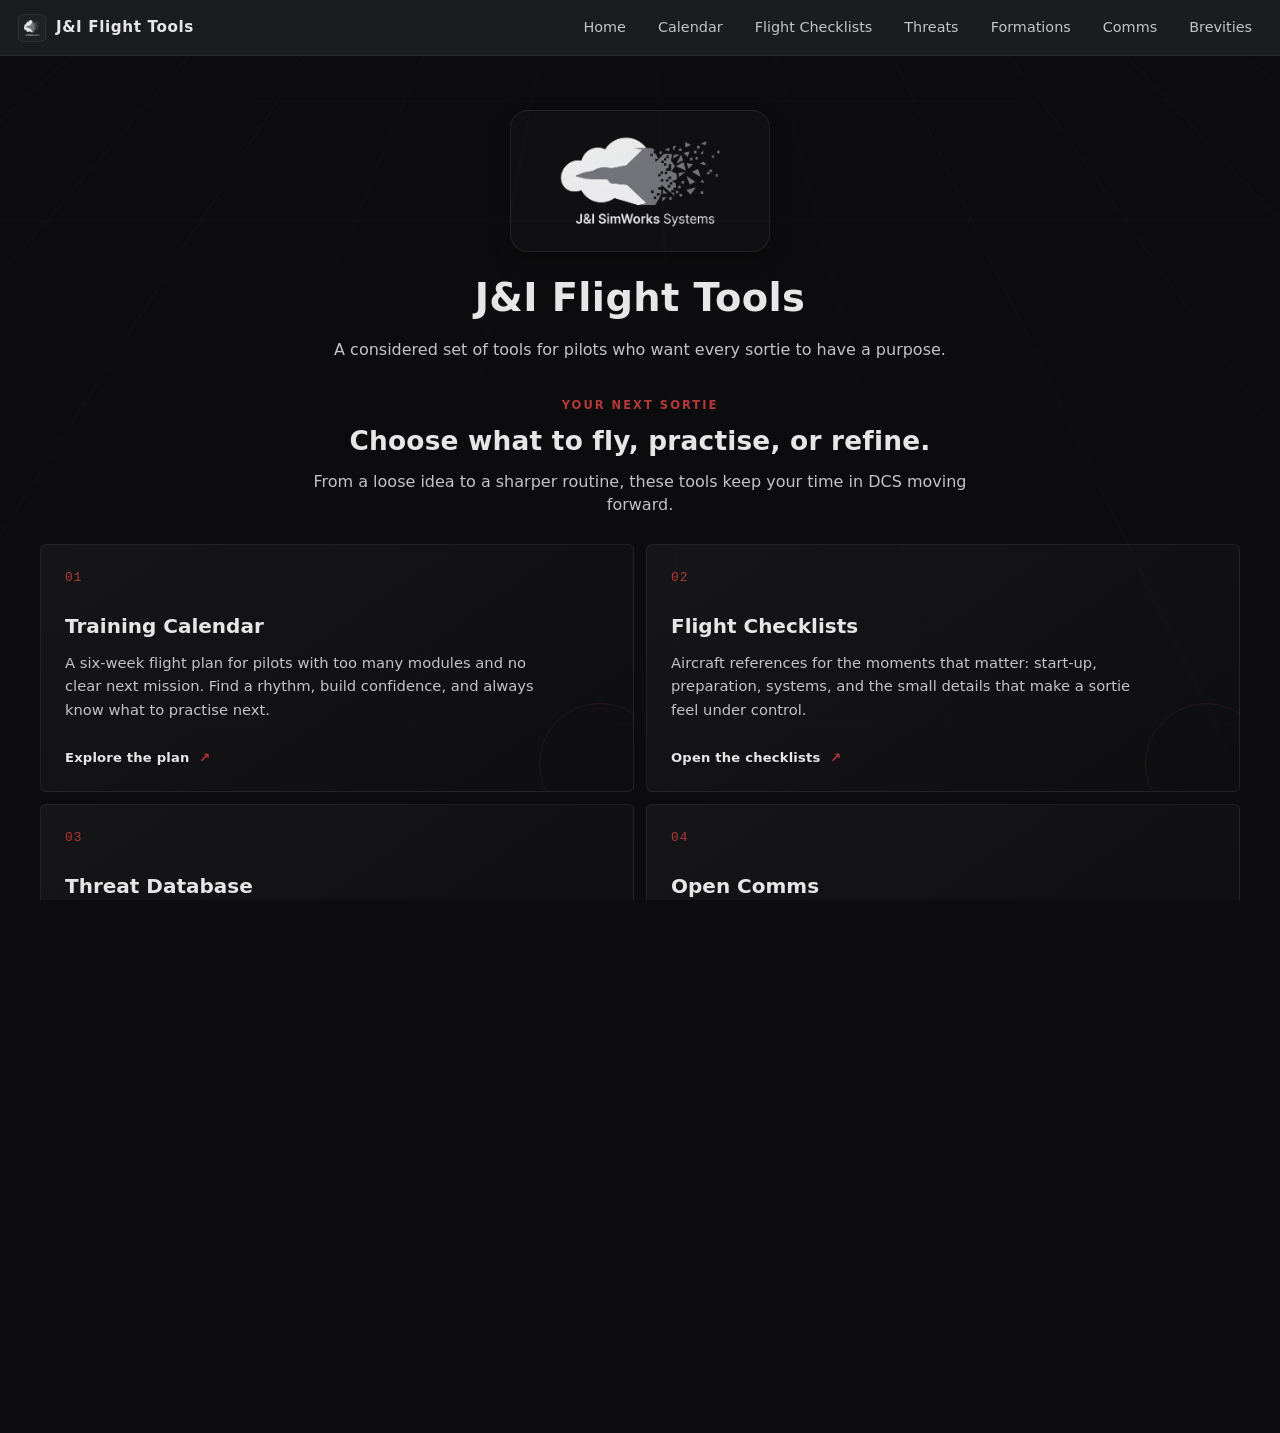
<file: index.html>
<!-- ===========================
     FILE: index.html
     =========================== -->
<!doctype html>
<html lang="es">
<head>
  <meta charset="utf-8">
  <meta name="viewport" content="width=device-width,initial-scale=1">
  <link rel="stylesheet" href="assets/css/styles.css">
</head>
<body data-page="inicio" class="splash-active">
  <div class="splash-screen" id="splash-screen" aria-label="Welcome to J&I Flight Tools">
    <div class="splash-content">
      <div class="splash-mark">
        <span class="splash-corner splash-corner-top" aria-hidden="true"></span>
        <img src="assets/jisw-logo.png" alt="" class="splash-logo">
        <span class="splash-corner splash-corner-bottom" aria-hidden="true"></span>
      </div>
      <span class="splash-kicker">Welcome</span>
      <span class="splash-title">J&amp;I Flight Tools</span>
      <span class="splash-message">Your DCS World flight toolkit</span>
    </div>
  </div>
  <div id="site-nav-root"></div>

  <div class="home-dynamic-grid" aria-hidden="true">
    <div class="home-dynamic-grid-plane"></div>
    <div class="home-dynamic-grid-scan"></div>
    <span class="home-flight-triangle home-flight-triangle-one"></span>
    <span class="home-flight-triangle home-flight-triangle-two"></span>
    <span class="home-flight-triangle home-flight-triangle-three"></span>
    <span class="home-flight-triangle home-flight-triangle-reverse home-flight-triangle-reverse-one"></span>
    <span class="home-flight-triangle home-flight-triangle-reverse home-flight-triangle-reverse-two"></span>
    <span class="home-flight-triangle home-flight-triangle-reverse home-flight-triangle-reverse-three"></span>
  </div>

  <header class="hero" id="inicio">
    <div class="container">
      <div class="hero-logo-wrap">
        <img src="assets/jisw-logo.png" alt="J&I SimWorks Systems logo" class="hero-logo">
      </div>
      <h1>J&amp;I Flight Tools</h1>
      <p class="hero-intro">A considered set of tools for pilots who want every sortie to have a purpose.</p>
    </div>
  </header>

  <main class="home-main">
    <section class="tool-shelf" aria-labelledby="tool-shelf-title">
      <div class="tool-shelf-heading">
        <span class="section-kicker">Your next sortie</span>
        <h2 id="tool-shelf-title">Choose what to fly, practise, or refine.</h2>
        <p>From a loose idea to a sharper routine, these tools keep your time in DCS moving forward.</p>
      </div>

      <div class="tool-grid">
        <a class="tool-card" href="calendar.html">
          <span class="tool-number">01</span>
          <span class="tool-card-title">Training Calendar</span>
          <span class="tool-card-description">A six-week flight plan for pilots with too many modules and no clear next mission. Find a rhythm, build confidence, and always know what to practise next.</span>
          <span class="tool-card-link">Explore the plan <span aria-hidden="true">↗</span></span>
        </a>
        <a class="tool-card" href="flight-checklists.html">
          <span class="tool-number">02</span>
          <span class="tool-card-title">Flight Checklists</span>
          <span class="tool-card-description">Aircraft references for the moments that matter: start-up, preparation, systems, and the small details that make a sortie feel under control.</span>
          <span class="tool-card-link">Open the checklists <span aria-hidden="true">↗</span></span>
        </a>
        <a class="tool-card" href="threat-database.html">
          <span class="tool-number">03</span>
          <span class="tool-card-title">Threat Database</span>
          <span class="tool-card-description">A field reference for reading the battlespace: surface threats, radars, missiles, naval systems, and airborne dangers in one searchable view.</span>
          <span class="tool-card-link">Read the threat picture <span aria-hidden="true">↗</span></span>
        </a>
        <a class="tool-card" href="comms.html">
          <span class="tool-number">04</span>
          <span class="tool-card-title">Open Comms</span>
          <span class="tool-card-description">Practical radio language for clearer coordination in the air, from the first call to the last transmission of the mission.</span>
          <span class="tool-card-link">Tune your comms <span aria-hidden="true">↗</span></span>
        </a>
        <a class="tool-card" href="brevities.html">
          <span class="tool-number">05</span>
          <span class="tool-card-title">Brevities</span>
          <span class="tool-card-description">A quick-reference glossary for the words and calls that keep a formation, an intercept, or a strike package on the same page.</span>
          <span class="tool-card-link">Browse the glossary <span aria-hidden="true">↗</span></span>
        </a>
        <a class="tool-card" href="formations.html">
          <span class="tool-number">06</span>
          <span class="tool-card-title">Formations</span>
          <span class="tool-card-description">Official military aviation formations with exact aircraft positions, attack geometries, and top-down visual references.</span>
          <span class="tool-card-link">Study the formations <span aria-hidden="true">↗</span></span>
        </a>
      </div>
    </section>
  </main>

  <script src="assets/js/site-config.js"></script>
  <script src="assets/js/shared-nav.js"></script>
  <script src="assets/js/main.js"></script>
</body>
</html>
</file>
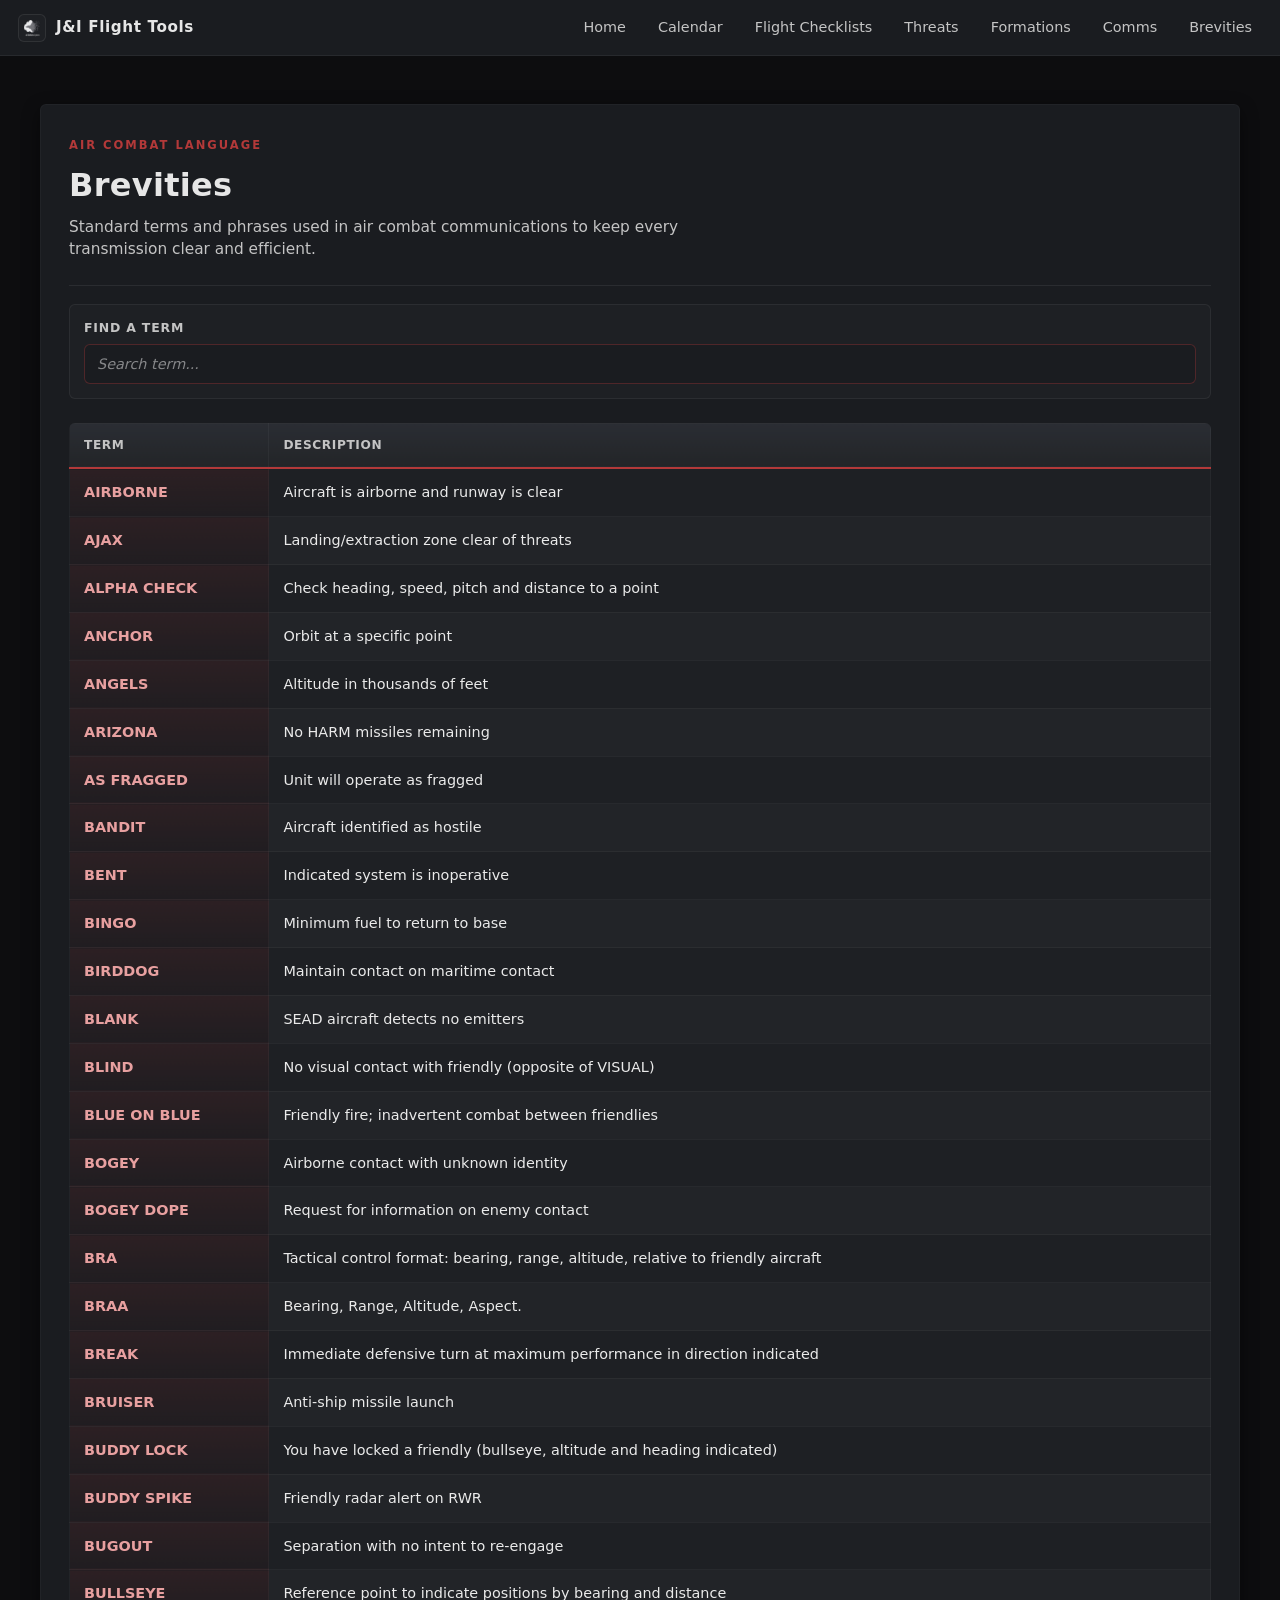
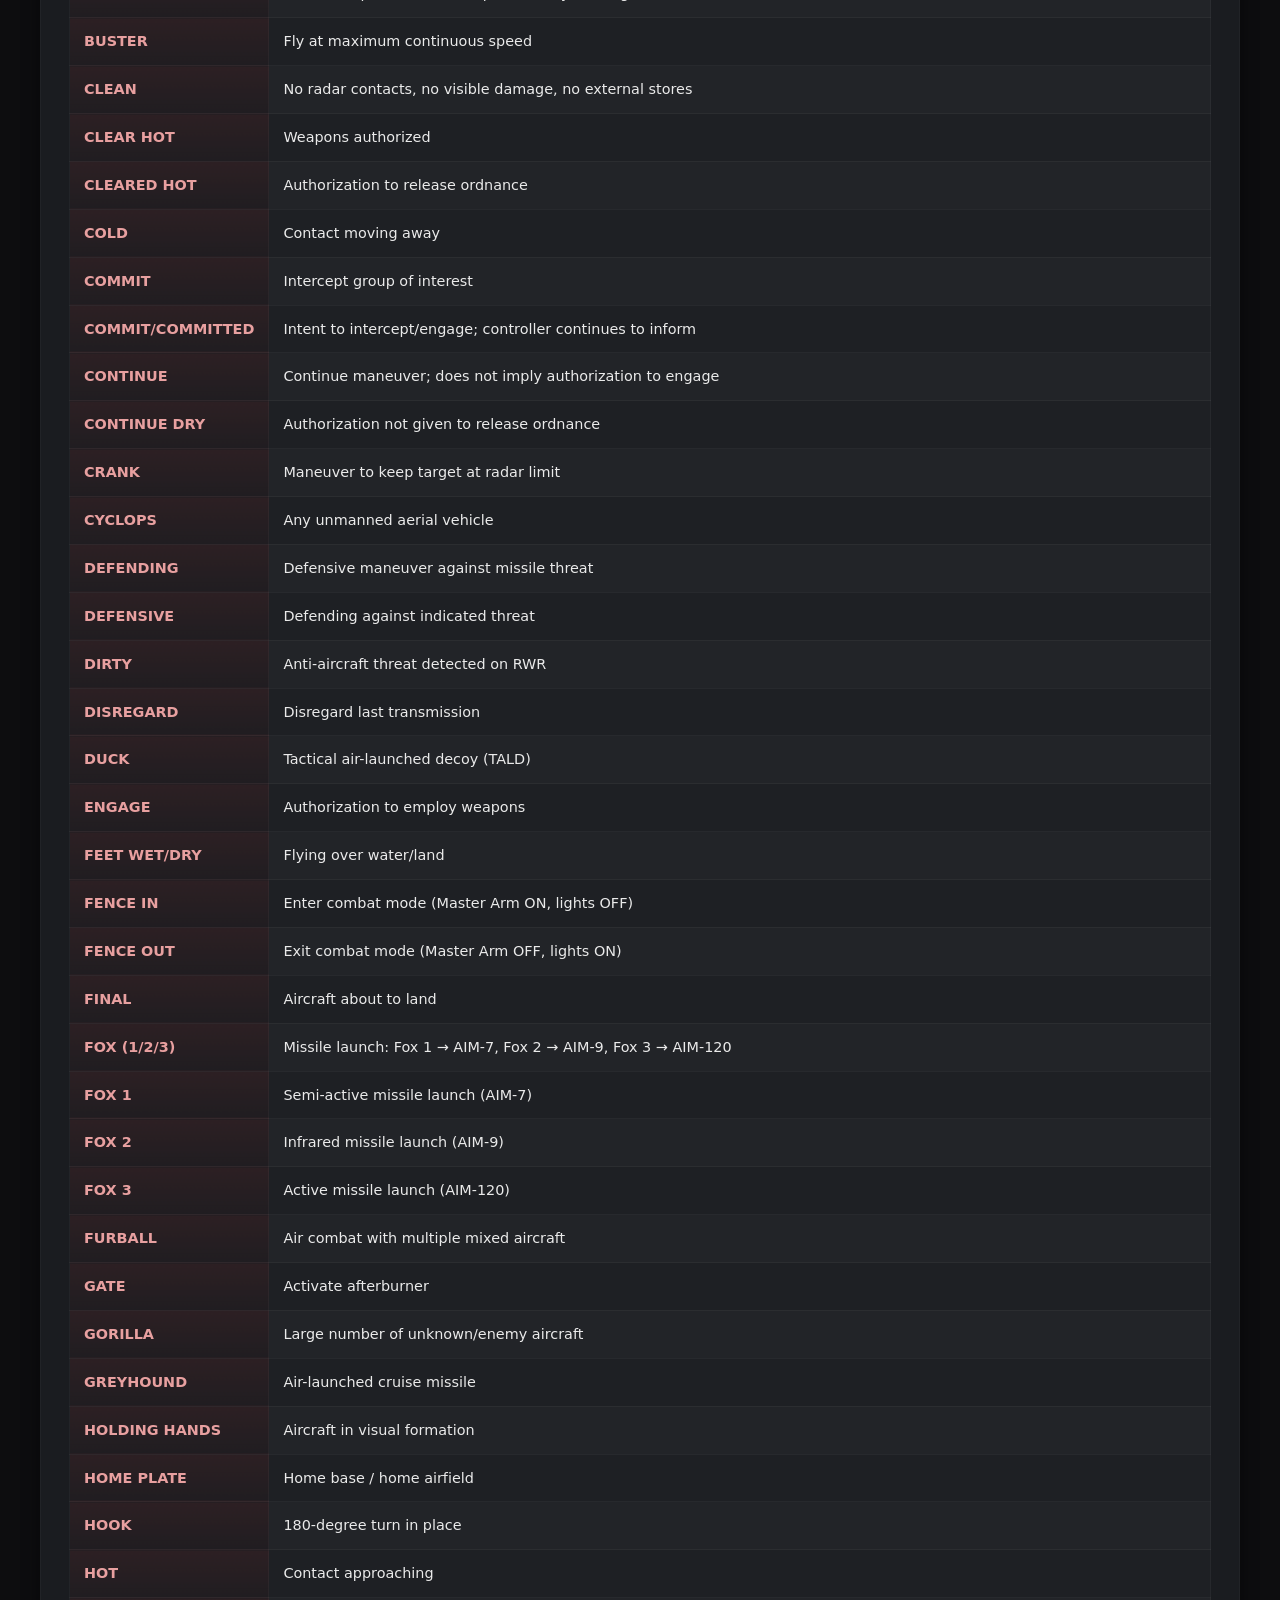
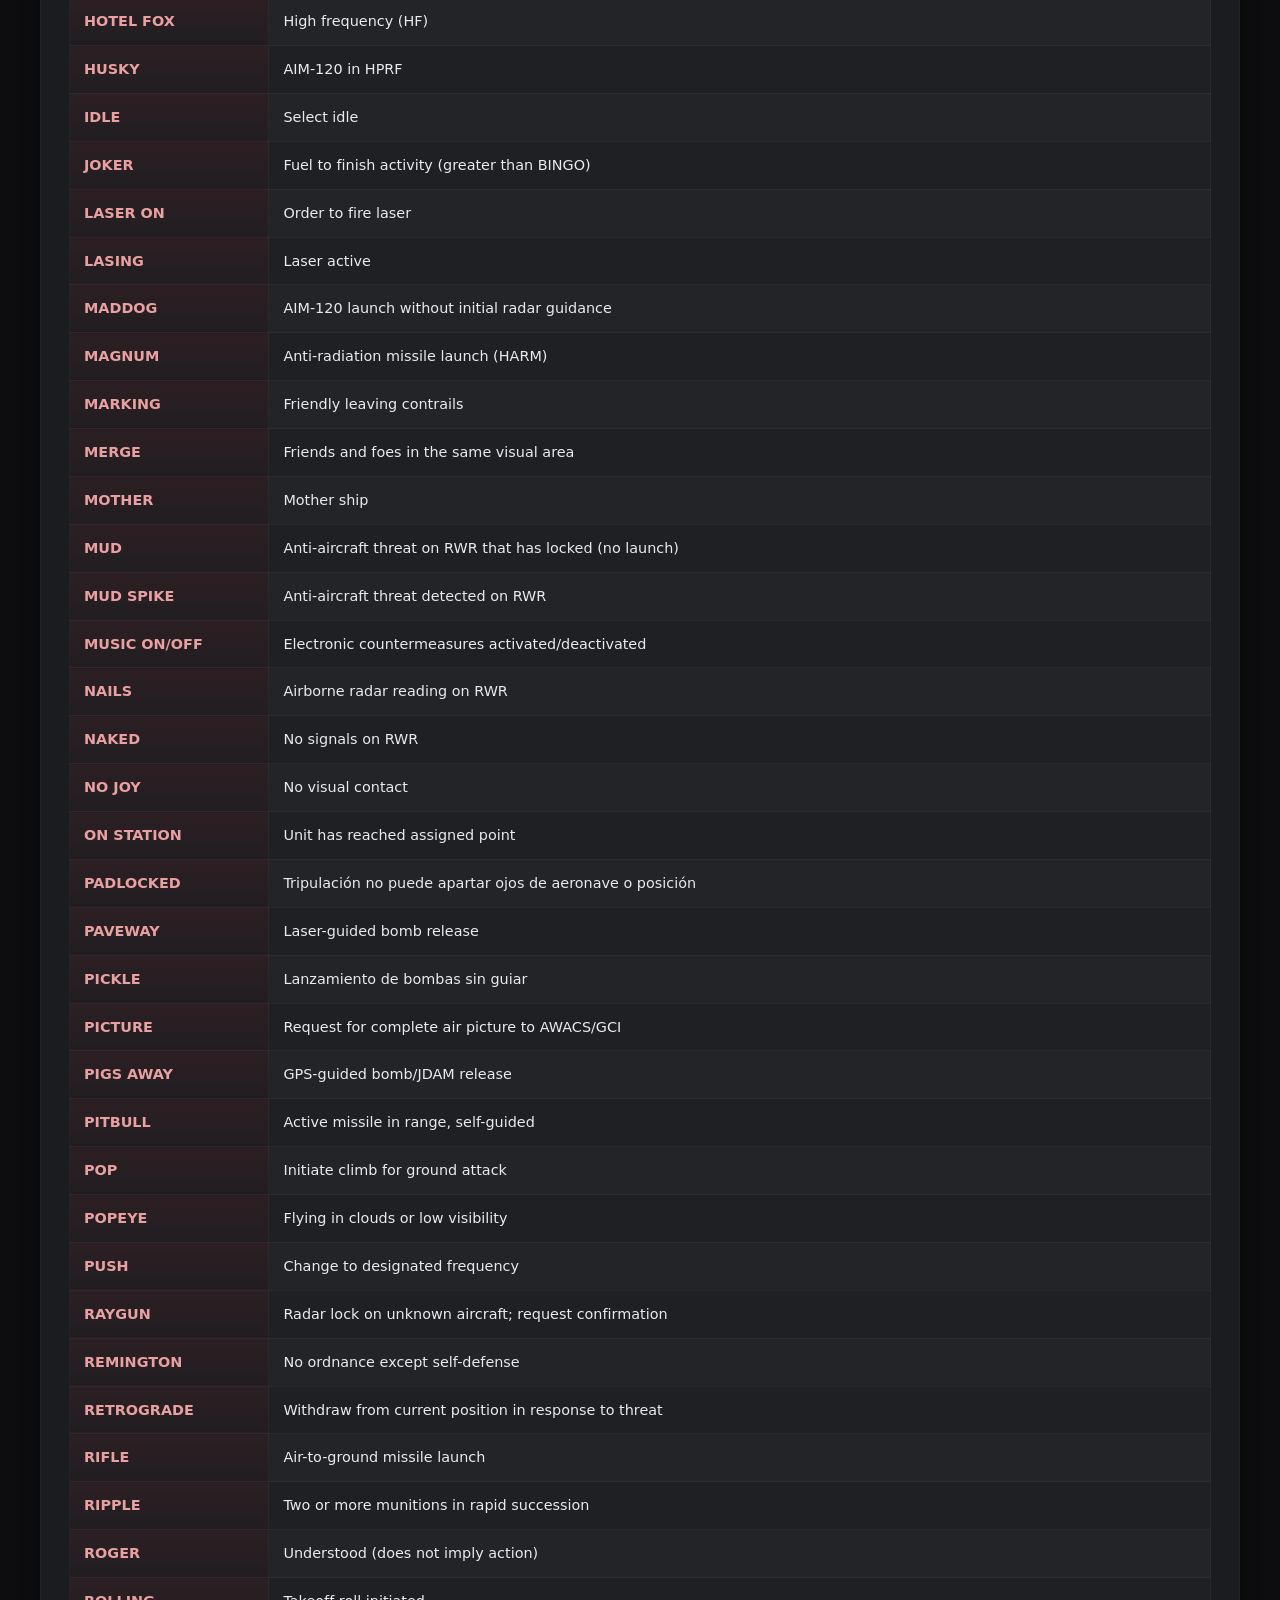
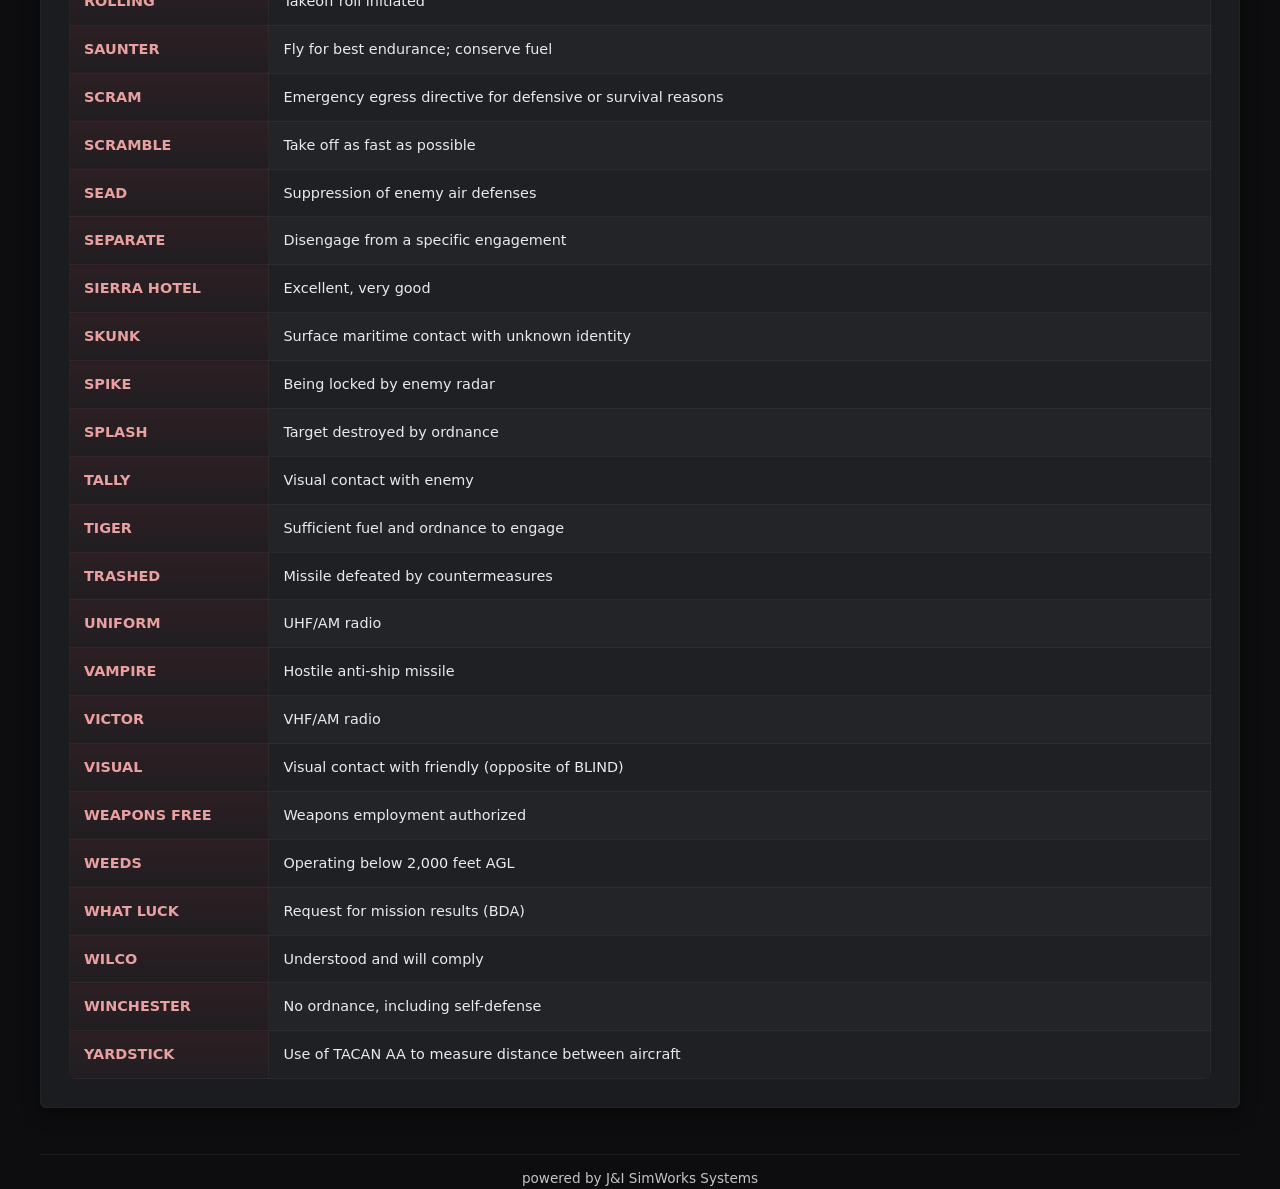
<file: brevities.html>
<!-- ===========================
     FILE: brevities.html
     =========================== -->
<!doctype html>
<html lang="es">
<head>
  <meta charset="utf-8">
  <meta name="viewport" content="width=device-width,initial-scale=1">
  <link rel="stylesheet" href="assets/css/styles.css">
</head>
<body data-page="brevities">
  <div id="site-nav-root"></div>

  <main class="brevities-page">
    <section class="panel brevities-panel">
      <header class="brevities-header">
        <span class="section-kicker">Air combat language</span>
        <h1>Brevities</h1>
        <p>Standard terms and phrases used in air combat communications to keep every transmission clear and efficient.</p>
      </header>

      <div class="search-wrapper brevities-search">
        <label for="brevities-search">Find a term</label>
        <input type="text" id="brevities-search" class="search-input" placeholder="Search term..." aria-label="Search brevity term">
      </div>

      <div class="table-wrapper" style="margin-top:24px">
        <table class="kneeboard-table brevities-table" aria-label="Glosario de términos de aviación">
          <thead>
            <tr>
              <th>Term</th>
              <th>Description</th>
            </tr>
          </thead>
          <tbody>
            <tr>
              <td>AIRBORNE</td>
              <td>Aircraft is airborne and runway is clear</td>
            </tr>
            <tr>
              <td>AJAX</td>
              <td>Landing/extraction zone clear of threats</td>
            </tr>
            <tr>
              <td>ALPHA CHECK</td>
              <td>Check heading, speed, pitch and distance to a point</td>
            </tr>
            <tr>
              <td>ANCHOR</td>
              <td>Orbit at a specific point</td>
            </tr>
            <tr>
              <td>ANGELS</td>
              <td>Altitude in thousands of feet</td>
            </tr>
            <tr>
              <td>ARIZONA</td>
              <td>No HARM missiles remaining</td>
            </tr>
            <tr>
              <td>AS FRAGGED</td>
              <td>Unit will operate as fragged</td>
            </tr>
            <tr>
              <td>BANDIT</td>
              <td>Aircraft identified as hostile</td>
            </tr>
            <tr>
              <td>BENT</td>
              <td>Indicated system is inoperative</td>
            </tr>
            <tr>
              <td>BINGO</td>
              <td>Minimum fuel to return to base</td>
            </tr>
            <tr>
              <td>BIRDDOG</td>
              <td>Maintain contact on maritime contact</td>
            </tr>
            <tr>
              <td>BLANK</td>
              <td>SEAD aircraft detects no emitters</td>
            </tr>
            <tr>
              <td>BLIND</td>
              <td>No visual contact with friendly (opposite of VISUAL)</td>
            </tr>
            <tr>
              <td>BLUE ON BLUE</td>
              <td>Friendly fire; inadvertent combat between friendlies</td>
            </tr>
            <tr>
              <td>BOGEY</td>
              <td>Airborne contact with unknown identity</td>
            </tr>
            <tr>
              <td>BOGEY DOPE</td>
              <td>Request for information on enemy contact</td>
            </tr>
            <tr>
              <td>BRA</td>
              <td>Tactical control format: bearing, range, altitude, relative to friendly aircraft</td>
            </tr>
            <tr>
              <td>BRAA</td>
              <td>Bearing, Range, Altitude, Aspect.</td>
            </tr>
            <tr>
              <td>BREAK</td>
              <td>Immediate defensive turn at maximum performance in direction indicated</td>
            </tr>
            <tr>
              <td>BRUISER</td>
              <td>Anti-ship missile launch</td>
            </tr>
            <tr>
              <td>BUDDY LOCK</td>
              <td>You have locked a friendly (bullseye, altitude and heading indicated)</td>
            </tr>
            <tr>
              <td>BUDDY SPIKE</td>
              <td>Friendly radar alert on RWR</td>
            </tr>
            <tr>
              <td>BUGOUT</td>
              <td>Separation with no intent to re-engage</td>
            </tr>
            <tr>
              <td>BULLSEYE</td>
              <td>Reference point to indicate positions by bearing and distance</td>
            </tr>
            <tr>
              <td>BUSTER</td>
              <td>Fly at maximum continuous speed</td>
            </tr>
            <tr>
              <td>CLEAN</td>
              <td>No radar contacts, no visible damage, no external stores</td>
            </tr>
            <tr>
              <td>CLEAR HOT</td>
              <td>Weapons authorized</td>
            </tr>
            <tr>
              <td>CLEARED HOT</td>
              <td>Authorization to release ordnance</td>
            </tr>
            <tr>
              <td>COLD</td>
              <td>Contact moving away</td>
            </tr>
            <tr>
              <td>COMMIT</td>
              <td>Intercept group of interest</td>
            </tr>
            <tr>
              <td>COMMIT/COMMITTED</td>
              <td>Intent to intercept/engage; controller continues to inform</td>
            </tr>
            <tr>
              <td>CONTINUE</td>
              <td>Continue maneuver; does not imply authorization to engage</td>
            </tr>
            <tr>
              <td>CONTINUE DRY</td>
              <td>Authorization not given to release ordnance</td>
            </tr>
            <tr>
              <td>CRANK</td>
              <td>Maneuver to keep target at radar limit</td>
            </tr>
            <tr>
              <td>CYCLOPS</td>
              <td>Any unmanned aerial vehicle</td>
            </tr>
            <tr>
              <td>DEFENDING</td>
              <td>Defensive maneuver against missile threat</td>
            </tr>
            <tr>
              <td>DEFENSIVE</td>
              <td>Defending against indicated threat</td>
            </tr>
            <tr>
              <td>DIRTY</td>
              <td>Anti-aircraft threat detected on RWR</td>
            </tr>
            <tr>
              <td>DISREGARD</td>
              <td>Disregard last transmission</td>
            </tr>
            <tr>
              <td>DUCK</td>
              <td>Tactical air-launched decoy (TALD)</td>
            </tr>
            <tr>
              <td>ENGAGE</td>
              <td>Authorization to employ weapons</td>
            </tr>
            <tr>
              <td>FEET WET/DRY</td>
              <td>Flying over water/land</td>
            </tr>
            <tr>
              <td>FENCE IN</td>
              <td>Enter combat mode (Master Arm ON, lights OFF)</td>
            </tr>
            <tr>
              <td>FENCE OUT</td>
              <td>Exit combat mode (Master Arm OFF, lights ON)</td>
            </tr>
            <tr>
              <td>FINAL</td>
              <td>Aircraft about to land</td>
            </tr>
            <tr>
              <td>FOX (1/2/3)</td>
              <td>Missile launch: Fox 1 → AIM-7, Fox 2 → AIM-9, Fox 3 → AIM-120</td>
            </tr>
            <tr>
              <td>FOX 1</td>
              <td>Semi-active missile launch (AIM-7)</td>
            </tr>
            <tr>
              <td>FOX 2</td>
              <td>Infrared missile launch (AIM-9)</td>
            </tr>
            <tr>
              <td>FOX 3</td>
              <td>Active missile launch (AIM-120)</td>
            </tr>
            <tr>
              <td>FURBALL</td>
              <td>Air combat with multiple mixed aircraft</td>
            </tr>
            <tr>
              <td>GATE</td>
              <td>Activate afterburner</td>
            </tr>
            <tr>
              <td>GORILLA</td>
              <td>Large number of unknown/enemy aircraft</td>
            </tr>
            <tr>
              <td>GREYHOUND</td>
              <td>Air-launched cruise missile</td>
            </tr>
            <tr>
              <td>HOLDING HANDS</td>
              <td>Aircraft in visual formation</td>
            </tr>
            <tr>
              <td>HOME PLATE</td>
              <td>Home base / home airfield</td>
            </tr>
            <tr>
              <td>HOOK</td>
              <td>180-degree turn in place</td>
            </tr>
            <tr>
              <td>HOT</td>
              <td>Contact approaching</td>
            </tr>
            <tr>
              <td>HOTEL FOX</td>
              <td>High frequency (HF)</td>
            </tr>
            <tr>
              <td>HUSKY</td>
              <td>AIM-120 in HPRF</td>
            </tr>
            <tr>
              <td>IDLE</td>
              <td>Select idle</td>
            </tr>
            <tr>
              <td>JOKER</td>
              <td>Fuel to finish activity (greater than BINGO)</td>
            </tr>
            <tr>
              <td>LASER ON</td>
              <td>Order to fire laser</td>
            </tr>
            <tr>
              <td>LASING</td>
              <td>Laser active</td>
            </tr>
            <tr>
              <td>MADDOG</td>
              <td>AIM-120 launch without initial radar guidance</td>
            </tr>
            <tr>
              <td>MAGNUM</td>
              <td>Anti-radiation missile launch (HARM)</td>
            </tr>
            <tr>
              <td>MARKING</td>
              <td>Friendly leaving contrails</td>
            </tr>
            <tr>
              <td>MERGE</td>
              <td>Friends and foes in the same visual area</td>
            </tr>
            <tr>
              <td>MOTHER</td>
              <td>Mother ship</td>
            </tr>
            <tr>
              <td>MUD</td>
              <td>Anti-aircraft threat on RWR that has locked (no launch)</td>
            </tr>
            <tr>
              <td>MUD SPIKE</td>
              <td>Anti-aircraft threat detected on RWR</td>
            </tr>
            <tr>
              <td>MUSIC ON/OFF</td>
              <td>Electronic countermeasures activated/deactivated</td>
            </tr>
            <tr>
              <td>NAILS</td>
              <td>Airborne radar reading on RWR</td>
            </tr>
            <tr>
              <td>NAKED</td>
              <td>No signals on RWR</td>
            </tr>
            <tr>
              <td>NO JOY</td>
              <td>No visual contact</td>
            </tr>
            <tr>
              <td>ON STATION</td>
              <td>Unit has reached assigned point</td>
            </tr>
            <tr>
              <td>PADLOCKED</td>
              <td>Tripulación no puede apartar ojos de aeronave o posición</td>
            </tr>
            <tr>
              <td>PAVEWAY</td>
              <td>Laser-guided bomb release</td>
            </tr>
            <tr>
              <td>PICKLE</td>
              <td>Lanzamiento de bombas sin guiar</td>
            </tr>
            <tr>
              <td>PICTURE</td>
              <td>Request for complete air picture to AWACS/GCI</td>
            </tr>
            <tr>
              <td>PIGS AWAY</td>
              <td>GPS-guided bomb/JDAM release</td>
            </tr>
            <tr>
              <td>PITBULL</td>
              <td>Active missile in range, self-guided</td>
            </tr>
            <tr>
              <td>POP</td>
              <td>Initiate climb for ground attack</td>
            </tr>
            <tr>
              <td>POPEYE</td>
              <td>Flying in clouds or low visibility</td>
            </tr>
            <tr>
              <td>PUSH</td>
              <td>Change to designated frequency</td>
            </tr>
            <tr>
              <td>RAYGUN</td>
              <td>Radar lock on unknown aircraft; request confirmation</td>
            </tr>
            <tr>
              <td>REMINGTON</td>
              <td>No ordnance except self-defense</td>
            </tr>
            <tr>
              <td>RETROGRADE</td>
              <td>Withdraw from current position in response to threat</td>
            </tr>
            <tr>
              <td>RIFLE</td>
              <td>Air-to-ground missile launch</td>
            </tr>
            <tr>
              <td>RIPPLE</td>
              <td>Two or more munitions in rapid succession</td>
            </tr>
            <tr>
              <td>ROGER</td>
              <td>Understood (does not imply action)</td>
            </tr>
            <tr>
              <td>ROLLING</td>
              <td>Takeoff roll initiated</td>
            </tr>
            <tr>
              <td>SAUNTER</td>
              <td>Fly for best endurance; conserve fuel</td>
            </tr>
            <tr>
              <td>SCRAM</td>
              <td>Emergency egress directive for defensive or survival reasons</td>
            </tr>
            <tr>
              <td>SCRAMBLE</td>
              <td>Take off as fast as possible</td>
            </tr>
            <tr>
              <td>SEAD</td>
              <td>Suppression of enemy air defenses</td>
            </tr>
            <tr>
              <td>SEPARATE</td>
              <td>Disengage from a specific engagement</td>
            </tr>
            <tr>
              <td>SIERRA HOTEL</td>
              <td>Excellent, very good</td>
            </tr>
            <tr>
              <td>SKUNK</td>
              <td>Surface maritime contact with unknown identity</td>
            </tr>
            <tr>
              <td>SPIKE</td>
              <td>Being locked by enemy radar</td>
            </tr>
            <tr>
              <td>SPLASH</td>
              <td>Target destroyed by ordnance</td>
            </tr>
            <tr>
              <td>TALLY</td>
              <td>Visual contact with enemy</td>
            </tr>
            <tr>
              <td>TIGER</td>
              <td>Sufficient fuel and ordnance to engage</td>
            </tr>
            <tr>
              <td>TRASHED</td>
              <td>Missile defeated by countermeasures</td>
            </tr>
            <tr>
              <td>UNIFORM</td>
              <td>UHF/AM radio</td>
            </tr>
            <tr>
              <td>VAMPIRE</td>
              <td>Hostile anti-ship missile</td>
            </tr>
            <tr>
              <td>VICTOR</td>
              <td>VHF/AM radio</td>
            </tr>
            <tr>
              <td>VISUAL</td>
              <td>Visual contact with friendly (opposite of BLIND)</td>
            </tr>
            <tr>
              <td>WEAPONS FREE</td>
              <td>Weapons employment authorized</td>
            </tr>
            <tr>
              <td>WEEDS</td>
              <td>Operating below 2,000 feet AGL</td>
            </tr>
            <tr>
              <td>WHAT LUCK</td>
              <td>Request for mission results (BDA)</td>
            </tr>
            <tr>
              <td>WILCO</td>
              <td>Understood and will comply</td>
            </tr>
            <tr>
              <td>WINCHESTER</td>
              <td>No ordnance, including self-defense</td>
            </tr>
            <tr>
              <td>YARDSTICK</td>
              <td>Use of TACAN AA to measure distance between aircraft</td>
            </tr>
            </tbody>
        </table>
      </div>
    </section>
  </main>

  <script src="assets/js/site-config.js"></script>
  <script src="assets/js/shared-nav.js"></script>
  <script src="assets/js/main.js"></script>
  <script>
    document.addEventListener('DOMContentLoaded', function() {
      const searchInput = document.getElementById('brevities-search');
      const table = document.querySelector('.kneeboard-table');
      if (!searchInput || !table) return;
      const tbody = table.querySelector('tbody');
      if (!tbody) return;
      const rows = tbody.querySelectorAll('tr');

      searchInput.addEventListener('input', function() {
        const searchTerm = this.value.toLowerCase();

        rows.forEach(row => {
          const termCell = row.querySelector('td:first-child');
          const term = termCell.textContent.toLowerCase();

          if (term.includes(searchTerm)) {
            row.style.display = '';
          } else {
            row.style.display = 'none';
          }
        });
      });
    });
  </script>
</body>
</html>
</file>
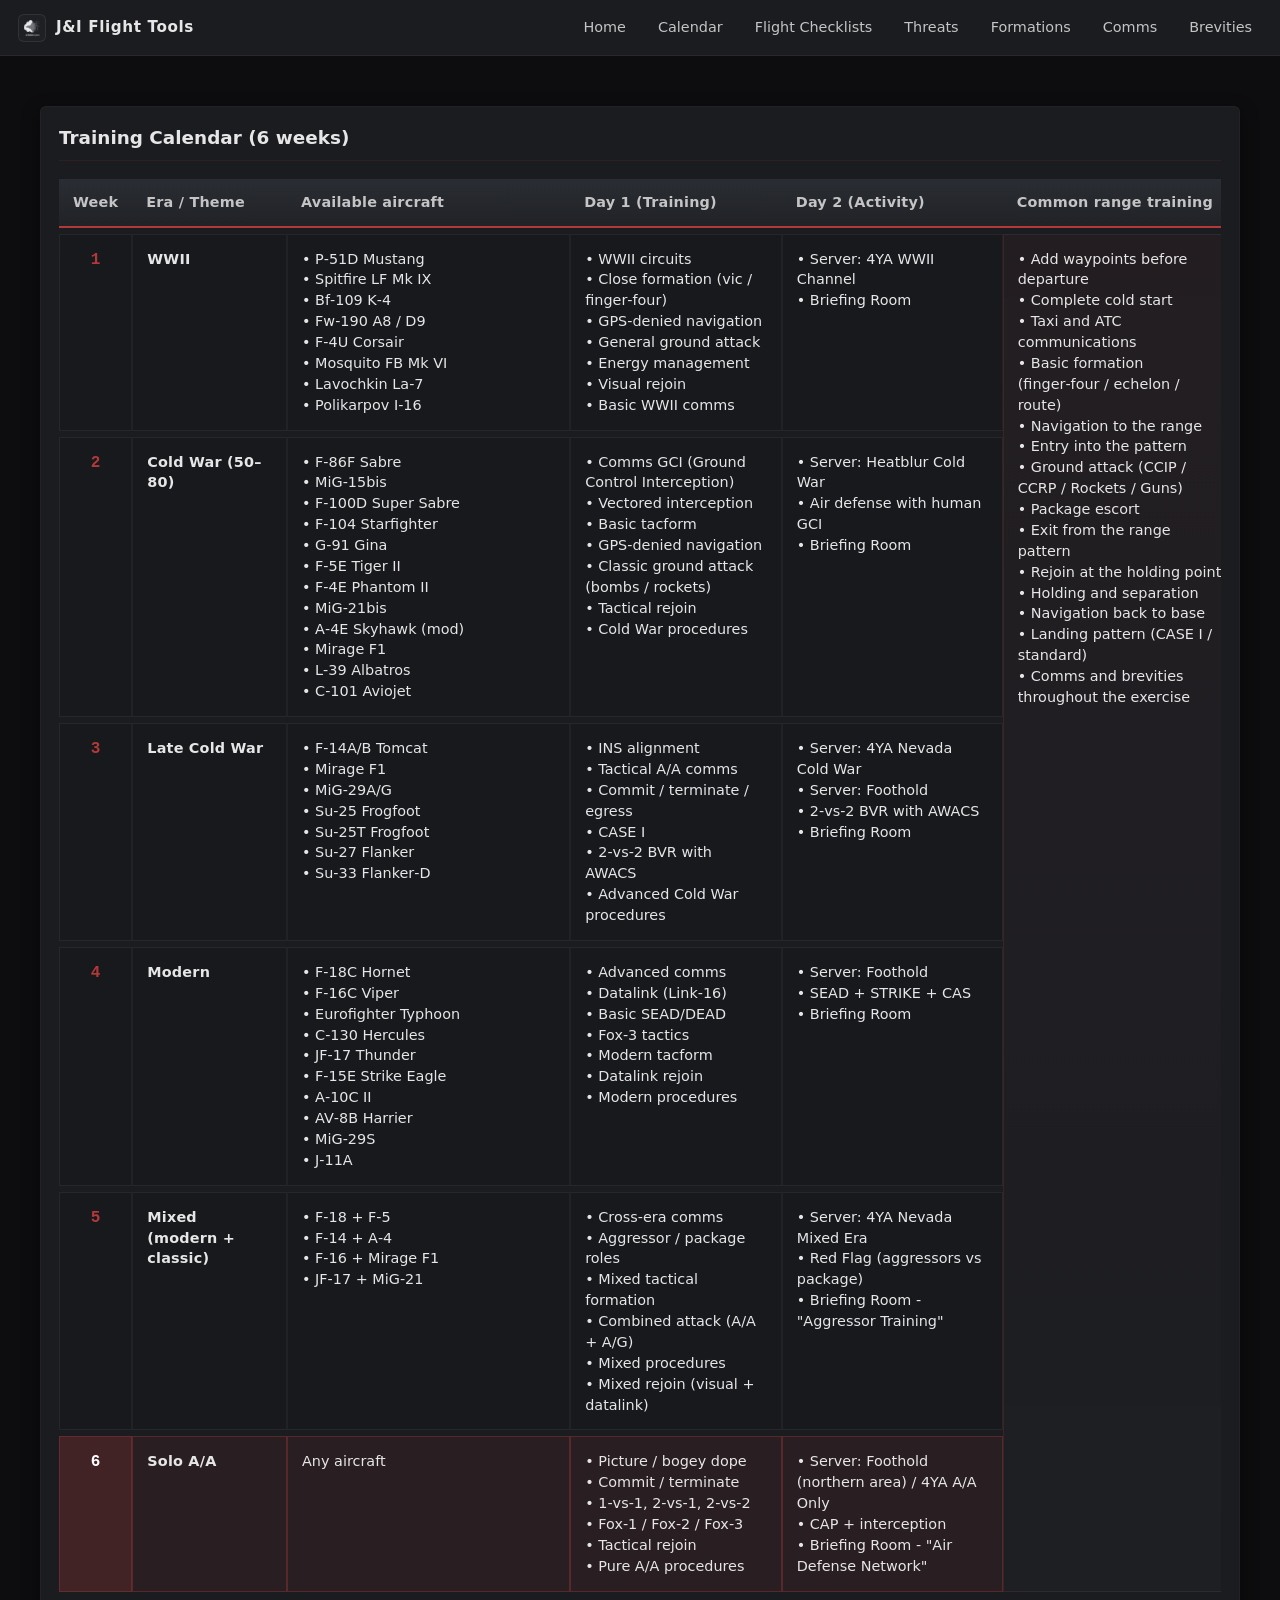
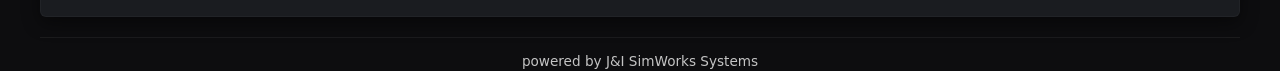
<file: calendar.html>
<!-- ===========================
    FILE: calendar.html
     =========================== -->
<!doctype html>
<html lang="en">
<head>
  <meta charset="utf-8">
  <meta name="viewport" content="width=device-width,initial-scale=1">
  <link rel="stylesheet" href="assets/css/styles.css">
</head>
<body data-page="calendar">
  <div id="site-nav-root"></div>

  <main style="padding-top:86px">
    <section class="panel">
      <h2>Training Calendar (6 weeks)</h2>

      <div class="table-wrapper" style="margin-top:12px">
        <!-- COMPLETE TABLE -->
        <table class="kneeboard-table calendar-table" aria-label="6-week training calendar">
          <thead>
            <tr>
              <th>Week</th>
              <th>Era / Theme</th>
              <th>Available aircraft</th>
              <th>Day 1 (Training)</th>
              <th>Day 2 (Activity)</th>
              <th>Common range training</th>
            </tr>
          </thead>

          <tbody>

            <!-- Week 1 -->
            <tr>
              <td>1</td>
              <td>WWII</td>
              <td>
                <ul class="aircraft-list">
                  <li>P‑51D Mustang</li>
                  <li>Spitfire LF Mk IX</li>
                  <li>Bf‑109 K‑4</li>
                  <li>Fw‑190 A8 / D9</li>
                  <li>F‑4U Corsair</li>
                  <li>Mosquito FB Mk VI</li>
                  <li>Lavochkin La‑7</li>
                  <li>Polikarpov I‑16</li>
                </ul>
              </td>
              <td>
                • WWII circuits<br>
                • Close formation (vic / finger‑four)<br>
                • GPS-denied navigation<br>
                • General ground attack<br>
                • Energy management<br>
                • Visual rejoin<br>
                • Basic WWII comms
              </td>
              <td>
                • Server: 4YA WWII Channel<br>
                • Briefing Room
              </td>
              <td class="common-training" rowspan="6">
                • Add waypoints before departure<br>
                • Complete cold start<br>
                • Taxi and ATC communications<br>
                • Basic formation (finger‑four / echelon / route)<br>
                • Navigation to the range<br>
                • Entry into the pattern<br>
                • Ground attack (CCIP / CCRP / Rockets / Guns)<br>
                • Package escort<br>
                • Exit from the range pattern<br>
                • Rejoin at the holding point<br>
                • Holding and separation<br>
                • Navigation back to base<br>
                • Landing pattern (CASE I / standard)<br>
                • Comms and brevities throughout the exercise
              </td>
            </tr>

            <!-- Week 2 -->
            <tr>
              <td>2</td>
              <td>Cold War (50–80)</td>
              <td>
                <ul class="aircraft-list">
                  <li>F‑86F Sabre</li>
                  <li>MiG‑15bis</li>
                  <li>F‑100D Super Sabre</li>
                  <li>F‑104 Starfighter</li>
                  <li>G‑91 Gina</li>
                  <li>F‑5E Tiger II</li>
                  <li>F‑4E Phantom II</li>
                  <li>MiG‑21bis</li>
                  <li>A‑4E Skyhawk (mod)</li>
                  <li>Mirage F1</li>
                  <li>L‑39 Albatros</li>
                  <li>C‑101 Aviojet</li>
                </ul>
              </td>
              <td>
                • Comms GCI (Ground Control Interception)<br>
                • Vectored interception<br>
                • Basic tacform<br>
                • GPS-denied navigation<br>
                • Classic ground attack (bombs / rockets)<br>
                • Tactical rejoin<br>
                • Cold War procedures
              </td>
              <td>
                • Server: Heatblur Cold War<br>
                • Air defense with human GCI<br>
                • Briefing Room
              </td>
            </tr>

            <!-- Week 3 -->
            <tr>
              <td>3</td>
              <td>Late Cold War</td>
              <td>
                <ul class="aircraft-list">
                  <li>F‑14A/B Tomcat</li>
                  <li>Mirage F1</li>
                  <li>MiG‑29A/G</li>
                  <li>Su‑25 Frogfoot</li>
                  <li>Su‑25T Frogfoot</li>
                  <li>Su‑27 Flanker</li>
                  <li>Su‑33 Flanker‑D</li>
                </ul>
              </td>
              <td>
                • INS alignment<br>
                • Tactical A/A comms<br>
                • Commit / terminate / egress<br>
                • CASE I<br>
                • 2‑vs‑2 BVR with AWACS<br>
                • Advanced Cold War procedures
              </td>
              <td>
                • Server: 4YA Nevada Cold War<br>
                • Server: Foothold<br>
                • 2‑vs‑2 BVR with AWACS
                • Briefing Room
              </td>
            </tr>

            <!-- Week 4 -->
            <tr>
              <td>4</td>
              <td>Modern</td>
              <td>
                <ul class="aircraft-list">
                  <li>F‑18C Hornet</li>
                  <li>F‑16C Viper</li>
                  <li>Eurofighter Typhoon</li>
                  <li>C‑130 Hercules</li>
                  <li>JF‑17 Thunder</li>
                  <li>F‑15E Strike Eagle</li>
                  <li>A‑10C II</li>
                  <li>AV‑8B Harrier</li>
                  <li>MiG‑29S</li>
                  <li>J‑11A</li>
                </ul>
              </td>
              <td>
                • Advanced comms<br>
                • Datalink (Link‑16)<br>
                • Basic SEAD/DEAD<br>
                • Fox‑3 tactics<br>
                • Modern tacform<br>
                • Datalink rejoin<br>
                • Modern procedures
              </td>
              <td>
                • Server: Foothold<br>
                • SEAD + STRIKE + CAS<br>
                • Briefing Room
              </td>
            </tr>

            <!-- Week 5 -->
            <tr>
              <td>5</td>
              <td>Mixed (modern + classic)</td>
              <td>
                <ul class="aircraft-list">
                  <li>F‑18 + F‑5</li>
                  <li>F‑14 + A‑4</li>
                  <li>F‑16 + Mirage F1</li>
                  <li>JF‑17 + MiG‑21</li>
                </ul>
              </td>
              <td>
                • Cross-era comms<br>
                • Aggressor / package roles<br>
                • Mixed tactical formation<br>
                • Combined attack (A/A + A/G)<br>
                • Mixed procedures<br>
                • Mixed rejoin (visual + datalink)
              </td>
              <td>
                • Server: 4YA Nevada Mixed Era<br>
                • Red Flag (aggressors vs package)<br>
                • Briefing Room - "Aggressor Training"
              </td>
            </tr>

            <!-- Week 6 -->
            <tr>
              <td>6</td>
              <td>Solo A/A</td>
              <td>
                Any aircraft
              </td>
              <td>
                • Picture / bogey dope<br>
                • Commit / terminate<br>
                • 1‑vs‑1, 2‑vs‑1, 2‑vs‑2<br>
                • Fox‑1 / Fox‑2 / Fox‑3<br>
                • Tactical rejoin<br>
                • Pure A/A procedures
              </td>
              <td>
                • Server: Foothold (northern area) / 4YA A/A Only<br>
                • CAP + interception<br>
                • Briefing Room - "Air Defense Network"
              </td>
            </tr>

          </tbody>
        </table>
      </div>
    </section>
  </main>

  <script src="assets/js/site-config.js"></script>
    <script src="assets/js/shared-nav.js"></script>
    <script src="assets/js/main.js"></script>
  <script>
    (function () {
      const trainingStartDate = new Date('2026-09-14T00:00:00');
      const today = new Date();
      const msPerDay = 1000 * 60 * 60 * 24;
      const diffDays = Math.floor((today - trainingStartDate) / msPerDay);
      const totalWeeks = 6;
      const activeWeek = Math.max(1, Math.min(totalWeeks, Math.floor(diffDays / 7) + 1));

      const rows = document.querySelectorAll('.kneeboard-table tbody tr');
      rows.forEach(function (row, index) {
        const weekNumber = index + 1;
        if (weekNumber === activeWeek) {
          row.classList.add('week-active');
        }
      });
    })();
  </script>
</body>
</html>
</file>
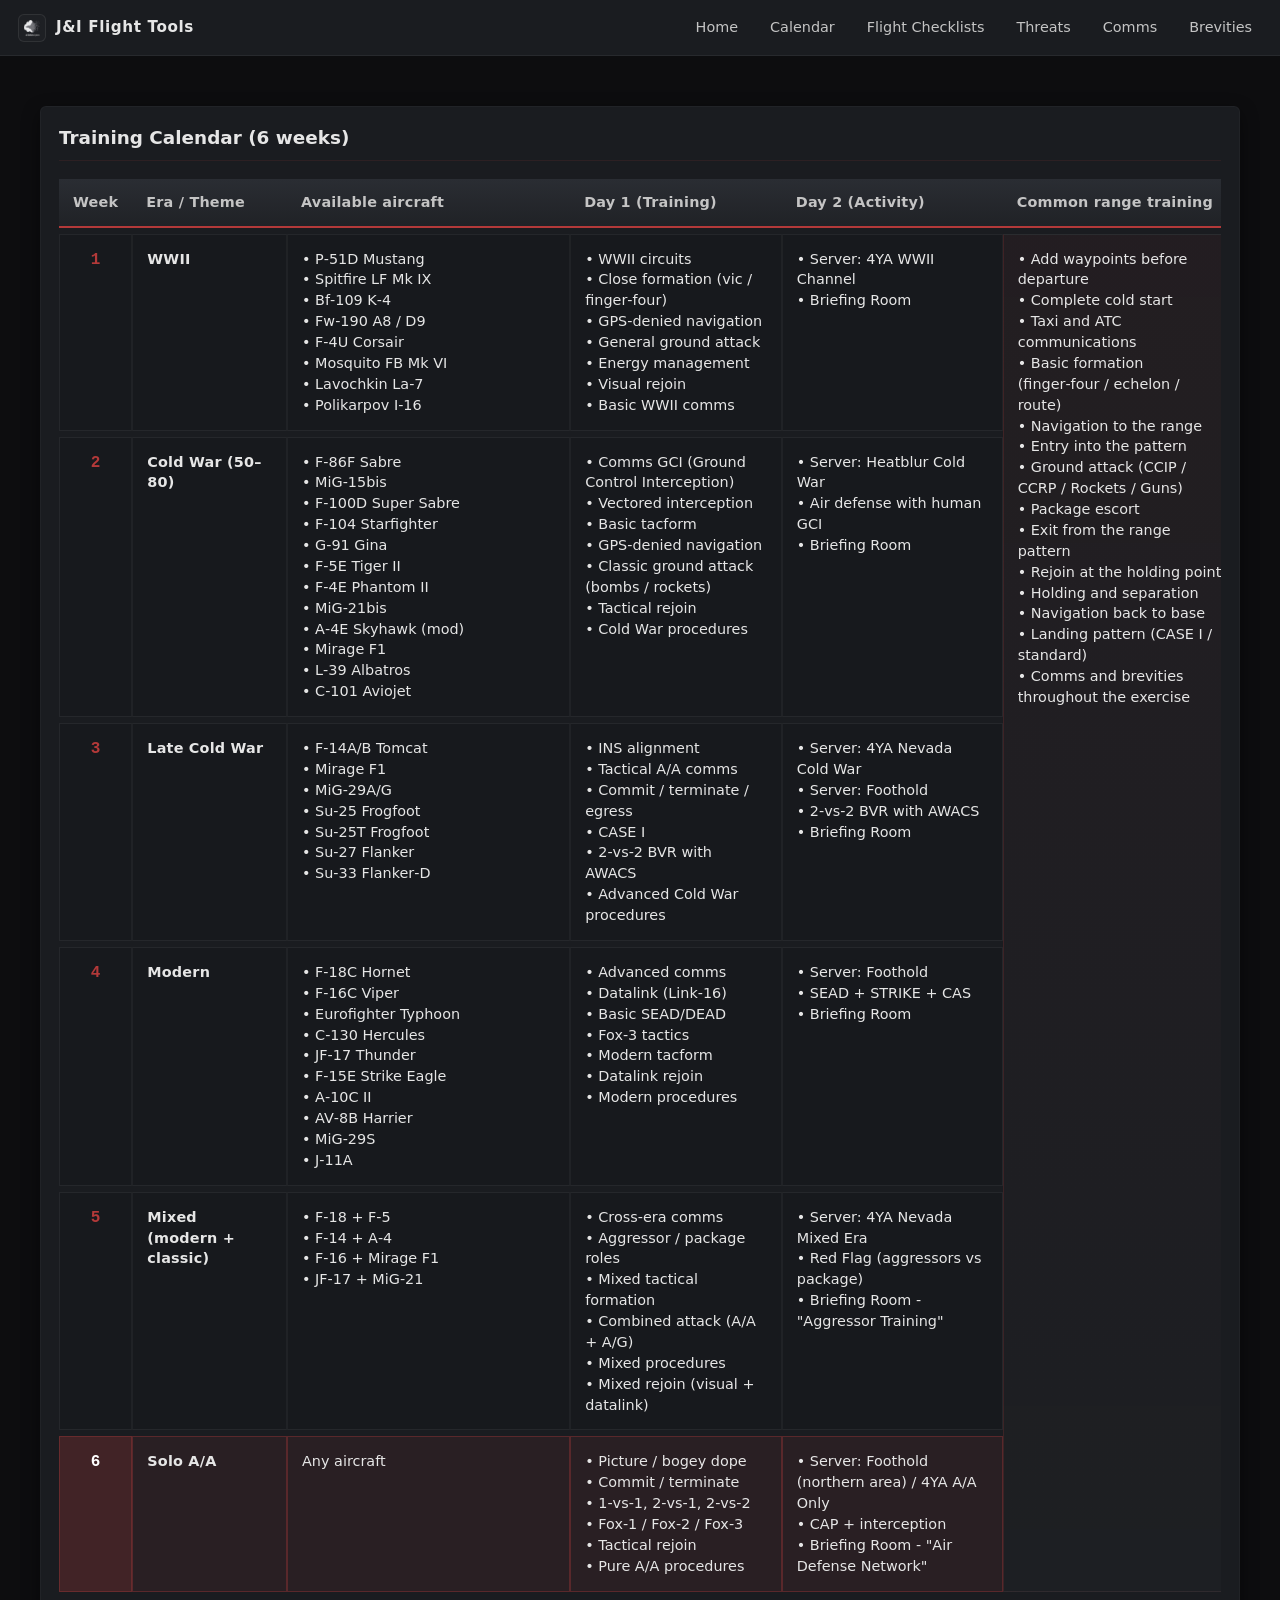
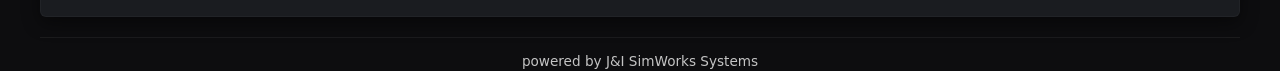
<file: calendario.html>
<!-- ===========================
     FILE: calendario.html
     =========================== -->
<!doctype html>
<html lang="en">
<head>
  <meta charset="utf-8">
  <meta name="viewport" content="width=device-width,initial-scale=1">
  <link rel="stylesheet" href="styles.css">
</head>
<body data-page="calendario">
  <div id="site-nav-root"></div>

  <main style="padding-top:86px">
    <section class="panel">
      <h2>Training Calendar (6 weeks)</h2>

      <div class="table-wrapper" style="margin-top:12px">
        <!-- COMPLETE TABLE -->
        <table class="kneeboard-table calendar-table" aria-label="6-week training calendar">
          <thead>
            <tr>
              <th>Week</th>
              <th>Era / Theme</th>
              <th>Available aircraft</th>
              <th>Day 1 (Training)</th>
              <th>Day 2 (Activity)</th>
              <th>Common range training</th>
            </tr>
          </thead>

          <tbody>

            <!-- Week 1 -->
            <tr>
              <td>1</td>
              <td>WWII</td>
              <td>
                <ul class="aircraft-list">
                  <li>P‑51D Mustang</li>
                  <li>Spitfire LF Mk IX</li>
                  <li>Bf‑109 K‑4</li>
                  <li>Fw‑190 A8 / D9</li>
                  <li>F‑4U Corsair</li>
                  <li>Mosquito FB Mk VI</li>
                  <li>Lavochkin La‑7</li>
                  <li>Polikarpov I‑16</li>
                </ul>
              </td>
              <td>
                • WWII circuits<br>
                • Close formation (vic / finger‑four)<br>
                • GPS-denied navigation<br>
                • General ground attack<br>
                • Energy management<br>
                • Visual rejoin<br>
                • Basic WWII comms
              </td>
              <td>
                • Server: 4YA WWII Channel<br>
                • Briefing Room
              </td>
              <td class="common-training" rowspan="6">
                • Add waypoints before departure<br>
                • Complete cold start<br>
                • Taxi and ATC communications<br>
                • Basic formation (finger‑four / echelon / route)<br>
                • Navigation to the range<br>
                • Entry into the pattern<br>
                • Ground attack (CCIP / CCRP / Rockets / Guns)<br>
                • Package escort<br>
                • Exit from the range pattern<br>
                • Rejoin at the holding point<br>
                • Holding and separation<br>
                • Navigation back to base<br>
                • Landing pattern (CASE I / standard)<br>
                • Comms and brevities throughout the exercise
              </td>
            </tr>

            <!-- Week 2 -->
            <tr>
              <td>2</td>
              <td>Cold War (50–80)</td>
              <td>
                <ul class="aircraft-list">
                  <li>F‑86F Sabre</li>
                  <li>MiG‑15bis</li>
                  <li>F‑100D Super Sabre</li>
                  <li>F‑104 Starfighter</li>
                  <li>G‑91 Gina</li>
                  <li>F‑5E Tiger II</li>
                  <li>F‑4E Phantom II</li>
                  <li>MiG‑21bis</li>
                  <li>A‑4E Skyhawk (mod)</li>
                  <li>Mirage F1</li>
                  <li>L‑39 Albatros</li>
                  <li>C‑101 Aviojet</li>
                </ul>
              </td>
              <td>
                • Comms GCI (Ground Control Interception)<br>
                • Vectored interception<br>
                • Basic tacform<br>
                • GPS-denied navigation<br>
                • Classic ground attack (bombs / rockets)<br>
                • Tactical rejoin<br>
                • Cold War procedures
              </td>
              <td>
                • Server: Heatblur Cold War<br>
                • Air defense with human GCI<br>
                • Briefing Room
              </td>
            </tr>

            <!-- Week 3 -->
            <tr>
              <td>3</td>
              <td>Late Cold War</td>
              <td>
                <ul class="aircraft-list">
                  <li>F‑14A/B Tomcat</li>
                  <li>Mirage F1</li>
                  <li>MiG‑29A/G</li>
                  <li>Su‑25 Frogfoot</li>
                  <li>Su‑25T Frogfoot</li>
                  <li>Su‑27 Flanker</li>
                  <li>Su‑33 Flanker‑D</li>
                </ul>
              </td>
              <td>
                • INS alignment<br>
                • Tactical A/A comms<br>
                • Commit / terminate / egress<br>
                • CASE I<br>
                • 2‑vs‑2 BVR with AWACS<br>
                • Advanced Cold War procedures
              </td>
              <td>
                • Server: 4YA Nevada Cold War<br>
                • Server: Foothold<br>
                • 2‑vs‑2 BVR with AWACS
                • Briefing Room
              </td>
            </tr>

            <!-- Week 4 -->
            <tr>
              <td>4</td>
              <td>Modern</td>
              <td>
                <ul class="aircraft-list">
                  <li>F‑18C Hornet</li>
                  <li>F‑16C Viper</li>
                  <li>Eurofighter Typhoon</li>
                  <li>C‑130 Hercules</li>
                  <li>JF‑17 Thunder</li>
                  <li>F‑15E Strike Eagle</li>
                  <li>A‑10C II</li>
                  <li>AV‑8B Harrier</li>
                  <li>MiG‑29S</li>
                  <li>J‑11A</li>
                </ul>
              </td>
              <td>
                • Advanced comms<br>
                • Datalink (Link‑16)<br>
                • Basic SEAD/DEAD<br>
                • Fox‑3 tactics<br>
                • Modern tacform<br>
                • Datalink rejoin<br>
                • Modern procedures
              </td>
              <td>
                • Server: Foothold<br>
                • SEAD + STRIKE + CAS<br>
                • Briefing Room
              </td>
            </tr>

            <!-- Week 5 -->
            <tr>
              <td>5</td>
              <td>Mixed (modern + classic)</td>
              <td>
                <ul class="aircraft-list">
                  <li>F‑18 + F‑5</li>
                  <li>F‑14 + A‑4</li>
                  <li>F‑16 + Mirage F1</li>
                  <li>JF‑17 + MiG‑21</li>
                </ul>
              </td>
              <td>
                • Cross-era comms<br>
                • Aggressor / package roles<br>
                • Mixed tactical formation<br>
                • Combined attack (A/A + A/G)<br>
                • Mixed procedures<br>
                • Mixed rejoin (visual + datalink)
              </td>
              <td>
                • Server: 4YA Nevada Mixed Era<br>
                • Red Flag (aggressors vs package)<br>
                • Briefing Room - "Aggressor Training"
              </td>
            </tr>

            <!-- Week 6 -->
            <tr>
              <td>6</td>
              <td>Solo A/A</td>
              <td>
                Any aircraft
              </td>
              <td>
                • Picture / bogey dope<br>
                • Commit / terminate<br>
                • 1‑vs‑1, 2‑vs‑1, 2‑vs‑2<br>
                • Fox‑1 / Fox‑2 / Fox‑3<br>
                • Tactical rejoin<br>
                • Pure A/A procedures
              </td>
              <td>
                • Server: Foothold (northern area) / 4YA A/A Only<br>
                • CAP + interception<br>
                • Briefing Room - "Air Defense Network"
              </td>
            </tr>

          </tbody>
        </table>
      </div>
    </section>
  </main>

  <script src="site-config.js"></script>
  <script src="shared-nav.js"></script>
  <script src="main.js"></script>
  <script>
    (function () {
      const trainingStartDate = new Date('2026-09-14T00:00:00');
      const today = new Date();
      const msPerDay = 1000 * 60 * 60 * 24;
      const diffDays = Math.floor((today - trainingStartDate) / msPerDay);
      const totalWeeks = 6;
      const activeWeek = Math.max(1, Math.min(totalWeeks, Math.floor(diffDays / 7) + 1));

      const rows = document.querySelectorAll('.kneeboard-table tbody tr');
      rows.forEach(function (row, index) {
        const weekNumber = index + 1;
        if (weekNumber === activeWeek) {
          row.classList.add('week-active');
        }
      });
    })();
  </script>
</body>
</html>
</file>
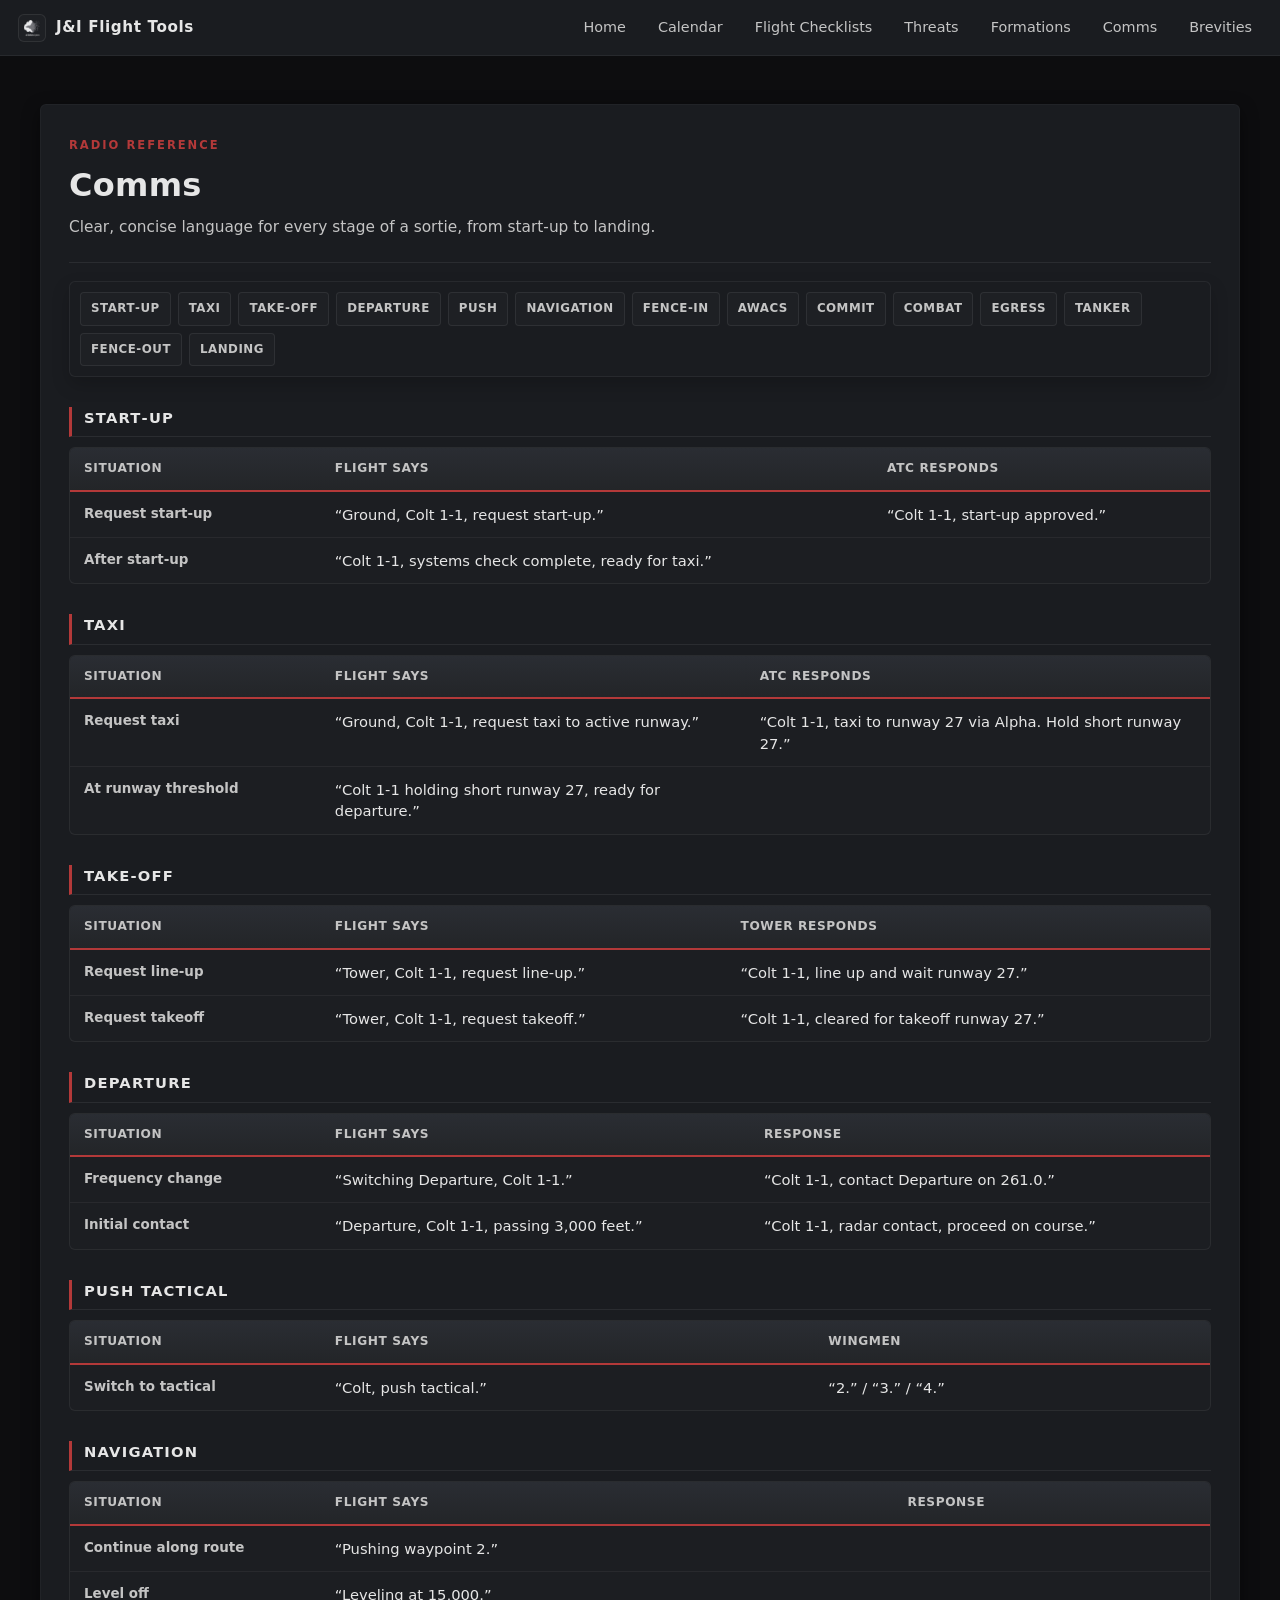
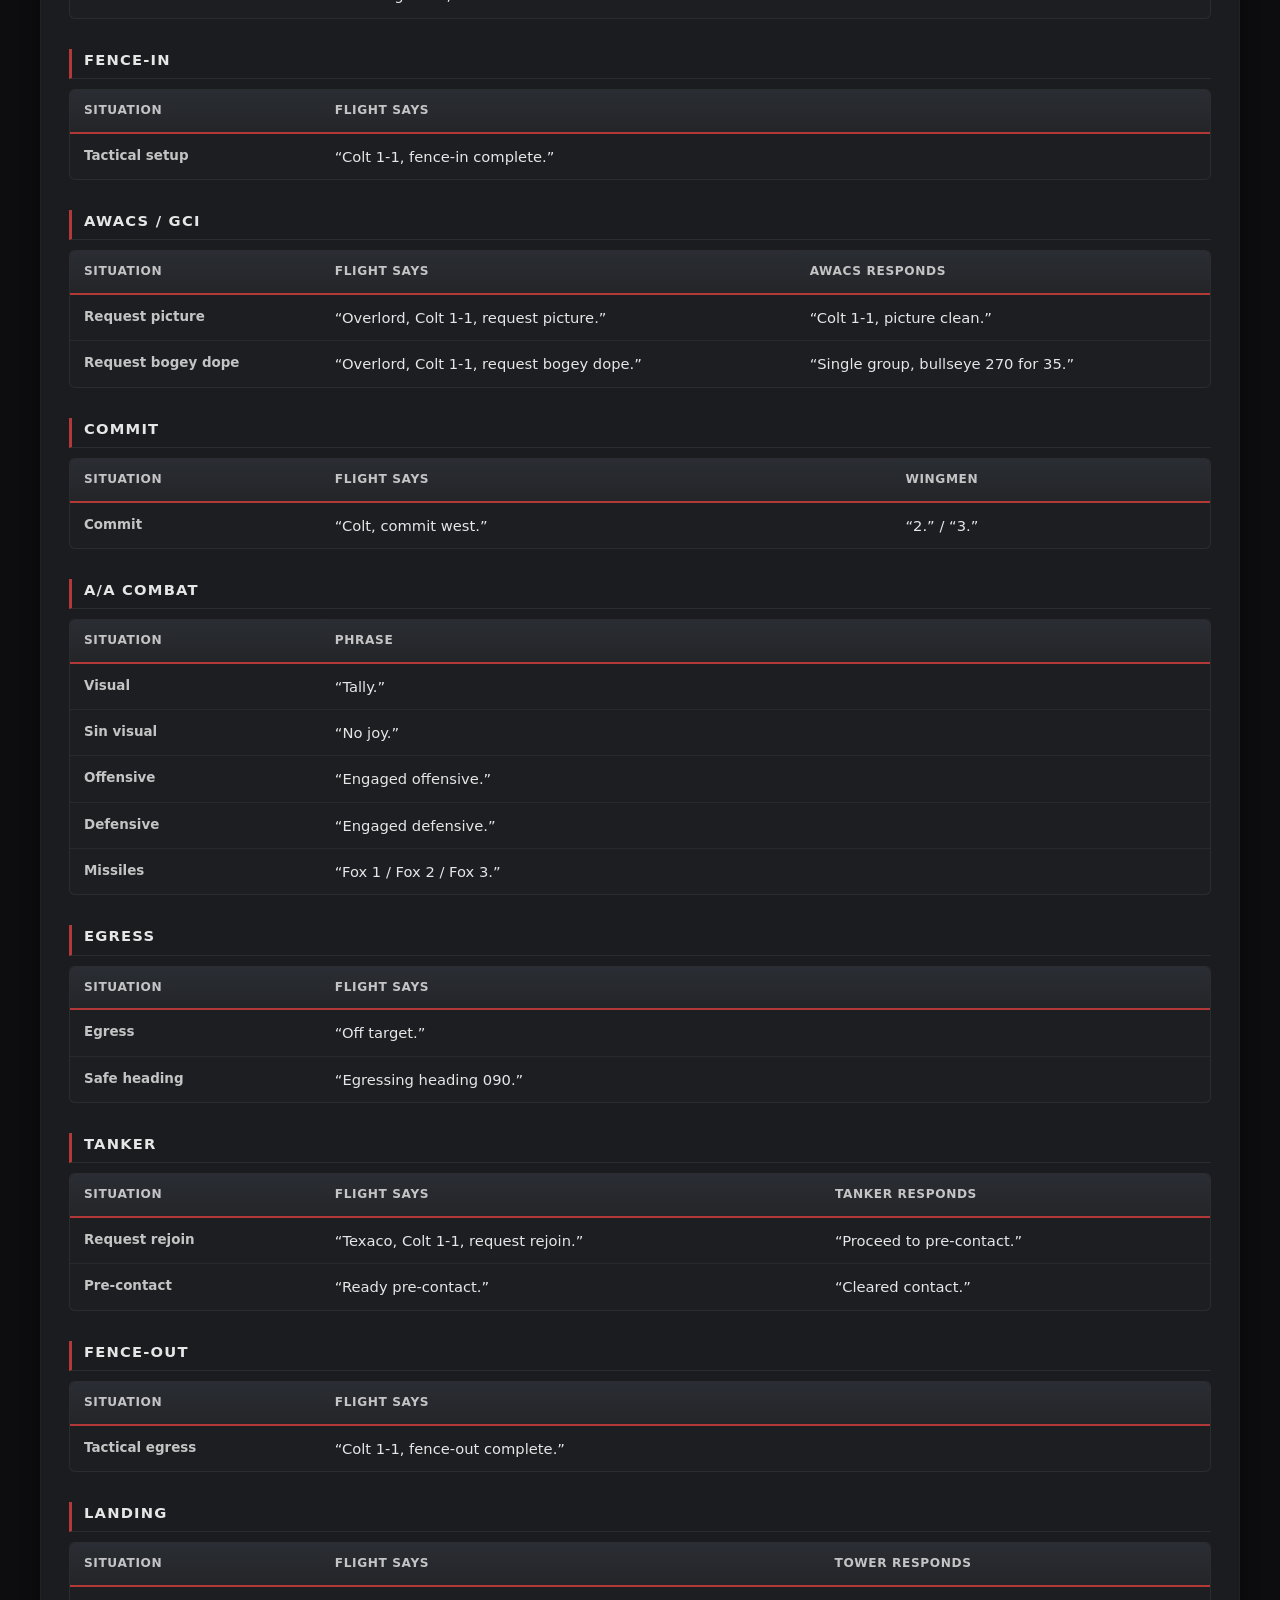
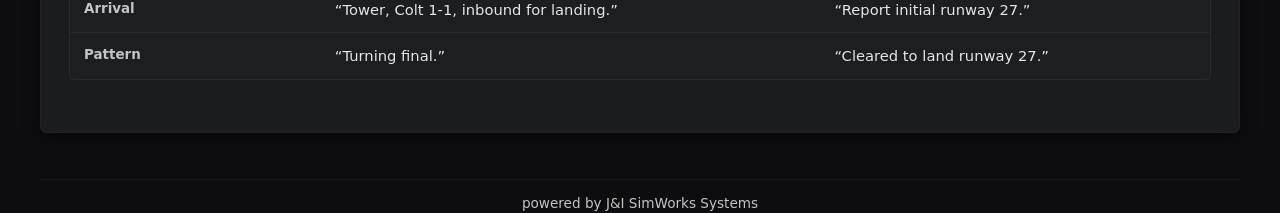
<file: comms.html>
<!-- ===========================
     FILE: comms.html
    (separate Comms page)
     =========================== -->
<!doctype html>
<html lang="en">
<head>
  <meta charset="utf-8">
  <meta name="viewport" content="width=device-width,initial-scale=1">
  <link rel="stylesheet" href="assets/css/styles.css">
</head>
<body data-page="comms">
  <div id="site-nav-root"></div>

  <main class="comms-page">
    <section class="panel comms-panel">
      <header class="comms-header">
        <span class="section-kicker">Radio reference</span>
        <h1>Comms</h1>
        <p>Clear, concise language for every stage of a sortie, from start-up to landing.</p>
      </header>

      <nav class="comms-nav" aria-label="Comms sections">
        <a href="#startup">START‑UP</a>
        <a href="#taxi">TAXI</a>
        <a href="#takeoff">TAKE‑OFF</a>
        <a href="#departure">DEPARTURE</a>
        <a href="#push">PUSH</a>
        <a href="#nav">NAVIGATION</a>
        <a href="#fencein">FENCE‑IN</a>
        <a href="#awacs">AWACS</a>
        <a href="#commit">COMMIT</a>
        <a href="#combat">COMBAT</a>
        <a href="#egress">EGRESS</a>
        <a href="#tanker">TANKER</a>
        <a href="#fenceout">FENCE‑OUT</a>
        <a href="#landing">LANDING</a>
      </nav>

      <!-- START-UP -->
      <h3 id="startup">START‑UP</h3>
      <div class="table-responsive">
        <table class="table">
          <thead>
            <tr><th>Situation</th><th>Flight says</th><th>ATC responds</th></tr>
          </thead>
          <tbody>
            <tr><td>Request start-up</td><td>“Ground, Colt 1‑1, request start‑up.”</td><td>“Colt 1‑1, start‑up approved.”</td></tr>
            <tr><td>After start-up</td><td>“Colt 1‑1, systems check complete, ready for taxi.”</td><td></td></tr>
          </tbody>
        </table>
      </div>

      <!-- TAXI -->
      <h3 id="taxi">TAXI</h3>
      <div class="table-responsive">
        <table class="table">
          <thead>
            <tr><th>Situation</th><th>Flight says</th><th>ATC responds</th></tr>
          </thead>
          <tbody>
            <tr><td>Request taxi</td><td>“Ground, Colt 1‑1, request taxi to active runway.”</td><td>“Colt 1‑1, taxi to runway 27 via Alpha. Hold short runway 27.”</td></tr>
            <tr><td>At runway threshold</td><td>“Colt 1‑1 holding short runway 27, ready for departure.”</td><td></td></tr>
          </tbody>
        </table>
      </div>

      <!-- TAKEOFF -->
      <h3 id="takeoff">TAKE‑OFF</h3>
      <div class="table-responsive">
        <table class="table">
          <thead>
            <tr><th>Situation</th><th>Flight says</th><th>Tower responds</th></tr>
          </thead>
          <tbody>
            <tr><td>Request line-up</td><td>“Tower, Colt 1‑1, request line‑up.”</td><td>“Colt 1‑1, line up and wait runway 27.”</td></tr>
            <tr><td>Request takeoff</td><td>“Tower, Colt 1‑1, request takeoff.”</td><td>“Colt 1‑1, cleared for takeoff runway 27.”</td></tr>
          </tbody>
        </table>
      </div>

      <!-- DEPARTURE -->
      <h3 id="departure">DEPARTURE</h3>
      <div class="table-responsive">
        <table class="table">
          <thead>
            <tr><th>Situation</th><th>Flight says</th><th>Response</th></tr>
          </thead>
          <tbody>
            <tr><td>Frequency change</td><td>“Switching Departure, Colt 1‑1.”</td><td>“Colt 1‑1, contact Departure on 261.0.”</td></tr>
            <tr><td>Initial contact</td><td>“Departure, Colt 1‑1, passing 3,000 feet.”</td><td>“Colt 1‑1, radar contact, proceed on course.”</td></tr>
          </tbody>
        </table>
      </div>

      <!-- PUSH -->
      <h3 id="push">PUSH TACTICAL</h3>
      <div class="table-responsive">
        <table class="table">
          <thead>
            <tr><th>Situation</th><th>Flight says</th><th>Wingmen</th></tr>
          </thead>
          <tbody>
            <tr><td>Switch to tactical</td><td>“Colt, push tactical.”</td><td>“2.” / “3.” / “4.”</td></tr>
          </tbody>
        </table>
      </div>

      <!-- NAV -->
      <h3 id="nav">NAVIGATION</h3>
      <div class="table-responsive">
        <table class="table">
          <thead>
            <tr><th>Situation</th><th>Flight says</th><th>Response</th></tr>
          </thead>
          <tbody>
            <tr><td>Continue along route</td><td>“Pushing waypoint 2.”</td><td></td></tr>
            <tr><td>Level off</td><td>“Leveling at 15,000.”</td><td></td></tr>
          </tbody>
        </table>
      </div>

      <!-- FENCE-IN -->
      <h3 id="fencein">FENCE‑IN</h3>
      <div class="table-responsive">
        <table class="table">
          <thead>
            <tr><th>Situation</th><th>Flight says</th></tr>
          </thead>
          <tbody>
            <tr><td>Tactical setup</td><td>“Colt 1‑1, fence‑in complete.”</td></tr>
          </tbody>
        </table>
      </div>

      <!-- AWACS -->
      <h3 id="awacs">AWACS / GCI</h3>
      <div class="table-responsive">
        <table class="table">
          <thead>
            <tr><th>Situation</th><th>Flight says</th><th>AWACS responds</th></tr>
          </thead>
          <tbody>
            <tr><td>Request picture</td><td>“Overlord, Colt 1‑1, request picture.”</td><td>“Colt 1‑1, picture clean.”</td></tr>
            <tr><td>Request bogey dope</td><td>“Overlord, Colt 1‑1, request bogey dope.”</td><td>“Single group, bullseye 270 for 35.”</td></tr>
          </tbody>
        </table>
      </div>

      <!-- COMMIT -->
      <h3 id="commit">COMMIT</h3>
      <div class="table-responsive">
        <table class="table">
          <thead>
            <tr><th>Situation</th><th>Flight says</th><th>Wingmen</th></tr>
          </thead>
          <tbody>
            <tr><td>Commit</td><td>“Colt, commit west.”</td><td>“2.” / “3.”</td></tr>
          </tbody>
        </table>
      </div>

      <!-- COMBAT -->
      <h3 id="combat">A/A COMBAT</h3>
      <div class="table-responsive">
        <table class="table">
          <thead>
            <tr><th>Situation</th><th>Phrase</th></tr>
          </thead>
          <tbody>
            <tr><td>Visual</td><td>“Tally.”</td></tr>
            <tr><td>Sin visual</td><td>“No joy.”</td></tr>
            <tr><td>Offensive</td><td>“Engaged offensive.”</td></tr>
            <tr><td>Defensive</td><td>“Engaged defensive.”</td></tr>
            <tr><td>Missiles</td><td>“Fox 1 / Fox 2 / Fox 3.”</td></tr>
          </tbody>
        </table>
      </div>

      <!-- EGRESS -->
      <h3 id="egress">EGRESS</h3>
      <div class="table-responsive">
        <table class="table">
          <thead>
            <tr><th>Situation</th><th>Flight says</th></tr>
          </thead>
          <tbody>
            <tr><td>Egress</td><td>“Off target.”</td></tr>
            <tr><td>Safe heading</td><td>“Egressing heading 090.”</td></tr>
          </tbody>
        </table>
      </div>

      <!-- TANKER -->
      <h3 id="tanker">TANKER</h3>
      <div class="table-responsive">
        <table class="table">
          <thead>
            <tr><th>Situation</th><th>Flight says</th><th>Tanker responds</th></tr>
          </thead>
          <tbody>
            <tr><td>Request rejoin</td><td>“Texaco, Colt 1‑1, request rejoin.”</td><td>“Proceed to pre‑contact.”</td></tr>
            <tr><td>Pre‑contact</td><td>“Ready pre‑contact.”</td><td>“Cleared contact.”</td></tr>
          </tbody>
        </table>
      </div>

      <!-- FENCE-OUT -->
      <h3 id="fenceout">FENCE‑OUT</h3>
      <div class="table-responsive">
        <table class="table">
          <thead>
            <tr><th>Situation</th><th>Flight says</th></tr>
          </thead>
          <tbody>
            <tr><td>Tactical egress</td><td>“Colt 1‑1, fence‑out complete.”</td></tr>
          </tbody>
        </table>
      </div>

      <!-- LANDING -->
      <h3 id="landing">LANDING</h3>
      <div class="table-responsive">
        <table class="table">
          <thead>
            <tr><th>Situation</th><th>Flight says</th><th>Tower responds</th></tr>
          </thead>
          <tbody>
            <tr><td>Arrival</td><td>“Tower, Colt 1‑1, inbound for landing.”</td><td>“Report initial runway 27.”</td></tr>
            <tr><td>Pattern</td><td>“Turning final.”</td><td>“Cleared to land runway 27.”</td></tr>
          </tbody>
        </table>
      </div>

    </section>
  </main>

  <script src="assets/js/site-config.js"></script>
  <script src="assets/js/shared-nav.js"></script>
  <script src="assets/js/main.js"></script>
</body>
</html>
</file>
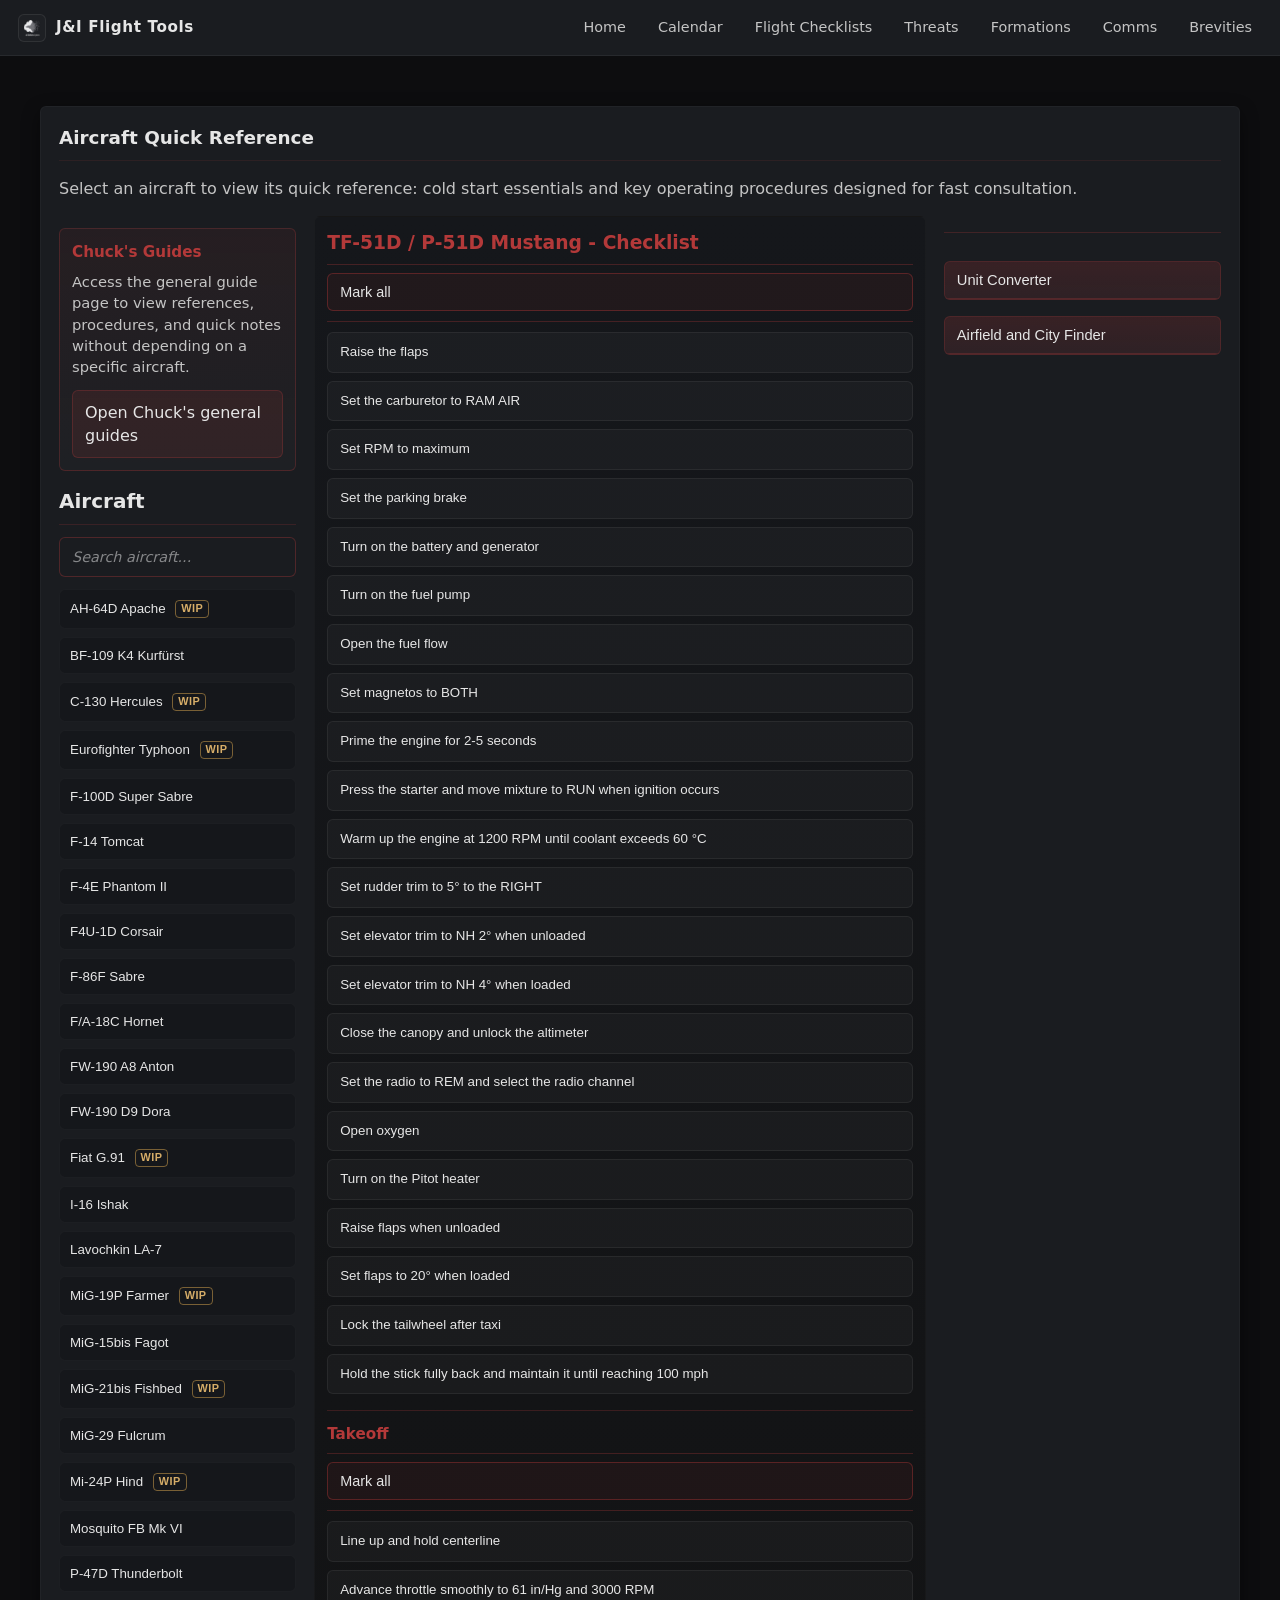
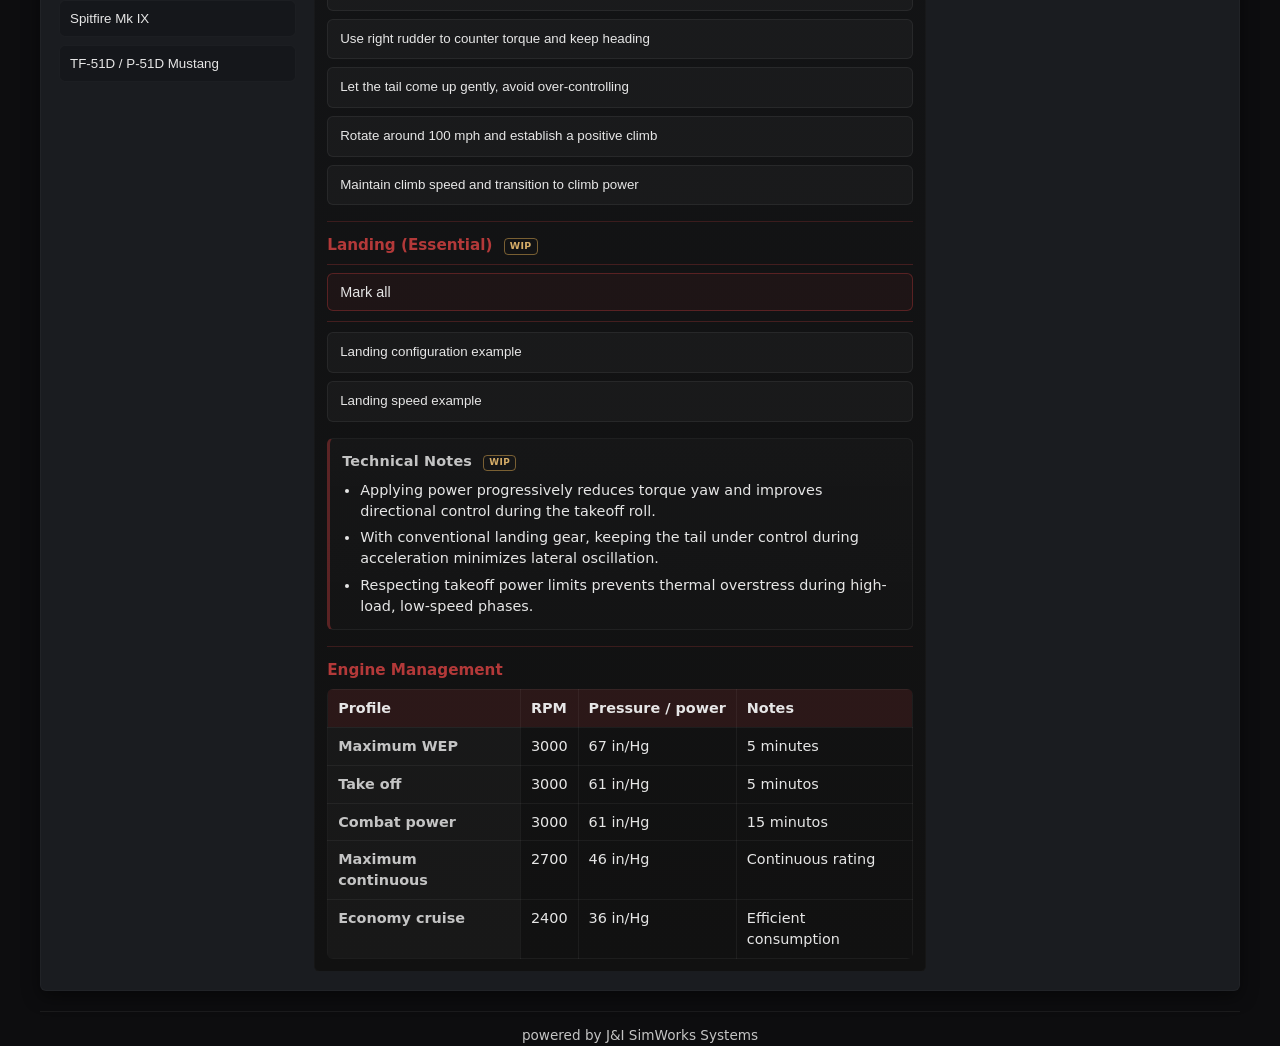
<file: flight-checklists.html>
<!-- ===========================
    FILE: flight-checklists.html
     =========================== -->
<!doctype html>
<html lang="en">
<head>
  <meta charset="utf-8">
  <meta name="viewport" content="width=device-width,initial-scale=1">
  <link rel="stylesheet" href="assets/css/styles.css">
</head>
<body data-page="flight-checklists">
  <div id="site-nav-root"></div>

  <main style="padding-top:86px">
    <section class="panel">
      <h2>Aircraft Quick Reference</h2>
      <p style="color:var(--sub)">Select an aircraft to view its quick reference: cold start essentials and key operating procedures designed for fast consultation.</p>

      <div class="perneras-layout" style="margin-top:12px">
        <div class="perneras-list">
          <div class="guide-card" id="chuck-guide" aria-live="polite">
            <h4>Chuck's Guides</h4>
            <p>Access the general guide page to view references, procedures, and quick notes without depending on a specific aircraft.</p>
            <a class="guide-link" href="https://chucksguides.com/" target="_blank" rel="noopener noreferrer">Open Chuck's general guides</a>
          </div>

          <h3>Aircraft</h3>
          <div class="search-wrapper" style="margin-top:12px; margin-bottom:12px">
            <input type="text" id="perneras-search" class="search-input" placeholder="Search aircraft..." aria-label="Search aircraft">
          </div>
          <div id="perneras-empty" class="perneras-empty" hidden>No aircraft found.</div>
          <ul>
            <li><button data-plane="apache">AH-64D Apache <span class="wip-badge" title="Work in progress: pending validation">WIP</span></button></li>
            <li><button data-plane="bf109">BF-109 K4 Kurfürst</button></li>
            <li><button data-plane="c130">C-130 Hercules <span class="wip-badge" title="Work in progress: pending validation">WIP</span></button></li>
            <li><button data-plane="eurofighter">Eurofighter Typhoon <span class="wip-badge" title="Work in progress: pending validation">WIP</span></button></li>
            <li><button data-plane="f100d">F-100D Super Sabre</button></li>
            <li><button data-plane="f14">F-14 Tomcat</button></li>
            <li><button data-plane="f4e">F-4E Phantom II</button></li>
            <li><button data-plane="f4u1d">F4U-1D Corsair</button></li>
            <li><button data-plane="f86f">F-86F Sabre</button></li>
            <li><button data-plane="fa18">F/A-18C Hornet</button></li>
            <li><button data-plane="fw190a8">FW-190 A8 Anton</button></li>
            <li><button data-plane="fw190d9">FW-190 D9 Dora</button></li>
            <li><button data-plane="g91">Fiat G.91 <span class="wip-badge" title="Work in progress: pending validation">WIP</span></button></li>
            <li><button data-plane="i16">I-16 Ishak</button></li>
            <li><button data-plane="la7">Lavochkin LA-7</button></li>
            <li><button data-plane="mig19">MiG-19P Farmer <span class="wip-badge" title="Work in progress: pending validation">WIP</span></button></li>
            <li><button data-plane="mig15">MiG-15bis Fagot</button></li>
            <li><button data-plane="mig21">MiG-21bis Fishbed <span class="wip-badge" title="Work in progress: pending validation">WIP</span></button></li>
            <li><button data-plane="mig29">MiG-29 Fulcrum</button></li>
            <li><button data-plane="mi24p">Mi-24P Hind <span class="wip-badge" title="Work in progress: pending validation">WIP</span></button></li>
            <li><button data-plane="mosquito">Mosquito FB Mk VI</button></li>
            <li><button data-plane="p47">P-47D Thunderbolt</button></li>
            <li><button data-plane="spitfire">Spitfire Mk IX</button></li>
            <li><button data-plane="tf51">TF-51D / P-51D Mustang</button></li>
          </ul>
        </div>

        <div class="pernera-content">
          <div id="pernera-tf51" class="pernera-panel active">
            <h3>TF-51D / P-51D Mustang - Checklist</h3>
            <div class="checklist-toolbar">
              <button class="toggle-all-checklist" type="button" data-panel="tf51">Mark/unmark all</button>
            </div>
            <ul class="checklist">
              <li><button class="check-item" type="button" data-key="tf51-1a">Raise the flaps</button></li>
              <li><button class="check-item" type="button" data-key="tf51-1b">Set the carburetor to RAM AIR</button></li>
              <li><button class="check-item" type="button" data-key="tf51-1c">Set RPM to maximum</button></li>
              <li><button class="check-item" type="button" data-key="tf51-1d">Set the parking brake</button></li>   
              <li><button class="check-item" type="button" data-key="tf51-2a">Turn on the battery and generator</button></li>
              <li><button class="check-item" type="button" data-key="tf51-2b">Turn on the fuel pump</button></li>
              <li><button class="check-item" type="button" data-key="tf51-2c">Open the fuel flow</button></li>
              <li><button class="check-item" type="button" data-key="tf51-3a">Set magnetos to BOTH</button></li>
              <li><button class="check-item" type="button" data-key="tf51-3b">Prime the engine for 2-5 seconds</button></li>
              <li><button class="check-item" type="button" data-key="tf51-3c">Press the starter and move mixture to RUN when ignition occurs</button></li>
              <li><button class="check-item" type="button" data-key="tf51-4">Warm up the engine at 1200 RPM until coolant exceeds 60 °C</button></li>
              <li><button class="check-item" type="button" data-key="tf51-5a">Set rudder trim to 5° to the RIGHT</button></li>
              <li><button class="check-item" type="button" data-key="tf51-5b">Set elevator trim to NH 2° when unloaded</button></li>
              <li><button class="check-item" type="button" data-key="tf51-5c">Set elevator trim to NH 4° when loaded</button></li>
              <li><button class="check-item" type="button" data-key="tf51-6a">Close the canopy and unlock the altimeter</button></li>
              <li><button class="check-item" type="button" data-key="tf51-6b">Set the radio to REM and select the radio channel</button></li>
              <li><button class="check-item" type="button" data-key="tf51-6c">Open oxygen</button></li>
              <li><button class="check-item" type="button" data-key="tf51-6d">Turn on the Pitot heater</button></li>
              <li><button class="check-item" type="button" data-key="tf51-7a">Raise flaps when unloaded</button></li>
              <li><button class="check-item" type="button" data-key="tf51-7b">Set flaps to 20° when loaded</button></li>
              <li><button class="check-item" type="button" data-key="tf51-7c">Lock the tailwheel after taxi</button></li>
                <li><button class="check-item" type="button" data-key="tf51-7d">Hold the stick fully back and maintain it until reaching 100 mph</button></li>
            </ul>
            <div class="engine-management takeoff-management">
              <h4>Takeoff</h4>
              <div class="checklist-toolbar">
                <button class="toggle-all-checklist" type="button" data-panel="tf51-takeoff">Mark/unmark all</button>
              </div>
              <ul class="checklist">
                <li><button class="check-item" type="button" data-key="tf51-takeoff-1">Line up and hold centerline</button></li>
                <li><button class="check-item" type="button" data-key="tf51-takeoff-2">Advance throttle smoothly to 61 in/Hg and 3000 RPM</button></li>
                <li><button class="check-item" type="button" data-key="tf51-takeoff-3">Use right rudder to counter torque and keep heading</button></li>
                <li><button class="check-item" type="button" data-key="tf51-takeoff-4">Let the tail come up gently, avoid over-controlling</button></li>
                <li><button class="check-item" type="button" data-key="tf51-takeoff-5">Rotate around 100 mph and establish a positive climb</button></li>
                <li><button class="check-item" type="button" data-key="tf51-takeoff-6">Maintain climb speed and transition to climb power</button></li>
              </ul>
            </div>
            <div class="engine-management">
              <h4>Landing (Essential) <span class="wip-badge" title="Sample content: pending validation">WIP</span></h4>
              <div class="checklist-toolbar">
                <button class="toggle-all-checklist" type="button" data-panel="tf51-landing">Mark/unmark all</button>
              </div>
              <ul class="checklist">
                <li><button class="check-item" type="button" data-key="tf51-landing-1">Landing configuration example</button></li>
                <li><button class="check-item" type="button" data-key="tf51-landing-2">Landing speed example</button></li>
              </ul>
            </div>
            <div class="technical-notes">
              <h4>Technical Notes <span class="wip-badge" title="Sample content: pending validation">WIP</span></h4>
              <ul>
                <li>Applying power progressively reduces torque yaw and improves directional control during the takeoff roll.</li>
                <li>With conventional landing gear, keeping the tail under control during acceleration minimizes lateral oscillation.</li>
                <li>Respecting takeoff power limits prevents thermal overstress during high-load, low-speed phases.</li>
              </ul>
            </div>
            <div class="engine-management">
              <h4>Engine Management</h4>
              <div class="engine-table-wrapper">
                <table class="engine-table">
                  <thead>
                    <tr><th>Profile</th><th>RPM</th><th>Pressure / power</th><th>Notes</th></tr>
                  </thead>
                  <tbody>
                    <tr><th scope="row">Maximum WEP</th><td>3000</td><td>67 in/Hg</td><td>5 minutes</td></tr>
                    <tr><th scope="row">Take off</th><td>3000</td><td>61 in/Hg</td><td>5 minutos</td></tr>
                    <tr><th scope="row">Combat power</th><td>3000</td><td>61 in/Hg</td><td>15 minutos</td></tr>
                    <tr><th scope="row">Maximum continuous</th><td>2700</td><td>46 in/Hg</td><td>Continuous rating</td></tr>
                    <tr><th scope="row">Economy cruise</th><td>2400</td><td>36 in/Hg</td><td>Efficient consumption</td></tr>
                  </tbody>
                </table>
              </div>
            </div>
          </div>

          <div id="pernera-p47" class="pernera-panel">
            <h3>P-47D Thunderbolt - Checklist</h3>
            <div class="checklist-toolbar">
              <button class="toggle-all-checklist" type="button" data-panel="p47">Mark/unmark all</button>
            </div>
            <ul class="checklist">
               <li><button class="check-item" type="button" data-key="p47-1a">Open the carburetor cold air</button></li>
               <li><button class="check-item" type="button" data-key="p47-1b">Set the fuel pump rheostat to START/ALTITUDE</button></li>
               <li><button class="check-item" type="button" data-key="p47-1c">Set the fuel tank selector to MAIN</button></li>
               <li><button class="check-item" type="button" data-key="p47-2a">Set the parking brake</button></li>
               <li><button class="check-item" type="button" data-key="p47-2b">Turn on the generator</button></li>
               <li><button class="check-item" type="button" data-key="p47-2c">Raise the RPM selector switch</button></li>
               <li><button class="check-item" type="button" data-key="p47-3a">Turn on the battery</button></li>
               <li><button class="check-item" type="button" data-key="p47-3b">Set the intercooler and oil cooler to NEUTRAL</button></li>
               <li><button class="check-item" type="button" data-key="p47-3c">Set RPM to maximum and open the throttle 1"</button></li>
               <li><button class="check-item" type="button" data-key="p47-3d">Prime the engine 2-6 times</button></li>
               <li><button class="check-item" type="button" data-key="p47-4a">Set magnetos to BOTH</button></li>
               <li><button class="check-item" type="button" data-key="p47-4b">Set the starter to ENERGIZE for 15 seconds</button></li>
               <li><button class="check-item" type="button" data-key="p47-4c">Switch the starter to ENGAGE and set mixture to AUTO RICH when ignition occurs</button></li>
               <li><button class="check-item" type="button" data-key="p47-5">Warm up the engine at 900 RPM until cylinder head temperature reaches 100 °C, then increase to 1200 RPM</button></li>
               <li><button class="check-item" type="button" data-key="p47-6a">Open the engine cooling flaps</button></li>
               <li><button class="check-item" type="button" data-key="p47-6b">Unlock the artificial horizon</button></li>
               <li><button class="check-item" type="button" data-key="p47-6c">Radio to REM and choose channel</button></li>
               <li><button class="check-item" type="button" data-key="p47-6d">Pitot heater on</button></li>
               <li><button class="check-item" type="button" data-key="p47-7a">Set aileron trim to N</button></li>
               <li><button class="check-item" type="button" data-key="p47-7b">Set rudder trim to T.O</button></li>
               <li><button class="check-item" type="button" data-key="p47-7c">Set elevator trim to N when unloaded</button></li>
               <li><button class="check-item" type="button" data-key="p47-7d">Set elevator trim to 0.75" NH when loaded</button></li>               
               <li><button class="check-item" type="button" data-key="p47-8a">Raise flaps when unloaded</button></li>
               <li><button class="check-item" type="button" data-key="p47-8b">Set flaps to 20° when loaded</button></li>
               <li><button class="check-item" type="button" data-key="p47-8c">Lock the tailwheel after taxi</button></li>
            </ul>
            <div class="engine-management">
              <h4>Landing (Essential) <span class="wip-badge" title="Sample content: pending validation">WIP</span></h4>
              <div class="checklist-toolbar">
                <button class="toggle-all-checklist" type="button" data-panel="p47-landing">Mark/unmark all</button>
              </div>
              <ul class="checklist">
                <li><button class="check-item" type="button" data-key="p47-landing-1">Landing configuration example</button></li>
                <li><button class="check-item" type="button" data-key="p47-landing-2">Landing speed example</button></li>
              </ul>
            </div>

            <div class="engine-management">
              <h4>Engine Management</h4>
              <div class="engine-table-wrapper">
                <table class="engine-table">
                  <thead>
                    <tr><th>Profile</th><th>RPM</th><th>Pressure / power</th><th>Notes</th></tr>
                  </thead>
                  <tbody>
                    <tr><th scope="row">Maximum WEP</th><td>2800</td><td>64 in/Hg</td><td>15 minutes with MW</td></tr>
                    <tr><th scope="row">Take off</th><td>2800</td><td>52 in/Hg</td><td>5 minutos</td></tr>
                    <tr><th scope="row">Combat</th><td>2800</td><td>52 in/Hg</td><td>15 minutos</td></tr>
                    <tr><th scope="row">Maximum continuous</th><td>2550</td><td>42 in/Hg</td><td>Continuous rating</td></tr>
                    <tr><th scope="row">Economy cruise</th><td>2250</td><td>32 in/Hg</td><td>AUTO LEAN</td></tr>
                  </tbody>
                </table>
              </div>
            </div>
            <div class="technical-notes">
              <h4>Technical Notes <span class="wip-badge" title="Sample content: pending validation">WIP</span></h4>
              <ul>
                <li>Above 10,000 feet, open the supercharger lever without exceeding 22,000 supercharger RPM.</li>
              </ul>
            </div>
          </div>

          <div id="pernera-f4u1d" class="pernera-panel">
            <h3>F4U-1D Corsair - Checklist</h3>
            <div class="checklist-toolbar">
              <button class="toggle-all-checklist" type="button" data-panel="f4u1d">Mark/unmark all</button>
            </div>
            <ul class="checklist">
               <li><button class="check-item" type="button" data-key="f4u1d-1">Turn on the battery</button></li>
               <li><button class="check-item" type="button" data-key="f4u1d-1b">Unlock the artificial horizon</button></li>
               <li><button class="check-item" type="button" data-key="f4u1d-1c">Set the fuel selector to RESERVE</button></li>
               <li><button class="check-item" type="button" data-key="f4u1d-2">Set RPM to maximum</button></li>
               <li><button class="check-item" type="button" data-key="f4u1d-2b">Open the throttle 1"</button></li>
               <li><button class="check-item" type="button" data-key="f4u1d-2c">Turn on the fuel pump</button></li>
               <li><button class="check-item" type="button" data-key="f4u1d-2d">Prime the engine for 7-10 seconds</button></li>
               <li><button class="check-item" type="button" data-key="f4u1d-3">Set magnetos to BOTH</button></li>
               <li><button class="check-item" type="button" data-key="f4u1d-3b">Hold the brakes and uncover the starter</button></li>
               <li><button class="check-item" type="button" data-key="f4u1d-3c">Press until ignition occurs</button></li>
               <li><button class="check-item" type="button" data-key="f4u1d-3d">Set mixture to AUTO RICH</button></li>
               <li><button class="check-item" type="button" data-key="f4u1d-4">Warm up the engine at 900 RPM until oil pressure begins to drop</button></li>
               <li><button class="check-item" type="button" data-key="f4u1d-4b">Increase to 1200 RPM and close engine cowl and oil cooling flaps</button></li>
               <li><button class="check-item" type="button" data-key="f4u1d-4c">Wait until oil is 40 °C and head cylinders 120 °C</button></li>
               <li><button class="check-item" type="button" data-key="f4u1d-5">Open engine cowl and oil cooling flaps to 1/3</button></li>
               <li><button class="check-item" type="button" data-key="f4u1d-5b">Turn radio on</button></li>
               <li><button class="check-item" type="button" data-key="f4u1d-5c">Pitot heater on</button></li>
               <li><button class="check-item" type="button" data-key="f4u1d-5d">Start lowering the wings and push the wing lock handle</button></li>
               <li><button class="check-item" type="button" data-key="f4u1d-5e">After wings are down, pull wing lock handle</button></li>
               <li><button class="check-item" type="button" data-key="f4u1d-6">Set aileron and rudder trim to 6° right</button></li>
               <li><button class="check-item" type="button" data-key="f4u1d-6b">Set elevator trim to NH 1°</button></li>
               <li><button class="check-item" type="button" data-key="f4u1d-7">Set flaps to 0° when unloaded (from runway)</button></li>
               <li><button class="check-item" type="button" data-key="f4u1d-7b">Set flaps to 20° when loaded (from runway)</button></li>
               <li><button class="check-item" type="button" data-key="f4u1d-7c">Set flaps to 50° when launching from carrier</button></li>
               <li><button class="check-item" type="button" data-key="f4u1d-8">Lock the tailwheel after taxi</button></li>
               <li><button class="check-item" type="button" data-key="f4u1d-8b">Set mixture to AUTO LEAN after takeoff</button></li>                 
            </ul>
            <div class="engine-management">
              <h4>Landing (Essential) <span class="wip-badge" title="Sample content: pending validation">WIP</span></h4>
              <div class="checklist-toolbar">
                <button class="toggle-all-checklist" type="button" data-panel="f4u1d-landing">Mark/unmark all</button>
              </div>
              <ul class="checklist">
                <li><button class="check-item" type="button" data-key="f4u1d-landing-1">Landing configuration example</button></li>
                <li><button class="check-item" type="button" data-key="f4u1d-landing-2">Landing speed example</button></li>
              </ul>
            </div>

            <div class="engine-management">
              <h4>Engine Management</h4>
              <div class="engine-table-wrapper">
                <table class="engine-table">
                  <thead>
                    <tr><th>Profile</th><th>RPM</th><th>Pressure / power</th><th>Notes</th></tr>
                  </thead>
                  <tbody>
                    <tr><th scope="row">Maximum WEP</th><td>2700</td><td>58 in/Hg</td><td>5 minutes, AUTO LEAN, water injection</td></tr>
                    <tr><th scope="row">Take off</th><td>2700</td><td>54 in/Hg</td><td>5 minutos, AUTO RICH</td></tr>
                    <tr><th scope="row">Combat power</th><td>2700</td><td>52 in/Hg</td><td>30 minutos, AUTO LEAN</td></tr>
                    <tr><th scope="row">Maximum continuous</th><td>2550</td><td>49 in/Hg</td><td>AUTO LEAN</td></tr>
                    <tr><th scope="row">Economy cruise</th><td>2200</td><td>36 in/Hg</td><td>AUTO LEAN</td></tr>
                  </tbody>
                </table>
              </div>
            </div>
            <div class="technical-notes">
              <h4>Technical Notes</h4>
              <ul>
                <li>Above 5,000 feet, set the supercharger to LOW; above 20,000 feet, set it to HIGH.</li>
              </ul>
            </div>
          </div>

          <div id="pernera-bf109" class="pernera-panel">
            <h3>BF-109 K4 Kurfürst - Checklist</h3>
            <div class="checklist-toolbar">
              <button class="toggle-all-checklist" type="button" data-panel="bf109">Mark/unmark all</button>
            </div>
            <ul class="checklist">
               <li><button class="check-item" type="button" data-key="bf109-1">Turn on the battery and generator</button></li>
               <li><button class="check-item" type="button" data-key="bf109-1b">Set the radiators to AUF</button></li>
               <li><button class="check-item" type="button" data-key="bf109-1c">Request wheel chocks</button></li>
               <li><button class="check-item" type="button" data-key="bf109-2">Activate fuel pumps P1+P2</button></li>
               <li><button class="check-item" type="button" data-key="bf109-2b">Set magnetos to M1+M2</button></li>
               <li><button class="check-item" type="button" data-key="bf109-2c">Turn on ignition</button></li>
               <li><button class="check-item" type="button" data-key="bf109-3">Open the clutch guard</button></li>
               <li><button class="check-item" type="button" data-key="bf109-3b">Request the starter and prime the engine 2-6 times</button></li>
               <li><button class="check-item" type="button" data-key="bf109-3c">Engage the clutch until the engine starts</button></li>
               <li><button class="check-item" type="button" data-key="bf109-4">Warm up the engine at 2000 RPM until coolant exceeds 50 °C</button></li>
               <li><button class="check-item" type="button" data-key="bf109-5">Set propeller RPM to the 12:00 position</button></li>
               <li><button class="check-item" type="button" data-key="bf109-5b">Turn on the Pitot heater</button></li>
               <li><button class="check-item" type="button" data-key="bf109-5c">Remove wheel chocks</button></li>
               <li><button class="check-item" type="button" data-key="bf109-6">Close the canopy and open oxygen</button></li>
               <li><button class="check-item" type="button" data-key="bf109-6b">Set radio to ON and IFF</button></li>
               <li><button class="check-item" type="button" data-key="bf109-6c">Set trim to +1° unloaded and +2° loaded</button></li>
               <li><button class="check-item" type="button" data-key="bf109-7">Set radiators to AUTOMATIK</button></li>
               <li><button class="check-item" type="button" data-key="bf109-7b">Lock steering wheel after taxi</button></li>
               <li><button class="check-item" type="button" data-key="bf109-7c">Set the governor to automatic after takeoff</button></li>
            </ul>
            <div class="engine-management">
              <h4>Landing (Essential) <span class="wip-badge" title="Sample content: pending validation">WIP</span></h4>
              <div class="checklist-toolbar">
                <button class="toggle-all-checklist" type="button" data-panel="bf109-landing">Mark/unmark all</button>
              </div>
              <ul class="checklist">
                <li><button class="check-item" type="button" data-key="bf109-landing-1">Landing configuration example</button></li>
                <li><button class="check-item" type="button" data-key="bf109-landing-2">Landing speed example</button></li>
              </ul>
            </div>

            <div class="engine-management">
              <h4>Engine Management</h4>
              <div class="engine-table-wrapper">
                <table class="engine-table">
                  <thead>
                    <tr><th>Profile</th><th>RPM</th><th>Pressure / power</th><th>Notes</th></tr>
                  </thead>
                  <tbody>
                    <tr><th scope="row">Maximum WEP</th><td>2800</td><td>1.75 ATA</td><td>10 minutes with MW-50</td></tr>
                    <tr><th scope="row">Take off</th><td>2600</td><td>1.35 ATA</td><td>5 minutos</td></tr>
                    <tr><th scope="row">Combat power</th><td>2600</td><td>1.35 ATA</td><td>30 minutos</td></tr>
                    <tr><th scope="row">Maximum continuous</th><td>2400</td><td>1.25 ATA</td><td>Continuous rating</td></tr>
                    <tr><th scope="row">Economy cruise</th><td>2000</td><td>1.05 ATA</td><td>Efficient consumption</td></tr>
                  </tbody>
                </table>
              </div>
            </div>
          </div>

          <div id="pernera-fw190a8" class="pernera-panel">
            <h3>FW-190 A8 Anton - Checklist</h3>
            <div class="checklist-toolbar">
              <button class="toggle-all-checklist" type="button" data-panel="fw190a8">Mark/unmark all</button>
            </div>
            <ul class="checklist">
               <li><button class="check-item" type="button" data-key="fw190a8-1">Open the button panels and press all switches axcept IFF killer</button></li>
               <li><button class="check-item" type="button" data-key="fw190a8-1b">Activate navigation lights only if needed</button></li>
               <li><button class="check-item" type="button" data-key="fw190a8-1c">Request wheel chocks</button></li>
               <li><button class="check-item" type="button" data-key="fw190a8-2">Open the fuel shutoff lever</button></li>
               <li><button class="check-item" type="button" data-key="fw190a8-2b">Turn on E13, E14 and E96 switches</button></li>
               <li><button class="check-item" type="button" data-key="fw190a8-2c">Turn on E16 if an external tank is installed</button></li>
               <li><button class="check-item" type="button" data-key="fw190a8-3">Prime the engine 1-15 times until proper fuel pressure is reached</button></li>
               <li><button class="check-item" type="button" data-key="fw190a8-3b">Confirm that the fuel indicator shows yellow</button></li>
               <li><button class="check-item" type="button" data-key="fw190a8-4">Set magnetos to M1+M2</button></li>
               <li><button class="check-item" type="button" data-key="fw190a8-4b">Set throttle to START-IDLE and RPM selector to manual at the 12:00 position</button></li>
               <li><button class="check-item" type="button" data-key="fw190a8-4c">Close the engine cowls</button></li>
               <li><button class="check-item" type="button" data-key="fw190a8-5">Uncover the starter and press for 25 seconds</button></li>
               <li><button class="check-item" type="button" data-key="fw190a8-5b">Pull the starter to engage the clutch until the engine starts</button></li>
               <li><button class="check-item" type="button" data-key="fw190a8-6">Warm up the engine at 600 RPM until oil pressure indicator starts incresing</button></li>
               <li><button class="check-item" type="button" data-key="fw190a8-6b">Increase to 1200 RPM until oil temperature exceeds 25 °C</button></li>
               <li><button class="check-item" type="button" data-key="fw190a8-7">Increase to 1500 RPM until oil pressure exceeds 50 °C</button></li>
               <li><button class="check-item" type="button" data-key="fw190a8-7b">Open engine cowls as necessary</button></li>
               <li><button class="check-item" type="button" data-key="fw190a8-8">Set flaps to takeoff position</button></li>
               <li><button class="check-item" type="button" data-key="fw190a8-8b">Close the canopy and open oxygen</button></li>
               <li><button class="check-item" type="button" data-key="fw190a8-8c">Uncover landing gear rise cover</button></li>
               <li><button class="check-item" type="button" data-key="fw190a8-8d">Remove wheel chocks and leave the governor in automatic after takeoff</button></li>
            </ul>
            <div class="engine-management">
              <h4>Landing (Essential) <span class="wip-badge" title="Sample content: pending validation">WIP</span></h4>
              <div class="checklist-toolbar">
                <button class="toggle-all-checklist" type="button" data-panel="fw190a8-landing">Mark/unmark all</button>
              </div>
              <ul class="checklist">
                <li><button class="check-item" type="button" data-key="fw190a8-landing-1">Landing configuration example</button></li>
                <li><button class="check-item" type="button" data-key="fw190a8-landing-2">Landing speed example</button></li>
              </ul>
            </div>

            <div class="engine-management">
              <h4>Engine Management</h4>
              <div class="engine-table-wrapper">
                <table class="engine-table">
                  <thead>
                    <tr><th>Profile</th><th>RPM</th><th>Pressure / power</th><th>Notes</th></tr>
                  </thead>
                  <tbody>
                    <tr><th scope="row">Take off y WEP</th><td>2700</td><td>1.4 ATA</td><td>3 minutos</td></tr>
                    <tr><th scope="row">Combat power</th><td>2400</td><td>1.3 ATA</td><td>30 minutos</td></tr>
                    <tr><th scope="row">Maximum continuous</th><td>2300</td><td>1.2 ATA</td><td>Continuous rating</td></tr>
                    <tr><th scope="row">Economy cruise</th><td>2200</td><td>1.1 ATA</td><td>Efficient consumption</td></tr>
                  </tbody>
                </table>
              </div>
            </div>
          </div>

          <div id="pernera-fw190d9" class="pernera-panel">
            <h3>FW-190 D9 Dora - Checklist</h3>
            <div class="checklist-toolbar">
              <button class="toggle-all-checklist" type="button" data-panel="fw190d9">Mark/unmark all</button>
            </div>
            <ul class="checklist">
               <li><button class="check-item" type="button" data-key="fw190d9-1">Open the button panel and press all switches</button></li>
               <li><button class="check-item" type="button" data-key="fw190d9-1b">Request wheel chocks</button></li>
               <li><button class="check-item" type="button" data-key="fw190d9-2">Open the fuel shutoff lever</button></li>
               <li><button class="check-item" type="button" data-key="fw190d9-2b">Turn on E13, E14 and E96</button></li>
               <li><button class="check-item" type="button" data-key="fw190d9-2c">Turn on E85 if an external tank is installed</button></li>
               <li><button class="check-item" type="button" data-key="fw190d9-3">Set magnetos to M1+M2</button></li>
               <li><button class="check-item" type="button" data-key="fw190d9-3b">Set throttle to START-IDLE and close the engine cooling flaps</button></li>
               <li><button class="check-item" type="button" data-key="fw190d9-4">Uncover the starter and press for 25 seconds</button></li>
               <li><button class="check-item" type="button" data-key="fw190d9-4b">Pull the starter to engage the clutch until the engine starts</button></li>
               <li><button class="check-item" type="button" data-key="fw190d9-5">Warm up the engine at 2000 RPM</button></li>
               <li><button class="check-item" type="button" data-key="fw190d9-5b">Wait until oil temperature exceeds 120 °C and coolant reaches 80 °C</button></li>
               <li><button class="check-item" type="button" data-key="fw190d9-5c">Open engine cowls if needed</button></li>
               <li><button class="check-item" type="button" data-key="fw190d9-6">Set flaps to takeoff position</button></li>
               <li><button class="check-item" type="button" data-key="fw190d9-6b">Close the canopy and open oxygen</button></li>
               <li><button class="check-item" type="button" data-key="fw190d9-6c">Remove wheel chocks and uncover the landing gear cover</button></li>
               <li><button class="check-item" type="button" data-key="fw190d9-7">Lock the tailwheel after taxi</button></li>
               <li><button class="check-item" type="button" data-key="fw190d9-7b">Hold the stick back until reaching 160 km/h</button></li>
            </ul>
            <div class="engine-management">
              <h4>Landing (Essential) <span class="wip-badge" title="Sample content: pending validation">WIP</span></h4>
              <div class="checklist-toolbar">
                <button class="toggle-all-checklist" type="button" data-panel="fw190d9-landing">Mark/unmark all</button>
              </div>
              <ul class="checklist">
                <li><button class="check-item" type="button" data-key="fw190d9-landing-1">Landing configuration example</button></li>
                <li><button class="check-item" type="button" data-key="fw190d9-landing-2">Landing speed example</button></li>
              </ul>
            </div>

            <div class="engine-management">
              <h4>Engine Management</h4>
              <div class="engine-table-wrapper">
                <table class="engine-table">
                  <thead>
                    <tr><th>Profile</th><th>RPM</th><th>Pressure / power</th><th>Notes</th></tr>
                  </thead>
                  <tbody>
                    <tr><th scope="row">WEP y combat power</th><td>3250</td><td>-</td><td>30 minutos</td></tr>
                    <tr><th scope="row">Take off</th><td>3250</td><td>-</td><td>3 minutos</td></tr>
                    <tr><th scope="row">Maximum continuous</th><td>3000</td><td>-</td><td>Continuous rating</td></tr>
                    <tr><th scope="row">Economy cruise</th><td>2100-2700</td><td>-</td><td>Cruise range</td></tr>
                  </tbody>
                </table>
              </div>
            </div>
          </div>

          <div id="pernera-spitfire" class="pernera-panel">
            <h3>Spitfire Mk IX - Checklist</h3>
            <div class="checklist-toolbar">
              <button class="toggle-all-checklist" type="button" data-panel="spitfire">Mark/unmark all</button>
            </div>
            <ul class="checklist">
               <li><button class="check-item" type="button" data-key="spitfire-1">Open the main fuel tank shutoff valve</button></li>
               <li><button class="check-item" type="button" data-key="spitfire-1b">Set RPM to maximum and open the throttle 1"</button></li>
               <li><button class="check-item" type="button" data-key="spitfire-1c">Set the carburetor air filter</button></li>
               <li><button class="check-item" type="button" data-key="spitfire-2">Set magnetos to M1 and M2</button></li>
               <li><button class="check-item" type="button" data-key="spitfire-2b">Prime the engine 2-6 times</button></li>
               <li><button class="check-item" type="button" data-key="spitfire-2c">Turn on the fuel pump</button></li>
               <li><button class="check-item" type="button" data-key="spitfire-3">Uncover the starter and booster coil</button></li>
               <li><button class="check-item" type="button" data-key="spitfire-3b">Press both and move mixture to RUN when ignition occurs</button></li>
               <li><button class="check-item" type="button" data-key="spitfire-4">Warm up the engine at 1200 RPM</button></li>
               <li><button class="check-item" type="button" data-key="spitfire-4b">Wait until coolant exceeds 60 °C</button></li>
               <li><button class="check-item" type="button" data-key="spitfire-4c">Radio to REM and choose channel</button></li>
               <li><button class="check-item" type="button" data-key="spitfire-5">Turn on the Pitot heater</button></li>
               <li><button class="check-item" type="button" data-key="spitfire-5b">Close the canopy and open oxygen</button></li>
               <li><button class="check-item" type="button" data-key="spitfire-6">Set rudder trim to the right until the “O” of PORT is vertical</button></li>
               <li><button class="check-item" type="button" data-key="spitfire-6b">Set elevator trim to 0° unloaded and −1° loaded</button></li>
               <li><button class="check-item" type="button" data-key="spitfire-7">Remove the carburetor air filter after takeoff</button></li>
            </ul>
            <div class="engine-management">
              <h4>Landing (Essential) <span class="wip-badge" title="Sample content: pending validation">WIP</span></h4>
              <div class="checklist-toolbar">
                <button class="toggle-all-checklist" type="button" data-panel="spitfire-landing">Mark/unmark all</button>
              </div>
              <ul class="checklist">
                <li><button class="check-item" type="button" data-key="spitfire-landing-1">Landing configuration example</button></li>
                <li><button class="check-item" type="button" data-key="spitfire-landing-2">Landing speed example</button></li>
              </ul>
            </div>

            <div class="engine-management">
              <h4>Engine Management</h4>
              <div class="engine-table-wrapper">
                <table class="engine-table">
                  <thead>
                    <tr><th>Profile</th><th>RPM</th><th>Pressure / power</th><th>Notes</th></tr>
                  </thead>
                  <tbody>
                    <tr><th scope="row">Maximum WEP</th><td>3000</td><td>+18 lb</td><td>5 minutes</td></tr>
                    <tr><th scope="row">Take off</th><td>3000</td><td>+8 lb</td><td>5 minutos</td></tr>
                    <tr><th scope="row">Combat power</th><td>2850</td><td>+12 lb</td><td>1 hora</td></tr>
                    <tr><th scope="row">Maximum continuous</th><td>2650</td><td>+7 lb</td><td>Continuous rating</td></tr>
                    <tr><th scope="row">Economy cruise</th><td>2500</td><td>+4 lb</td><td>Efficient consumption</td></tr>
                  </tbody>
                </table>
              </div>
            </div>
          </div>

          <div id="pernera-mosquito" class="pernera-panel">
            <h3>Mosquito FB Mk VI - Checklist</h3>
            <div class="checklist-toolbar">
              <button class="toggle-all-checklist" type="button" data-panel="mosquito">Mark/unmark all</button>
            </div>
            <ul class="checklist">
               <li><button class="check-item" type="button" data-key="mosquito-1">Close the door</button></li>
               <li><button class="check-item" type="button" data-key="mosquito-1b">Set the parking brake</button></li>
               <li><button class="check-item" type="button" data-key="mosquito-1c">Turn on the battery</button></li>
               <li><button class="check-item" type="button" data-key="mosquito-2">Select the outer fuel tanks</button></li>
               <li><button class="check-item" type="button" data-key="mosquito-2b">Open the fuel shutoff valves</button></li>
               <li><button class="check-item" type="button" data-key="mosquito-2c">Open the pressure valve and close the fuel transfer valve</button></li>
               <li><button class="check-item" type="button" data-key="mosquito-3">Open the throttles 0.5"</button></li>
               <li><button class="check-item" type="button" data-key="mosquito-3b">Set RPM to maximum</button></li>
               <li><button class="check-item" type="button" data-key="mosquito-3c">Mixture to RICH</button></li>
               <li><button class="check-item" type="button" data-key="mosquito-4">Open the side window</button></li>
               <li><button class="check-item" type="button" data-key="mosquito-4b">Request engine priming</button></li>
               <li><button class="check-item" type="button" data-key="mosquito-4c">Turn on magnetos 1 and 2 for both engines</button></li>
               <li><button class="check-item" type="button" data-key="mosquito-5">Uncover and press the starters until the rotors make 3 revolutions</button></li>
               <li><button class="check-item" type="button" data-key="mosquito-5b">Activate the booster coils until ignition occurs</button></li>
               <li><button class="check-item" type="button" data-key="mosquito-5c">Open radiators flaps and air carburetor air filter</button></li>
               <li><button class="check-item" type="button" data-key="mosquito-6">Warm up both engines at 1200 RPM</button></li>
               <li><button class="check-item" type="button" data-key="mosquito-6b">Wait until oil temperature exceeds 20 °C and coolant reaches 40 °C</button></li>
               <li><button class="check-item" type="button" data-key="mosquito-7">Close the window</button></li>
               <li><button class="check-item" type="button" data-key="mosquito-7b">Open oxygen</button></li>
               <li><button class="check-item" type="button" data-key="mosquito-7c">Set the radio to REM*</button></li>
               <li><button class="check-item" type="button" data-key="mosquito-7d">Turn on radio indicating compass (RI compass) and inverter 106A</button></li>
               <li><button class="check-item" type="button" data-key="mosquito-7e">Flaps to 15°</button></li>
               <li><button class="check-item" type="button" data-key="mosquito-7f">Turn on the Pitot heater</button></li>
               <li><button class="check-item" type="button" data-key="mosquito-7g">Turn on R 3078 IFF</button></li>
               <li><button class="check-item" type="button" data-key="mosquito-7h">Lights as necessary</button></li>
               <li><button class="check-item" type="button" data-key="mosquito-7i">Turn on immersed fuel pump if using long-range fuselage fuel tanks</button></li>
               <li><button class="check-item" type="button" data-key="mosquito-8">Set elevator trim 0.5 divs nose down unloaded and no flaps</button></li>
               <li><button class="check-item" type="button" data-key="mosquito-8b">Set elevator trim 2 divs nose down unloaded and with flaps</button></li>
               <li><button class="check-item" type="button" data-key="mosquito-8c">Set elevator trim 2.5 divs nose down loaded and with flaps</button></li>
               <li><button class="check-item" type="button" data-key="mosquito-9">Rudder trim 0.5 div right</button></li>
               <li><button class="check-item" type="button" data-key="mosquito-10">Lock the tailwheel after taxi</button></li>
            </ul>
            <div class="engine-management">
              <h4>Landing (Essential) <span class="wip-badge" title="Sample content: pending validation">WIP</span></h4>
              <div class="checklist-toolbar">
                <button class="toggle-all-checklist" type="button" data-panel="mosquito-landing">Mark/unmark all</button>
              </div>
              <ul class="checklist">
                <li><button class="check-item" type="button" data-key="mosquito-landing-1">Landing configuration example</button></li>
                <li><button class="check-item" type="button" data-key="mosquito-landing-2">Landing speed example</button></li>
              </ul>
            </div>

            <div class="engine-management">
              <h4>Engine Management</h4>
              <div class="engine-table-wrapper">
                <table class="engine-table">
                  <thead>
                    <tr><th>Profile</th><th>RPM</th><th>Pressure / power</th><th>Notes</th></tr>
                  </thead>
                  <tbody>
                    <tr><th scope="row">Maximum WEP</th><td>3000</td><td>+25 lb</td><td>5 minutes</td></tr>
                    <tr><th scope="row">Take off</th><td>3000</td><td>+18 lb</td><td>5 minutos</td></tr>
                    <tr><th scope="row">Combat power</th><td>2850</td><td>+9 lb</td><td>1 hora</td></tr>
                    <tr><th scope="row">Maximum continuous</th><td>2650</td><td>+7 lb</td><td>Continuous rating</td></tr>
                    <tr><th scope="row">Economy cruise</th><td>2300</td><td>+2 lb</td><td>Lean</td></tr>
                  </tbody>
                </table>
              </div>
            </div>
          </div>

          <div id="pernera-mi24p" class="pernera-panel">
            <h3>Mi-24P Hind - Checklist <span class="wip-badge" title="Work in progress: pending validation">WIP</span></h3>
            <div class="checklist-toolbar">
              <button class="toggle-all-checklist" type="button" data-panel="mi24p">Mark/unmark all</button>
            </div>
            <ul class="checklist">
              <li><button class="check-item" type="button" data-key="mi24p-1">Turn on all left-side circuit breakers.</button></li>
              <li><button class="check-item" type="button" data-key="mi24p-2">Turn on all right-side circuit breakers.</button></li>
              <li><button class="check-item" type="button" data-key="mi24p-3">Release the rotor brake.</button></li>
              <li><button class="check-item" type="button" data-key="mi24p-4">Turn on the left and right DC power switches.</button></li>
              <li><button class="check-item" type="button" data-key="mi24p-5">Turn on the left battery switch.</button></li>
              <li><button class="check-item" type="button" data-key="mi24p-6">Turn on the left and right generator switches.</button></li>
              <li><button class="check-item" type="button" data-key="mi24p-7">Turn on battery network power.</button></li>
              <li><button class="check-item" type="button" data-key="mi24p-8">Turn on the PO-750A inverter.</button></li>
              <li><button class="check-item" type="button" data-key="mi24p-9">Turn on all fuel pumps.</button></li>
              <li><button class="check-item" type="button" data-key="mi24p-10">Set the left and right engine fire valves to OPEN.</button></li>
              <li><button class="check-item" type="button" data-key="mi24p-11">Set the Feed Tank 1 and Feed Tank 2 valve switches to OPEN.</button></li>
              <li><button class="check-item" type="button" data-key="mi24p-12">Press the APU start button.</button></li>
              <li><button class="check-item" type="button" data-key="mi24p-13">Wait for the temperature to rise and the APU START light to illuminate.</button></li>
              <li><button class="check-item" type="button" data-key="mi24p-14">Press the engine start button.</button></li>
              <li><button class="check-item" type="button" data-key="mi24p-15">Open the left engine shutoff valve.</button></li>
              <li><button class="check-item" type="button" data-key="mi24p-16">Set the fire extinguisher control switch UP.</button></li>
              <li><button class="check-item" type="button" data-key="mi24p-17">Turn on fire extinguisher power.</button></li>
              <li><button class="check-item" type="button" data-key="mi24p-18">Turn on the gunsight.</button></li>
              <li><button class="check-item" type="button" data-key="mi24p-19">When the engine start light goes out, move the engine selector switch DOWN to select the right engine.</button></li>
              <li><button class="check-item" type="button" data-key="mi24p-20">Press the engine start button.</button></li>
              <li><button class="check-item" type="button" data-key="mi24p-21">Open the right engine shutoff valve.</button></li>
              <li><button class="check-item" type="button" data-key="mi24p-22">Turn on the map.</button></li>
              <li><button class="check-item" type="button" data-key="mi24p-23">Calibrate the map.</button></li>
              <li><button class="check-item" type="button" data-key="mi24p-24">Ask Petrovich to turn on the weapons systems.</button></li>
              <li><button class="check-item" type="button" data-key="mi24p-25">Increase the throttle. Once the rotor and engine speeds are within the yellow range, turn on the 115 V and 36 V AC transformers.</button></li>
              <li><button class="check-item" type="button" data-key="mi24p-26">Turn battery network power OFF.</button></li>
              <li><button class="check-item" type="button" data-key="mi24p-27">Turn the APU generator OFF.</button></li>
              <li><button class="check-item" type="button" data-key="mi24p-28">Turn the PO-750A inverter OFF.</button></li>
              <li><button class="check-item" type="button" data-key="mi24p-29">Turn on all radio-navigation switches except “Airspeed Sensor to Doppler Navigator” and “RWR Signal”.</button></li>
              <li><button class="check-item" type="button" data-key="mi24p-30">Turn on the IFF.</button></li>
              <li><button class="check-item" type="button" data-key="mi24p-31">Turn on the ARC-U2.</button></li>
              <li><button class="check-item" type="button" data-key="mi24p-32">Close the doors.</button></li>
              <li><button class="check-item" type="button" data-key="mi24p-33">Open the oxygen valve.</button></li>
              <li><button class="check-item" type="button" data-key="mi24p-34">Set the cabin sealing control to CLOSED.</button></li>
              <li><button class="check-item" type="button" data-key="mi24p-35">Set the aircraft trim.</button></li>
              <li><button class="check-item" type="button" data-key="mi24p-36">Reset the gyros.</button></li>
              <li><button class="check-item" type="button" data-key="mi24p-37">Set the PU-38 gyro to the middle position, press the PU-38 SYNC (MATCH) button for 2 seconds, then return the PU-38 gyro to the MAGNETIC position.</button></li>
              <li><button class="check-item" type="button" data-key="mi24p-38">Turn on the autopilot heading channel (YAW).</button></li>
              <li><button class="check-item" type="button" data-key="mi24p-39">Turn on the autopilot roll channel (ROLL).</button></li>
              <li><button class="check-item" type="button" data-key="mi24p-40">Turn on the autopilot attitude channel (PITCH).</button></li>
            </ul>
            <div class="technical-notes">
              <h4>Technical Notes</h4>
              <ul>
                <li>Preserve speed: regain control of the engagement without stalling.</li>
                <li><strong>Break turn:</strong> maximum-performance turn with 30° or more of bank; normally 180°. Counter the descent with collective and use flares if needed.</li>
                <li><strong>Combat turn:</strong> climbing U-turn, up to 30° nose-up and 45° of bank. Exit above 100 km/h.</li>
                <li><strong>Zoom climb:</strong> start above 200 km/h and do not exceed 30° nose-up. Recover between 150 and 100 km/h by pushing the cyclic forward.</li>
                <li><strong>Climbing turn:</strong> recover from the zoom with 30° of bank between 150 and 100 km/h; apply slight collective to maintain level flight on exit.</li>
                <li><strong>Dive:</strong> do not exceed -30° or 350 km/h. If retreating-blade stall occurs, lower the collective and pull back on the cyclic.</li>
              </ul>
            </div>
          </div>

          <div id="pernera-i16" class="pernera-panel">
            <h3>I-16 Ishak - Checklist</h3>
            <div class="checklist-toolbar">
              <button class="toggle-all-checklist" type="button" data-panel="i16">Mark/unmark all</button>
            </div>
            <ul class="checklist">
               <li><button class="check-item" type="button" data-key="i16-1">Request ground electrical power</button></li>
               <li><button class="check-item" type="button" data-key="i16-1b">Request wheel chocks</button></li>
               <li><button class="check-item" type="button" data-key="i16-1c">Close the cockpit doors</button></li>
               <li><button class="check-item" type="button" data-key="i16-2">Open the engine cooling flaps</button></li>
               <li><button class="check-item" type="button" data-key="i16-2b">Set mixture to AUTO RICH</button></li>
               <li><button class="check-item" type="button" data-key="i16-2c">Set RPM to maximum and open the throttle 1"</button></li>
               <li><button class="check-item" type="button" data-key="i16-3">Turn on the battery, generator, and radio</button></li>
               <li><button class="check-item" type="button" data-key="i16-4">Open the fuel valve</button></li>
               <li><button class="check-item" type="button" data-key="i16-4b">Prime the engine 5 times</button></li>
               <li><button class="check-item" type="button" data-key="i16-4c">Pump fuel to the carburetor for 3 seconds and then to the engine for 3 seconds</button></li>
               <li><button class="check-item" type="button" data-key="i16-5">Set magnetos to 1+2</button></li>
               <li><button class="check-item" type="button" data-key="i16-5b">Pull the inertial starter for 8 seconds, then push to engage the clutch</button></li>
               <li><button class="check-item" type="button" data-key="i16-6">Warm up the engine at 1200 RPM until oil reaches 50 °C</button></li>
               <li><button class="check-item" type="button" data-key="i16-6b">Open cooling flaps if necessary</button></li>
               <li><button class="check-item" type="button" data-key="i16-7">Disconnect ground electrical power</button></li>
               <li><button class="check-item" type="button" data-key="i16-7b">Remove wheel chocks</button></li>
               <li><button class="check-item" type="button" data-key="i16-7c">Pitot heater</button></li>
               <li><button class="check-item" type="button" data-key="i16-7d">Check external lights</button></li>
               <li><button class="check-item" type="button" data-key="i16-8">Lock the tailwheel after taxi</button></li>
               <li><button class="check-item" type="button" data-key="i16-8b">Brake the wheels during takeoff before raising the landing gear</button></li>
            </ul>
            <div class="engine-management">
              <h4>Landing (Essential) <span class="wip-badge" title="Sample content: pending validation">WIP</span></h4>
              <div class="checklist-toolbar">
                <button class="toggle-all-checklist" type="button" data-panel="i16-landing">Mark/unmark all</button>
              </div>
              <ul class="checklist">
                <li><button class="check-item" type="button" data-key="i16-landing-1">Landing configuration example</button></li>
                <li><button class="check-item" type="button" data-key="i16-landing-2">Landing speed example</button></li>
              </ul>
            </div>

            <div class="engine-management">
              <h4>Engine Management</h4>
              <div class="engine-table-wrapper">
                <table class="engine-table">
                  <thead>
                    <tr><th>Profile</th><th>RPM</th><th>Pressure / power</th><th>Notes</th></tr>
                  </thead>
                  <tbody>
                    <tr><th scope="row">Maximum WEP</th><td>2300</td><td>910 mmHg</td><td>5 minutes</td></tr>
                    <tr><th scope="row">Take off</th><td>2300</td><td>700 mmHg</td><td>4 minutos</td></tr>
                    <tr><th scope="row">Maximum continuous</th><td>2200</td><td>640 mmHg</td><td>Continuous rating</td></tr>
                    <tr><th scope="row">Economy cruise</th><td>1800</td><td>500 mmHg</td><td>Efficient consumption</td></tr>
                  </tbody>
                </table>
              </div>
            </div>
            <div class="technical-notes">
              <h4>Technical Notes</h4>
              <ul>
                <li>Above 3,000 meters, set the supercharger to second stage.</li>
              </ul>
            </div>
          </div>

          <div id="pernera-la7" class="pernera-panel">
            <h3>Lavochkin LA-7 - Checklist</h3>
            <div class="checklist-toolbar">
              <button class="toggle-all-checklist" type="button" data-panel="la7">Mark/unmark all</button>
            </div>
            <ul class="checklist">
               <li><button class="check-item" type="button" data-key="la7-1">Request connection of ground air supply</button></li>
               <li><button class="check-item" type="button" data-key="la7-1b">Request wheel chocks and open the fuel shutoff valve</button></li>
               <li><button class="check-item" type="button" data-key="la7-1c">Close the oil and engine cooling flaps</button></li>
               <li><button class="check-item" type="button" data-key="la7-2">Request application of ground air pressure</button></li>
               <li><button class="check-item" type="button" data-key="la7-2b">Open the aircraft air supply valve</button></li>
               <li><button class="check-item" type="button" data-key="la7-3">Prime the engine until reaching 1 kg/cm²</button></li>
               <li><button class="check-item" type="button" data-key="la7-3b">Open the fuel valve and fill it using the primer handle</button></li>
               <li><button class="check-item" type="button" data-key="la7-4">Set RPM to maximum and open the throttle 1 cm</button></li>
               <li><button class="check-item" type="button" data-key="la7-4b">Turn on the battery and open the air feed to the ignition pump</button></li>
               <li><button class="check-item" type="button" data-key="la7-5">Wait for two rotor revolutions</button></li>
               <li><button class="check-item" type="button" data-key="la7-5b">Turn on the magnetos and press the starter buttons</button></li>
               <li><button class="check-item" type="button" data-key="la7-6">Pump fuel using the manual pump</button></li>
               <li><button class="check-item" type="button" data-key="la7-6b">Maintain fuel pressure until the engine runs steadily</button></li>
               <li><button class="check-item" type="button" data-key="la7-7">Warm up the engine at 1000 RPM</button></li>
               <li><button class="check-item" type="button" data-key="la7-7b">Increase to 1200 RPM until oil exceeds 50 °C and cylinder heads reach 140 °C</button></li>
               <li><button class="check-item" type="button" data-key="la7-8">Open oil and engine cooling flaps as needed</button></li>
               <li><button class="check-item" type="button" data-key="la7-8b">Disconnect ground air supply and remove wheel chocks</button></li>
            </ul>
            <div class="engine-management">
              <h4>Landing (Essential) <span class="wip-badge" title="Sample content: pending validation">WIP</span></h4>
              <div class="checklist-toolbar">
                <button class="toggle-all-checklist" type="button" data-panel="la7-landing">Mark/unmark all</button>
              </div>
              <ul class="checklist">
                <li><button class="check-item" type="button" data-key="la7-landing-1">Landing configuration example</button></li>
                <li><button class="check-item" type="button" data-key="la7-landing-2">Landing speed example</button></li>
              </ul>
            </div>

            <div class="engine-management">
              <h4>Engine Management <span class="wip-badge" title="Sample content: pending validation">WIP</span></h4>
              <div class="engine-table-wrapper">
                <table class="engine-table">
                  <thead>
                    <tr><th>Profile</th><th>RPM</th><th>Pressure / power</th><th>Notes</th></tr>
                  </thead>
                  <tbody>
                    <tr><th scope="row">Combat power</th><td>2300</td><td>870 mmHg</td><td>1 hora</td></tr>
                    <tr><th scope="row">Maximum continuous</th><td>2000</td><td>-</td><td>Continuous rating</td></tr>
                    <tr><th scope="row">Economy cruise</th><td>1600</td><td>-</td><td>Efficient consumption</td></tr>
                  </tbody>
                </table>
              </div>
            </div>
            <div class="technical-notes">
              <h4>Technical Notes <span class="wip-badge" title="Sample content: pending validation">WIP</span></h4>
              <ul>
                <li>Above 4,500 meters, set the supercharger to second stage; do not exceed 1000 mmHg in this configuration.</li>
              </ul>
            </div>
          </div>

          <div id="pernera-fa18" class="pernera-panel">
            <h3>F/A-18C Hornet - Checklist Cold Start quick</h3>
            <div class="checklist-toolbar">
              <button class="toggle-all-checklist" type="button" data-panel="fa18">Mark/unmark all</button>
            </div>
            <ul class="checklist">
              <li><button class="check-item" type="button" data-key="fa18-1">Battery switch ON</button></li>
              <li><button class="check-item" type="button" data-key="fa18-2">Parking brake SET</button></li>
              <li><button class="check-item" type="button" data-key="fa18-3">APU ON</button></li>
              <li><button class="check-item" type="button" data-key="fa18-4">Close canopy</button></li>
              <li><button class="check-item" type="button" data-key="fa18-5">Engine crank RIGHT</button></li>
              <li><button class="check-item" type="button" data-key="fa18-6">At 21% RPM release right stick</button></li>
              <li><button class="check-item" type="button" data-key="fa18-7">Repeat for left engine</button></li>
              <li><button class="check-item" type="button" data-key="fa18-8">Power up MFDs, HUD and HMD if applicable</button></li>
              <li><button class="check-item" type="button" data-key="fa18-9">Artificial horizon</button></li>
              <li><button class="check-item" type="button" data-key="fa18-10">Radar OPR</button></li>
              <li><button class="check-item" type="button" data-key="fa18-11">INS NAV</button></li>
              <li><button class="check-item" type="button" data-key="fa18-12">HSI select STD HDG (Storage Heading)</button></li>
              <li><button class="check-item" type="button" data-key="fa18-13">Oxygen Flow ON</button></li>
              <li><button class="check-item" type="button" data-key="fa18-14">FCS Reset</button></li>
              <li><button class="check-item" type="button" data-key="fa18-15">Flaps HALF</button></li>
              <li><button class="check-item" type="button" data-key="fa18-16">Hook Bypass FIELD/CARRIER</button></li>
              <li><button class="check-item" type="button" data-key="fa18-17">FCS BIT test</button></li>
              <li><button class="check-item" type="button" data-key="fa18-18">When complete, press T/O Trim</button></li>
              <li><button class="check-item" type="button" data-key="fa18-19">Configure IFF, TACAN, ILS, Data Link</button></li>
              <li><button class="check-item" type="button" data-key="fa18-20">Radar altimeter ON</button></li>
              <li><button class="check-item" type="button" data-key="fa18-21">Arm ejection seat</button></li>
              <li><button class="check-item" type="button" data-key="fa18-22">FLIR STBY (if applicable)</button></li>
              <li><button class="check-item" type="button" data-key="fa18-23">When INS indicates OK, switch to NAV or IFA</button></li>
              <li><button class="check-item" type="button" data-key="fa18-24">RWR, ECM, dispensers ON (in air)</button></li>
              <li><button class="check-item" type="button" data-key="fa18-25">Taxi light ON</button></li>
              <li><button class="check-item" type="button" data-key="fa18-26">Parking brake RELEASE</button></li>
            </ul>
            <div class="engine-management">
              <h4>Landing (Essential) <span class="wip-badge" title="Sample content: pending validation">WIP</span></h4>
              <div class="checklist-toolbar">
                <button class="toggle-all-checklist" type="button" data-panel="fa18-landing">Mark/unmark all</button>
              </div>
              <ul class="checklist">
                <li><button class="check-item" type="button" data-key="fa18-landing-1">Landing configuration example</button></li>
                <li><button class="check-item" type="button" data-key="fa18-landing-2">Landing speed example</button></li>
              </ul>
            </div>

            <div class="engine-management">
              <h4>Shore Takeoff (Essential)</h4>
              <div class="checklist-toolbar">
                <button class="toggle-all-checklist" type="button" data-panel="fa18-shore">Mark/unmark all</button>
              </div>
              <ul class="checklist">
                <li><button class="check-item" type="button" data-key="fa18-shore-1">Anti-Skid ON</button></li>
                <li><button class="check-item" type="button" data-key="fa18-shore-2">Flaps HALF</button></li>
                <li><button class="check-item" type="button" data-key="fa18-shore-3">Launch Bar RETRACTED</button></li>
                <li><button class="check-item" type="button" data-key="fa18-shore-4">Parking Brake RELEASED</button></li>
                <li><button class="check-item" type="button" data-key="fa18-shore-5">Taxi speed below 20 knots</button></li>
                <li><button class="check-item" type="button" data-key="fa18-shore-6">NWS LOW gives plus/minus 16 degrees</button></li>
                <li><button class="check-item" type="button" data-key="fa18-shore-7">NWS HI gives plus/minus 75 degrees (hold Undesignate / Nosewheel Steer Switch)</button></li>
                <li><button class="check-item" type="button" data-key="fa18-shore-8">Line up on runway</button></li>
                <li><button class="check-item" type="button" data-key="fa18-shore-9">Hold brakes</button></li>
                <li><button class="check-item" type="button" data-key="fa18-shore-10">Advance throttles to 80 percent RPM</button></li>
                <li><button class="check-item" type="button" data-key="fa18-shore-11">Release brakes</button></li>
                <li><button class="check-item" type="button" data-key="fa18-shore-12">Set throttles to MAX afterburner</button></li>
                <li><button class="check-item" type="button" data-key="fa18-shore-13">Rotate at approximately 150 knots</button></li>
                <li><button class="check-item" type="button" data-key="fa18-shore-14">Target pitch is 7 degrees angle of attack</button></li>
                <li><button class="check-item" type="button" data-key="fa18-shore-15">Positive climb</button></li>
                <li><button class="check-item" type="button" data-key="fa18-shore-16">Raise landing gear before reaching 240 knots</button></li>
                <li><button class="check-item" type="button" data-key="fa18-shore-17">Set flaps to AUTO</button></li>
                <li><button class="check-item" type="button" data-key="fa18-shore-18">Set ALTITUDE switch to BARO at 3000 feet</button></li>
              </ul>
            </div>
            <div class="engine-management">
              <h4>Carrier Takeoff (Essential)</h4>
              <div class="checklist-toolbar">
                <button class="toggle-all-checklist" type="button" data-panel="fa18-carrier">Mark/unmark all</button>
              </div>
              <ul class="checklist">
                <li><button class="check-item" type="button" data-key="fa18-carrier-1">INS alignment in CV mode</button></li>
                <li><button class="check-item" type="button" data-key="fa18-carrier-2">After alignment set INS to IFA if GPS available or NAV if not</button></li>
                <li><button class="check-item" type="button" data-key="fa18-carrier-3">Anti-Skid OFF</button></li>
                <li><button class="check-item" type="button" data-key="fa18-carrier-4">Launch Bar RETRACT</button></li>
                <li><button class="check-item" type="button" data-key="fa18-carrier-5">Hook Bypass CARRIER</button></li>
                <li><button class="check-item" type="button" data-key="fa18-carrier-6">Parking Brake RELEASED</button></li>
                <li><button class="check-item" type="button" data-key="fa18-carrier-7">Taxi with wings folded</button></li>
                <li><button class="check-item" type="button" data-key="fa18-carrier-8">Spread and lock wings before catapult hookup</button></li>
                <li><button class="check-item" type="button" data-key="fa18-carrier-9">Flaps HALF</button></li>
                <li><button class="check-item" type="button" data-key="fa18-carrier-10">Speed Brake IN</button></li>
                <li><button class="check-item" type="button" data-key="fa18-carrier-11">Trim for catapult according to weight</button></li>
                <li style="padding-left:20px"><button class="check-item" type="button" data-key="fa18-carrier-12">44000 lbs and below: 16 degrees nose up</button></li>
                <li style="padding-left:20px"><button class="check-item" type="button" data-key="fa18-carrier-13">45000 to 48000 lbs: 17 degrees nose up</button></li>
                <li style="padding-left:20px"><button class="check-item" type="button" data-key="fa18-carrier-14">49000 lbs and above: 19 degrees nose up</button></li>
                <li style="padding-left:20px"><button class="check-item" type="button" data-key="fa18-carrier-15">If weight 43000 lbs or above and expecting 10 knots or less excess endspeed: add 3 degrees nose up</button></li>
                <li><button class="check-item" type="button" data-key="fa18-carrier-16">Launch Bar EXTEND</button></li>
                <li><button class="check-item" type="button" data-key="fa18-carrier-17">Nosewheel steering disconnects automatically</button></li>
                <li><button class="check-item" type="button" data-key="fa18-carrier-18">If no Supercarrier use U to hook into shuttle</button></li>
                <li><button class="check-item" type="button" data-key="fa18-carrier-19">Run-up</button></li>
                <li><button class="check-item" type="button" data-key="fa18-carrier-20">Throttle MAX afterburner</button></li>
                <li><button class="check-item" type="button" data-key="fa18-carrier-21">If afterburner lockout occurs raise finger lifts (keys 0 and 9)</button></li>
                <li><button class="check-item" type="button" data-key="fa18-carrier-22">Salute with Left Control plus Left Shift plus S</button></li>
                <li><button class="check-item" type="button" data-key="fa18-carrier-23">Catapult shot lasts about two seconds</button></li>
                <li><button class="check-item" type="button" data-key="fa18-carrier-24">FCS sets climb attitude automatically</button></li>
                <li><button class="check-item" type="button" data-key="fa18-carrier-25">Regain control after positive climb</button></li>
                <li><button class="check-item" type="button" data-key="fa18-carrier-26">Raise landing gear before reaching 240 knots</button></li>
                <li><button class="check-item" type="button" data-key="fa18-carrier-27">Set flaps to AUTO</button></li>
                <li><button class="check-item" type="button" data-key="fa18-carrier-28">Perform clearing turn</button></li>
                <li style="padding-left:20px"><button class="check-item" type="button" data-key="fa18-carrier-29">Twenty degrees left</button></li>
                <li style="padding-left:20px"><button class="check-item" type="button" data-key="fa18-carrier-30">Heading BRC</button></li>
                <li style="padding-left:20px"><button class="check-item" type="button" data-key="fa18-carrier-31">Maintain 500 feet and 300 knots</button></li>
                <li><button class="check-item" type="button" data-key="fa18-carrier-32">After seven nautical miles you may climb above 500 feet</button></li>
                <li><button class="check-item" type="button" data-key="fa18-carrier-33">Set ALTITUDE switch to BARO at 3000 feet</button></li>
              </ul>
            </div>
            <div class="video-accordion">
              <button class="video-accordion-toggle" type="button" aria-expanded="false">
                Recommended videos
              </button>

              <div class="video-accordion-content" hidden>
                <div class="video-grid">
                  <iframe src="https://www.youtube.com/embed/gWulKpNqtP8" title="F/A-18C recommended video" loading="lazy" allow="accelerometer; autoplay; clipboard-write; encrypted-media; gyroscope; picture-in-picture; web-share" referrerpolicy="strict-origin-when-cross-origin" allowfullscreen></iframe>
                  <iframe src="https://www.youtube.com/embed/udRZ3O7dbD8" title="F/A-18C short recommended video" loading="lazy" allow="accelerometer; autoplay; clipboard-write; encrypted-media; gyroscope; picture-in-picture; web-share" referrerpolicy="strict-origin-when-cross-origin" allowfullscreen></iframe>
                </div>
              </div>
            </div>
          </div>

          <div id="pernera-f14" class="pernera-panel">
            <h3>F-14 Tomcat - Checklist Cold Start quick</h3>
            <div class="checklist-toolbar">
              <button class="toggle-all-checklist" type="button" data-panel="f14">Mark/unmark all</button>
            </div>
            <ul class="checklist">
              <li><button class="check-item" type="button" data-key="f14-1">Connect external power and external air</button></li>
              <li><button class="check-item" type="button" data-key="f14-2">Turn on oxygen and arm ejection seat</button></li>
              <li><button class="check-item" type="button" data-key="f14-3">ICS com check with Jester</button></li>
              <li><button class="check-item" type="button" data-key="f14-4">Close canopy</button></li>
              <li><button class="check-item" type="button" data-key="f14-5">Engine crank RIGHT, wait 20% RPM, throttle to IDLE</button></li>
              <li><button class="check-item" type="button" data-key="f14-6">Engine crank LEFT, repeat</button></li>
              <li><button class="check-item" type="button" data-key="f14-7">Air source BOTH ENGINES</button></li>
              <li><button class="check-item" type="button" data-key="f14-8">Disconnect external power and external air</button></li>
              <li><button class="check-item" type="button" data-key="f14-9">Configure UHF/TACAN radios to T/R</button></li>
              <li><button class="check-item" type="button" data-key="f14-10">Turn on AFCS</button></li>
              <li><button class="check-item" type="button" data-key="f14-11">Turn on VDI, HUD, HSD; HSD → TID</button></li>
              <li><button class="check-item" type="button" data-key="f14-12">Request INS alignment from Jester</button></li>
              <li><button class="check-item" type="button" data-key="f14-13">Turn on RWR</button></li>
              <li><button class="check-item" type="button" data-key="f14-14">Reset altimeter and radar altimeter</button></li>
              <li><button class="check-item" type="button" data-key="f14-15">Uncage standby attitude</button></li>
              <li><button class="check-item" type="button" data-key="f14-16">Parking brake RELEASE</button></li>
              <li><button class="check-item" type="button" data-key="f14-17">Wing sweep FULL FWD, cover panel</button></li>
              <li><button class="check-item" type="button" data-key="f14-18">Master Reset</button></li>
              <li><button class="check-item" type="button" data-key="f14-19">Flaps as needed</button></li>
            </ul>
            <div class="engine-management">
              <h4>Landing (Essential) <span class="wip-badge" title="Sample content: pending validation">WIP</span></h4>
              <div class="checklist-toolbar">
                <button class="toggle-all-checklist" type="button" data-panel="f14-landing">Mark/unmark all</button>
              </div>
              <ul class="checklist">
                <li><button class="check-item" type="button" data-key="f14-landing-1">Landing configuration example</button></li>
                <li><button class="check-item" type="button" data-key="f14-landing-2">Landing speed example</button></li>
              </ul>
            </div>


          <div class="engine-management">
            <h4>Shore Takeoff (Essential)</h4>
            <div class="checklist-toolbar">
              <button class="toggle-all-checklist" type="button" data-panel="f14-shore">Mark/unmark all</button>
            </div>
            <ul class="checklist">
              <li><button class="check-item" type="button" data-key="f14-shore-1">Anti-Skid Spoiler Brake OFF</button></li>
              <li><button class="check-item" type="button" data-key="f14-shore-2">Hook Bypass FIELD</button></li>
              <li><button class="check-item" type="button" data-key="f14-shore-3">Nose Strut RETRACTED</button></li>
              <li><button class="check-item" type="button" data-key="f14-shore-4">HUD Mode TO</button></li>
              <li><button class="check-item" type="button" data-key="f14-shore-5">Parking Brake IN</button></li>
              <li><button class="check-item" type="button" data-key="f14-shore-6">Taxi speed below 10 knots</button></li>
              <li><button class="check-item" type="button" data-key="f14-shore-7">NWS steering ±70 degrees (toggle Nosewheel Steering button)</button></li>
              <li><button class="check-item" type="button" data-key="f14-shore-8">Wing Sweep Emergency Handle set to 20 degrees</button></li>
              <li><button class="check-item" type="button" data-key="f14-shore-9">Master Reset pressed</button></li>
              <li><button class="check-item" type="button" data-key="f14-shore-10">Exercise wings full range</button></li>
              <li><button class="check-item" type="button" data-key="f14-shore-11">Wing Sweep AUTO (wings set to 20 degrees)</button></li>
              <li><button class="check-item" type="button" data-key="f14-shore-12">Anti-Skid Spoiler Brake BOTH</button></li>
              <li><button class="check-item" type="button" data-key="f14-shore-13">Flaps UP</button></li>
              <li><button class="check-item" type="button" data-key="f14-shore-14">Takeoff Elevator Trim 0 degrees</button></li>
              <li><button class="check-item" type="button" data-key="f14-shore-15">Disengage NWS</button></li>
              <li><button class="check-item" type="button" data-key="f14-shore-16">Throttle MIL power (90 percent RPM N2)</button></li>
              <li><button class="check-item" type="button" data-key="f14-shore-17">Afterburner takeoff prohibited</button></li>
              <li><button class="check-item" type="button" data-key="f14-shore-18">Rotate at 130–140 knots</button></li>
              <li><button class="check-item" type="button" data-key="f14-shore-19">Landing Gear UP before 250 knots</button></li>
              <li><button class="check-item" type="button" data-key="f14-shore-20">Afterburner allowed once airborne</button></li>
            </ul>
          </div>

          <div class="engine-management">
            <h4>Carrier Takeoff (Essential)</h4>
            <div class="checklist-toolbar">
              <button class="toggle-all-checklist" type="button" data-panel="f14-carrier">Mark/unmark all</button>
            </div>
            <ul class="checklist">
              <li><button class="check-item" type="button" data-key="f14-carrier-1">INS alignment in CVA mode then INS NAV</button></li>
              <li><button class="check-item" type="button" data-key="f14-carrier-2">Anti-Skid Spoiler Brake OFF</button></li>
              <li><button class="check-item" type="button" data-key="f14-carrier-3">Hook Bypass CARRIER</button></li>
              <li><button class="check-item" type="button" data-key="f14-carrier-4">Nose Strut RETRACTED</button></li>
              <li><button class="check-item" type="button" data-key="f14-carrier-5">HUD Mode TO</button></li>
              <li><button class="check-item" type="button" data-key="f14-carrier-6">Parking Brake IN</button></li>
              <li><button class="check-item" type="button" data-key="f14-carrier-7">Taxi with wings in OVERSWEEP</button></li>
              <li><button class="check-item" type="button" data-key="f14-carrier-8">NWS steering ±70 degrees</button></li>
              <li><button class="check-item" type="button" data-key="f14-carrier-9">Emergency Wing Sweep Handle to 20 degrees</button></li>
              <li><button class="check-item" type="button" data-key="f14-carrier-10">Master Reset pressed</button></li>
              <li><button class="check-item" type="button" data-key="f14-carrier-11">Exercise wings full range</button></li>
              <li><button class="check-item" type="button" data-key="f14-carrier-12">Wing Sweep AUTO (wings set to 20 degrees)</button></li>
              <li><button class="check-item" type="button" data-key="f14-carrier-13">Flaps DOWN</button></li>
              <li><button class="check-item" type="button" data-key="f14-carrier-14">Launch Bar: Nose Strut KNEEL</button></li>
              <li><button class="check-item" type="button" data-key="f14-carrier-15">NWS disconnects automatically</button></li>
              <li><button class="check-item" type="button" data-key="f14-carrier-16">Hook into catapult shuttle (use U if no Supercarrier)</button></li>
              <li><button class="check-item" type="button" data-key="f14-carrier-17">Power idle once locked</button></li>
              <li><button class="check-item" type="button" data-key="f14-carrier-18">Takeoff Elevator Trim 2–3 degrees nose up</button></li>
              <li><button class="check-item" type="button" data-key="f14-carrier-19">Speed Brakes IN</button></li>
              <li><button class="check-item" type="button" data-key="f14-carrier-20">Engine Run-Up: MIL power (90 percent RPM N2)</button></li>
              <li><button class="check-item" type="button" data-key="f14-carrier-21">Afterburner takeoff prohibited</button></li>
              <li><button class="check-item" type="button" data-key="f14-carrier-22">Control wipeout (full stick and rudder movements)</button></li>
              <li><button class="check-item" type="button" data-key="f14-carrier-23">Day launch salute: LSHIFT+U</button></li>
              <li><button class="check-item" type="button" data-key="f14-carrier-24">Night launch: flash navigation lights</button></li>
              <li><button class="check-item" type="button" data-key="f14-carrier-25">Catapult shot about two seconds</button></li>
              <li><button class="check-item" type="button" data-key="f14-carrier-26">Landing Gear UP before 250 knots</button></li>
              <li><button class="check-item" type="button" data-key="f14-carrier-27">Flaps UP before 225 knots</button></li>
              <li><button class="check-item" type="button" data-key="f14-carrier-28">Clearing turn: 20 degrees left, heading BRC, 500 feet, 300 knots</button></li>
              <li><button class="check-item" type="button" data-key="f14-carrier-29">After 7 nautical miles cleared to climb above 500 feet</button></li>
            </ul>
          </div>
        </div>

        <div id="pernera-f4e" class="pernera-panel">
            <h3>F-4E Phantom II - Checklist Cold Start quick</h3>
            <div class="checklist-toolbar">
              <button class="toggle-all-checklist" type="button" data-panel="f4e">Mark/unmark all</button>
            </div>
            <ul class="checklist">
              <li><button class="check-item" type="button" data-key="f4e-1">Connect external power</button></li>
              <li><button class="check-item" type="button" data-key="f4e-2">Generators EXTERNAL</button></li>
              <li><button class="check-item" type="button" data-key="f4e-3">Connect external air to right engine</button></li>
              <li><button class="check-item" type="button" data-key="f4e-4">Right engine master ON</button></li>
              <li><button class="check-item" type="button" data-key="f4e-5">Start air flow RIGHT ENGINE</button></li>
              <li><button class="check-item" type="button" data-key="f4e-6">At 10% RPM throttle to mid, maintain ignition, return to IDLE</button></li>
              <li><button class="check-item" type="button" data-key="f4e-7">Right generator ON</button></li>
              <li><button class="check-item" type="button" data-key="f4e-8">Repeat process for left engine</button></li>
              <li><button class="check-item" type="button" data-key="f4e-9">Left generator ON</button></li>
              <li><button class="check-item" type="button" data-key="f4e-10">Cycle right generator OFF → ON</button></li>
              <li><button class="check-item" type="button" data-key="f4e-11">Request INS alignment from Jester</button></li>
              <li><button class="check-item" type="button" data-key="f4e-12">Stop air flow and disconnect external air/power</button></li>
              <li><button class="check-item" type="button" data-key="f4e-13">Radios T/R and guard</button></li>
              <li><button class="check-item" type="button" data-key="f4e-14">IFF NORMAL</button></li>
              <li><button class="check-item" type="button" data-key="f4e-15">Radar altimeter ON</button></li>
              <li><button class="check-item" type="button" data-key="f4e-16">Alignment complete → PRIMARY</button></li>
              <li><button class="check-item" type="button" data-key="f4e-17">Trim 3 units DOWN</button></li>
              <li><button class="check-item" type="button" data-key="f4e-18">Slats and flaps OUT</button></li>
              <li><button class="check-item" type="button" data-key="f4e-19">Optical sight STBY/CAGE</button></li>
              <li><button class="check-item" type="button" data-key="f4e-20">RWR ON</button></li>
              <li><button class="check-item" type="button" data-key="f4e-21">DSCG radar ON</button></li>
              <li><button class="check-item" type="button" data-key="f4e-22">Oxygen NORMAL</button></li>
              <li><button class="check-item" type="button" data-key="f4e-23">Reset regulator and altimeter</button></li>
              <li><button class="check-item" type="button" data-key="f4e-24">Uncage standby attitude</button></li>
              <li><button class="check-item" type="button" data-key="f4e-25">Stab augmentation ON</button></li>
              <li><button class="check-item" type="button" data-key="f4e-26">Remove wheel chocks</button></li>
              <li><button class="check-item" type="button" data-key="f4e-27">Close canopy</button></li>
            </ul>
            <div class="engine-management">
              <h4>Landing (Essential) <span class="wip-badge" title="Sample content: pending validation">WIP</span></h4>
              <div class="checklist-toolbar">
                <button class="toggle-all-checklist" type="button" data-panel="f4e-landing">Mark/unmark all</button>
              </div>
              <ul class="checklist">
                <li><button class="check-item" type="button" data-key="f4e-landing-1">Landing configuration example</button></li>
                <li><button class="check-item" type="button" data-key="f4e-landing-2">Landing speed example</button></li>
              </ul>
            </div>

          </div>

          <div id="pernera-f86f" class="pernera-panel">
            <h3>F-86F Sabre - Checklist Cold Start</h3>
            <div class="checklist-toolbar">
              <button class="toggle-all-checklist" type="button" data-panel="f86f">Mark/unmark all</button>
            </div>
            <ul class="checklist">
              <li><button class="check-item" type="button" data-key="f86f-1a">Request ground electrical power</button></li>
              <li><button class="check-item" type="button" data-key="f86f-1b">Set the hydraulic system to ALTERNATE</button></li>
              <li><button class="check-item" type="button" data-key="f86f-2">Engine master switch ON</button></li>
              <li><button class="check-item" type="button" data-key="f86f-3a">Set battery to STARTER for 3 seconds</button></li>
              <li><button class="check-item" type="button" data-key="f86f-3b">Set battery to ON</button></li>
              <li><button class="check-item" type="button" data-key="f86f-4a">Wait for 3% RPM</button></li>
              <li><button class="check-item" type="button" data-key="f86f-4b">Move throttle to OUTBOARD</button></li>
              <li><button class="check-item" type="button" data-key="f86f-5a">Wait for 9% RPM</button></li>
              <li><button class="check-item" type="button" data-key="f86f-5b">Move throttle to IDLE</button></li>
              <li><button class="check-item" type="button" data-key="f86f-5c">Wait for 30% RPM</button></li>
              <li><button class="check-item" type="button" data-key="f86f-6a">Set flight master switch to RESET</button></li>
              <li><button class="check-item" type="button" data-key="f86f-6b">Set flight master switch to NORMAL</button></li>
              <li><button class="check-item" type="button" data-key="f86f-7">Set hydraulic system to NORMAL</button></li>
              <li><button class="check-item" type="button" data-key="f86f-8a">Retract speedbrakes</button></li>
              <li><button class="check-item" type="button" data-key="f86f-8b">Set radio ON</button></li>
              <li><button class="check-item" type="button" data-key="f86f-8c">Set IFF to NORMAL</button></li>
              <li><button class="check-item" type="button" data-key="f86f-9">Disconnect ground electrical power</button></li>
              <li><button class="check-item" type="button" data-key="f86f-10a">Set flaps DOWN</button></li>
              <li><button class="check-item" type="button" data-key="f86f-10b">Set trim NOSE UP until the dashboard light turns on</button></li>
              <li><button class="check-item" type="button" data-key="f86f-11a">Close canopy</button></li>
              <li><button class="check-item" type="button" data-key="f86f-11b">Open oxygen</button></li>
            </ul>
            <div class="technical-notes">
              <h4>Technical notes <span class="wip-badge" title="Sample content: pending validation">WIP</span></h4>
              <ul>
                <li>Recommended RPM range: 85%-95%.</li>
                <li>Do not exceed 690 °C exhaust gas temperature.</li>
              </ul>
            </div>

          <div class="engine-management">
            <h4>Takeoff (Essential)</h4>
            <div class="checklist-toolbar">
              <button class="toggle-all-checklist" type="button" data-panel="f86f-takeoff">Mark/unmark all</button>
            </div>
            <ul class="checklist">
              <li><button class="check-item" type="button" data-key="f86f-takeoff-1">Engine to 60% RPM to start moving, then throttle IDLE</button></li>
              <li><button class="check-item" type="button" data-key="f86f-takeoff-2">Use nosewheel steering (S) and rudder pedals for taxi</button></li>
              <li><button class="check-item" type="button" data-key="f86f-takeoff-3">NWS will not engage if nosewheel > 21 degrees</button></li>
              <li><button class="check-item" type="button" data-key="f86f-takeoff-4">Flaps DOWN</button></li>
              <li><button class="check-item" type="button" data-key="f86f-takeoff-5">Airbrakes RETRACTED</button></li>
              <li><button class="check-item" type="button" data-key="f86f-takeoff-6">Trim elevator until TAKE-OFF POS indicator blinks (takeoff trim set)</button></li>
              <li><button class="check-item" type="button" data-key="f86f-takeoff-7">Hold wheel brakes</button></li>
              <li><button class="check-item" type="button" data-key="f86f-takeoff-8">Throttle slowly to MAX POWER (MIL)</button></li>
              <li><button class="check-item" type="button" data-key="f86f-takeoff-9">Release brakes at full power</button></li>
              <li><button class="check-item" type="button" data-key="f86f-takeoff-10">Use rudder only (no NWS) during takeoff roll</button></li>
              <li><button class="check-item" type="button" data-key="f86f-takeoff-11">At 95–100 knots: pull stick fully aft to lift nosewheel</button></li>
              <li><button class="check-item" type="button" data-key="f86f-takeoff-12">Liftoff expected at 110–115 knots</button></li>
              <li><button class="check-item" type="button" data-key="f86f-takeoff-13">Rotate at 120–125 knots</button></li>
              <li><button class="check-item" type="button" data-key="f86f-takeoff-14">Keep airspeed below 125 knots to avoid overspeeding gear/flaps</button></li>
              <li><button class="check-item" type="button" data-key="f86f-takeoff-15">Landing Gear UP below 155 knots</button></li>
              <li><button class="check-item" type="button" data-key="f86f-takeoff-16">Flaps UP below 140 knots (then set lever to NEUTRAL)</button></li>
              <li><button class="check-item" type="button" data-key="f86f-takeoff-17">Best climb: accelerate to 455 knots IAS at sea level</button></li>
              <li><button class="check-item" type="button" data-key="f86f-takeoff-18">Climb so IAS decreases 50 knots per 10,000 ft</button></li>
            </ul>

            <div class="engine-management">
              <h4>Best Climb Speeds</h4>
              <div class="engine-table-wrapper">
                <table class="engine-table">
                  <thead>
                    <tr><th>Altitude</th><th>Speed (knots)</th></tr>
                  </thead>
                  <tbody>
                    <tr><td>Sea Level</td><td>455</td></tr>
                    <tr><td>5,000 ft</td><td>430</td></tr>
                    <tr><td>10,000 ft</td><td>400</td></tr>
                    <tr><td>15,000 ft</td><td>385</td></tr>
                    <tr><td>20,000 ft</td><td>350</td></tr>
                    <tr><td>25,000 ft</td><td>325</td></tr>
                    <tr><td>30,000 ft</td><td>300</td></tr>
                    <tr><td>35,000 ft</td><td>285</td></tr>
                    <tr><td>40,000 ft</td><td>255</td></tr>
                    <tr><td>45,000 ft</td><td>230</td></tr>
                    <tr><td>50,000 ft</td><td>205</td></tr>
                    <tr><td>55,000 ft</td><td>180</td></tr>
                  </tbody>
                </table>
              </div>
            </div>
          </div>

          <div class="engine-management">
            <h4>Landing (Essential) <span class="wip-badge" title="Sample content: pending validation">WIP</span></h4>
            <div class="checklist-toolbar">
              <button class="toggle-all-checklist" type="button" data-panel="f86f-landing">Mark/unmark all</button>
            </div>
            <ul class="checklist">
              <li><button class="check-item" type="button" data-key="f86f-landing-1">Extend speed brakes and slow to 185 knots IAS</button></li>
              <li><button class="check-item" type="button" data-key="f86f-landing-2">Below 185 knots: extend landing gear and flaps</button></li>
              <li><button class="check-item" type="button" data-key="f86f-landing-3">Hold IAS around 140 knots</button></li>
              <li><button class="check-item" type="button" data-key="f86f-landing-4">Monitor glideslope and touchdown point</button></li>
              <li><button class="check-item" type="button" data-key="f86f-landing-5">At 3–5 feet above runway: level off and throttle IDLE</button></li>
              <li><button class="check-item" type="button" data-key="f86f-landing-6">Touchdown on main wheels at ~115 knots IAS</button></li>
              <li><button class="check-item" type="button" data-key="f86f-landing-7">Keep nosewheel up initially for airbraking</button></li>
              <li><button class="check-item" type="button" data-key="f86f-landing-8">After nosewheel touches down: brake as needed</button></li>
              <li><button class="check-item" type="button" data-key="f86f-landing-9">Flaps UP</button></li>
              <li><button class="check-item" type="button" data-key="f86f-landing-10">Speed brakes RETRACTED</button></li>
              <li><button class="check-item" type="button" data-key="f86f-landing-11">Taxi to parking</button></li>
            </ul>
          </div>
          </div>

          <div id="pernera-f100d" class="pernera-panel">
            <h3>F-100D Super Sabre - Checklist Cold Start</h3>
            <div class="checklist-toolbar">
              <button class="toggle-all-checklist" type="button" data-panel="f100d">Mark/unmark all</button>
            </div>
            <ul class="checklist">
              <li><button class="check-item" type="button" data-key="f100d-1a">Request ground electrical power</button></li>
              <li><button class="check-item" type="button" data-key="f100d-1b">Set battery ON</button></li>
              <li><button class="check-item" type="button" data-key="f100d-1c">Set instrument inverter ON</button></li>
              <li><button class="check-item" type="button" data-key="f100d-2">Set UHF radio to BOTH</button></li>
              <li><button class="check-item" type="button" data-key="f100d-3">Press the left warning panel lights</button></li>
              <li><button class="check-item" type="button" data-key="f100d-4">Engine master switch ON</button></li>
              <li><button class="check-item" type="button" data-key="f100d-5a">Close canopy</button></li>
              <li><button class="check-item" type="button" data-key="f100d-5b">Connect ground air supply</button></li>
              <li><button class="check-item" type="button" data-key="f100d-5c">Apply ground air supply</button></li>
              <li><button class="check-item" type="button" data-key="f100d-6a">Start engine</button></li>
              <li><button class="check-item" type="button" data-key="f100d-6b">At 12% RPM move throttle to IDLE</button></li>
              <li><button class="check-item" type="button" data-key="f100d-7a">Remove ground air supply</button></li>
              <li><button class="check-item" type="button" data-key="f100d-7b">Stop starter at 40% RPM</button></li>
              <li><button class="check-item" type="button" data-key="f100d-8">When generator light turns off, disconnect ground electrical power</button></li>
              <li><button class="check-item" type="button" data-key="f100d-9">Set hydraulic system to SYS 2</button></li>
              <li><button class="check-item" type="button" data-key="f100d-10a">Enable anti-skid</button></li>
              <li><button class="check-item" type="button" data-key="f100d-10b">Enable elevator damper</button></li>
              <li><button class="check-item" type="button" data-key="f100d-11a">Set flaps to HALF</button></li>
              <li><button class="check-item" type="button" data-key="f100d-11b">Set speedbrake IN</button></li>
              <li><button class="check-item" type="button" data-key="f100d-12">Lock nosewheel steering after taxi</button></li>
            </ul>
            <div class="engine-management">
              <h4>Landing (Essential) <span class="wip-badge" title="Sample content: pending validation">WIP</span></h4>
              <div class="checklist-toolbar">
                <button class="toggle-all-checklist" type="button" data-panel="f100d-landing">Mark/unmark all</button>
              </div>
              <ul class="checklist">
                <li><button class="check-item" type="button" data-key="f100d-landing-1">Landing configuration example</button></li>
                <li><button class="check-item" type="button" data-key="f100d-landing-2">Landing speed example</button></li>
              </ul>
            </div>

          </div>

          <div id="pernera-apache" class="pernera-panel">
            <h3>AH-64D Apache - Checklist <span class="wip-badge" title="Work in progress: pending validation">WIP</span></h3>
            <div class="checklist-toolbar">
              <button class="toggle-all-checklist" type="button" data-panel="apache">Mark/unmark all</button>
            </div>
            <ul class="checklist">
              <li><button class="check-item" type="button" data-key="apache-1">Set battery and essential electrical power ON</button></li>
              <li><button class="check-item" type="button" data-key="apache-2">Set APU control to STBY and start APU</button></li>
              <li><button class="check-item" type="button" data-key="apache-3">Confirm APU and utility hydraulic indications</button></li>
              <li><button class="check-item" type="button" data-key="apache-4">Start the left and right engines using the approved sequence</button></li>
              <li><button class="check-item" type="button" data-key="apache-5">Set generators and flight essential buses ON</button></li>
              <li><button class="check-item" type="button" data-key="apache-6">Configure flight instruments, radios, and navigation</button></li>
              <li><button class="check-item" type="button" data-key="apache-7">Run flight control and flight augmentation checks</button></li>
              <li><button class="check-item" type="button" data-key="apache-8">Set rotor and weapon systems safe for taxi</button></li>
            </ul>
            <div class="engine-management">
              <h4>Landing (Essential) <span class="wip-badge" title="Sample content: pending validation">WIP</span></h4>
              <div class="checklist-toolbar"><button class="toggle-all-checklist" type="button" data-panel="apache-landing">Mark/unmark all</button></div>
              <ul class="checklist">
                <li><button class="check-item" type="button" data-key="apache-landing-1">Confirm landing area and approach path clear</button></li>
                <li><button class="check-item" type="button" data-key="apache-landing-2">Set approach configuration and stabilize the descent</button></li>
                <li><button class="check-item" type="button" data-key="apache-landing-3">Touch down within the planned landing area and maintain rotor control</button></li>
              </ul>
            </div>
            <div class="engine-management">
              <h4>Engine Management <span class="wip-badge" title="Sample content: pending validation">WIP</span></h4>
              <div class="engine-table-wrapper"><table class="engine-table">
                <thead><tr><th>Profile</th><th>RPM</th><th>Power</th><th>Notes</th></tr></thead>
                <tbody>
                  <tr><th scope="row">Ground idle</th><td>Example - validate</td><td>Minimum stable power</td><td>Monitor engine instruments</td></tr>
                  <tr><th scope="row">Takeoff</th><td>Example - validate</td><td>Approved takeoff setting</td><td>Respect aircraft and ambient limits</td></tr>
                </tbody>
              </table></div>
            </div>
            <div class="technical-notes"><h4>Technical Notes <span class="wip-badge" title="Sample content: pending validation">WIP</span></h4><ul>
              <li>Example content only; validate switch positions and start logic in the AH-64D module.</li>
              <li>Use the aircraft and engine instruments to confirm a stable configuration before taxi.</li>
            </ul></div>
          </div>

          <div id="pernera-c130" class="pernera-panel">
            <h3>C-130 Hercules - Checklist <span class="wip-badge" title="Work in progress: pending validation">WIP</span></h3>
            <div class="checklist-toolbar"><button class="toggle-all-checklist" type="button" data-panel="c130">Mark/unmark all</button></div>
            <ul class="checklist">
              <li><button class="check-item" type="button" data-key="c130-1">Set parking brake and verify propellers clear</button></li>
              <li><button class="check-item" type="button" data-key="c130-2">Set battery and external power as required</button></li>
              <li><button class="check-item" type="button" data-key="c130-3">Configure fuel, hydraulic, and electrical panels for start</button></li>
              <li><button class="check-item" type="button" data-key="c130-4">Start each engine using the approved propeller sequence</button></li>
              <li><button class="check-item" type="button" data-key="c130-5">Confirm generators, propeller governors, and engine indications</button></li>
              <li><button class="check-item" type="button" data-key="c130-6">Set radios, navigation, oxygen, and anti-ice systems as required</button></li>
              <li><button class="check-item" type="button" data-key="c130-7">Complete flight control, trim, and warning panel checks</button></li>
              <li><button class="check-item" type="button" data-key="c130-8">Release external power and configure for taxi</button></li>
            </ul>
            <div class="engine-management"><h4>Landing (Essential) <span class="wip-badge" title="Sample content: pending validation">WIP</span></h4>
              <div class="checklist-toolbar"><button class="toggle-all-checklist" type="button" data-panel="c130-landing">Mark/unmark all</button></div>
              <ul class="checklist">
                <li><button class="check-item" type="button" data-key="c130-landing-1">Confirm landing weight, runway, and braking plan</button></li>
                <li><button class="check-item" type="button" data-key="c130-landing-2">Configure gear, flaps, and propellers for the planned approach</button></li>
                <li><button class="check-item" type="button" data-key="c130-landing-3">Maintain the validated approach speed and touchdown attitude</button></li>
              </ul>
            </div>
            <div class="engine-management"><h4>Engine Management <span class="wip-badge" title="Sample content: pending validation">WIP</span></h4><div class="engine-table-wrapper"><table class="engine-table">
              <thead><tr><th>Profile</th><th>RPM</th><th>Power</th><th>Notes</th></tr></thead>
              <tbody><tr><th scope="row">Taxi</th><td>Example - validate</td><td>Low power</td><td>Use propeller control carefully</td></tr><tr><th scope="row">Takeoff</th><td>Example - validate</td><td>Approved takeoff setting</td><td>Monitor torque, temperature, and oil pressure</td></tr></tbody>
            </table></div></div>
            <div class="technical-notes"><h4>Technical Notes <span class="wip-badge" title="Sample content: pending validation">WIP</span></h4><ul>
              <li>Example content only; validate engine start order and propeller controls in the selected C-130 module.</li>
              <li>Use aircraft loading and runway data before applying any takeoff setting.</li>
            </ul></div>
          </div>

          <div id="pernera-eurofighter" class="pernera-panel">
            <h3>Eurofighter Typhoon - Checklist <span class="wip-badge" title="Work in progress: pending validation">WIP</span></h3>
            <div class="checklist-toolbar"><button class="toggle-all-checklist" type="button" data-panel="eurofighter">Mark/unmark all</button></div>
            <ul class="checklist">
              <li><button class="check-item" type="button" data-key="eurofighter-1">Set battery and external power as required</button></li>
              <li><button class="check-item" type="button" data-key="eurofighter-2">Set both engine master controls and verify fire indications</button></li>
              <li><button class="check-item" type="button" data-key="eurofighter-3">Start engines using the approved ground sequence</button></li>
              <li><button class="check-item" type="button" data-key="eurofighter-4">Confirm flight control, hydraulic, and electrical indications</button></li>
              <li><button class="check-item" type="button" data-key="eurofighter-5">Configure displays, navigation, radios, and identification systems</button></li>
              <li><button class="check-item" type="button" data-key="eurofighter-6">Set flight control laws and trim for taxi</button></li>
              <li><button class="check-item" type="button" data-key="eurofighter-7">Complete flight control, flight instrument, and warning checks</button></li>
              <li><button class="check-item" type="button" data-key="eurofighter-8">Set armament and external stores safe for taxi</button></li>
            </ul>
            <div class="engine-management"><h4>Landing (Essential) <span class="wip-badge" title="Sample content: pending validation">WIP</span></h4><div class="checklist-toolbar"><button class="toggle-all-checklist" type="button" data-panel="eurofighter-landing">Mark/unmark all</button></div><ul class="checklist">
              <li><button class="check-item" type="button" data-key="eurofighter-landing-1">Confirm fuel state, runway, and landing configuration</button></li>
              <li><button class="check-item" type="button" data-key="eurofighter-landing-2">Set gear and high-lift devices according to the validated procedure</button></li>
              <li><button class="check-item" type="button" data-key="eurofighter-landing-3">Maintain the validated approach speed and monitor energy state</button></li>
            </ul></div>
            <div class="engine-management"><h4>Engine Management <span class="wip-badge" title="Sample content: pending validation">WIP</span></h4><div class="engine-table-wrapper"><table class="engine-table">
              <thead><tr><th>Profile</th><th>RPM</th><th>Power</th><th>Notes</th></tr></thead>
              <tbody><tr><th scope="row">Idle</th><td>Example - validate</td><td>Idle thrust</td><td>Confirm both engines stable</td></tr><tr><th scope="row">Takeoff</th><td>Example - validate</td><td>Approved takeoff setting</td><td>Validate reheat and runway limits</td></tr></tbody>
            </table></div></div>
            <div class="technical-notes"><h4>Technical Notes <span class="wip-badge" title="Sample content: pending validation">WIP</span></h4><ul>
              <li>Example content only; module availability and switch logic require validation.</li>
              <li>Do not treat the example engine values as aircraft limits.</li>
            </ul></div>
          </div>

          <div id="pernera-g91" class="pernera-panel">
            <h3>Fiat G.91 - Checklist <span class="wip-badge" title="Work in progress: pending validation">WIP</span></h3>
            <div class="checklist-toolbar"><button class="toggle-all-checklist" type="button" data-panel="g91">Mark/unmark all</button></div>
            <ul class="checklist">
              <li><button class="check-item" type="button" data-key="g91-1">Set battery and generator controls for start</button></li>
              <li><button class="check-item" type="button" data-key="g91-2">Request ground power if required by the module</button></li>
              <li><button class="check-item" type="button" data-key="g91-3">Set fuel system and engine controls for start</button></li>
              <li><button class="check-item" type="button" data-key="g91-4">Start the engine and monitor RPM, temperature, and oil pressure</button></li>
              <li><button class="check-item" type="button" data-key="g91-5">Confirm generator and hydraulic indications</button></li>
              <li><button class="check-item" type="button" data-key="g91-6">Configure radios, navigation, oxygen, and pitot heat</button></li>
              <li><button class="check-item" type="button" data-key="g91-7">Set trim, speedbrakes, flaps, and landing gear controls</button></li>
              <li><button class="check-item" type="button" data-key="g91-8">Complete flight control and warning panel checks</button></li>
            </ul>
            <div class="engine-management"><h4>Landing (Essential) <span class="wip-badge" title="Sample content: pending validation">WIP</span></h4><div class="checklist-toolbar"><button class="toggle-all-checklist" type="button" data-panel="g91-landing">Mark/unmark all</button></div><ul class="checklist">
              <li><button class="check-item" type="button" data-key="g91-landing-1">Confirm landing configuration and runway condition</button></li>
              <li><button class="check-item" type="button" data-key="g91-landing-2">Set gear and flaps using the validated sequence</button></li>
              <li><button class="check-item" type="button" data-key="g91-landing-3">Maintain the example approach speed until validated</button></li>
            </ul></div>
            <div class="engine-management"><h4>Engine Management <span class="wip-badge" title="Sample content: pending validation">WIP</span></h4><div class="engine-table-wrapper"><table class="engine-table">
              <thead><tr><th>Profile</th><th>RPM</th><th>Power</th><th>Notes</th></tr></thead>
              <tbody><tr><th scope="row">Idle</th><td>Example - validate</td><td>Idle thrust</td><td>Monitor temperature and pressure</td></tr><tr><th scope="row">Takeoff</th><td>Example - validate</td><td>Approved takeoff setting</td><td>Validate time and temperature limits</td></tr></tbody>
            </table></div></div>
            <div class="technical-notes"><h4>Technical Notes <span class="wip-badge" title="Sample content: pending validation">WIP</span></h4><ul>
              <li>Example content only; confirm the specific G.91 variant and module before use.</li>
              <li>Validate all engine limits, trim settings, and speeds against the aircraft documentation.</li>
            </ul></div>
          </div>

          <div id="pernera-mig19" class="pernera-panel">
            <h3>MiG-19P Farmer - Checklist <span class="wip-badge" title="Work in progress: pending validation">WIP</span></h3>
            <div class="checklist-toolbar"><button class="toggle-all-checklist" type="button" data-panel="mig19">Mark/unmark all</button></div>
            <ul class="checklist">
              <li><button class="check-item" type="button" data-key="mig19-1">Set battery, generator, and ground power controls</button></li>
              <li><button class="check-item" type="button" data-key="mig19-2">Configure fuel pumps, ignition, and engine controls</button></li>
              <li><button class="check-item" type="button" data-key="mig19-3">Start the first engine and monitor indications</button></li>
              <li><button class="check-item" type="button" data-key="mig19-4">Start the second engine and confirm stable idle</button></li>
              <li><button class="check-item" type="button" data-key="mig19-5">Disconnect ground power when generators are online</button></li>
              <li><button class="check-item" type="button" data-key="mig19-6">Configure radios, navigation, oxygen, and pitot heat</button></li>
              <li><button class="check-item" type="button" data-key="mig19-7">Set trim, flaps, speedbrakes, and landing gear controls</button></li>
              <li><button class="check-item" type="button" data-key="mig19-8">Arm systems only after completing the safety checks</button></li>
            </ul>
            <div class="engine-management"><h4>Landing (Essential) <span class="wip-badge" title="Sample content: pending validation">WIP</span></h4><div class="checklist-toolbar"><button class="toggle-all-checklist" type="button" data-panel="mig19-landing">Mark/unmark all</button></div><ul class="checklist">
              <li><button class="check-item" type="button" data-key="mig19-landing-1">Confirm fuel state and landing configuration</button></li>
              <li><button class="check-item" type="button" data-key="mig19-landing-2">Set gear and flaps using the validated sequence</button></li>
              <li><button class="check-item" type="button" data-key="mig19-landing-3">Maintain the example approach speed until validated</button></li>
            </ul></div>
            <div class="engine-management"><h4>Engine Management <span class="wip-badge" title="Sample content: pending validation">WIP</span></h4><div class="engine-table-wrapper"><table class="engine-table">
              <thead><tr><th>Profile</th><th>RPM</th><th>Power</th><th>Notes</th></tr></thead>
              <tbody><tr><th scope="row">Idle</th><td>Example - validate</td><td>Minimum stable power</td><td>Monitor both engines</td></tr><tr><th scope="row">Takeoff</th><td>Example - validate</td><td>Approved takeoff setting</td><td>Respect engine temperature limits</td></tr></tbody>
            </table></div></div>
            <div class="technical-notes"><h4>Technical Notes <span class="wip-badge" title="Sample content: pending validation">WIP</span></h4><ul>
              <li>Example content only; confirm the MiG-19 variant and module implementation.</li>
              <li>Validate engine start order, nozzle controls, and operating limits before use.</li>
            </ul></div>
          </div>

          <div id="pernera-mig21" class="pernera-panel">
            <h3>MiG-21bis Fishbed - Checklist <span class="wip-badge" title="Work in progress: pending validation">WIP</span></h3>
            <div class="checklist-toolbar"><button class="toggle-all-checklist" type="button" data-panel="mig21">Mark/unmark all</button></div>
            <ul class="checklist">
              <li><button class="check-item" type="button" data-key="mig21-1">Set battery, inverter, and essential electrical power</button></li>
              <li><button class="check-item" type="button" data-key="mig21-2">Configure fuel, hydraulic, and engine controls for start</button></li>
              <li><button class="check-item" type="button" data-key="mig21-3">Start the engine using the approved starter sequence</button></li>
              <li><button class="check-item" type="button" data-key="mig21-4">Confirm generator, hydraulic, and engine indications</button></li>
              <li><button class="check-item" type="button" data-key="mig21-5">Configure radios, navigation, oxygen, and pitot heat</button></li>
              <li><button class="check-item" type="button" data-key="mig21-6">Set trim, speedbrakes, flaps, and landing gear controls</button></li>
              <li><button class="check-item" type="button" data-key="mig21-7">Complete flight control, instrument, and warning checks</button></li>
              <li><button class="check-item" type="button" data-key="mig21-8">Set the ejection seat and armament safe for taxi</button></li>
            </ul>
            <div class="engine-management"><h4>Landing (Essential) <span class="wip-badge" title="Sample content: pending validation">WIP</span></h4><div class="checklist-toolbar"><button class="toggle-all-checklist" type="button" data-panel="mig21-landing">Mark/unmark all</button></div><ul class="checklist">
              <li><button class="check-item" type="button" data-key="mig21-landing-1">Confirm fuel state, runway, and landing configuration</button></li>
              <li><button class="check-item" type="button" data-key="mig21-landing-2">Set gear and flaps using the validated sequence</button></li>
              <li><button class="check-item" type="button" data-key="mig21-landing-3">Maintain the example approach speed and monitor energy</button></li>
            </ul></div>
            <div class="engine-management"><h4>Engine Management <span class="wip-badge" title="Sample content: pending validation">WIP</span></h4><div class="engine-table-wrapper"><table class="engine-table">
              <thead><tr><th>Profile</th><th>RPM</th><th>Power</th><th>Notes</th></tr></thead>
              <tbody><tr><th scope="row">Idle</th><td>Example - validate</td><td>Idle thrust</td><td>Monitor RPM and temperature</td></tr><tr><th scope="row">Takeoff</th><td>Example - validate</td><td>Approved takeoff setting</td><td>Validate afterburner and time limits</td></tr></tbody>
            </table></div></div>
            <div class="technical-notes"><h4>Technical Notes <span class="wip-badge" title="Sample content: pending validation">WIP</span></h4><ul>
              <li>Example content only; validate the MiG-21bis module switch logic and engine limits.</li>
              <li>Do not use the example approach or engine values as flight data until verified.</li>
            </ul></div>
          </div>

          <div id="pernera-mig15" class="pernera-panel">
            <h3>MiG-15bis Fagot - Checklist Cold Start</h3>
            <div class="checklist-toolbar">
              <button class="toggle-all-checklist" type="button" data-panel="mig15">Mark/unmark all</button>
            </div>
            <ul class="checklist">
              <li><button class="check-item" type="button" data-key="mig15-1a">Set generator ON</button></li>
              <li><button class="check-item" type="button" data-key="mig15-1b">Request ground electrical power</button></li>
              <li><button class="check-item" type="button" data-key="mig15-2">Turn on all right panel switches except the battery</button></li>
              <li><button class="check-item" type="button" data-key="mig15-3a">Turn on fuel pumps</button></li>
              <li><button class="check-item" type="button" data-key="mig15-3b">Turn on ignition</button></li>
              <li><button class="check-item" type="button" data-key="mig15-3c">Turn on fuel transfer</button></li>
              <li><button class="check-item" type="button" data-key="mig15-3d">Turn on left panel instrument lighting</button></li>
              <li><button class="check-item" type="button" data-key="mig15-4a">Set throttle to IDLE</button></li>
              <li><button class="check-item" type="button" data-key="mig15-4b">Uncover starter</button></li>
              <li><button class="check-item" type="button" data-key="mig15-4c">Press starter for 3 seconds</button></li>
              <li><button class="check-item" type="button" data-key="mig15-5">At 600 RPM open fuel valve to 50%</button></li>
              <li><button class="check-item" type="button" data-key="mig15-6">At 1000 RPM open fuel valve to 100% and wait for 2500 RPM</button></li>
              <li><button class="check-item" type="button" data-key="mig15-7">Accelerate to 4500-5000 RPM until generator light turns off</button></li>
              <li><button class="check-item" type="button" data-key="mig15-8a">Disconnect ground electrical power</button></li>
              <li><button class="check-item" type="button" data-key="mig15-8b">Turn on battery</button></li>
              <li><button class="check-item" type="button" data-key="mig15-9">Turn on Pitot heater</button></li>
              <li><button class="check-item" type="button" data-key="mig15-10">Arm cannons until indicator lights turn on</button></li>
              <li><button class="check-item" type="button" data-key="mig15-11a">Check trim light</button></li>
              <li><button class="check-item" type="button" data-key="mig15-11b">Set speedbrakes IN</button></li>
              <li><button class="check-item" type="button" data-key="mig15-12a">Close canopy</button></li>
              <li><button class="check-item" type="button" data-key="mig15-12b">Pressurize cabin</button></li>
              <li><button class="check-item" type="button" data-key="mig15-13">Unlock landing gear lever</button></li>
            </ul>
            <div class="engine-management">
              <h4>Landing (Essential) <span class="wip-badge" title="Sample content: pending validation">WIP</span></h4>
              <div class="checklist-toolbar">
                <button class="toggle-all-checklist" type="button" data-panel="mig15-landing">Mark/unmark all</button>
              </div>
              <ul class="checklist">
                <li><button class="check-item" type="button" data-key="mig15-landing-1">Landing configuration example</button></li>
                <li><button class="check-item" type="button" data-key="mig15-landing-2">Landing speed example</button></li>
              </ul>
            </div>

            <div class="technical-notes">
              <h4>Technical notes <span class="wip-badge" title="Sample content: pending validation">WIP</span></h4>
              <ul>
                <li>Do not exceed 700 °C exhaust gas temperature.</li>
                <li>Do not exceed Mach 0.85.</li>
              </ul>
            </div>
          </div>

          <div id="pernera-mig29" class="pernera-panel">
            <h3>MiG-29 Fulcrum - Checklist Cold Start</h3>
            <div class="checklist-toolbar">
              <button class="toggle-all-checklist" type="button" data-panel="mig29">Mark/unmark all</button>
            </div>
            <ul class="checklist">
              <li><button class="check-item" type="button" data-key="mig29-1">Ground electric power ON</button></li>
              <li><button class="check-item" type="button" data-key="mig29-2">Battery ground supply ON</button></li>
              <li><button class="check-item" type="button" data-key="mig29-3">Electric power switches (6 switches) ON</button></li>
              <li><button class="check-item" type="button" data-key="mig29-4">Radio, ACFT, GIRO STBY, NAVIGATION, ACS, WEAPON, RECORD, IFF: ON</button></li>
              <li><button class="check-item" type="button" data-key="mig29-5">AFCS: OFF</button></li>
              <li><button class="check-item" type="button" data-key="mig29-6">Wait 40 seconds</button></li>
              <li><button class="check-item" type="button" data-key="mig29-7">Press Magnetic Heading Slave (key J) and Compass Zero (key 9) for ~10 seconds</button></li>
              <li><button class="check-item" type="button" data-key="mig29-8">Run Ekran self-test</button></li>
              <li><button class="check-item" type="button" data-key="mig29-10">Oxygen OPEN</button></li>
              <li><button class="check-item" type="button" data-key="mig29-11">Close canopy</button></li>
              <li><button class="check-item" type="button" data-key="mig29-12">Check canopy pin flush (canopy fully locked)</button></li>
              <li><button class="check-item" type="button" data-key="mig29-13">Navigation switch → OPER</button></li>
              <li><button class="check-item" type="button" data-key="mig29-14">Arm ejection seat</button></li>
              <li><button class="check-item" type="button" data-key="mig29-15">Engine start-up switch → BOTH</button></li>
              <li><button class="check-item" type="button" data-key="mig29-16">Left & right throttles → IDLE</button></li>
              <li><button class="check-item" type="button" data-key="mig29-17">Press engine start button</button></li>
              <li><button class="check-item" type="button" data-key="mig29-18">Wait until both engines stabilize at 58-72% idle RPM</button></li>
              <li><button class="check-item" type="button" data-key="mig29-19">Disconnect ground power</button></li>
              <li><button class="check-item" type="button" data-key="mig29-20">AFCS ON</button></li>
              <li><button class="check-item" type="button" data-key="mig29-21">Do not touch the stick while joystick damper performs self-test</button></li>
              <li><button class="check-item" type="button" data-key="mig29-22">Wait until AFCS green light is steady</button></li>
              <li><button class="check-item" type="button" data-key="mig29-23">Set joystick to neutral position</button></li>
              <li><button class="check-item" type="button" data-key="mig29-24">Pitot heat ON</button></li>
              <li><button class="check-item" type="button" data-key="mig29-25">RWR ON</button></li>
              <li><button class="check-item" type="button" data-key="mig29-26">Taxi lights ON</button></li>
            </ul>
            <div class="engine-management">
              <h4>Landing (Essential) <span class="wip-badge" title="Sample content: pending validation">WIP</span></h4>
              <div class="checklist-toolbar">
                <button class="toggle-all-checklist" type="button" data-panel="mig29-landing">Mark/unmark all</button>
              </div>
              <ul class="checklist">
                <li><button class="check-item" type="button" data-key="mig29-landing-1">Landing configuration example</button></li>
                <li><button class="check-item" type="button" data-key="mig29-landing-2">Landing speed example</button></li>
              </ul>
            </div>

            <div class="engine-management">
              <h4>Takeoff (Essential)</h4>
              <div class="checklist-toolbar">
                <button class="toggle-all-checklist" type="button" data-panel="mig29-takeoff">Mark/unmark all</button>
              </div>
              <ul class="checklist">
                <li><button class="check-item" type="button" data-key="mig29-takeoff-1">Brakes set, run up engines to 80-90% RPM</button></li>
                <li><button class="check-item" type="button" data-key="mig29-takeoff-2">Release brakes and advance to full throttle (no afterburners)</button></li>
                <li><button class="check-item" type="button" data-key="mig29-takeoff-3">Rotate smoothly at 110 knots (204 km/h)</button></li>
                <li><button class="check-item" type="button" data-key="mig29-takeoff-4">Aircraft normally lifts at 8° to 10° pitch</button></li>
                <li><button class="check-item" type="button" data-key="mig29-takeoff-5">Raise landing gear before 300 knots (556 km/h)</button></li>
                <li><button class="check-item" type="button" data-key="mig29-takeoff-6">Retract flaps before 300 knots (556 km/h)</button></li>
              </ul>
            </div>
          </div>
        </div>

        <div class="engine-management global-converter-block">
          <div class="video-accordion unit-converter-accordion">
            <button class="video-accordion-toggle" type="button" aria-expanded="false">
              Unit Converter
            </button>

            <div class="video-accordion-content" hidden>
              <div class="converter-grid">
                <div class="converter-item" data-converter="temperature">
                  <h5>Temperature</h5>
                  <div class="converter-inputs">
                    <label>°C<input type="number" step="any" data-unit="c"></label>
                    <label>°F<input type="number" step="any" data-unit="f"></label>
                  </div>
                </div>

                <div class="converter-item" data-converter="pressure">
                  <h5>Pressure</h5>
                  <div class="converter-inputs">
                    <label>inHg<input type="number" step="any" data-unit="inhg"></label>
                    <label>mmHg<input type="number" step="any" data-unit="mmhg"></label>
                    <label>hPa<input type="number" step="any" data-unit="hpa"></label>
                  </div>
                </div>

                <div class="converter-item" data-converter="speed">
                  <h5>Speed</h5>
                  <div class="converter-inputs">
                    <label>mph<input type="number" step="any" data-unit="mph"></label>
                    <label>km/h<input type="number" step="any" data-unit="kmh"></label>
                    <label>knots<input type="number" step="any" data-unit="kts"></label>
                  </div>
                </div>

                <div class="converter-item" data-converter="altitude">
                  <h5>Altitude</h5>
                  <div class="converter-inputs">
                    <label>ft<input type="number" step="any" data-unit="ft"></label>
                    <label>m<input type="number" step="any" data-unit="m"></label>
                  </div>
                </div>

                <div class="converter-item" data-converter="fuel">
                  <h5>Fuel</h5>
                  <div class="converter-inputs">
                    <label>gal<input type="number" step="any" data-unit="gal"></label>
                    <label>L<input type="number" step="any" data-unit="l"></label>
                  </div>
                </div>
              </div>
            </div>
          </div>

          <div class="video-accordion location-finder-accordion">
            <button class="video-accordion-toggle" type="button" aria-expanded="false">
              Airfield and City Finder
            </button>

            <div class="video-accordion-content" hidden>
              <div class="location-finder-controls">
                <div class="location-finder-selectors">
                  <label>
                    Map
                    <select id="map-selector">
                      <option value="">All maps</option>
                    </select>
                  </label>
                  <label>
                    Type
                    <select id="type-selector">
                      <option value="">All types</option>
                      <option value="city">Cities</option>
                      <option value="airfield">Airfields</option>
                    </select>
                  </label>
                  <label>
                    Search by name
                    <input type="text" id="location-name-search" placeholder="City or airfield...">
                  </label>
                  <label>
                    Search by MGRS
                    <input type="text" id="location-mgrs-search" placeholder="E.g. 38TLN480733...">
                  </label>
                </div>
              </div>

              <div class="location-results-container">
                <div id="location-results-info" class="location-results-info"></div>
                <ul id="location-results" class="location-results"></ul>
              </div>
            </div>
          </div>
        </div>
      </div>
    </section>
  </main>

  <script src="assets/js/site-config.js"></script>
  <script src="assets/js/shared-nav.js"></script>
  <script src="assets/js/main.js"></script>
</body>
</html>
</file>
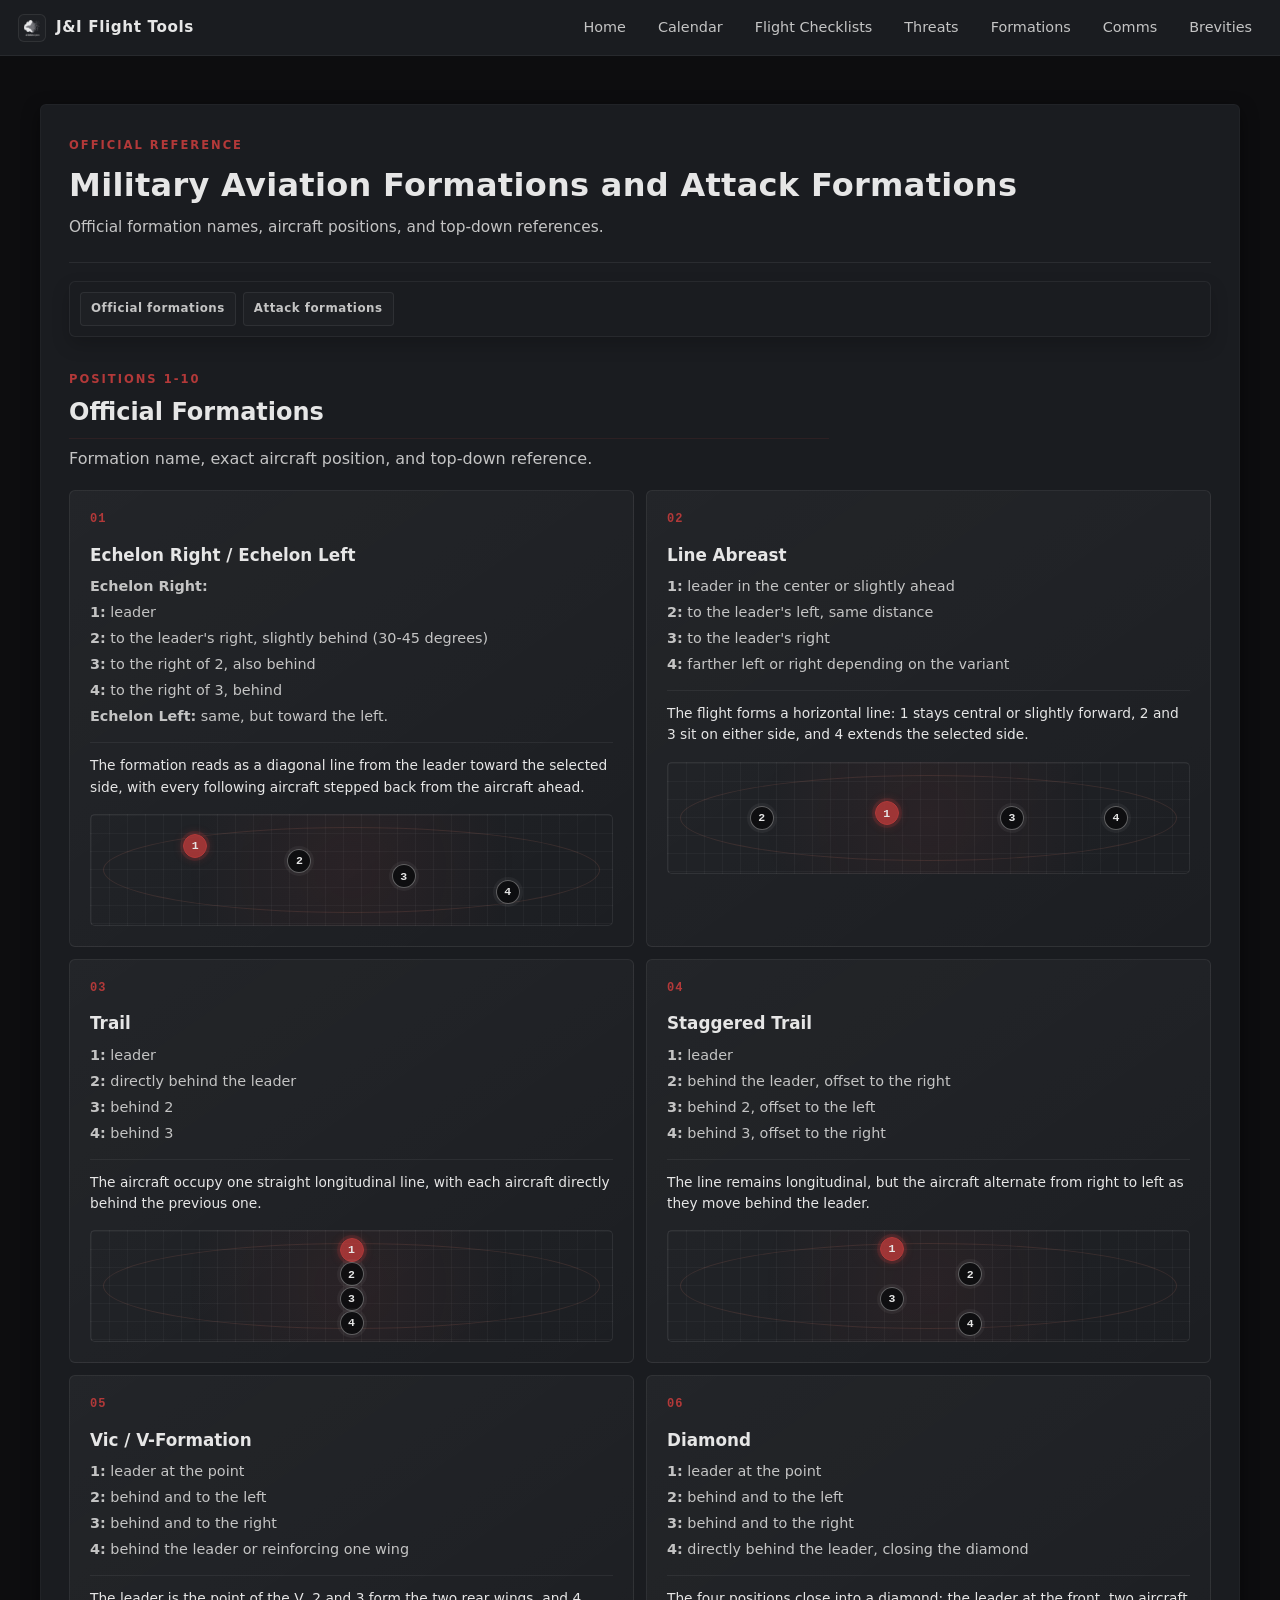
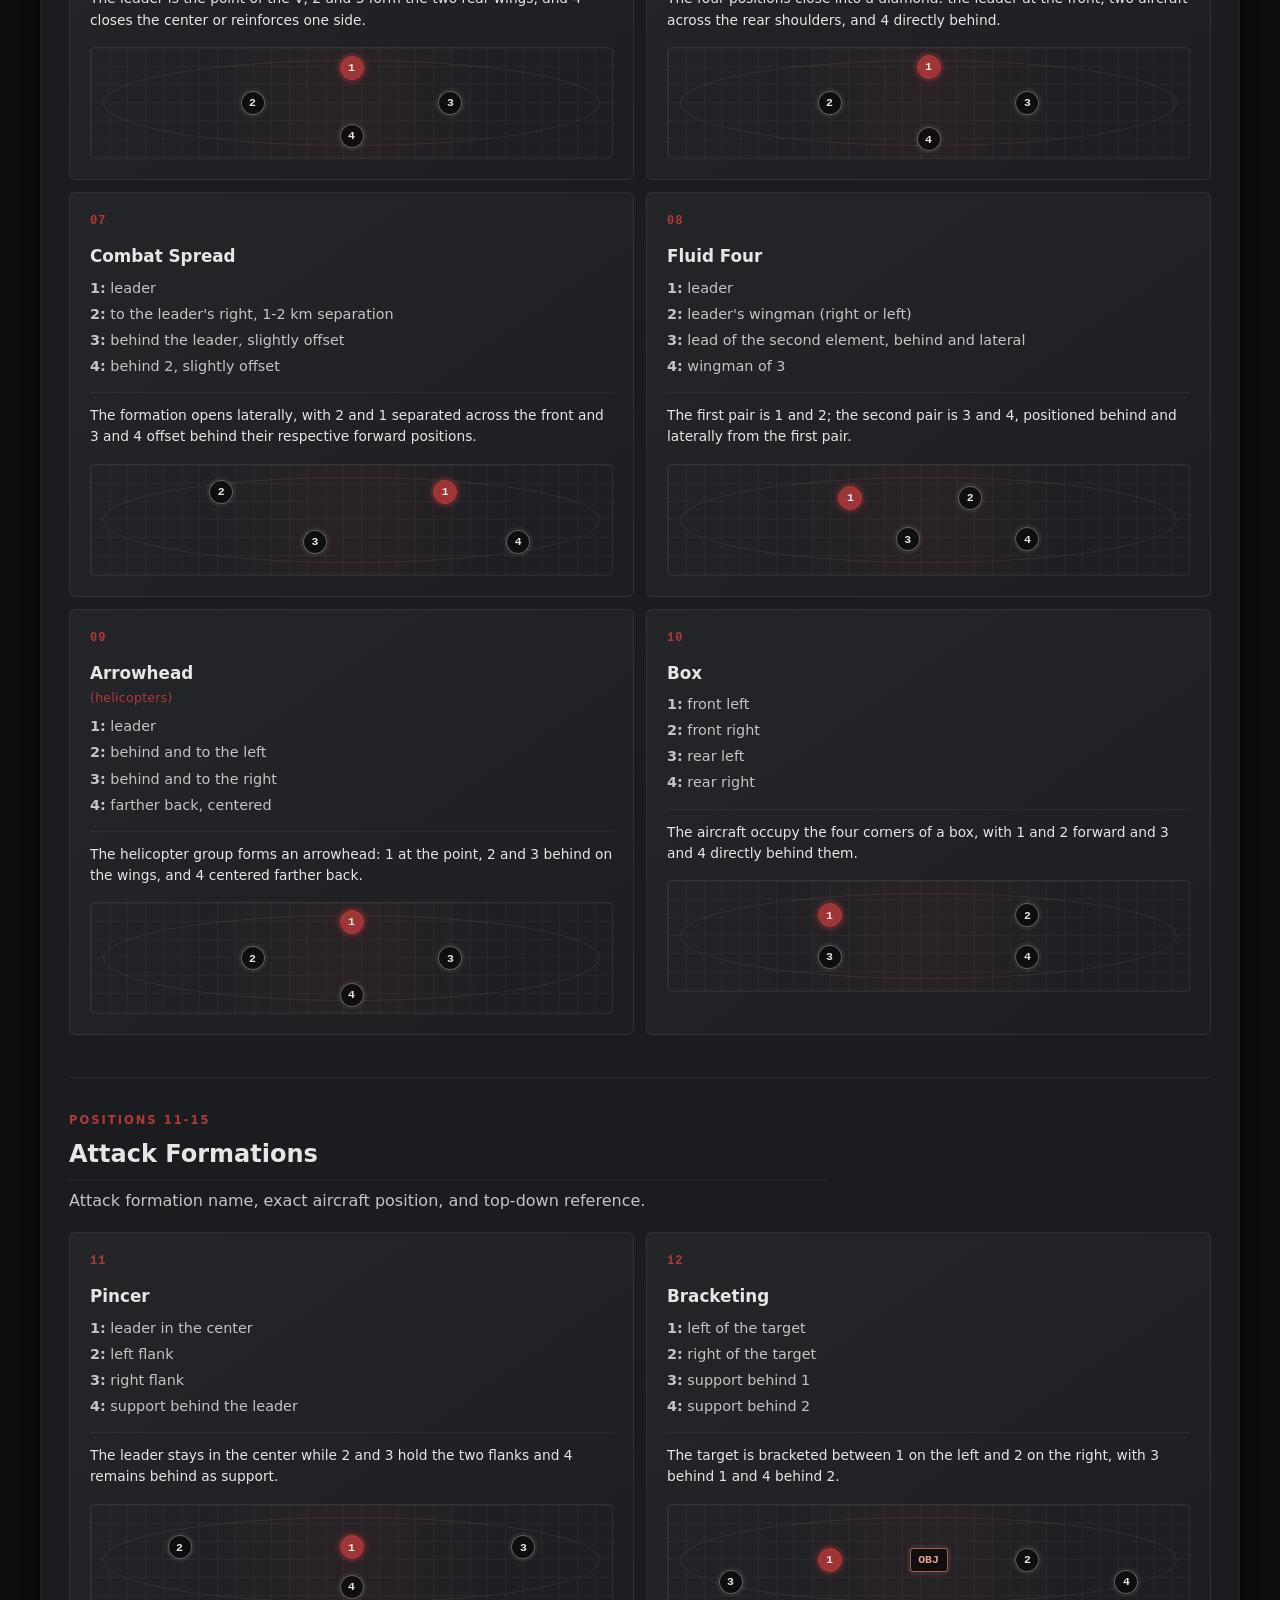
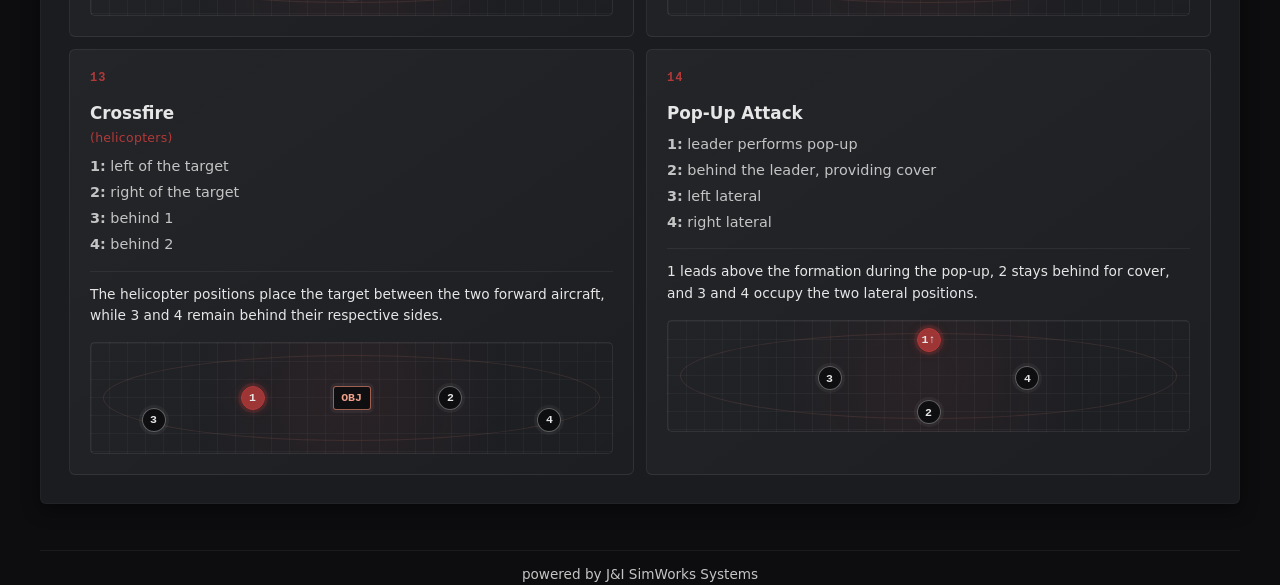
<file: formations.html>
<!doctype html>
<html lang="en">
<head>
  <meta charset="utf-8">
  <meta name="viewport" content="width=device-width,initial-scale=1">
  <link rel="stylesheet" href="assets/css/styles.css">
</head>
<body data-page="formations">
  <div id="site-nav-root"></div>

  <main class="formations-page">
    <section class="panel formations-panel">
      <header class="formations-header">
        <span class="section-kicker">Official reference</span>
        <h1>Military Aviation Formations and Attack Formations</h1>
        <p>Official formation names, aircraft positions, and top-down references.</p>
      </header>

      <nav class="formations-nav" aria-label="Formation sections">
        <a href="#official-formations">Official formations</a>
        <a href="#attack-formations">Attack formations</a>
      </nav>

      <section class="formation-section" id="official-formations">
        <div class="formation-section-heading">
          <span class="section-kicker">Positions 1-10</span>
          <h2>Official Formations</h2>
          <p>Formation name, exact aircraft position, and top-down reference.</p>
        </div>

        <div class="formation-grid">
          <article class="formation-card">
            <span class="formation-index">01</span>
            <h3>Echelon Right / Echelon Left</h3>
            <p><strong>Echelon Right:</strong></p>
            <ul class="formation-positions">
              <li><strong>1:</strong> leader</li>
              <li><strong>2:</strong> to the leader's right, slightly behind (30-45 degrees)</li>
              <li><strong>3:</strong> to the right of 2, also behind</li>
              <li><strong>4:</strong> to the right of 3, behind</li>
            </ul>
            <p><strong>Echelon Left:</strong> same, but toward the left.</p>
            <p class="formation-description">The formation reads as a diagonal line from the leader toward the selected side, with every following aircraft stepped back from the aircraft ahead.</p>
            <div class="formation-visual formation-visual-echelon" aria-label="Top-down echelon diagram"><span class="marker marker-1">1</span><span class="marker marker-2">2</span><span class="marker marker-3">3</span><span class="marker marker-4">4</span></div>
          </article>

          <article class="formation-card">
            <span class="formation-index">02</span>
            <h3>Line Abreast</h3>
            <ul class="formation-positions">
              <li><strong>1:</strong> leader in the center or slightly ahead</li>
              <li><strong>2:</strong> to the leader's left, same distance</li>
              <li><strong>3:</strong> to the leader's right</li>
              <li><strong>4:</strong> farther left or right depending on the variant</li>
            </ul>
            <p class="formation-description">The flight forms a horizontal line: 1 stays central or slightly forward, 2 and 3 sit on either side, and 4 extends the selected side.</p>
            <div class="formation-visual formation-visual-abreast" aria-label="Top-down line abreast diagram"><span class="marker marker-2">2</span><span class="marker marker-1">1</span><span class="marker marker-3">3</span><span class="marker marker-4">4</span></div>
          </article>

          <article class="formation-card">
            <span class="formation-index">03</span>
            <h3>Trail</h3>
            <ul class="formation-positions">
              <li><strong>1:</strong> leader</li>
              <li><strong>2:</strong> directly behind the leader</li>
              <li><strong>3:</strong> behind 2</li>
              <li><strong>4:</strong> behind 3</li>
            </ul>
            <p class="formation-description">The aircraft occupy one straight longitudinal line, with each aircraft directly behind the previous one.</p>
            <div class="formation-visual formation-visual-trail" aria-label="Top-down trail diagram"><span class="marker marker-1">1</span><span class="marker marker-2">2</span><span class="marker marker-3">3</span><span class="marker marker-4">4</span></div>
          </article>

          <article class="formation-card">
            <span class="formation-index">04</span>
            <h3>Staggered Trail</h3>
            <ul class="formation-positions">
              <li><strong>1:</strong> leader</li>
              <li><strong>2:</strong> behind the leader, offset to the right</li>
              <li><strong>3:</strong> behind 2, offset to the left</li>
              <li><strong>4:</strong> behind 3, offset to the right</li>
            </ul>
            <p class="formation-description">The line remains longitudinal, but the aircraft alternate from right to left as they move behind the leader.</p>
            <div class="formation-visual formation-visual-staggered" aria-label="Top-down staggered trail diagram"><span class="marker marker-1">1</span><span class="marker marker-2">2</span><span class="marker marker-3">3</span><span class="marker marker-4">4</span></div>
          </article>

          <article class="formation-card">
            <span class="formation-index">05</span>
            <h3>Vic / V-Formation</h3>
            <ul class="formation-positions">
              <li><strong>1:</strong> leader at the point</li>
              <li><strong>2:</strong> behind and to the left</li>
              <li><strong>3:</strong> behind and to the right</li>
              <li><strong>4:</strong> behind the leader or reinforcing one wing</li>
            </ul>
            <p class="formation-description">The leader is the point of the V, 2 and 3 form the two rear wings, and 4 closes the center or reinforces one side.</p>
            <div class="formation-visual formation-visual-vic" aria-label="Top-down V formation diagram"><span class="marker marker-1">1</span><span class="marker marker-2">2</span><span class="marker marker-3">3</span><span class="marker marker-4">4</span></div>
          </article>

          <article class="formation-card">
            <span class="formation-index">06</span>
            <h3>Diamond</h3>
            <ul class="formation-positions">
              <li><strong>1:</strong> leader at the point</li>
              <li><strong>2:</strong> behind and to the left</li>
              <li><strong>3:</strong> behind and to the right</li>
              <li><strong>4:</strong> directly behind the leader, closing the diamond</li>
            </ul>
            <p class="formation-description">The four positions close into a diamond: the leader at the front, two aircraft across the rear shoulders, and 4 directly behind.</p>
            <div class="formation-visual formation-visual-diamond" aria-label="Top-down diamond diagram"><span class="marker marker-1">1</span><span class="marker marker-2">2</span><span class="marker marker-3">3</span><span class="marker marker-4">4</span></div>
          </article>

          <article class="formation-card">
            <span class="formation-index">07</span>
            <h3>Combat Spread</h3>
            <ul class="formation-positions">
              <li><strong>1:</strong> leader</li>
              <li><strong>2:</strong> to the leader's right, 1-2 km separation</li>
              <li><strong>3:</strong> behind the leader, slightly offset</li>
              <li><strong>4:</strong> behind 2, slightly offset</li>
            </ul>
            <p class="formation-description">The formation opens laterally, with 2 and 1 separated across the front and 3 and 4 offset behind their respective forward positions.</p>
            <div class="formation-visual formation-visual-combat-spread" aria-label="Top-down combat spread diagram"><span class="marker marker-2">2</span><span class="marker marker-1">1</span><span class="marker marker-3">3</span><span class="marker marker-4">4</span></div>
          </article>

          <article class="formation-card">
            <span class="formation-index">08</span>
            <h3>Fluid Four</h3>
            <ul class="formation-positions">
              <li><strong>1:</strong> leader</li>
              <li><strong>2:</strong> leader's wingman (right or left)</li>
              <li><strong>3:</strong> lead of the second element, behind and lateral</li>
              <li><strong>4:</strong> wingman of 3</li>
            </ul>
            <p class="formation-description">The first pair is 1 and 2; the second pair is 3 and 4, positioned behind and laterally from the first pair.</p>
            <div class="formation-visual formation-visual-fluid-four" aria-label="Top-down fluid four diagram"><span class="marker marker-1">1</span><span class="marker marker-2">2</span><span class="marker marker-3">3</span><span class="marker marker-4">4</span></div>
          </article>

          <article class="formation-card">
            <span class="formation-index">09</span>
            <h3>Arrowhead <span>(helicopters)</span></h3>
            <ul class="formation-positions">
              <li><strong>1:</strong> leader</li>
              <li><strong>2:</strong> behind and to the left</li>
              <li><strong>3:</strong> behind and to the right</li>
              <li><strong>4:</strong> farther back, centered</li>
            </ul>
            <p class="formation-description">The helicopter group forms an arrowhead: 1 at the point, 2 and 3 behind on the wings, and 4 centered farther back.</p>
            <div class="formation-visual formation-visual-arrowhead" aria-label="Top-down arrowhead diagram"><span class="marker marker-1">1</span><span class="marker marker-2">2</span><span class="marker marker-3">3</span><span class="marker marker-4">4</span></div>
          </article>

          <article class="formation-card">
            <span class="formation-index">10</span>
            <h3>Box</h3>
            <ul class="formation-positions">
              <li><strong>1:</strong> front left</li>
              <li><strong>2:</strong> front right</li>
              <li><strong>3:</strong> rear left</li>
              <li><strong>4:</strong> rear right</li>
            </ul>
            <p class="formation-description">The aircraft occupy the four corners of a box, with 1 and 2 forward and 3 and 4 directly behind them.</p>
            <div class="formation-visual formation-visual-box" aria-label="Top-down box diagram"><span class="marker marker-1">1</span><span class="marker marker-2">2</span><span class="marker marker-3">3</span><span class="marker marker-4">4</span></div>
          </article>
        </div>
      </section>

      <section class="formation-section" id="attack-formations">
        <div class="formation-section-heading">
          <span class="section-kicker">Positions 11-15</span>
          <h2>Attack Formations</h2>
          <p>Attack formation name, exact aircraft position, and top-down reference.</p>
        </div>

        <div class="formation-grid">
          <article class="formation-card">
            <span class="formation-index">11</span>
            <h3>Pincer</h3>
            <ul class="formation-positions">
              <li><strong>1:</strong> leader in the center</li>
              <li><strong>2:</strong> left flank</li>
              <li><strong>3:</strong> right flank</li>
              <li><strong>4:</strong> support behind the leader</li>
            </ul>
            <p class="formation-description">The leader stays in the center while 2 and 3 hold the two flanks and 4 remains behind as support.</p>
            <div class="formation-visual formation-visual-pincer" aria-label="Top-down pincer diagram"><span class="marker marker-2">2</span><span class="marker marker-1">1</span><span class="marker marker-3">3</span><span class="marker marker-4">4</span></div>
          </article>

          <article class="formation-card">
            <span class="formation-index">12</span>
            <h3>Bracketing</h3>
            <ul class="formation-positions">
              <li><strong>1:</strong> left of the target</li>
              <li><strong>2:</strong> right of the target</li>
              <li><strong>3:</strong> support behind 1</li>
              <li><strong>4:</strong> support behind 2</li>
            </ul>
            <p class="formation-description">The target is bracketed between 1 on the left and 2 on the right, with 3 behind 1 and 4 behind 2.</p>
            <div class="formation-visual formation-visual-bracketing" aria-label="Top-down bracketing diagram"><span class="marker marker-3">3</span><span class="marker marker-1">1</span><span class="target">OBJ</span><span class="marker marker-2">2</span><span class="marker marker-4">4</span></div>
          </article>

          <article class="formation-card">
            <span class="formation-index">13</span>
            <h3>Crossfire <span>(helicopters)</span></h3>
            <ul class="formation-positions">
              <li><strong>1:</strong> left of the target</li>
              <li><strong>2:</strong> right of the target</li>
              <li><strong>3:</strong> behind 1</li>
              <li><strong>4:</strong> behind 2</li>
            </ul>
            <p class="formation-description">The helicopter positions place the target between the two forward aircraft, while 3 and 4 remain behind their respective sides.</p>
            <div class="formation-visual formation-visual-crossfire" aria-label="Top-down crossfire diagram"><span class="marker marker-3">3</span><span class="marker marker-1">1</span><span class="target">OBJ</span><span class="marker marker-2">2</span><span class="marker marker-4">4</span></div>
          </article>

          <article class="formation-card">
            <span class="formation-index">14</span>
            <h3>Pop-Up Attack</h3>
            <ul class="formation-positions">
              <li><strong>1:</strong> leader performs pop-up</li>
              <li><strong>2:</strong> behind the leader, providing cover</li>
              <li><strong>3:</strong> left lateral</li>
              <li><strong>4:</strong> right lateral</li>
            </ul>
            <p class="formation-description">1 leads above the formation during the pop-up, 2 stays behind for cover, and 3 and 4 occupy the two lateral positions.</p>
            <div class="formation-visual formation-visual-popup" aria-label="Top-down pop-up attack diagram"><span class="marker marker-1">1↑</span><span class="marker marker-3">3</span><span class="marker marker-4">4</span><span class="marker marker-2">2</span></div>
          </article>

        </div>
      </section>
    </section>
  </main>

  <script src="assets/js/site-config.js"></script>
  <script src="assets/js/shared-nav.js"></script>
  <script src="assets/js/main.js"></script>
</body>
</html>
</file>
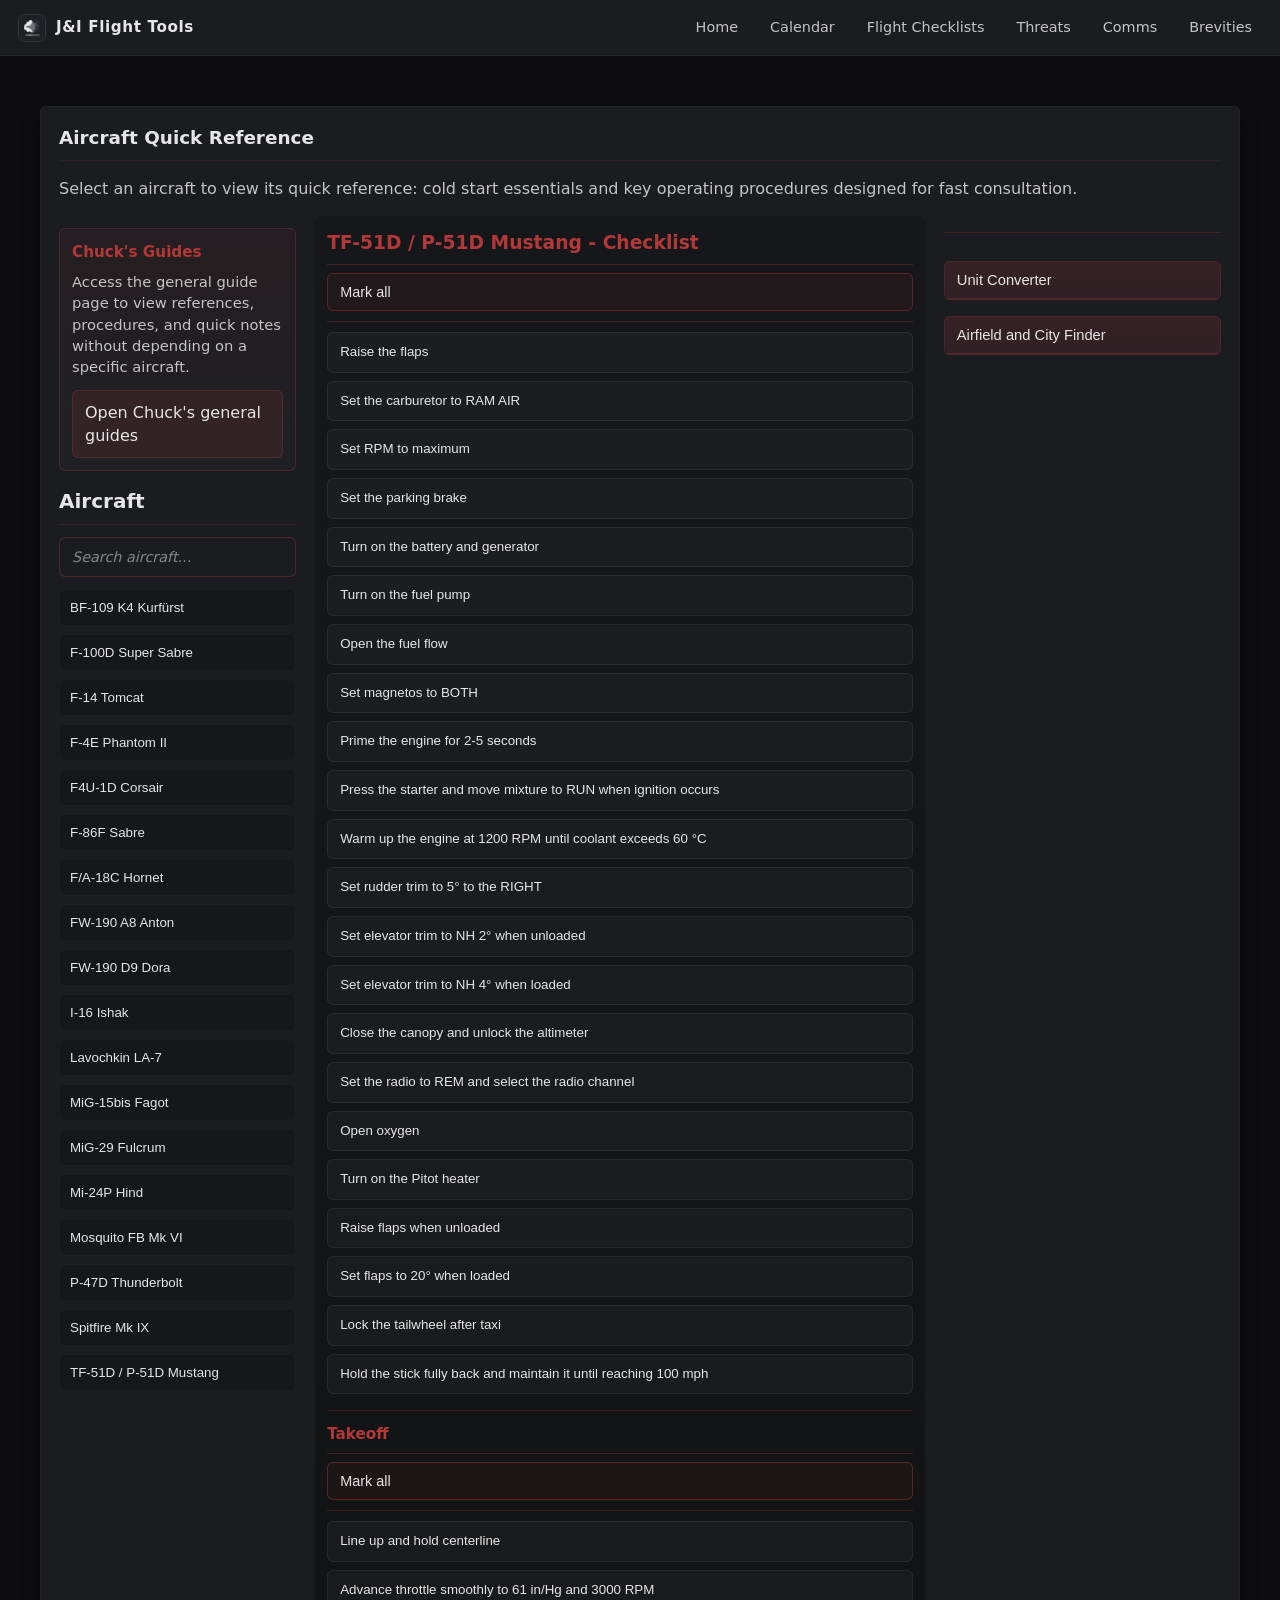
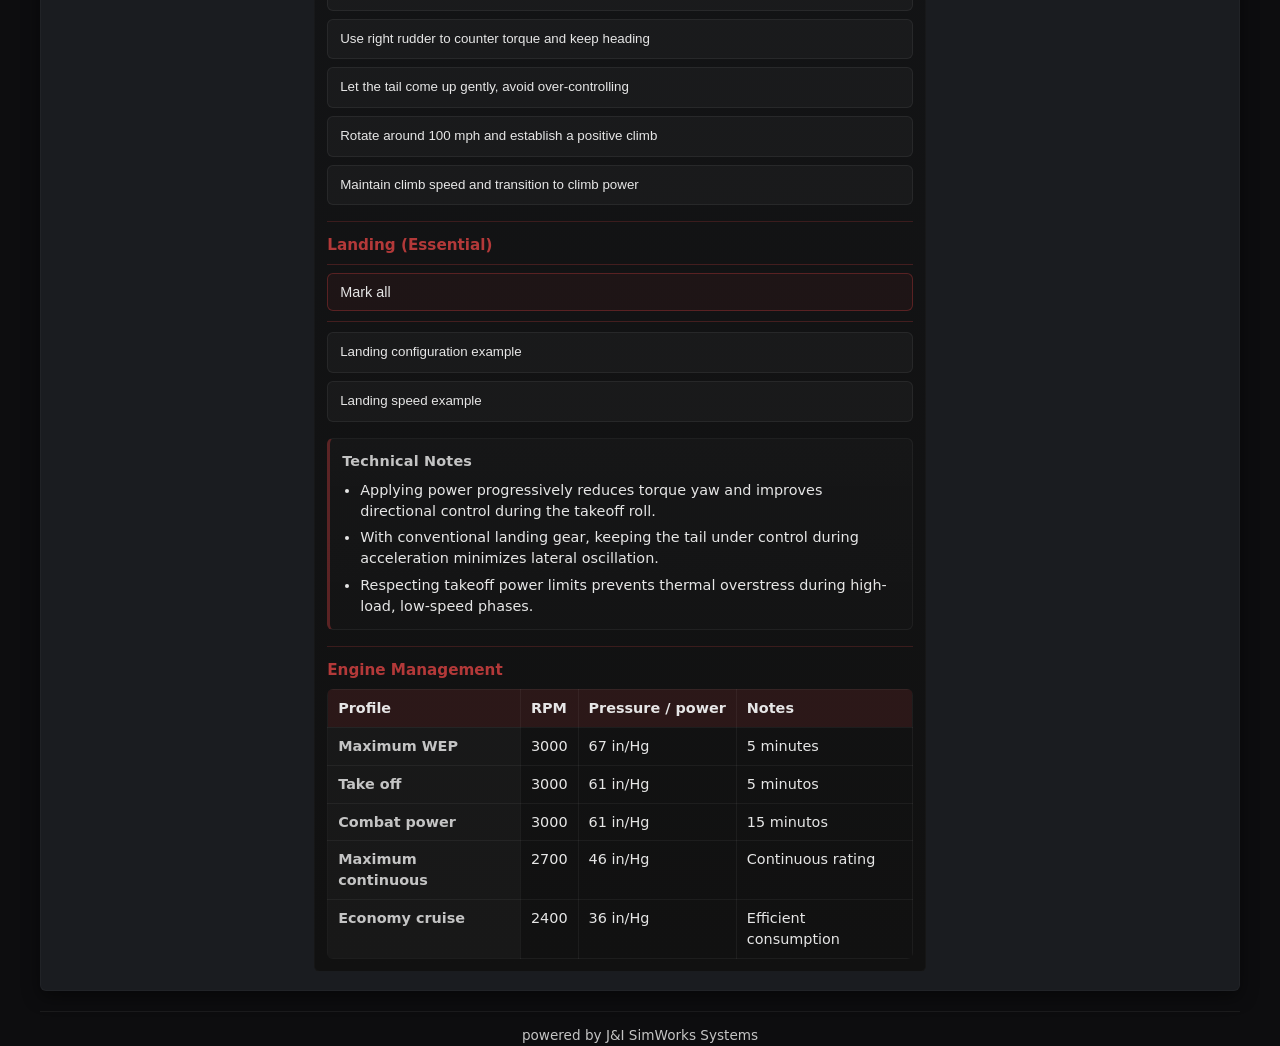
<file: perneras.html>
<!-- ===========================
     FILE: perneras.html
     =========================== -->
<!doctype html>
<html lang="en">
<head>
  <meta charset="utf-8">
  <meta name="viewport" content="width=device-width,initial-scale=1">
  <link rel="stylesheet" href="styles.css">
</head>
<body data-page="perneras">
  <div id="site-nav-root"></div>

  <main style="padding-top:86px">
    <section class="panel">
      <h2>Aircraft Quick Reference</h2>
      <p style="color:var(--sub)">Select an aircraft to view its quick reference: cold start essentials and key operating procedures designed for fast consultation.</p>

      <div class="perneras-layout" style="margin-top:12px">
        <div class="perneras-list">
          <div class="guide-card" id="chuck-guide" aria-live="polite">
            <h4>Chuck's Guides</h4>
            <p>Access the general guide page to view references, procedures, and quick notes without depending on a specific aircraft.</p>
            <a class="guide-link" href="https://chucksguides.com/" target="_blank" rel="noopener noreferrer">Open Chuck's general guides</a>
          </div>

          <h3>Aircraft</h3>
          <div class="search-wrapper" style="margin-top:12px; margin-bottom:12px">
            <input type="text" id="perneras-search" class="search-input" placeholder="Search aircraft..." aria-label="Search aircraft">
          </div>
          <div id="perneras-empty" class="perneras-empty" hidden>No aircraft found.</div>
          <ul>
            <li><button data-plane="bf109">BF-109 K4 Kurfürst</button></li>
            <li><button data-plane="f100d">F-100D Super Sabre</button></li>
            <li><button data-plane="f14">F-14 Tomcat</button></li>
            <li><button data-plane="f4e">F-4E Phantom II</button></li>
            <li><button data-plane="f4u1d">F4U-1D Corsair</button></li>
            <li><button data-plane="f86f">F-86F Sabre</button></li>
            <li><button data-plane="fa18">F/A-18C Hornet</button></li>
            <li><button data-plane="fw190a8">FW-190 A8 Anton</button></li>
            <li><button data-plane="fw190d9">FW-190 D9 Dora</button></li>
            <li><button data-plane="i16">I-16 Ishak</button></li>
            <li><button data-plane="la7">Lavochkin LA-7</button></li>
            <li><button data-plane="mig15">MiG-15bis Fagot</button></li>
            <li><button data-plane="mig29">MiG-29 Fulcrum</button></li>
            <li><button data-plane="mi24p">Mi-24P Hind</button></li>
            <li><button data-plane="mosquito">Mosquito FB Mk VI</button></li>
            <li><button data-plane="p47">P-47D Thunderbolt</button></li>
            <li><button data-plane="spitfire">Spitfire Mk IX</button></li>
            <li><button data-plane="tf51">TF-51D / P-51D Mustang</button></li>
          </ul>
        </div>

        <div class="pernera-content">
          <div id="pernera-tf51" class="pernera-panel active">
            <h3>TF-51D / P-51D Mustang - Checklist</h3>
            <div class="checklist-toolbar">
              <button class="toggle-all-checklist" type="button" data-panel="tf51">Mark/unmark all</button>
            </div>
            <ul class="checklist">
              <li><button class="check-item" type="button" data-key="tf51-1a">Raise the flaps</button></li>
              <li><button class="check-item" type="button" data-key="tf51-1b">Set the carburetor to RAM AIR</button></li>
              <li><button class="check-item" type="button" data-key="tf51-1c">Set RPM to maximum</button></li>
              <li><button class="check-item" type="button" data-key="tf51-1d">Set the parking brake</button></li>   
              <li><button class="check-item" type="button" data-key="tf51-2a">Turn on the battery and generator</button></li>
              <li><button class="check-item" type="button" data-key="tf51-2b">Turn on the fuel pump</button></li>
              <li><button class="check-item" type="button" data-key="tf51-2c">Open the fuel flow</button></li>
              <li><button class="check-item" type="button" data-key="tf51-3a">Set magnetos to BOTH</button></li>
              <li><button class="check-item" type="button" data-key="tf51-3b">Prime the engine for 2-5 seconds</button></li>
              <li><button class="check-item" type="button" data-key="tf51-3c">Press the starter and move mixture to RUN when ignition occurs</button></li>
              <li><button class="check-item" type="button" data-key="tf51-4">Warm up the engine at 1200 RPM until coolant exceeds 60 °C</button></li>
              <li><button class="check-item" type="button" data-key="tf51-5a">Set rudder trim to 5° to the RIGHT</button></li>
              <li><button class="check-item" type="button" data-key="tf51-5b">Set elevator trim to NH 2° when unloaded</button></li>
              <li><button class="check-item" type="button" data-key="tf51-5c">Set elevator trim to NH 4° when loaded</button></li>
              <li><button class="check-item" type="button" data-key="tf51-6a">Close the canopy and unlock the altimeter</button></li>
              <li><button class="check-item" type="button" data-key="tf51-6b">Set the radio to REM and select the radio channel</button></li>
              <li><button class="check-item" type="button" data-key="tf51-6c">Open oxygen</button></li>
              <li><button class="check-item" type="button" data-key="tf51-6d">Turn on the Pitot heater</button></li>
              <li><button class="check-item" type="button" data-key="tf51-7a">Raise flaps when unloaded</button></li>
              <li><button class="check-item" type="button" data-key="tf51-7b">Set flaps to 20° when loaded</button></li>
              <li><button class="check-item" type="button" data-key="tf51-7c">Lock the tailwheel after taxi</button></li>
              <li><button class="check-item" type="button" data-key="tf51-7d">Hold the stick fully back and maintain it until reaching 100 mph</button></li>
            </ul>
            <div class="engine-management takeoff-management">
              <h4>Takeoff</h4>
              <div class="checklist-toolbar">
                <button class="toggle-all-checklist" type="button" data-panel="tf51-takeoff">Mark/unmark all</button>
              </div>
              <ul class="checklist">
                <li><button class="check-item" type="button" data-key="tf51-takeoff-1">Line up and hold centerline</button></li>
                <li><button class="check-item" type="button" data-key="tf51-takeoff-2">Advance throttle smoothly to 61 in/Hg and 3000 RPM</button></li>
                <li><button class="check-item" type="button" data-key="tf51-takeoff-3">Use right rudder to counter torque and keep heading</button></li>
                <li><button class="check-item" type="button" data-key="tf51-takeoff-4">Let the tail come up gently, avoid over-controlling</button></li>
                <li><button class="check-item" type="button" data-key="tf51-takeoff-5">Rotate around 100 mph and establish a positive climb</button></li>
                <li><button class="check-item" type="button" data-key="tf51-takeoff-6">Maintain climb speed and transition to climb power</button></li>
              </ul>
            </div>
            <div class="engine-management">
              <h4>Landing (Essential)</h4>
              <div class="checklist-toolbar">
                <button class="toggle-all-checklist" type="button" data-panel="tf51-landing">Mark/unmark all</button>
              </div>
              <ul class="checklist">
                <li><button class="check-item" type="button" data-key="tf51-landing-1">Landing configuration example</button></li>
                <li><button class="check-item" type="button" data-key="tf51-landing-2">Landing speed example</button></li>
              </ul>
            </div>
            <div class="technical-notes">
              <h4>Technical Notes</h4>
              <ul>
                <li>Applying power progressively reduces torque yaw and improves directional control during the takeoff roll.</li>
                <li>With conventional landing gear, keeping the tail under control during acceleration minimizes lateral oscillation.</li>
                <li>Respecting takeoff power limits prevents thermal overstress during high-load, low-speed phases.</li>
              </ul>
            </div>
            <div class="engine-management">
              <h4>Engine Management</h4>
              <div class="engine-table-wrapper">
                <table class="engine-table">
                  <thead>
                    <tr><th>Profile</th><th>RPM</th><th>Pressure / power</th><th>Notes</th></tr>
                  </thead>
                  <tbody>
                    <tr><th scope="row">Maximum WEP</th><td>3000</td><td>67 in/Hg</td><td>5 minutes</td></tr>
                    <tr><th scope="row">Take off</th><td>3000</td><td>61 in/Hg</td><td>5 minutos</td></tr>
                    <tr><th scope="row">Combat power</th><td>3000</td><td>61 in/Hg</td><td>15 minutos</td></tr>
                    <tr><th scope="row">Maximum continuous</th><td>2700</td><td>46 in/Hg</td><td>Continuous rating</td></tr>
                    <tr><th scope="row">Economy cruise</th><td>2400</td><td>36 in/Hg</td><td>Efficient consumption</td></tr>
                  </tbody>
                </table>
              </div>
            </div>
          </div>

          <div id="pernera-p47" class="pernera-panel">
            <h3>P-47D Thunderbolt - Checklist</h3>
            <div class="checklist-toolbar">
              <button class="toggle-all-checklist" type="button" data-panel="p47">Mark/unmark all</button>
            </div>
            <ul class="checklist">
               <li><button class="check-item" type="button" data-key="p47-1a">Open the carburetor cold air</button></li>
               <li><button class="check-item" type="button" data-key="p47-1b">Set the fuel pump rheostat to START/ALTITUDE</button></li>
               <li><button class="check-item" type="button" data-key="p47-1c">Set the fuel tank selector to MAIN</button></li>
               <li><button class="check-item" type="button" data-key="p47-2a">Set the parking brake</button></li>
               <li><button class="check-item" type="button" data-key="p47-2b">Turn on the generator</button></li>
               <li><button class="check-item" type="button" data-key="p47-2c">Raise the RPM selector switch</button></li>
               <li><button class="check-item" type="button" data-key="p47-3a">Turn on the battery</button></li>
               <li><button class="check-item" type="button" data-key="p47-3b">Set the intercooler and oil cooler to NEUTRAL</button></li>
               <li><button class="check-item" type="button" data-key="p47-3c">Set RPM to maximum and open the throttle 1"</button></li>
               <li><button class="check-item" type="button" data-key="p47-3d">Prime the engine 2-6 times</button></li>
               <li><button class="check-item" type="button" data-key="p47-4a">Set magnetos to BOTH</button></li>
               <li><button class="check-item" type="button" data-key="p47-4b">Set the starter to ENERGIZE for 15 seconds</button></li>
               <li><button class="check-item" type="button" data-key="p47-4c">Switch the starter to ENGAGE and set mixture to AUTO RICH when ignition occurs</button></li>
               <li><button class="check-item" type="button" data-key="p47-5">Warm up the engine at 900 RPM until cylinder head temperature reaches 100 °C, then increase to 1200 RPM</button></li>
               <li><button class="check-item" type="button" data-key="p47-6a">Open the engine cooling flaps</button></li>
               <li><button class="check-item" type="button" data-key="p47-6b">Unlock the artificial horizon</button></li>
               <li><button class="check-item" type="button" data-key="p47-6c">Radio to REM and choose channel</button></li>
               <li><button class="check-item" type="button" data-key="p47-6d">Pitot heater on</button></li>
               <li><button class="check-item" type="button" data-key="p47-7a">Set aileron trim to N</button></li>
               <li><button class="check-item" type="button" data-key="p47-7b">Set rudder trim to T.O</button></li>
               <li><button class="check-item" type="button" data-key="p47-7c">Set elevator trim to N when unloaded</button></li>
               <li><button class="check-item" type="button" data-key="p47-7d">Set elevator trim to 0.75" NH when loaded</button></li>               
               <li><button class="check-item" type="button" data-key="p47-8a">Raise flaps when unloaded</button></li>
               <li><button class="check-item" type="button" data-key="p47-8b">Set flaps to 20° when loaded</button></li>
               <li><button class="check-item" type="button" data-key="p47-8c">Lock the tailwheel after taxi</button></li>
            </ul>
            <div class="engine-management">
              <h4>Landing (Essential)</h4>
              <div class="checklist-toolbar">
                <button class="toggle-all-checklist" type="button" data-panel="p47-landing">Mark/unmark all</button>
              </div>
              <ul class="checklist">
                <li><button class="check-item" type="button" data-key="p47-landing-1">Landing configuration example</button></li>
                <li><button class="check-item" type="button" data-key="p47-landing-2">Landing speed example</button></li>
              </ul>
            </div>

            <div class="engine-management">
              <h4>Engine Management</h4>
              <div class="engine-table-wrapper">
                <table class="engine-table">
                  <thead>
                    <tr><th>Profile</th><th>RPM</th><th>Pressure / power</th><th>Notes</th></tr>
                  </thead>
                  <tbody>
                    <tr><th scope="row">Maximum WEP</th><td>2800</td><td>64 in/Hg</td><td>15 minutes with MW</td></tr>
                    <tr><th scope="row">Take off</th><td>2800</td><td>52 in/Hg</td><td>5 minutos</td></tr>
                    <tr><th scope="row">Combat</th><td>2800</td><td>52 in/Hg</td><td>15 minutos</td></tr>
                    <tr><th scope="row">Maximum continuous</th><td>2550</td><td>42 in/Hg</td><td>Continuous rating</td></tr>
                    <tr><th scope="row">Economy cruise</th><td>2250</td><td>32 in/Hg</td><td>AUTO LEAN</td></tr>
                  </tbody>
                </table>
              </div>
            </div>
            <div class="technical-notes">
              <h4>Technical Notes</h4>
              <ul>
                <li>Above 10,000 feet, open the supercharger lever without exceeding 22,000 supercharger RPM.</li>
              </ul>
            </div>
          </div>

          <div id="pernera-f4u1d" class="pernera-panel">
            <h3>F4U-1D Corsair - Checklist</h3>
            <div class="checklist-toolbar">
              <button class="toggle-all-checklist" type="button" data-panel="f4u1d">Mark/unmark all</button>
            </div>
            <ul class="checklist">
               <li><button class="check-item" type="button" data-key="f4u1d-1">Turn on the battery</button></li>
               <li><button class="check-item" type="button" data-key="f4u1d-1b">Unlock the artificial horizon</button></li>
               <li><button class="check-item" type="button" data-key="f4u1d-1c">Set the fuel selector to RESERVE</button></li>
               <li><button class="check-item" type="button" data-key="f4u1d-2">Set RPM to maximum</button></li>
               <li><button class="check-item" type="button" data-key="f4u1d-2b">Open the throttle 1"</button></li>
               <li><button class="check-item" type="button" data-key="f4u1d-2c">Turn on the fuel pump</button></li>
               <li><button class="check-item" type="button" data-key="f4u1d-2d">Prime the engine for 7-10 seconds</button></li>
               <li><button class="check-item" type="button" data-key="f4u1d-3">Set magnetos to BOTH</button></li>
               <li><button class="check-item" type="button" data-key="f4u1d-3b">Hold the brakes and uncover the starter</button></li>
               <li><button class="check-item" type="button" data-key="f4u1d-3c">Press until ignition occurs</button></li>
               <li><button class="check-item" type="button" data-key="f4u1d-3d">Set mixture to AUTO RICH</button></li>
               <li><button class="check-item" type="button" data-key="f4u1d-4">Warm up the engine at 900 RPM until oil pressure begins to drop</button></li>
               <li><button class="check-item" type="button" data-key="f4u1d-4b">Increase to 1200 RPM and close engine cowl and oil cooling flaps</button></li>
               <li><button class="check-item" type="button" data-key="f4u1d-4c">Wait until oil is 40 °C and head cylinders 120 °C</button></li>
               <li><button class="check-item" type="button" data-key="f4u1d-5">Open engine cowl and oil cooling flaps to 1/3</button></li>
               <li><button class="check-item" type="button" data-key="f4u1d-5b">Turn radio on</button></li>
               <li><button class="check-item" type="button" data-key="f4u1d-5c">Pitot heater on</button></li>
               <li><button class="check-item" type="button" data-key="f4u1d-5d">Start lowering the wings and push the wing lock handle</button></li>
               <li><button class="check-item" type="button" data-key="f4u1d-5e">After wings are down, pull wing lock handle</button></li>
               <li><button class="check-item" type="button" data-key="f4u1d-6">Set aileron and rudder trim to 6° right</button></li>
               <li><button class="check-item" type="button" data-key="f4u1d-6b">Set elevator trim to NH 1°</button></li>
               <li><button class="check-item" type="button" data-key="f4u1d-7">Set flaps to 0° when unloaded (from runway)</button></li>
               <li><button class="check-item" type="button" data-key="f4u1d-7b">Set flaps to 20° when loaded (from runway)</button></li>
               <li><button class="check-item" type="button" data-key="f4u1d-7c">Set flaps to 50° when launching from carrier</button></li>
               <li><button class="check-item" type="button" data-key="f4u1d-8">Lock the tailwheel after taxi</button></li>
               <li><button class="check-item" type="button" data-key="f4u1d-8b">Set mixture to AUTO LEAN after takeoff</button></li>                 
            </ul>
            <div class="engine-management">
              <h4>Landing (Essential)</h4>
              <div class="checklist-toolbar">
                <button class="toggle-all-checklist" type="button" data-panel="f4u1d-landing">Mark/unmark all</button>
              </div>
              <ul class="checklist">
                <li><button class="check-item" type="button" data-key="f4u1d-landing-1">Landing configuration example</button></li>
                <li><button class="check-item" type="button" data-key="f4u1d-landing-2">Landing speed example</button></li>
              </ul>
            </div>

            <div class="engine-management">
              <h4>Engine Management</h4>
              <div class="engine-table-wrapper">
                <table class="engine-table">
                  <thead>
                    <tr><th>Profile</th><th>RPM</th><th>Pressure / power</th><th>Notes</th></tr>
                  </thead>
                  <tbody>
                    <tr><th scope="row">Maximum WEP</th><td>2700</td><td>58 in/Hg</td><td>5 minutes, AUTO LEAN, water injection</td></tr>
                    <tr><th scope="row">Take off</th><td>2700</td><td>54 in/Hg</td><td>5 minutos, AUTO RICH</td></tr>
                    <tr><th scope="row">Combat power</th><td>2700</td><td>52 in/Hg</td><td>30 minutos, AUTO LEAN</td></tr>
                    <tr><th scope="row">Maximum continuous</th><td>2550</td><td>49 in/Hg</td><td>AUTO LEAN</td></tr>
                    <tr><th scope="row">Economy cruise</th><td>2200</td><td>36 in/Hg</td><td>AUTO LEAN</td></tr>
                  </tbody>
                </table>
              </div>
            </div>
            <div class="technical-notes">
              <h4>Technical Notes</h4>
              <ul>
                <li>Above 5,000 feet, set the supercharger to LOW; above 20,000 feet, set it to HIGH.</li>
              </ul>
            </div>
          </div>

          <div id="pernera-bf109" class="pernera-panel">
            <h3>BF-109 K4 Kurfürst - Checklist</h3>
            <div class="checklist-toolbar">
              <button class="toggle-all-checklist" type="button" data-panel="bf109">Mark/unmark all</button>
            </div>
            <ul class="checklist">
               <li><button class="check-item" type="button" data-key="bf109-1">Turn on the battery and generator</button></li>
               <li><button class="check-item" type="button" data-key="bf109-1b">Set the radiators to AUF</button></li>
               <li><button class="check-item" type="button" data-key="bf109-1c">Request wheel chocks</button></li>
               <li><button class="check-item" type="button" data-key="bf109-2">Activate fuel pumps P1+P2</button></li>
               <li><button class="check-item" type="button" data-key="bf109-2b">Set magnetos to M1+M2</button></li>
               <li><button class="check-item" type="button" data-key="bf109-2c">Turn on ignition</button></li>
               <li><button class="check-item" type="button" data-key="bf109-3">Open the clutch guard</button></li>
               <li><button class="check-item" type="button" data-key="bf109-3b">Request the starter and prime the engine 2-6 times</button></li>
               <li><button class="check-item" type="button" data-key="bf109-3c">Engage the clutch until the engine starts</button></li>
               <li><button class="check-item" type="button" data-key="bf109-4">Warm up the engine at 2000 RPM until coolant exceeds 50 °C</button></li>
               <li><button class="check-item" type="button" data-key="bf109-5">Set propeller RPM to the 12:00 position</button></li>
               <li><button class="check-item" type="button" data-key="bf109-5b">Turn on the Pitot heater</button></li>
               <li><button class="check-item" type="button" data-key="bf109-5c">Remove wheel chocks</button></li>
               <li><button class="check-item" type="button" data-key="bf109-6">Close the canopy and open oxygen</button></li>
               <li><button class="check-item" type="button" data-key="bf109-6b">Set radio to ON and IFF</button></li>
               <li><button class="check-item" type="button" data-key="bf109-6c">Set trim to +1° unloaded and +2° loaded</button></li>
               <li><button class="check-item" type="button" data-key="bf109-7">Set radiators to AUTOMATIK</button></li>
               <li><button class="check-item" type="button" data-key="bf109-7b">Lock steering wheel after taxi</button></li>
               <li><button class="check-item" type="button" data-key="bf109-7c">Set the governor to automatic after takeoff</button></li>
            </ul>
            <div class="engine-management">
              <h4>Landing (Essential)</h4>
              <div class="checklist-toolbar">
                <button class="toggle-all-checklist" type="button" data-panel="bf109-landing">Mark/unmark all</button>
              </div>
              <ul class="checklist">
                <li><button class="check-item" type="button" data-key="bf109-landing-1">Landing configuration example</button></li>
                <li><button class="check-item" type="button" data-key="bf109-landing-2">Landing speed example</button></li>
              </ul>
            </div>

            <div class="engine-management">
              <h4>Engine Management</h4>
              <div class="engine-table-wrapper">
                <table class="engine-table">
                  <thead>
                    <tr><th>Profile</th><th>RPM</th><th>Pressure / power</th><th>Notes</th></tr>
                  </thead>
                  <tbody>
                    <tr><th scope="row">Maximum WEP</th><td>2800</td><td>1.75 ATA</td><td>10 minutes with MW-50</td></tr>
                    <tr><th scope="row">Take off</th><td>2600</td><td>1.35 ATA</td><td>5 minutos</td></tr>
                    <tr><th scope="row">Combat power</th><td>2600</td><td>1.35 ATA</td><td>30 minutos</td></tr>
                    <tr><th scope="row">Maximum continuous</th><td>2400</td><td>1.25 ATA</td><td>Continuous rating</td></tr>
                    <tr><th scope="row">Economy cruise</th><td>2000</td><td>1.05 ATA</td><td>Efficient consumption</td></tr>
                  </tbody>
                </table>
              </div>
            </div>
          </div>

          <div id="pernera-fw190a8" class="pernera-panel">
            <h3>FW-190 A8 Anton - Checklist</h3>
            <div class="checklist-toolbar">
              <button class="toggle-all-checklist" type="button" data-panel="fw190a8">Mark/unmark all</button>
            </div>
            <ul class="checklist">
               <li><button class="check-item" type="button" data-key="fw190a8-1">Open the button panels and press all switches axcept IFF killer</button></li>
               <li><button class="check-item" type="button" data-key="fw190a8-1b">Activate navigation lights only if needed</button></li>
               <li><button class="check-item" type="button" data-key="fw190a8-1c">Request wheel chocks</button></li>
               <li><button class="check-item" type="button" data-key="fw190a8-2">Open the fuel shutoff lever</button></li>
               <li><button class="check-item" type="button" data-key="fw190a8-2b">Turn on E13, E14 and E96 switches</button></li>
               <li><button class="check-item" type="button" data-key="fw190a8-2c">Turn on E16 if an external tank is installed</button></li>
               <li><button class="check-item" type="button" data-key="fw190a8-3">Prime the engine 1-15 times until proper fuel pressure is reached</button></li>
               <li><button class="check-item" type="button" data-key="fw190a8-3b">Confirm that the fuel indicator shows yellow</button></li>
               <li><button class="check-item" type="button" data-key="fw190a8-4">Set magnetos to M1+M2</button></li>
               <li><button class="check-item" type="button" data-key="fw190a8-4b">Set throttle to START-IDLE and RPM selector to manual at the 12:00 position</button></li>
               <li><button class="check-item" type="button" data-key="fw190a8-4c">Close the engine cowls</button></li>
               <li><button class="check-item" type="button" data-key="fw190a8-5">Uncover the starter and press for 25 seconds</button></li>
               <li><button class="check-item" type="button" data-key="fw190a8-5b">Pull the starter to engage the clutch until the engine starts</button></li>
               <li><button class="check-item" type="button" data-key="fw190a8-6">Warm up the engine at 600 RPM until oil pressure indicator starts incresing</button></li>
               <li><button class="check-item" type="button" data-key="fw190a8-6b">Increase to 1200 RPM until oil temperature exceeds 25 °C</button></li>
               <li><button class="check-item" type="button" data-key="fw190a8-7">Increase to 1500 RPM until oil pressure exceeds 50 °C</button></li>
               <li><button class="check-item" type="button" data-key="fw190a8-7b">Open engine cowls as necessary</button></li>
               <li><button class="check-item" type="button" data-key="fw190a8-8">Set flaps to takeoff position</button></li>
               <li><button class="check-item" type="button" data-key="fw190a8-8b">Close the canopy and open oxygen</button></li>
               <li><button class="check-item" type="button" data-key="fw190a8-8c">Uncover landing gear rise cover</button></li>
               <li><button class="check-item" type="button" data-key="fw190a8-8d">Remove wheel chocks and leave the governor in automatic after takeoff</button></li>
            </ul>
            <div class="engine-management">
              <h4>Landing (Essential)</h4>
              <div class="checklist-toolbar">
                <button class="toggle-all-checklist" type="button" data-panel="fw190a8-landing">Mark/unmark all</button>
              </div>
              <ul class="checklist">
                <li><button class="check-item" type="button" data-key="fw190a8-landing-1">Landing configuration example</button></li>
                <li><button class="check-item" type="button" data-key="fw190a8-landing-2">Landing speed example</button></li>
              </ul>
            </div>

            <div class="engine-management">
              <h4>Engine Management</h4>
              <div class="engine-table-wrapper">
                <table class="engine-table">
                  <thead>
                    <tr><th>Profile</th><th>RPM</th><th>Pressure / power</th><th>Notes</th></tr>
                  </thead>
                  <tbody>
                    <tr><th scope="row">Take off y WEP</th><td>2700</td><td>1.4 ATA</td><td>3 minutos</td></tr>
                    <tr><th scope="row">Combat power</th><td>2400</td><td>1.3 ATA</td><td>30 minutos</td></tr>
                    <tr><th scope="row">Maximum continuous</th><td>2300</td><td>1.2 ATA</td><td>Continuous rating</td></tr>
                    <tr><th scope="row">Economy cruise</th><td>2200</td><td>1.1 ATA</td><td>Efficient consumption</td></tr>
                  </tbody>
                </table>
              </div>
            </div>
          </div>

          <div id="pernera-fw190d9" class="pernera-panel">
            <h3>FW-190 D9 Dora - Checklist</h3>
            <div class="checklist-toolbar">
              <button class="toggle-all-checklist" type="button" data-panel="fw190d9">Mark/unmark all</button>
            </div>
            <ul class="checklist">
               <li><button class="check-item" type="button" data-key="fw190d9-1">Open the button panel and press all switches</button></li>
               <li><button class="check-item" type="button" data-key="fw190d9-1b">Request wheel chocks</button></li>
               <li><button class="check-item" type="button" data-key="fw190d9-2">Open the fuel shutoff lever</button></li>
               <li><button class="check-item" type="button" data-key="fw190d9-2b">Turn on E13, E14 and E96</button></li>
               <li><button class="check-item" type="button" data-key="fw190d9-2c">Turn on E85 if an external tank is installed</button></li>
               <li><button class="check-item" type="button" data-key="fw190d9-3">Set magnetos to M1+M2</button></li>
               <li><button class="check-item" type="button" data-key="fw190d9-3b">Set throttle to START-IDLE and close the engine cooling flaps</button></li>
               <li><button class="check-item" type="button" data-key="fw190d9-4">Uncover the starter and press for 25 seconds</button></li>
               <li><button class="check-item" type="button" data-key="fw190d9-4b">Pull the starter to engage the clutch until the engine starts</button></li>
               <li><button class="check-item" type="button" data-key="fw190d9-5">Warm up the engine at 2000 RPM</button></li>
               <li><button class="check-item" type="button" data-key="fw190d9-5b">Wait until oil temperature exceeds 120 °C and coolant reaches 80 °C</button></li>
               <li><button class="check-item" type="button" data-key="fw190d9-5c">Open engine cowls if needed</button></li>
               <li><button class="check-item" type="button" data-key="fw190d9-6">Set flaps to takeoff position</button></li>
               <li><button class="check-item" type="button" data-key="fw190d9-6b">Close the canopy and open oxygen</button></li>
               <li><button class="check-item" type="button" data-key="fw190d9-6c">Remove wheel chocks and uncover the landing gear cover</button></li>
               <li><button class="check-item" type="button" data-key="fw190d9-7">Lock the tailwheel after taxi</button></li>
               <li><button class="check-item" type="button" data-key="fw190d9-7b">Hold the stick back until reaching 160 km/h</button></li>
            </ul>
            <div class="engine-management">
              <h4>Landing (Essential)</h4>
              <div class="checklist-toolbar">
                <button class="toggle-all-checklist" type="button" data-panel="fw190d9-landing">Mark/unmark all</button>
              </div>
              <ul class="checklist">
                <li><button class="check-item" type="button" data-key="fw190d9-landing-1">Landing configuration example</button></li>
                <li><button class="check-item" type="button" data-key="fw190d9-landing-2">Landing speed example</button></li>
              </ul>
            </div>

            <div class="engine-management">
              <h4>Engine Management</h4>
              <div class="engine-table-wrapper">
                <table class="engine-table">
                  <thead>
                    <tr><th>Profile</th><th>RPM</th><th>Pressure / power</th><th>Notes</th></tr>
                  </thead>
                  <tbody>
                    <tr><th scope="row">WEP y combat power</th><td>3250</td><td>-</td><td>30 minutos</td></tr>
                    <tr><th scope="row">Take off</th><td>3250</td><td>-</td><td>3 minutos</td></tr>
                    <tr><th scope="row">Maximum continuous</th><td>3000</td><td>-</td><td>Continuous rating</td></tr>
                    <tr><th scope="row">Economy cruise</th><td>2100-2700</td><td>-</td><td>Cruise range</td></tr>
                  </tbody>
                </table>
              </div>
            </div>
          </div>

          <div id="pernera-spitfire" class="pernera-panel">
            <h3>Spitfire Mk IX - Checklist</h3>
            <div class="checklist-toolbar">
              <button class="toggle-all-checklist" type="button" data-panel="spitfire">Mark/unmark all</button>
            </div>
            <ul class="checklist">
               <li><button class="check-item" type="button" data-key="spitfire-1">Open the main fuel tank shutoff valve</button></li>
               <li><button class="check-item" type="button" data-key="spitfire-1b">Set RPM to maximum and open the throttle 1"</button></li>
               <li><button class="check-item" type="button" data-key="spitfire-1c">Set the carburetor air filter</button></li>
               <li><button class="check-item" type="button" data-key="spitfire-2">Set magnetos to M1 and M2</button></li>
               <li><button class="check-item" type="button" data-key="spitfire-2b">Prime the engine 2-6 times</button></li>
               <li><button class="check-item" type="button" data-key="spitfire-2c">Turn on the fuel pump</button></li>
               <li><button class="check-item" type="button" data-key="spitfire-3">Uncover the starter and booster coil</button></li>
               <li><button class="check-item" type="button" data-key="spitfire-3b">Press both and move mixture to RUN when ignition occurs</button></li>
               <li><button class="check-item" type="button" data-key="spitfire-4">Warm up the engine at 1200 RPM</button></li>
               <li><button class="check-item" type="button" data-key="spitfire-4b">Wait until coolant exceeds 60 °C</button></li>
               <li><button class="check-item" type="button" data-key="spitfire-4c">Radio to REM and choose channel</button></li>
               <li><button class="check-item" type="button" data-key="spitfire-5">Turn on the Pitot heater</button></li>
               <li><button class="check-item" type="button" data-key="spitfire-5b">Close the canopy and open oxygen</button></li>
               <li><button class="check-item" type="button" data-key="spitfire-6">Set rudder trim to the right until the “O” of PORT is vertical</button></li>
               <li><button class="check-item" type="button" data-key="spitfire-6b">Set elevator trim to 0° unloaded and −1° loaded</button></li>
               <li><button class="check-item" type="button" data-key="spitfire-7">Remove the carburetor air filter after takeoff</button></li>
            </ul>
            <div class="engine-management">
              <h4>Landing (Essential)</h4>
              <div class="checklist-toolbar">
                <button class="toggle-all-checklist" type="button" data-panel="spitfire-landing">Mark/unmark all</button>
              </div>
              <ul class="checklist">
                <li><button class="check-item" type="button" data-key="spitfire-landing-1">Landing configuration example</button></li>
                <li><button class="check-item" type="button" data-key="spitfire-landing-2">Landing speed example</button></li>
              </ul>
            </div>

            <div class="engine-management">
              <h4>Engine Management</h4>
              <div class="engine-table-wrapper">
                <table class="engine-table">
                  <thead>
                    <tr><th>Profile</th><th>RPM</th><th>Pressure / power</th><th>Notes</th></tr>
                  </thead>
                  <tbody>
                    <tr><th scope="row">Maximum WEP</th><td>3000</td><td>+18 lb</td><td>5 minutes</td></tr>
                    <tr><th scope="row">Take off</th><td>3000</td><td>+8 lb</td><td>5 minutos</td></tr>
                    <tr><th scope="row">Combat power</th><td>2850</td><td>+12 lb</td><td>1 hora</td></tr>
                    <tr><th scope="row">Maximum continuous</th><td>2650</td><td>+7 lb</td><td>Continuous rating</td></tr>
                    <tr><th scope="row">Economy cruise</th><td>2500</td><td>+4 lb</td><td>Efficient consumption</td></tr>
                  </tbody>
                </table>
              </div>
            </div>
          </div>

          <div id="pernera-mosquito" class="pernera-panel">
            <h3>Mosquito FB Mk VI - Checklist</h3>
            <div class="checklist-toolbar">
              <button class="toggle-all-checklist" type="button" data-panel="mosquito">Mark/unmark all</button>
            </div>
            <ul class="checklist">
               <li><button class="check-item" type="button" data-key="mosquito-1">Close the door</button></li>
               <li><button class="check-item" type="button" data-key="mosquito-1b">Set the parking brake</button></li>
               <li><button class="check-item" type="button" data-key="mosquito-1c">Turn on the battery</button></li>
               <li><button class="check-item" type="button" data-key="mosquito-2">Select the outer fuel tanks</button></li>
               <li><button class="check-item" type="button" data-key="mosquito-2b">Open the fuel shutoff valves</button></li>
               <li><button class="check-item" type="button" data-key="mosquito-2c">Open the pressure valve and close the fuel transfer valve</button></li>
               <li><button class="check-item" type="button" data-key="mosquito-3">Open the throttles 0.5"</button></li>
               <li><button class="check-item" type="button" data-key="mosquito-3b">Set RPM to maximum</button></li>
               <li><button class="check-item" type="button" data-key="mosquito-3c">Mixture to RICH</button></li>
               <li><button class="check-item" type="button" data-key="mosquito-4">Open the side window</button></li>
               <li><button class="check-item" type="button" data-key="mosquito-4b">Request engine priming</button></li>
               <li><button class="check-item" type="button" data-key="mosquito-4c">Turn on magnetos 1 and 2 for both engines</button></li>
               <li><button class="check-item" type="button" data-key="mosquito-5">Uncover and press the starters until the rotors make 3 revolutions</button></li>
               <li><button class="check-item" type="button" data-key="mosquito-5b">Activate the booster coils until ignition occurs</button></li>
               <li><button class="check-item" type="button" data-key="mosquito-5c">Open radiators flaps and air carburetor air filter</button></li>
               <li><button class="check-item" type="button" data-key="mosquito-6">Warm up both engines at 1200 RPM</button></li>
               <li><button class="check-item" type="button" data-key="mosquito-6b">Wait until oil temperature exceeds 20 °C and coolant reaches 40 °C</button></li>
               <li><button class="check-item" type="button" data-key="mosquito-7">Close the window</button></li>
               <li><button class="check-item" type="button" data-key="mosquito-7b">Open oxygen</button></li>
               <li><button class="check-item" type="button" data-key="mosquito-7c">Set the radio to REM*</button></li>
               <li><button class="check-item" type="button" data-key="mosquito-7d">Turn on radio indicating compass (RI compass) and inverter 106A</button></li>
               <li><button class="check-item" type="button" data-key="mosquito-7e">Flaps to 15°</button></li>
               <li><button class="check-item" type="button" data-key="mosquito-7f">Turn on the Pitot heater</button></li>
               <li><button class="check-item" type="button" data-key="mosquito-7g">Turn on R 3078 IFF</button></li>
               <li><button class="check-item" type="button" data-key="mosquito-7h">Lights as necessary</button></li>
               <li><button class="check-item" type="button" data-key="mosquito-7i">Turn on immersed fuel pump if using long-range fuselage fuel tanks</button></li>
               <li><button class="check-item" type="button" data-key="mosquito-8">Set elevator trim 0.5 divs nose down unloaded and no flaps</button></li>
               <li><button class="check-item" type="button" data-key="mosquito-8b">Set elevator trim 2 divs nose down unloaded and with flaps</button></li>
               <li><button class="check-item" type="button" data-key="mosquito-8c">Set elevator trim 2.5 divs nose down loaded and with flaps</button></li>
               <li><button class="check-item" type="button" data-key="mosquito-9">Rudder trim 0.5 div right</button></li>
               <li><button class="check-item" type="button" data-key="mosquito-10">Lock the tailwheel after taxi</button></li>
            </ul>
            <div class="engine-management">
              <h4>Landing (Essential)</h4>
              <div class="checklist-toolbar">
                <button class="toggle-all-checklist" type="button" data-panel="mosquito-landing">Mark/unmark all</button>
              </div>
              <ul class="checklist">
                <li><button class="check-item" type="button" data-key="mosquito-landing-1">Landing configuration example</button></li>
                <li><button class="check-item" type="button" data-key="mosquito-landing-2">Landing speed example</button></li>
              </ul>
            </div>

            <div class="engine-management">
              <h4>Engine Management</h4>
              <div class="engine-table-wrapper">
                <table class="engine-table">
                  <thead>
                    <tr><th>Profile</th><th>RPM</th><th>Pressure / power</th><th>Notes</th></tr>
                  </thead>
                  <tbody>
                    <tr><th scope="row">Maximum WEP</th><td>3000</td><td>+25 lb</td><td>5 minutes</td></tr>
                    <tr><th scope="row">Take off</th><td>3000</td><td>+18 lb</td><td>5 minutos</td></tr>
                    <tr><th scope="row">Combat power</th><td>2850</td><td>+9 lb</td><td>1 hora</td></tr>
                    <tr><th scope="row">Maximum continuous</th><td>2650</td><td>+7 lb</td><td>Continuous rating</td></tr>
                    <tr><th scope="row">Economy cruise</th><td>2300</td><td>+2 lb</td><td>Lean</td></tr>
                  </tbody>
                </table>
              </div>
            </div>
          </div>

          <div id="pernera-mi24p" class="pernera-panel">
            <h3>Mi-24P Hind - Checklist</h3>
            <div class="checklist-toolbar">
              <button class="toggle-all-checklist" type="button" data-panel="mi24p">Mark/unmark all</button>
            </div>
            <ul class="checklist">
              <li><button class="check-item" type="button" data-key="mi24p-1">Turn on all left-side circuit breakers.</button></li>
              <li><button class="check-item" type="button" data-key="mi24p-2">Turn on all right-side circuit breakers.</button></li>
              <li><button class="check-item" type="button" data-key="mi24p-3">Release the rotor brake.</button></li>
              <li><button class="check-item" type="button" data-key="mi24p-4">Turn on the left and right DC power switches.</button></li>
              <li><button class="check-item" type="button" data-key="mi24p-5">Turn on the left battery switch.</button></li>
              <li><button class="check-item" type="button" data-key="mi24p-6">Turn on the left and right generator switches.</button></li>
              <li><button class="check-item" type="button" data-key="mi24p-7">Turn on battery network power.</button></li>
              <li><button class="check-item" type="button" data-key="mi24p-8">Turn on the PO-750A inverter.</button></li>
              <li><button class="check-item" type="button" data-key="mi24p-9">Turn on all fuel pumps.</button></li>
              <li><button class="check-item" type="button" data-key="mi24p-10">Set the left and right engine fire valves to OPEN.</button></li>
              <li><button class="check-item" type="button" data-key="mi24p-11">Set the Feed Tank 1 and Feed Tank 2 valve switches to OPEN.</button></li>
              <li><button class="check-item" type="button" data-key="mi24p-12">Press the APU start button.</button></li>
              <li><button class="check-item" type="button" data-key="mi24p-13">Wait for the temperature to rise and the APU START light to illuminate.</button></li>
              <li><button class="check-item" type="button" data-key="mi24p-14">Press the engine start button.</button></li>
              <li><button class="check-item" type="button" data-key="mi24p-15">Open the left engine shutoff valve.</button></li>
              <li><button class="check-item" type="button" data-key="mi24p-16">Set the fire extinguisher control switch UP.</button></li>
              <li><button class="check-item" type="button" data-key="mi24p-17">Turn on fire extinguisher power.</button></li>
              <li><button class="check-item" type="button" data-key="mi24p-18">Turn on the gunsight.</button></li>
              <li><button class="check-item" type="button" data-key="mi24p-19">When the engine start light goes out, move the engine selector switch DOWN to select the right engine.</button></li>
              <li><button class="check-item" type="button" data-key="mi24p-20">Press the engine start button.</button></li>
              <li><button class="check-item" type="button" data-key="mi24p-21">Open the right engine shutoff valve.</button></li>
              <li><button class="check-item" type="button" data-key="mi24p-22">Turn on the map.</button></li>
              <li><button class="check-item" type="button" data-key="mi24p-23">Calibrate the map.</button></li>
              <li><button class="check-item" type="button" data-key="mi24p-24">Ask Petrovich to turn on the weapons systems.</button></li>
              <li><button class="check-item" type="button" data-key="mi24p-25">Increase the throttle. Once the rotor and engine speeds are within the yellow range, turn on the 115 V and 36 V AC transformers.</button></li>
              <li><button class="check-item" type="button" data-key="mi24p-26">Turn battery network power OFF.</button></li>
              <li><button class="check-item" type="button" data-key="mi24p-27">Turn the APU generator OFF.</button></li>
              <li><button class="check-item" type="button" data-key="mi24p-28">Turn the PO-750A inverter OFF.</button></li>
              <li><button class="check-item" type="button" data-key="mi24p-29">Turn on all radio-navigation switches except “Airspeed Sensor to Doppler Navigator” and “RWR Signal”.</button></li>
              <li><button class="check-item" type="button" data-key="mi24p-30">Turn on the IFF.</button></li>
              <li><button class="check-item" type="button" data-key="mi24p-31">Turn on the ARC-U2.</button></li>
              <li><button class="check-item" type="button" data-key="mi24p-32">Close the doors.</button></li>
              <li><button class="check-item" type="button" data-key="mi24p-33">Open the oxygen valve.</button></li>
              <li><button class="check-item" type="button" data-key="mi24p-34">Set the cabin sealing control to CLOSED.</button></li>
              <li><button class="check-item" type="button" data-key="mi24p-35">Set the aircraft trim.</button></li>
              <li><button class="check-item" type="button" data-key="mi24p-36">Reset the gyros.</button></li>
              <li><button class="check-item" type="button" data-key="mi24p-37">Set the PU-38 gyro to the middle position, press the PU-38 SYNC (MATCH) button for 2 seconds, then return the PU-38 gyro to the MAGNETIC position.</button></li>
              <li><button class="check-item" type="button" data-key="mi24p-38">Turn on the autopilot heading channel (YAW).</button></li>
              <li><button class="check-item" type="button" data-key="mi24p-39">Turn on the autopilot roll channel (ROLL).</button></li>
              <li><button class="check-item" type="button" data-key="mi24p-40">Turn on the autopilot attitude channel (PITCH).</button></li>
            </ul>
            <div class="technical-notes">
              <h4>Technical Notes</h4>
              <ul>
                <li>Preserve speed: regain control of the engagement without stalling.</li>
                <li><strong>Break turn:</strong> maximum-performance turn with 30° or more of bank; normally 180°. Counter the descent with collective and use flares if needed.</li>
                <li><strong>Combat turn:</strong> climbing U-turn, up to 30° nose-up and 45° of bank. Exit above 100 km/h.</li>
                <li><strong>Zoom climb:</strong> start above 200 km/h and do not exceed 30° nose-up. Recover between 150 and 100 km/h by pushing the cyclic forward.</li>
                <li><strong>Climbing turn:</strong> recover from the zoom with 30° of bank between 150 and 100 km/h; apply slight collective to maintain level flight on exit.</li>
                <li><strong>Dive:</strong> do not exceed -30° or 350 km/h. If retreating-blade stall occurs, lower the collective and pull back on the cyclic.</li>
              </ul>
            </div>
          </div>

          <div id="pernera-i16" class="pernera-panel">
            <h3>I-16 Ishak - Checklist</h3>
            <div class="checklist-toolbar">
              <button class="toggle-all-checklist" type="button" data-panel="i16">Mark/unmark all</button>
            </div>
            <ul class="checklist">
               <li><button class="check-item" type="button" data-key="i16-1">Request ground electrical power</button></li>
               <li><button class="check-item" type="button" data-key="i16-1b">Request wheel chocks</button></li>
               <li><button class="check-item" type="button" data-key="i16-1c">Close the cockpit doors</button></li>
               <li><button class="check-item" type="button" data-key="i16-2">Open the engine cooling flaps</button></li>
               <li><button class="check-item" type="button" data-key="i16-2b">Set mixture to AUTO RICH</button></li>
               <li><button class="check-item" type="button" data-key="i16-2c">Set RPM to maximum and open the throttle 1"</button></li>
               <li><button class="check-item" type="button" data-key="i16-3">Turn on the battery, generator, and radio</button></li>
               <li><button class="check-item" type="button" data-key="i16-4">Open the fuel valve</button></li>
               <li><button class="check-item" type="button" data-key="i16-4b">Prime the engine 5 times</button></li>
               <li><button class="check-item" type="button" data-key="i16-4c">Pump fuel to the carburetor for 3 seconds and then to the engine for 3 seconds</button></li>
               <li><button class="check-item" type="button" data-key="i16-5">Set magnetos to 1+2</button></li>
               <li><button class="check-item" type="button" data-key="i16-5b">Pull the inertial starter for 8 seconds, then push to engage the clutch</button></li>
               <li><button class="check-item" type="button" data-key="i16-6">Warm up the engine at 1200 RPM until oil reaches 50 °C</button></li>
               <li><button class="check-item" type="button" data-key="i16-6b">Open cooling flaps if necessary</button></li>
               <li><button class="check-item" type="button" data-key="i16-7">Disconnect ground electrical power</button></li>
               <li><button class="check-item" type="button" data-key="i16-7b">Remove wheel chocks</button></li>
               <li><button class="check-item" type="button" data-key="i16-7c">Pitot heater</button></li>
               <li><button class="check-item" type="button" data-key="i16-7d">Check external lights</button></li>
               <li><button class="check-item" type="button" data-key="i16-8">Lock the tailwheel after taxi</button></li>
               <li><button class="check-item" type="button" data-key="i16-8b">Brake the wheels during takeoff before raising the landing gear</button></li>
            </ul>
            <div class="engine-management">
              <h4>Landing (Essential)</h4>
              <div class="checklist-toolbar">
                <button class="toggle-all-checklist" type="button" data-panel="i16-landing">Mark/unmark all</button>
              </div>
              <ul class="checklist">
                <li><button class="check-item" type="button" data-key="i16-landing-1">Landing configuration example</button></li>
                <li><button class="check-item" type="button" data-key="i16-landing-2">Landing speed example</button></li>
              </ul>
            </div>

            <div class="engine-management">
              <h4>Engine Management</h4>
              <div class="engine-table-wrapper">
                <table class="engine-table">
                  <thead>
                    <tr><th>Profile</th><th>RPM</th><th>Pressure / power</th><th>Notes</th></tr>
                  </thead>
                  <tbody>
                    <tr><th scope="row">Maximum WEP</th><td>2300</td><td>910 mmHg</td><td>5 minutes</td></tr>
                    <tr><th scope="row">Take off</th><td>2300</td><td>700 mmHg</td><td>4 minutos</td></tr>
                    <tr><th scope="row">Maximum continuous</th><td>2200</td><td>640 mmHg</td><td>Continuous rating</td></tr>
                    <tr><th scope="row">Economy cruise</th><td>1800</td><td>500 mmHg</td><td>Efficient consumption</td></tr>
                  </tbody>
                </table>
              </div>
            </div>
            <div class="technical-notes">
              <h4>Technical Notes</h4>
              <ul>
                <li>Above 3,000 meters, set the supercharger to second stage.</li>
              </ul>
            </div>
          </div>

          <div id="pernera-la7" class="pernera-panel">
            <h3>Lavochkin LA-7 - Checklist</h3>
            <div class="checklist-toolbar">
              <button class="toggle-all-checklist" type="button" data-panel="la7">Mark/unmark all</button>
            </div>
            <ul class="checklist">
               <li><button class="check-item" type="button" data-key="la7-1">Request connection of ground air supply</button></li>
               <li><button class="check-item" type="button" data-key="la7-1b">Request wheel chocks and open the fuel shutoff valve</button></li>
               <li><button class="check-item" type="button" data-key="la7-1c">Close the oil and engine cooling flaps</button></li>
               <li><button class="check-item" type="button" data-key="la7-2">Request application of ground air pressure</button></li>
               <li><button class="check-item" type="button" data-key="la7-2b">Open the aircraft air supply valve</button></li>
               <li><button class="check-item" type="button" data-key="la7-3">Prime the engine until reaching 1 kg/cm²</button></li>
               <li><button class="check-item" type="button" data-key="la7-3b">Open the fuel valve and fill it using the primer handle</button></li>
               <li><button class="check-item" type="button" data-key="la7-4">Set RPM to maximum and open the throttle 1 cm</button></li>
               <li><button class="check-item" type="button" data-key="la7-4b">Turn on the battery and open the air feed to the ignition pump</button></li>
               <li><button class="check-item" type="button" data-key="la7-5">Wait for two rotor revolutions</button></li>
               <li><button class="check-item" type="button" data-key="la7-5b">Turn on the magnetos and press the starter buttons</button></li>
               <li><button class="check-item" type="button" data-key="la7-6">Pump fuel using the manual pump</button></li>
               <li><button class="check-item" type="button" data-key="la7-6b">Maintain fuel pressure until the engine runs steadily</button></li>
               <li><button class="check-item" type="button" data-key="la7-7">Warm up the engine at 1000 RPM</button></li>
               <li><button class="check-item" type="button" data-key="la7-7b">Increase to 1200 RPM until oil exceeds 50 °C and cylinder heads reach 140 °C</button></li>
               <li><button class="check-item" type="button" data-key="la7-8">Open oil and engine cooling flaps as needed</button></li>
               <li><button class="check-item" type="button" data-key="la7-8b">Disconnect ground air supply and remove wheel chocks</button></li>
            </ul>
            <div class="engine-management">
              <h4>Landing (Essential)</h4>
              <div class="checklist-toolbar">
                <button class="toggle-all-checklist" type="button" data-panel="la7-landing">Mark/unmark all</button>
              </div>
              <ul class="checklist">
                <li><button class="check-item" type="button" data-key="la7-landing-1">Landing configuration example</button></li>
                <li><button class="check-item" type="button" data-key="la7-landing-2">Landing speed example</button></li>
              </ul>
            </div>

            <div class="engine-management">
              <h4>Engine Management</h4>
              <div class="engine-table-wrapper">
                <table class="engine-table">
                  <thead>
                    <tr><th>Profile</th><th>RPM</th><th>Pressure / power</th><th>Notes</th></tr>
                  </thead>
                  <tbody>
                    <tr><th scope="row">Combat power</th><td>2300</td><td>870 mmHg</td><td>1 hora</td></tr>
                    <tr><th scope="row">Maximum continuous</th><td>2000</td><td>-</td><td>Continuous rating</td></tr>
                    <tr><th scope="row">Economy cruise</th><td>1600</td><td>-</td><td>Efficient consumption</td></tr>
                  </tbody>
                </table>
              </div>
            </div>
            <div class="technical-notes">
              <h4>Technical Notes</h4>
              <ul>
                <li>Above 4,500 meters, set the supercharger to second stage; do not exceed 1000 mmHg in this configuration.</li>
              </ul>
            </div>
          </div>

          <div id="pernera-fa18" class="pernera-panel">
            <h3>F/A-18C Hornet - Checklist Cold Start quick</h3>
            <div class="checklist-toolbar">
              <button class="toggle-all-checklist" type="button" data-panel="fa18">Mark/unmark all</button>
            </div>
            <ul class="checklist">
              <li><button class="check-item" type="button" data-key="fa18-1">Battery switch ON</button></li>
              <li><button class="check-item" type="button" data-key="fa18-2">Parking brake SET</button></li>
              <li><button class="check-item" type="button" data-key="fa18-3">APU ON</button></li>
              <li><button class="check-item" type="button" data-key="fa18-4">Close canopy</button></li>
              <li><button class="check-item" type="button" data-key="fa18-5">Engine crank RIGHT</button></li>
              <li><button class="check-item" type="button" data-key="fa18-6">At 21% RPM release right stick</button></li>
              <li><button class="check-item" type="button" data-key="fa18-7">Repeat for left engine</button></li>
              <li><button class="check-item" type="button" data-key="fa18-8">Power up MFDs, HUD and HMD if applicable</button></li>
              <li><button class="check-item" type="button" data-key="fa18-9">Artificial horizon</button></li>
              <li><button class="check-item" type="button" data-key="fa18-10">Radar OPR</button></li>
              <li><button class="check-item" type="button" data-key="fa18-11">INS NAV</button></li>
              <li><button class="check-item" type="button" data-key="fa18-12">HSI select STD HDG (Storage Heading)</button></li>
              <li><button class="check-item" type="button" data-key="fa18-13">Oxygen Flow ON</button></li>
              <li><button class="check-item" type="button" data-key="fa18-14">FCS Reset</button></li>
              <li><button class="check-item" type="button" data-key="fa18-15">Flaps HALF</button></li>
              <li><button class="check-item" type="button" data-key="fa18-16">Hook Bypass FIELD/CARRIER</button></li>
              <li><button class="check-item" type="button" data-key="fa18-17">FCS BIT test</button></li>
              <li><button class="check-item" type="button" data-key="fa18-18">When complete, press T/O Trim</button></li>
              <li><button class="check-item" type="button" data-key="fa18-19">Configure IFF, TACAN, ILS, Data Link</button></li>
              <li><button class="check-item" type="button" data-key="fa18-20">Radar altimeter ON</button></li>
              <li><button class="check-item" type="button" data-key="fa18-21">Arm ejection seat</button></li>
              <li><button class="check-item" type="button" data-key="fa18-22">FLIR STBY (if applicable)</button></li>
              <li><button class="check-item" type="button" data-key="fa18-23">When INS indicates OK, switch to NAV or IFA</button></li>
              <li><button class="check-item" type="button" data-key="fa18-24">RWR, ECM, dispensers ON (in air)</button></li>
              <li><button class="check-item" type="button" data-key="fa18-25">Taxi light ON</button></li>
              <li><button class="check-item" type="button" data-key="fa18-26">Parking brake RELEASE</button></li>
            </ul>
            <div class="engine-management">
              <h4>Landing (Essential)</h4>
              <div class="checklist-toolbar">
                <button class="toggle-all-checklist" type="button" data-panel="fa18-landing">Mark/unmark all</button>
              </div>
              <ul class="checklist">
                <li><button class="check-item" type="button" data-key="fa18-landing-1">Landing configuration example</button></li>
                <li><button class="check-item" type="button" data-key="fa18-landing-2">Landing speed example</button></li>
              </ul>
            </div>

            <div class="engine-management">
              <h4>Shore Takeoff (Essential)</h4>
              <div class="checklist-toolbar">
                <button class="toggle-all-checklist" type="button" data-panel="fa18-shore">Mark/unmark all</button>
              </div>
              <ul class="checklist">
                <li><button class="check-item" type="button" data-key="fa18-shore-1">Anti-Skid ON</button></li>
                <li><button class="check-item" type="button" data-key="fa18-shore-2">Flaps HALF</button></li>
                <li><button class="check-item" type="button" data-key="fa18-shore-3">Launch Bar RETRACTED</button></li>
                <li><button class="check-item" type="button" data-key="fa18-shore-4">Parking Brake RELEASED</button></li>
                <li><button class="check-item" type="button" data-key="fa18-shore-5">Taxi speed below 20 knots</button></li>
                <li><button class="check-item" type="button" data-key="fa18-shore-6">NWS LOW gives plus/minus 16 degrees</button></li>
                <li><button class="check-item" type="button" data-key="fa18-shore-7">NWS HI gives plus/minus 75 degrees (hold Undesignate / Nosewheel Steer Switch)</button></li>
                <li><button class="check-item" type="button" data-key="fa18-shore-8">Line up on runway</button></li>
                <li><button class="check-item" type="button" data-key="fa18-shore-9">Hold brakes</button></li>
                <li><button class="check-item" type="button" data-key="fa18-shore-10">Advance throttles to 80 percent RPM</button></li>
                <li><button class="check-item" type="button" data-key="fa18-shore-11">Release brakes</button></li>
                <li><button class="check-item" type="button" data-key="fa18-shore-12">Set throttles to MAX afterburner</button></li>
                <li><button class="check-item" type="button" data-key="fa18-shore-13">Rotate at approximately 150 knots</button></li>
                <li><button class="check-item" type="button" data-key="fa18-shore-14">Target pitch is 7 degrees angle of attack</button></li>
                <li><button class="check-item" type="button" data-key="fa18-shore-15">Positive climb</button></li>
                <li><button class="check-item" type="button" data-key="fa18-shore-16">Raise landing gear before reaching 240 knots</button></li>
                <li><button class="check-item" type="button" data-key="fa18-shore-17">Set flaps to AUTO</button></li>
                <li><button class="check-item" type="button" data-key="fa18-shore-18">Set ALTITUDE switch to BARO at 3000 feet</button></li>
              </ul>
            </div>
            <div class="engine-management">
              <h4>Carrier Takeoff (Essential)</h4>
              <div class="checklist-toolbar">
                <button class="toggle-all-checklist" type="button" data-panel="fa18-carrier">Mark/unmark all</button>
              </div>
              <ul class="checklist">
                <li><button class="check-item" type="button" data-key="fa18-carrier-1">INS alignment in CV mode</button></li>
                <li><button class="check-item" type="button" data-key="fa18-carrier-2">After alignment set INS to IFA if GPS available or NAV if not</button></li>
                <li><button class="check-item" type="button" data-key="fa18-carrier-3">Anti-Skid OFF</button></li>
                <li><button class="check-item" type="button" data-key="fa18-carrier-4">Launch Bar RETRACT</button></li>
                <li><button class="check-item" type="button" data-key="fa18-carrier-5">Hook Bypass CARRIER</button></li>
                <li><button class="check-item" type="button" data-key="fa18-carrier-6">Parking Brake RELEASED</button></li>
                <li><button class="check-item" type="button" data-key="fa18-carrier-7">Taxi with wings folded</button></li>
                <li><button class="check-item" type="button" data-key="fa18-carrier-8">Spread and lock wings before catapult hookup</button></li>
                <li><button class="check-item" type="button" data-key="fa18-carrier-9">Flaps HALF</button></li>
                <li><button class="check-item" type="button" data-key="fa18-carrier-10">Speed Brake IN</button></li>
                <li><button class="check-item" type="button" data-key="fa18-carrier-11">Trim for catapult according to weight</button></li>
                <li style="padding-left:20px"><button class="check-item" type="button" data-key="fa18-carrier-12">44000 lbs and below: 16 degrees nose up</button></li>
                <li style="padding-left:20px"><button class="check-item" type="button" data-key="fa18-carrier-13">45000 to 48000 lbs: 17 degrees nose up</button></li>
                <li style="padding-left:20px"><button class="check-item" type="button" data-key="fa18-carrier-14">49000 lbs and above: 19 degrees nose up</button></li>
                <li style="padding-left:20px"><button class="check-item" type="button" data-key="fa18-carrier-15">If weight 43000 lbs or above and expecting 10 knots or less excess endspeed: add 3 degrees nose up</button></li>
                <li><button class="check-item" type="button" data-key="fa18-carrier-16">Launch Bar EXTEND</button></li>
                <li><button class="check-item" type="button" data-key="fa18-carrier-17">Nosewheel steering disconnects automatically</button></li>
                <li><button class="check-item" type="button" data-key="fa18-carrier-18">If no Supercarrier use U to hook into shuttle</button></li>
                <li><button class="check-item" type="button" data-key="fa18-carrier-19">Run-up</button></li>
                <li><button class="check-item" type="button" data-key="fa18-carrier-20">Throttle MAX afterburner</button></li>
                <li><button class="check-item" type="button" data-key="fa18-carrier-21">If afterburner lockout occurs raise finger lifts (keys 0 and 9)</button></li>
                <li><button class="check-item" type="button" data-key="fa18-carrier-22">Salute with Left Control plus Left Shift plus S</button></li>
                <li><button class="check-item" type="button" data-key="fa18-carrier-23">Catapult shot lasts about two seconds</button></li>
                <li><button class="check-item" type="button" data-key="fa18-carrier-24">FCS sets climb attitude automatically</button></li>
                <li><button class="check-item" type="button" data-key="fa18-carrier-25">Regain control after positive climb</button></li>
                <li><button class="check-item" type="button" data-key="fa18-carrier-26">Raise landing gear before reaching 240 knots</button></li>
                <li><button class="check-item" type="button" data-key="fa18-carrier-27">Set flaps to AUTO</button></li>
                <li><button class="check-item" type="button" data-key="fa18-carrier-28">Perform clearing turn</button></li>
                <li style="padding-left:20px"><button class="check-item" type="button" data-key="fa18-carrier-29">Twenty degrees left</button></li>
                <li style="padding-left:20px"><button class="check-item" type="button" data-key="fa18-carrier-30">Heading BRC</button></li>
                <li style="padding-left:20px"><button class="check-item" type="button" data-key="fa18-carrier-31">Maintain 500 feet and 300 knots</button></li>
                <li><button class="check-item" type="button" data-key="fa18-carrier-32">After seven nautical miles you may climb above 500 feet</button></li>
                <li><button class="check-item" type="button" data-key="fa18-carrier-33">Set ALTITUDE switch to BARO at 3000 feet</button></li>
              </ul>
            </div>
            <div class="video-accordion">
              <button class="video-accordion-toggle" type="button" aria-expanded="false">
                Recommended videos
              </button>

              <div class="video-accordion-content" hidden>
                <div class="video-grid">
                  <iframe src="https://www.youtube.com/embed/gWulKpNqtP8" title="F/A-18C recommended video" loading="lazy" allow="accelerometer; autoplay; clipboard-write; encrypted-media; gyroscope; picture-in-picture; web-share" referrerpolicy="strict-origin-when-cross-origin" allowfullscreen></iframe>
                  <iframe src="https://www.youtube.com/embed/udRZ3O7dbD8" title="F/A-18C short recommended video" loading="lazy" allow="accelerometer; autoplay; clipboard-write; encrypted-media; gyroscope; picture-in-picture; web-share" referrerpolicy="strict-origin-when-cross-origin" allowfullscreen></iframe>
                </div>
              </div>
            </div>
          </div>

          <div id="pernera-f14" class="pernera-panel">
            <h3>F-14 Tomcat - Checklist Cold Start quick</h3>
            <div class="checklist-toolbar">
              <button class="toggle-all-checklist" type="button" data-panel="f14">Mark/unmark all</button>
            </div>
            <ul class="checklist">
              <li><button class="check-item" type="button" data-key="f14-1">Connect external power and external air</button></li>
              <li><button class="check-item" type="button" data-key="f14-2">Turn on oxygen and arm ejection seat</button></li>
              <li><button class="check-item" type="button" data-key="f14-3">ICS com check with Jester</button></li>
              <li><button class="check-item" type="button" data-key="f14-4">Close canopy</button></li>
              <li><button class="check-item" type="button" data-key="f14-5">Engine crank RIGHT, wait 20% RPM, throttle to IDLE</button></li>
              <li><button class="check-item" type="button" data-key="f14-6">Engine crank LEFT, repeat</button></li>
              <li><button class="check-item" type="button" data-key="f14-7">Air source BOTH ENGINES</button></li>
              <li><button class="check-item" type="button" data-key="f14-8">Disconnect external power and external air</button></li>
              <li><button class="check-item" type="button" data-key="f14-9">Configure UHF/TACAN radios to T/R</button></li>
              <li><button class="check-item" type="button" data-key="f14-10">Turn on AFCS</button></li>
              <li><button class="check-item" type="button" data-key="f14-11">Turn on VDI, HUD, HSD; HSD → TID</button></li>
              <li><button class="check-item" type="button" data-key="f14-12">Request INS alignment from Jester</button></li>
              <li><button class="check-item" type="button" data-key="f14-13">Turn on RWR</button></li>
              <li><button class="check-item" type="button" data-key="f14-14">Reset altimeter and radar altimeter</button></li>
              <li><button class="check-item" type="button" data-key="f14-15">Uncage standby attitude</button></li>
              <li><button class="check-item" type="button" data-key="f14-16">Parking brake RELEASE</button></li>
              <li><button class="check-item" type="button" data-key="f14-17">Wing sweep FULL FWD, cover panel</button></li>
              <li><button class="check-item" type="button" data-key="f14-18">Master Reset</button></li>
              <li><button class="check-item" type="button" data-key="f14-19">Flaps as needed</button></li>
            </ul>
            <div class="engine-management">
              <h4>Landing (Essential)</h4>
              <div class="checklist-toolbar">
                <button class="toggle-all-checklist" type="button" data-panel="f14-landing">Mark/unmark all</button>
              </div>
              <ul class="checklist">
                <li><button class="check-item" type="button" data-key="f14-landing-1">Landing configuration example</button></li>
                <li><button class="check-item" type="button" data-key="f14-landing-2">Landing speed example</button></li>
              </ul>
            </div>


          <div class="engine-management">
            <h4>Shore Takeoff (Essential)</h4>
            <div class="checklist-toolbar">
              <button class="toggle-all-checklist" type="button" data-panel="f14-shore">Mark/unmark all</button>
            </div>
            <ul class="checklist">
              <li><button class="check-item" type="button" data-key="f14-shore-1">Anti-Skid Spoiler Brake OFF</button></li>
              <li><button class="check-item" type="button" data-key="f14-shore-2">Hook Bypass FIELD</button></li>
              <li><button class="check-item" type="button" data-key="f14-shore-3">Nose Strut RETRACTED</button></li>
              <li><button class="check-item" type="button" data-key="f14-shore-4">HUD Mode TO</button></li>
              <li><button class="check-item" type="button" data-key="f14-shore-5">Parking Brake IN</button></li>
              <li><button class="check-item" type="button" data-key="f14-shore-6">Taxi speed below 10 knots</button></li>
              <li><button class="check-item" type="button" data-key="f14-shore-7">NWS steering ±70 degrees (toggle Nosewheel Steering button)</button></li>
              <li><button class="check-item" type="button" data-key="f14-shore-8">Wing Sweep Emergency Handle set to 20 degrees</button></li>
              <li><button class="check-item" type="button" data-key="f14-shore-9">Master Reset pressed</button></li>
              <li><button class="check-item" type="button" data-key="f14-shore-10">Exercise wings full range</button></li>
              <li><button class="check-item" type="button" data-key="f14-shore-11">Wing Sweep AUTO (wings set to 20 degrees)</button></li>
              <li><button class="check-item" type="button" data-key="f14-shore-12">Anti-Skid Spoiler Brake BOTH</button></li>
              <li><button class="check-item" type="button" data-key="f14-shore-13">Flaps UP</button></li>
              <li><button class="check-item" type="button" data-key="f14-shore-14">Takeoff Elevator Trim 0 degrees</button></li>
              <li><button class="check-item" type="button" data-key="f14-shore-15">Disengage NWS</button></li>
              <li><button class="check-item" type="button" data-key="f14-shore-16">Throttle MIL power (90 percent RPM N2)</button></li>
              <li><button class="check-item" type="button" data-key="f14-shore-17">Afterburner takeoff prohibited</button></li>
              <li><button class="check-item" type="button" data-key="f14-shore-18">Rotate at 130–140 knots</button></li>
              <li><button class="check-item" type="button" data-key="f14-shore-19">Landing Gear UP before 250 knots</button></li>
              <li><button class="check-item" type="button" data-key="f14-shore-20">Afterburner allowed once airborne</button></li>
            </ul>
          </div>

          <div class="engine-management">
            <h4>Carrier Takeoff (Essential)</h4>
            <div class="checklist-toolbar">
              <button class="toggle-all-checklist" type="button" data-panel="f14-carrier">Mark/unmark all</button>
            </div>
            <ul class="checklist">
              <li><button class="check-item" type="button" data-key="f14-carrier-1">INS alignment in CVA mode then INS NAV</button></li>
              <li><button class="check-item" type="button" data-key="f14-carrier-2">Anti-Skid Spoiler Brake OFF</button></li>
              <li><button class="check-item" type="button" data-key="f14-carrier-3">Hook Bypass CARRIER</button></li>
              <li><button class="check-item" type="button" data-key="f14-carrier-4">Nose Strut RETRACTED</button></li>
              <li><button class="check-item" type="button" data-key="f14-carrier-5">HUD Mode TO</button></li>
              <li><button class="check-item" type="button" data-key="f14-carrier-6">Parking Brake IN</button></li>
              <li><button class="check-item" type="button" data-key="f14-carrier-7">Taxi with wings in OVERSWEEP</button></li>
              <li><button class="check-item" type="button" data-key="f14-carrier-8">NWS steering ±70 degrees</button></li>
              <li><button class="check-item" type="button" data-key="f14-carrier-9">Emergency Wing Sweep Handle to 20 degrees</button></li>
              <li><button class="check-item" type="button" data-key="f14-carrier-10">Master Reset pressed</button></li>
              <li><button class="check-item" type="button" data-key="f14-carrier-11">Exercise wings full range</button></li>
              <li><button class="check-item" type="button" data-key="f14-carrier-12">Wing Sweep AUTO (wings set to 20 degrees)</button></li>
              <li><button class="check-item" type="button" data-key="f14-carrier-13">Flaps DOWN</button></li>
              <li><button class="check-item" type="button" data-key="f14-carrier-14">Launch Bar: Nose Strut KNEEL</button></li>
              <li><button class="check-item" type="button" data-key="f14-carrier-15">NWS disconnects automatically</button></li>
              <li><button class="check-item" type="button" data-key="f14-carrier-16">Hook into catapult shuttle (use U if no Supercarrier)</button></li>
              <li><button class="check-item" type="button" data-key="f14-carrier-17">Power idle once locked</button></li>
              <li><button class="check-item" type="button" data-key="f14-carrier-18">Takeoff Elevator Trim 2–3 degrees nose up</button></li>
              <li><button class="check-item" type="button" data-key="f14-carrier-19">Speed Brakes IN</button></li>
              <li><button class="check-item" type="button" data-key="f14-carrier-20">Engine Run-Up: MIL power (90 percent RPM N2)</button></li>
              <li><button class="check-item" type="button" data-key="f14-carrier-21">Afterburner takeoff prohibited</button></li>
              <li><button class="check-item" type="button" data-key="f14-carrier-22">Control wipeout (full stick and rudder movements)</button></li>
              <li><button class="check-item" type="button" data-key="f14-carrier-23">Day launch salute: LSHIFT+U</button></li>
              <li><button class="check-item" type="button" data-key="f14-carrier-24">Night launch: flash navigation lights</button></li>
              <li><button class="check-item" type="button" data-key="f14-carrier-25">Catapult shot about two seconds</button></li>
              <li><button class="check-item" type="button" data-key="f14-carrier-26">Landing Gear UP before 250 knots</button></li>
              <li><button class="check-item" type="button" data-key="f14-carrier-27">Flaps UP before 225 knots</button></li>
              <li><button class="check-item" type="button" data-key="f14-carrier-28">Clearing turn: 20 degrees left, heading BRC, 500 feet, 300 knots</button></li>
              <li><button class="check-item" type="button" data-key="f14-carrier-29">After 7 nautical miles cleared to climb above 500 feet</button></li>
            </ul>
          </div>
        </div>

        <div id="pernera-f4e" class="pernera-panel">
            <h3>F-4E Phantom II - Checklist Cold Start quick</h3>
            <div class="checklist-toolbar">
              <button class="toggle-all-checklist" type="button" data-panel="f4e">Mark/unmark all</button>
            </div>
            <ul class="checklist">
              <li><button class="check-item" type="button" data-key="f4e-1">Connect external power</button></li>
              <li><button class="check-item" type="button" data-key="f4e-2">Generators EXTERNAL</button></li>
              <li><button class="check-item" type="button" data-key="f4e-3">Connect external air to right engine</button></li>
              <li><button class="check-item" type="button" data-key="f4e-4">Right engine master ON</button></li>
              <li><button class="check-item" type="button" data-key="f4e-5">Start air flow RIGHT ENGINE</button></li>
              <li><button class="check-item" type="button" data-key="f4e-6">At 10% RPM throttle to mid, maintain ignition, return to IDLE</button></li>
              <li><button class="check-item" type="button" data-key="f4e-7">Right generator ON</button></li>
              <li><button class="check-item" type="button" data-key="f4e-8">Repeat process for left engine</button></li>
              <li><button class="check-item" type="button" data-key="f4e-9">Left generator ON</button></li>
              <li><button class="check-item" type="button" data-key="f4e-10">Cycle right generator OFF → ON</button></li>
              <li><button class="check-item" type="button" data-key="f4e-11">Request INS alignment from Jester</button></li>
              <li><button class="check-item" type="button" data-key="f4e-12">Stop air flow and disconnect external air/power</button></li>
              <li><button class="check-item" type="button" data-key="f4e-13">Radios T/R and guard</button></li>
              <li><button class="check-item" type="button" data-key="f4e-14">IFF NORMAL</button></li>
              <li><button class="check-item" type="button" data-key="f4e-15">Radar altimeter ON</button></li>
              <li><button class="check-item" type="button" data-key="f4e-16">Alignment complete → PRIMARY</button></li>
              <li><button class="check-item" type="button" data-key="f4e-17">Trim 3 units DOWN</button></li>
              <li><button class="check-item" type="button" data-key="f4e-18">Slats and flaps OUT</button></li>
              <li><button class="check-item" type="button" data-key="f4e-19">Optical sight STBY/CAGE</button></li>
              <li><button class="check-item" type="button" data-key="f4e-20">RWR ON</button></li>
              <li><button class="check-item" type="button" data-key="f4e-21">DSCG radar ON</button></li>
              <li><button class="check-item" type="button" data-key="f4e-22">Oxygen NORMAL</button></li>
              <li><button class="check-item" type="button" data-key="f4e-23">Reset regulator and altimeter</button></li>
              <li><button class="check-item" type="button" data-key="f4e-24">Uncage standby attitude</button></li>
              <li><button class="check-item" type="button" data-key="f4e-25">Stab augmentation ON</button></li>
              <li><button class="check-item" type="button" data-key="f4e-26">Remove wheel chocks</button></li>
              <li><button class="check-item" type="button" data-key="f4e-27">Close canopy</button></li>
            </ul>
            <div class="engine-management">
              <h4>Landing (Essential)</h4>
              <div class="checklist-toolbar">
                <button class="toggle-all-checklist" type="button" data-panel="f4e-landing">Mark/unmark all</button>
              </div>
              <ul class="checklist">
                <li><button class="check-item" type="button" data-key="f4e-landing-1">Landing configuration example</button></li>
                <li><button class="check-item" type="button" data-key="f4e-landing-2">Landing speed example</button></li>
              </ul>
            </div>

          </div>

          <div id="pernera-f86f" class="pernera-panel">
            <h3>F-86F Sabre - Checklist Cold Start</h3>
            <div class="checklist-toolbar">
              <button class="toggle-all-checklist" type="button" data-panel="f86f">Mark/unmark all</button>
            </div>
            <ul class="checklist">
              <li><button class="check-item" type="button" data-key="f86f-1a">Request ground electrical power</button></li>
              <li><button class="check-item" type="button" data-key="f86f-1b">Set the hydraulic system to ALTERNATE</button></li>
              <li><button class="check-item" type="button" data-key="f86f-2">Engine master switch ON</button></li>
              <li><button class="check-item" type="button" data-key="f86f-3a">Set battery to STARTER for 3 seconds</button></li>
              <li><button class="check-item" type="button" data-key="f86f-3b">Set battery to ON</button></li>
              <li><button class="check-item" type="button" data-key="f86f-4a">Wait for 3% RPM</button></li>
              <li><button class="check-item" type="button" data-key="f86f-4b">Move throttle to OUTBOARD</button></li>
              <li><button class="check-item" type="button" data-key="f86f-5a">Wait for 9% RPM</button></li>
              <li><button class="check-item" type="button" data-key="f86f-5b">Move throttle to IDLE</button></li>
              <li><button class="check-item" type="button" data-key="f86f-5c">Wait for 30% RPM</button></li>
              <li><button class="check-item" type="button" data-key="f86f-6a">Set flight master switch to RESET</button></li>
              <li><button class="check-item" type="button" data-key="f86f-6b">Set flight master switch to NORMAL</button></li>
              <li><button class="check-item" type="button" data-key="f86f-7">Set hydraulic system to NORMAL</button></li>
              <li><button class="check-item" type="button" data-key="f86f-8a">Retract speedbrakes</button></li>
              <li><button class="check-item" type="button" data-key="f86f-8b">Set radio ON</button></li>
              <li><button class="check-item" type="button" data-key="f86f-8c">Set IFF to NORMAL</button></li>
              <li><button class="check-item" type="button" data-key="f86f-9">Disconnect ground electrical power</button></li>
              <li><button class="check-item" type="button" data-key="f86f-10a">Set flaps DOWN</button></li>
              <li><button class="check-item" type="button" data-key="f86f-10b">Set trim NOSE UP until the dashboard light turns on</button></li>
              <li><button class="check-item" type="button" data-key="f86f-11a">Close canopy</button></li>
              <li><button class="check-item" type="button" data-key="f86f-11b">Open oxygen</button></li>
            </ul>
            <div class="technical-notes">
              <h4>Technical notes</h4>
              <ul>
                <li>Recommended RPM range: 85%-95%.</li>
                <li>Do not exceed 690 °C exhaust gas temperature.</li>
              </ul>
            </div>

          <div class="engine-management">
            <h4>Takeoff (Essential)</h4>
            <div class="checklist-toolbar">
              <button class="toggle-all-checklist" type="button" data-panel="f86f-takeoff">Mark/unmark all</button>
            </div>
            <ul class="checklist">
              <li><button class="check-item" type="button" data-key="f86f-takeoff-1">Engine to 60% RPM to start moving, then throttle IDLE</button></li>
              <li><button class="check-item" type="button" data-key="f86f-takeoff-2">Use nosewheel steering (S) and rudder pedals for taxi</button></li>
              <li><button class="check-item" type="button" data-key="f86f-takeoff-3">NWS will not engage if nosewheel > 21 degrees</button></li>
              <li><button class="check-item" type="button" data-key="f86f-takeoff-4">Flaps DOWN</button></li>
              <li><button class="check-item" type="button" data-key="f86f-takeoff-5">Airbrakes RETRACTED</button></li>
              <li><button class="check-item" type="button" data-key="f86f-takeoff-6">Trim elevator until TAKE-OFF POS indicator blinks (takeoff trim set)</button></li>
              <li><button class="check-item" type="button" data-key="f86f-takeoff-7">Hold wheel brakes</button></li>
              <li><button class="check-item" type="button" data-key="f86f-takeoff-8">Throttle slowly to MAX POWER (MIL)</button></li>
              <li><button class="check-item" type="button" data-key="f86f-takeoff-9">Release brakes at full power</button></li>
              <li><button class="check-item" type="button" data-key="f86f-takeoff-10">Use rudder only (no NWS) during takeoff roll</button></li>
              <li><button class="check-item" type="button" data-key="f86f-takeoff-11">At 95–100 knots: pull stick fully aft to lift nosewheel</button></li>
              <li><button class="check-item" type="button" data-key="f86f-takeoff-12">Liftoff expected at 110–115 knots</button></li>
              <li><button class="check-item" type="button" data-key="f86f-takeoff-13">Rotate at 120–125 knots</button></li>
              <li><button class="check-item" type="button" data-key="f86f-takeoff-14">Keep airspeed below 125 knots to avoid overspeeding gear/flaps</button></li>
              <li><button class="check-item" type="button" data-key="f86f-takeoff-15">Landing Gear UP below 155 knots</button></li>
              <li><button class="check-item" type="button" data-key="f86f-takeoff-16">Flaps UP below 140 knots (then set lever to NEUTRAL)</button></li>
              <li><button class="check-item" type="button" data-key="f86f-takeoff-17">Best climb: accelerate to 455 knots IAS at sea level</button></li>
              <li><button class="check-item" type="button" data-key="f86f-takeoff-18">Climb so IAS decreases 50 knots per 10,000 ft</button></li>
            </ul>

            <div class="engine-management">
              <h4>Best Climb Speeds</h4>
              <div class="engine-table-wrapper">
                <table class="engine-table">
                  <thead>
                    <tr><th>Altitude</th><th>Speed (knots)</th></tr>
                  </thead>
                  <tbody>
                    <tr><td>Sea Level</td><td>455</td></tr>
                    <tr><td>5,000 ft</td><td>430</td></tr>
                    <tr><td>10,000 ft</td><td>400</td></tr>
                    <tr><td>15,000 ft</td><td>385</td></tr>
                    <tr><td>20,000 ft</td><td>350</td></tr>
                    <tr><td>25,000 ft</td><td>325</td></tr>
                    <tr><td>30,000 ft</td><td>300</td></tr>
                    <tr><td>35,000 ft</td><td>285</td></tr>
                    <tr><td>40,000 ft</td><td>255</td></tr>
                    <tr><td>45,000 ft</td><td>230</td></tr>
                    <tr><td>50,000 ft</td><td>205</td></tr>
                    <tr><td>55,000 ft</td><td>180</td></tr>
                  </tbody>
                </table>
              </div>
            </div>
          </div>

          <div class="engine-management">
            <h4>Landing (Essential)</h4>
            <div class="checklist-toolbar">
              <button class="toggle-all-checklist" type="button" data-panel="f86f-landing">Mark/unmark all</button>
            </div>
            <ul class="checklist">
              <li><button class="check-item" type="button" data-key="f86f-landing-1">Extend speed brakes and slow to 185 knots IAS</button></li>
              <li><button class="check-item" type="button" data-key="f86f-landing-2">Below 185 knots: extend landing gear and flaps</button></li>
              <li><button class="check-item" type="button" data-key="f86f-landing-3">Hold IAS around 140 knots</button></li>
              <li><button class="check-item" type="button" data-key="f86f-landing-4">Monitor glideslope and touchdown point</button></li>
              <li><button class="check-item" type="button" data-key="f86f-landing-5">At 3–5 feet above runway: level off and throttle IDLE</button></li>
              <li><button class="check-item" type="button" data-key="f86f-landing-6">Touchdown on main wheels at ~115 knots IAS</button></li>
              <li><button class="check-item" type="button" data-key="f86f-landing-7">Keep nosewheel up initially for airbraking</button></li>
              <li><button class="check-item" type="button" data-key="f86f-landing-8">After nosewheel touches down: brake as needed</button></li>
              <li><button class="check-item" type="button" data-key="f86f-landing-9">Flaps UP</button></li>
              <li><button class="check-item" type="button" data-key="f86f-landing-10">Speed brakes RETRACTED</button></li>
              <li><button class="check-item" type="button" data-key="f86f-landing-11">Taxi to parking</button></li>
            </ul>
          </div>
          </div>

          <div id="pernera-f100d" class="pernera-panel">
            <h3>F-100D Super Sabre - Checklist Cold Start</h3>
            <div class="checklist-toolbar">
              <button class="toggle-all-checklist" type="button" data-panel="f100d">Mark/unmark all</button>
            </div>
            <ul class="checklist">
              <li><button class="check-item" type="button" data-key="f100d-1a">Request ground electrical power</button></li>
              <li><button class="check-item" type="button" data-key="f100d-1b">Set battery ON</button></li>
              <li><button class="check-item" type="button" data-key="f100d-1c">Set instrument inverter ON</button></li>
              <li><button class="check-item" type="button" data-key="f100d-2">Set UHF radio to BOTH</button></li>
              <li><button class="check-item" type="button" data-key="f100d-3">Press the left warning panel lights</button></li>
              <li><button class="check-item" type="button" data-key="f100d-4">Engine master switch ON</button></li>
              <li><button class="check-item" type="button" data-key="f100d-5a">Close canopy</button></li>
              <li><button class="check-item" type="button" data-key="f100d-5b">Connect ground air supply</button></li>
              <li><button class="check-item" type="button" data-key="f100d-5c">Apply ground air supply</button></li>
              <li><button class="check-item" type="button" data-key="f100d-6a">Start engine</button></li>
              <li><button class="check-item" type="button" data-key="f100d-6b">At 12% RPM move throttle to IDLE</button></li>
              <li><button class="check-item" type="button" data-key="f100d-7a">Remove ground air supply</button></li>
              <li><button class="check-item" type="button" data-key="f100d-7b">Stop starter at 40% RPM</button></li>
              <li><button class="check-item" type="button" data-key="f100d-8">When generator light turns off, disconnect ground electrical power</button></li>
              <li><button class="check-item" type="button" data-key="f100d-9">Set hydraulic system to SYS 2</button></li>
              <li><button class="check-item" type="button" data-key="f100d-10a">Enable anti-skid</button></li>
              <li><button class="check-item" type="button" data-key="f100d-10b">Enable elevator damper</button></li>
              <li><button class="check-item" type="button" data-key="f100d-11a">Set flaps to HALF</button></li>
              <li><button class="check-item" type="button" data-key="f100d-11b">Set speedbrake IN</button></li>
              <li><button class="check-item" type="button" data-key="f100d-12">Lock nosewheel steering after taxi</button></li>
            </ul>
            <div class="engine-management">
              <h4>Landing (Essential)</h4>
              <div class="checklist-toolbar">
                <button class="toggle-all-checklist" type="button" data-panel="f100d-landing">Mark/unmark all</button>
              </div>
              <ul class="checklist">
                <li><button class="check-item" type="button" data-key="f100d-landing-1">Landing configuration example</button></li>
                <li><button class="check-item" type="button" data-key="f100d-landing-2">Landing speed example</button></li>
              </ul>
            </div>

          </div>

          <div id="pernera-mig15" class="pernera-panel">
            <h3>MiG-15bis Fagot - Checklist Cold Start</h3>
            <div class="checklist-toolbar">
              <button class="toggle-all-checklist" type="button" data-panel="mig15">Mark/unmark all</button>
            </div>
            <ul class="checklist">
              <li><button class="check-item" type="button" data-key="mig15-1a">Set generator ON</button></li>
              <li><button class="check-item" type="button" data-key="mig15-1b">Request ground electrical power</button></li>
              <li><button class="check-item" type="button" data-key="mig15-2">Turn on all right panel switches except the battery</button></li>
              <li><button class="check-item" type="button" data-key="mig15-3a">Turn on fuel pumps</button></li>
              <li><button class="check-item" type="button" data-key="mig15-3b">Turn on ignition</button></li>
              <li><button class="check-item" type="button" data-key="mig15-3c">Turn on fuel transfer</button></li>
              <li><button class="check-item" type="button" data-key="mig15-3d">Turn on left panel instrument lighting</button></li>
              <li><button class="check-item" type="button" data-key="mig15-4a">Set throttle to IDLE</button></li>
              <li><button class="check-item" type="button" data-key="mig15-4b">Uncover starter</button></li>
              <li><button class="check-item" type="button" data-key="mig15-4c">Press starter for 3 seconds</button></li>
              <li><button class="check-item" type="button" data-key="mig15-5">At 600 RPM open fuel valve to 50%</button></li>
              <li><button class="check-item" type="button" data-key="mig15-6">At 1000 RPM open fuel valve to 100% and wait for 2500 RPM</button></li>
              <li><button class="check-item" type="button" data-key="mig15-7">Accelerate to 4500-5000 RPM until generator light turns off</button></li>
              <li><button class="check-item" type="button" data-key="mig15-8a">Disconnect ground electrical power</button></li>
              <li><button class="check-item" type="button" data-key="mig15-8b">Turn on battery</button></li>
              <li><button class="check-item" type="button" data-key="mig15-9">Turn on Pitot heater</button></li>
              <li><button class="check-item" type="button" data-key="mig15-10">Arm cannons until indicator lights turn on</button></li>
              <li><button class="check-item" type="button" data-key="mig15-11a">Check trim light</button></li>
              <li><button class="check-item" type="button" data-key="mig15-11b">Set speedbrakes IN</button></li>
              <li><button class="check-item" type="button" data-key="mig15-12a">Close canopy</button></li>
              <li><button class="check-item" type="button" data-key="mig15-12b">Pressurize cabin</button></li>
              <li><button class="check-item" type="button" data-key="mig15-13">Unlock landing gear lever</button></li>
            </ul>
            <div class="engine-management">
              <h4>Landing (Essential)</h4>
              <div class="checklist-toolbar">
                <button class="toggle-all-checklist" type="button" data-panel="mig15-landing">Mark/unmark all</button>
              </div>
              <ul class="checklist">
                <li><button class="check-item" type="button" data-key="mig15-landing-1">Landing configuration example</button></li>
                <li><button class="check-item" type="button" data-key="mig15-landing-2">Landing speed example</button></li>
              </ul>
            </div>

            <div class="technical-notes">
              <h4>Technical notes</h4>
              <ul>
                <li>Do not exceed 700 °C exhaust gas temperature.</li>
                <li>Do not exceed Mach 0.85.</li>
              </ul>
            </div>
          </div>

          <div id="pernera-mig29" class="pernera-panel">
            <h3>MiG-29 Fulcrum - Checklist Cold Start</h3>
            <div class="checklist-toolbar">
              <button class="toggle-all-checklist" type="button" data-panel="mig29">Mark/unmark all</button>
            </div>
            <ul class="checklist">
              <li><button class="check-item" type="button" data-key="mig29-1">Ground electric power ON</button></li>
              <li><button class="check-item" type="button" data-key="mig29-2">Battery ground supply ON</button></li>
              <li><button class="check-item" type="button" data-key="mig29-3">Electric power switches (6 switches) ON</button></li>
              <li><button class="check-item" type="button" data-key="mig29-4">Radio, ACFT, GIRO STBY, NAVIGATION, ACS, WEAPON, RECORD, IFF: ON</button></li>
              <li><button class="check-item" type="button" data-key="mig29-5">AFCS: OFF</button></li>
              <li><button class="check-item" type="button" data-key="mig29-6">Wait 40 seconds</button></li>
              <li><button class="check-item" type="button" data-key="mig29-7">Press Magnetic Heading Slave (key J) and Compass Zero (key 9) for ~10 seconds</button></li>
              <li><button class="check-item" type="button" data-key="mig29-8">Run Ekran self-test</button></li>
              <li><button class="check-item" type="button" data-key="mig29-10">Oxygen OPEN</button></li>
              <li><button class="check-item" type="button" data-key="mig29-11">Close canopy</button></li>
              <li><button class="check-item" type="button" data-key="mig29-12">Check canopy pin flush (canopy fully locked)</button></li>
              <li><button class="check-item" type="button" data-key="mig29-13">Navigation switch → OPER</button></li>
              <li><button class="check-item" type="button" data-key="mig29-14">Arm ejection seat</button></li>
              <li><button class="check-item" type="button" data-key="mig29-15">Engine start-up switch → BOTH</button></li>
              <li><button class="check-item" type="button" data-key="mig29-16">Left & right throttles → IDLE</button></li>
              <li><button class="check-item" type="button" data-key="mig29-17">Press engine start button</button></li>
              <li><button class="check-item" type="button" data-key="mig29-18">Wait until both engines stabilize at 58-72% idle RPM</button></li>
              <li><button class="check-item" type="button" data-key="mig29-19">Disconnect ground power</button></li>
              <li><button class="check-item" type="button" data-key="mig29-20">AFCS ON</button></li>
              <li><button class="check-item" type="button" data-key="mig29-21">Do not touch the stick while joystick damper performs self-test</button></li>
              <li><button class="check-item" type="button" data-key="mig29-22">Wait until AFCS green light is steady</button></li>
              <li><button class="check-item" type="button" data-key="mig29-23">Set joystick to neutral position</button></li>
              <li><button class="check-item" type="button" data-key="mig29-24">Pitot heat ON</button></li>
              <li><button class="check-item" type="button" data-key="mig29-25">RWR ON</button></li>
              <li><button class="check-item" type="button" data-key="mig29-26">Taxi lights ON</button></li>
            </ul>
            <div class="engine-management">
              <h4>Landing (Essential)</h4>
              <div class="checklist-toolbar">
                <button class="toggle-all-checklist" type="button" data-panel="mig29-landing">Mark/unmark all</button>
              </div>
              <ul class="checklist">
                <li><button class="check-item" type="button" data-key="mig29-landing-1">Landing configuration example</button></li>
                <li><button class="check-item" type="button" data-key="mig29-landing-2">Landing speed example</button></li>
              </ul>
            </div>

            <div class="engine-management">
              <h4>Takeoff (Essential)</h4>
              <div class="checklist-toolbar">
                <button class="toggle-all-checklist" type="button" data-panel="mig29-takeoff">Mark/unmark all</button>
              </div>
              <ul class="checklist">
                <li><button class="check-item" type="button" data-key="mig29-takeoff-1">Brakes set, run up engines to 80-90% RPM</button></li>
                <li><button class="check-item" type="button" data-key="mig29-takeoff-2">Release brakes and advance to full throttle (no afterburners)</button></li>
                <li><button class="check-item" type="button" data-key="mig29-takeoff-3">Rotate smoothly at 110 knots (204 km/h)</button></li>
                <li><button class="check-item" type="button" data-key="mig29-takeoff-4">Aircraft normally lifts at 8° to 10° pitch</button></li>
                <li><button class="check-item" type="button" data-key="mig29-takeoff-5">Raise landing gear before 300 knots (556 km/h)</button></li>
                <li><button class="check-item" type="button" data-key="mig29-takeoff-6">Retract flaps before 300 knots (556 km/h)</button></li>
              </ul>
            </div>
          </div>
        </div>

        <div class="engine-management global-converter-block">
          <div class="video-accordion unit-converter-accordion">
            <button class="video-accordion-toggle" type="button" aria-expanded="false">
              Unit Converter
            </button>

            <div class="video-accordion-content" hidden>
              <div class="converter-grid">
                <div class="converter-item" data-converter="temperature">
                  <h5>Temperature</h5>
                  <div class="converter-inputs">
                    <label>°C<input type="number" step="any" data-unit="c"></label>
                    <label>°F<input type="number" step="any" data-unit="f"></label>
                  </div>
                </div>

                <div class="converter-item" data-converter="pressure">
                  <h5>Pressure</h5>
                  <div class="converter-inputs">
                    <label>inHg<input type="number" step="any" data-unit="inhg"></label>
                    <label>mmHg<input type="number" step="any" data-unit="mmhg"></label>
                    <label>hPa<input type="number" step="any" data-unit="hpa"></label>
                  </div>
                </div>

                <div class="converter-item" data-converter="speed">
                  <h5>Speed</h5>
                  <div class="converter-inputs">
                    <label>mph<input type="number" step="any" data-unit="mph"></label>
                    <label>km/h<input type="number" step="any" data-unit="kmh"></label>
                    <label>knots<input type="number" step="any" data-unit="kts"></label>
                  </div>
                </div>

                <div class="converter-item" data-converter="altitude">
                  <h5>Altitude</h5>
                  <div class="converter-inputs">
                    <label>ft<input type="number" step="any" data-unit="ft"></label>
                    <label>m<input type="number" step="any" data-unit="m"></label>
                  </div>
                </div>

                <div class="converter-item" data-converter="fuel">
                  <h5>Fuel</h5>
                  <div class="converter-inputs">
                    <label>gal<input type="number" step="any" data-unit="gal"></label>
                    <label>L<input type="number" step="any" data-unit="l"></label>
                  </div>
                </div>
              </div>
            </div>
          </div>

          <div class="video-accordion location-finder-accordion">
            <button class="video-accordion-toggle" type="button" aria-expanded="false">
              Airfield and City Finder
            </button>

            <div class="video-accordion-content" hidden>
              <div class="location-finder-controls">
                <div class="location-finder-selectors">
                  <label>
                    Map
                    <select id="map-selector">
                      <option value="">All maps</option>
                    </select>
                  </label>
                  <label>
                    Type
                    <select id="type-selector">
                      <option value="">All types</option>
                      <option value="city">Cities</option>
                      <option value="airfield">Airfields</option>
                    </select>
                  </label>
                  <label>
                    Search by name
                    <input type="text" id="location-name-search" placeholder="City or airfield...">
                  </label>
                  <label>
                    Search by MGRS
                    <input type="text" id="location-mgrs-search" placeholder="E.g. 38TLN480733...">
                  </label>
                </div>
              </div>

              <div class="location-results-container">
                <div id="location-results-info" class="location-results-info"></div>
                <ul id="location-results" class="location-results"></ul>
              </div>
            </div>
          </div>
        </div>
      </div>
    </section>
  </main>

  <script src="site-config.js"></script>
  <script src="shared-nav.js"></script>
  <script src="main.js"></script>
</body>
</html>
</file>
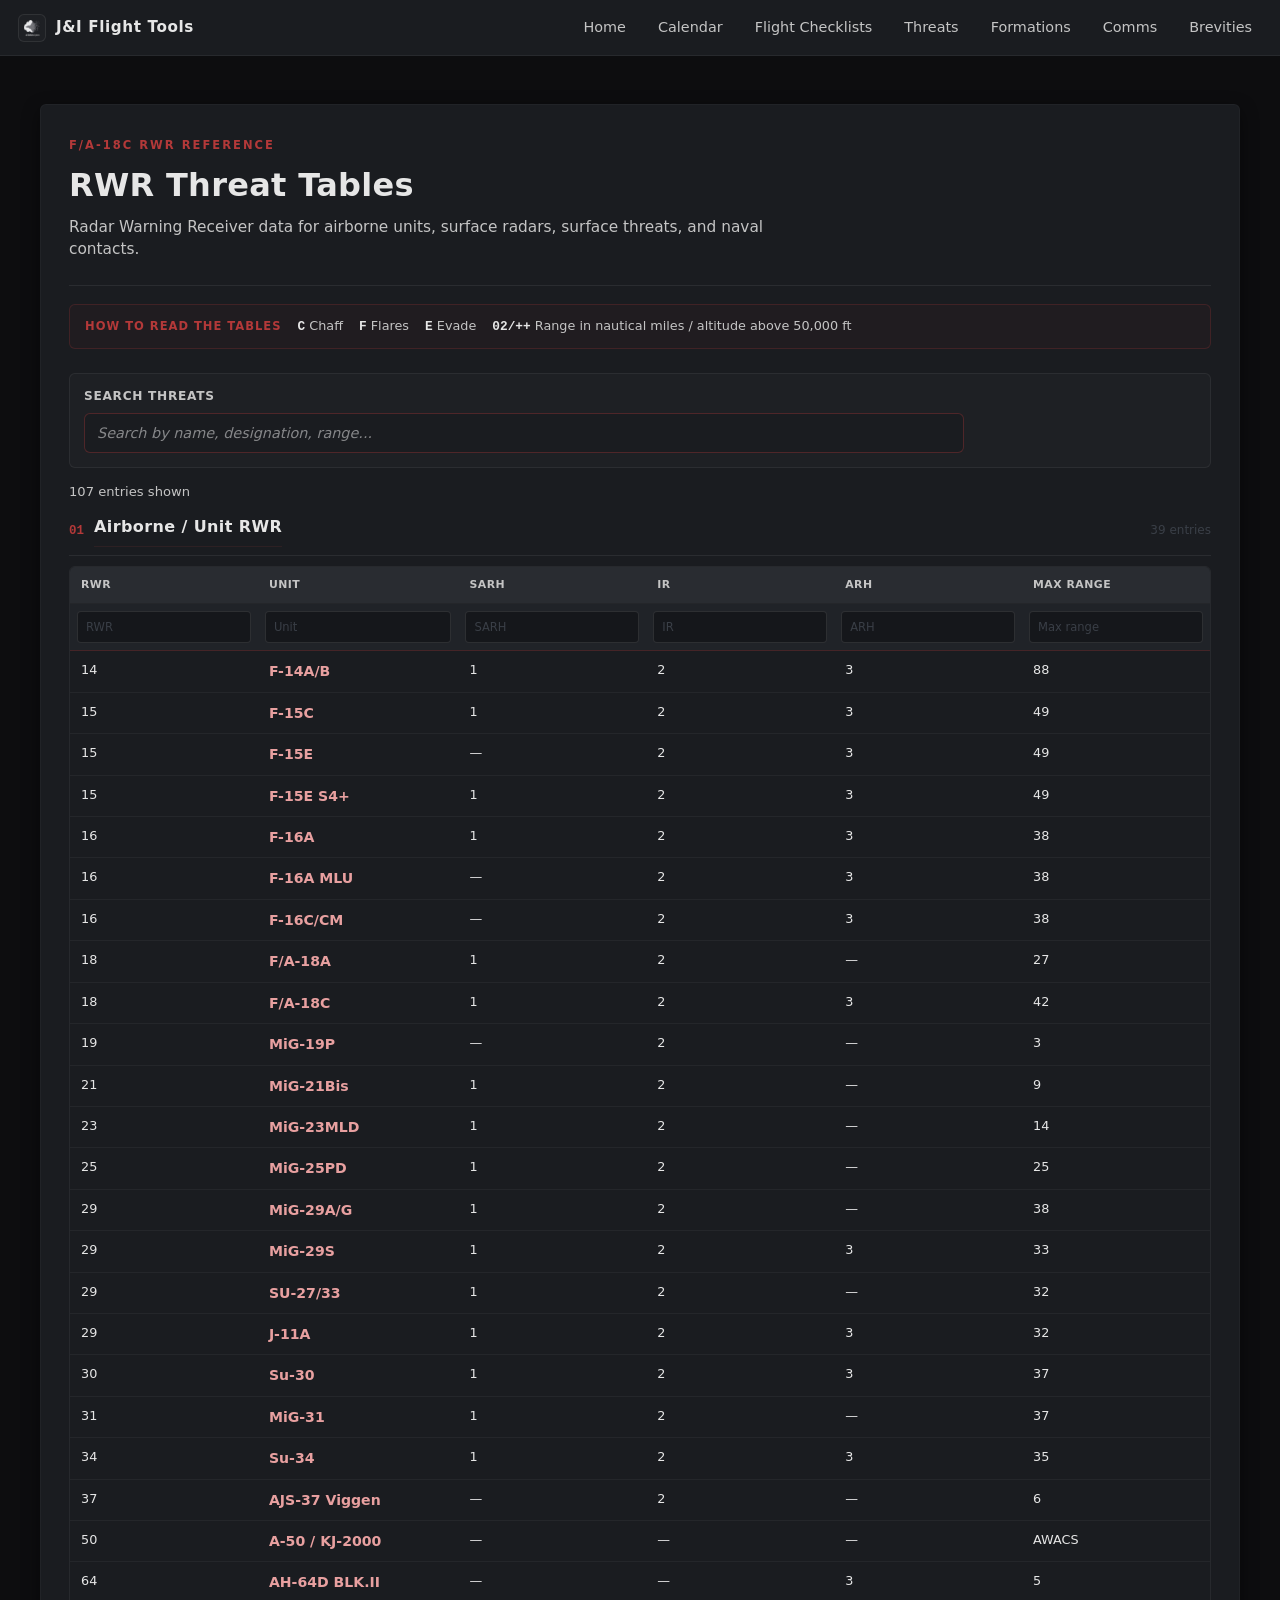
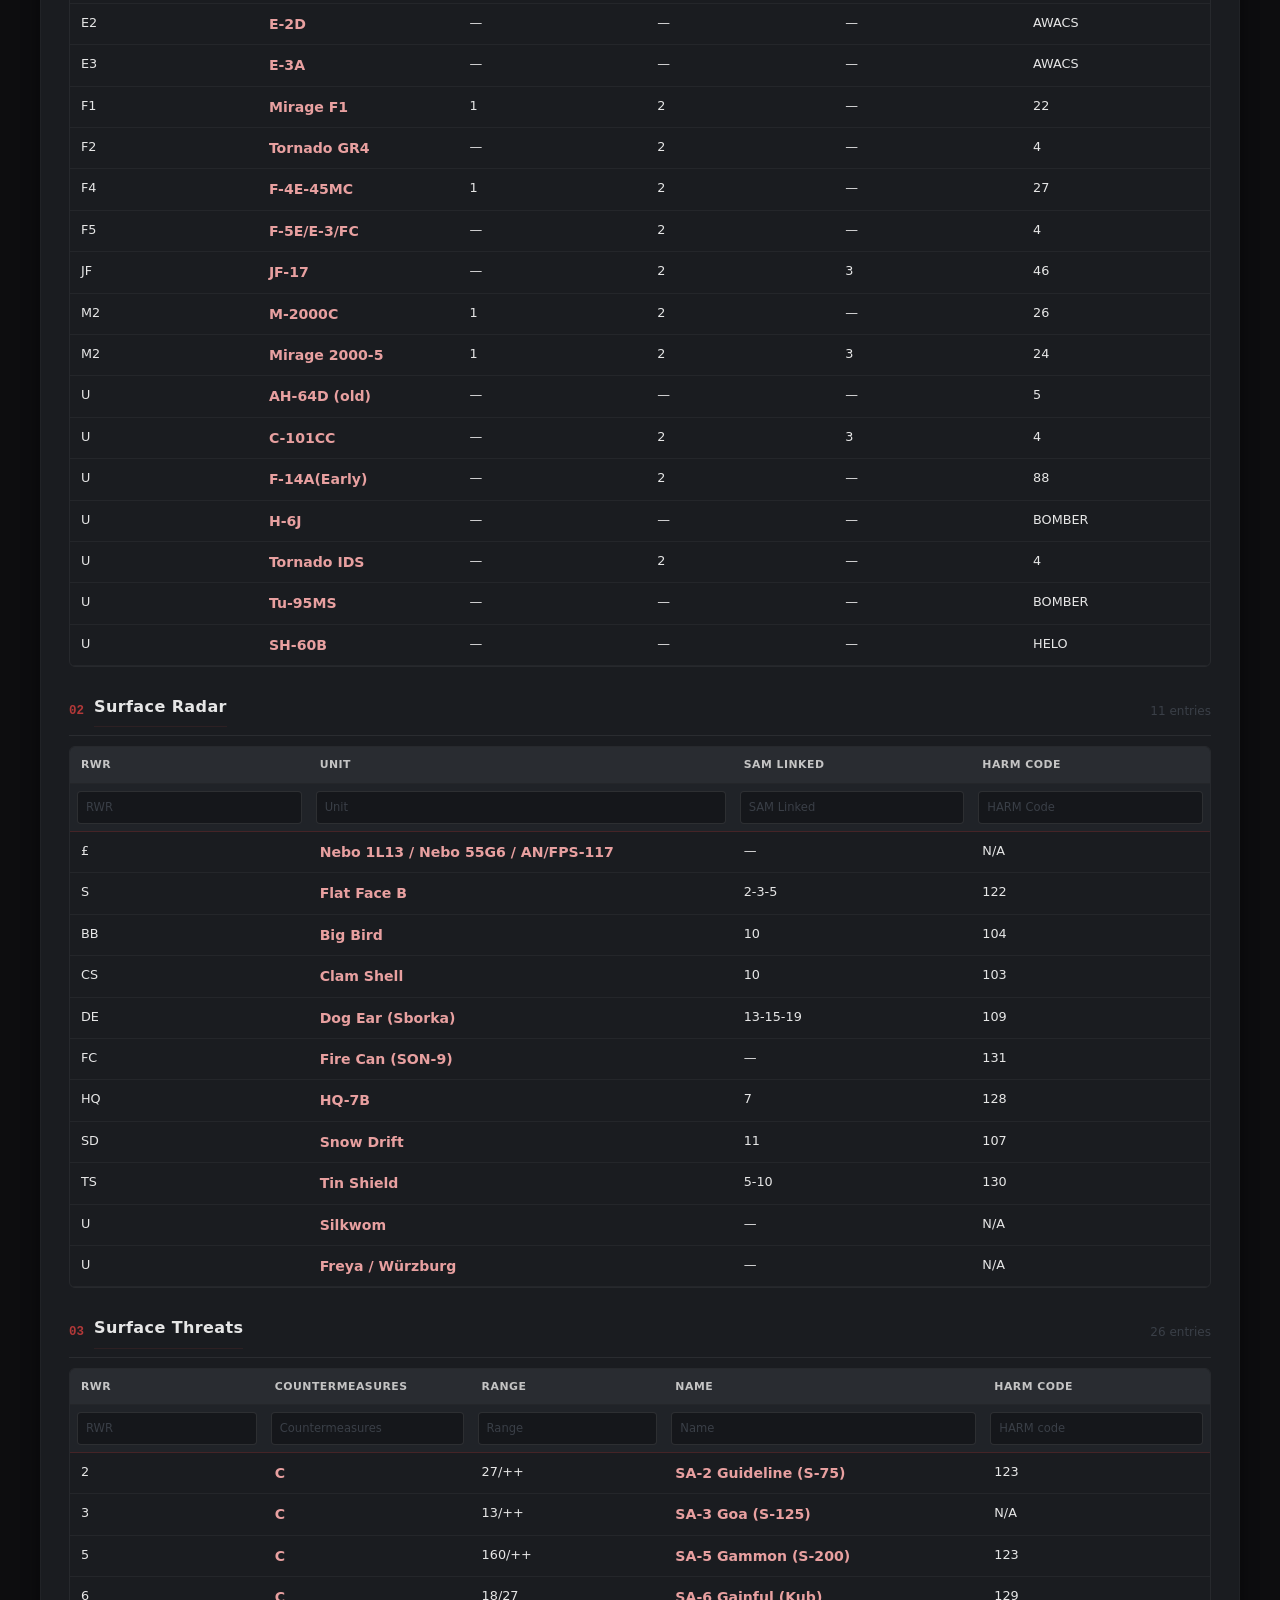
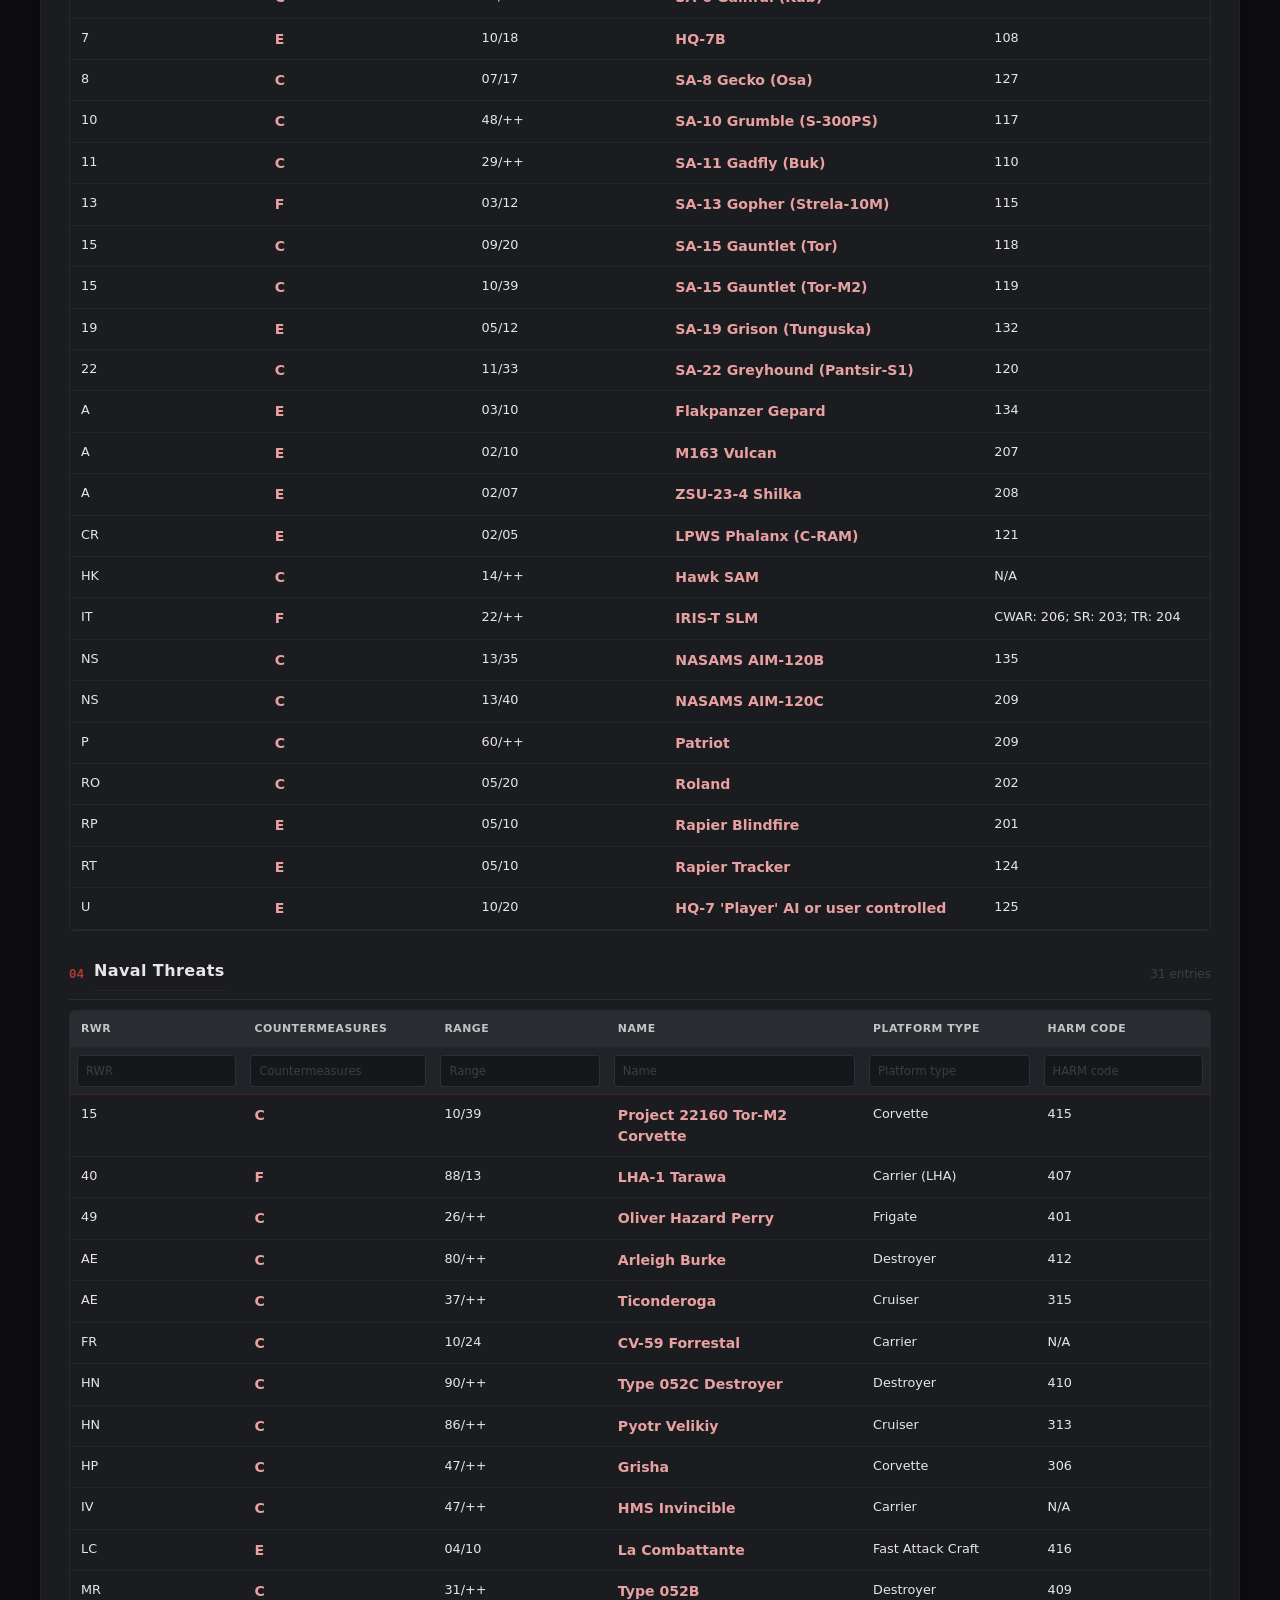
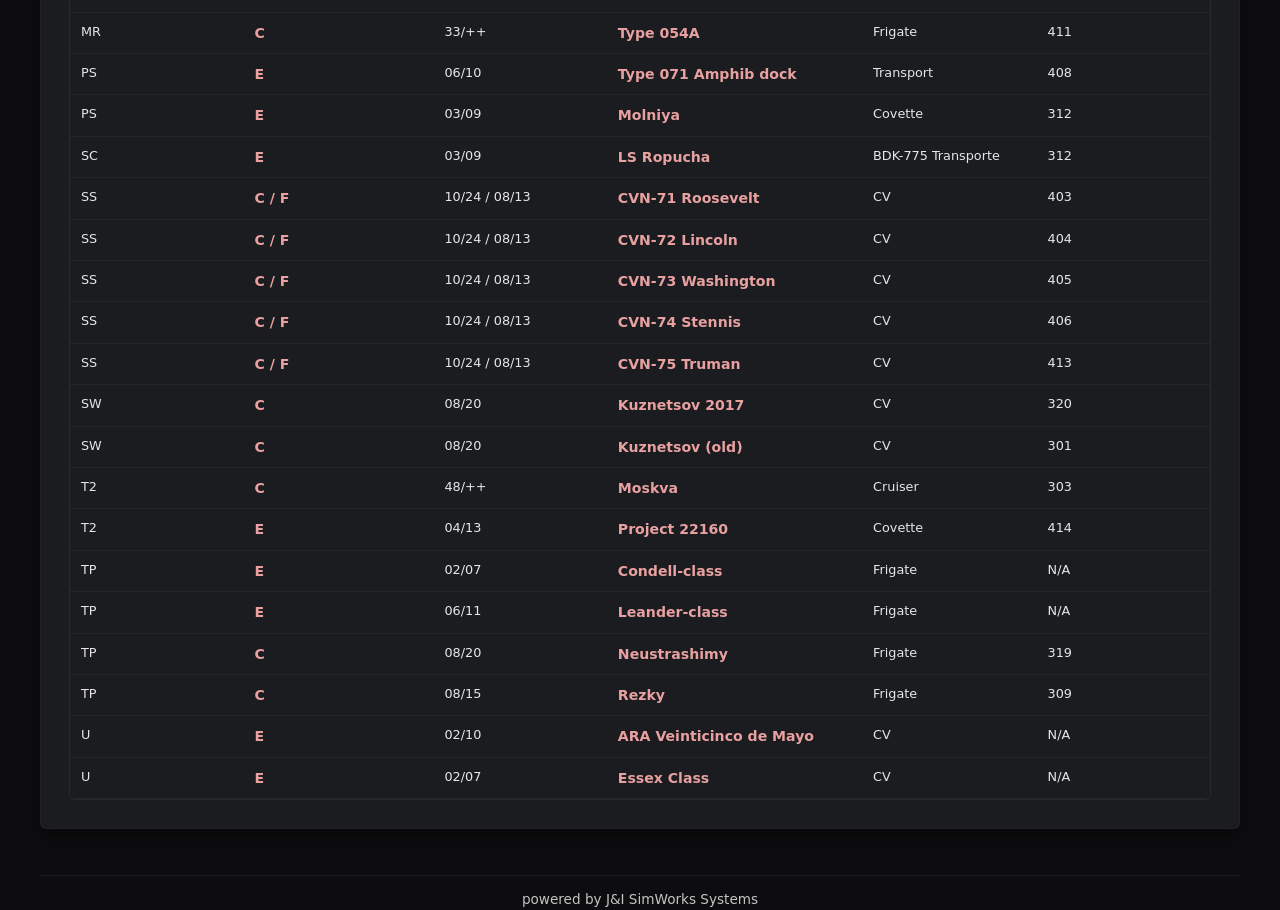
<file: threat-database.html>
<!-- ===========================
     FILE: threat-database.html
     =========================== -->
<!doctype html>
<html lang="en">
<head>
  <meta charset="utf-8">
  <meta name="viewport" content="width=device-width,initial-scale=1">
  <link rel="stylesheet" href="assets/css/styles.css">
</head>
<body data-page="threats">
  <div id="site-nav-root"></div>

  <main class="threats-page">
    <section class="panel threats-panel">
      <header class="threats-header">
        <span class="section-kicker">F/A-18C RWR reference</span>
        <h1>RWR Threat Tables</h1>
        <p>Radar Warning Receiver data for airborne units, surface radars, surface threats, and naval contacts.</p>
      </header>

      <aside class="rwr-legend" aria-label="RWR threat table legend">
        <strong>How to read the tables</strong>
        <span><b>C</b> Chaff</span>
        <span><b>F</b> Flares</span>
        <span><b>E</b> Evade</span>
        <span><b>02/++</b> Range in nautical miles / altitude above 50,000 ft</span>
      </aside>

      <div class="threats-layout">
        <div class="threats-content">
          <div class="threats-controls">
            <label class="threat-control">
              <span>Search threats</span>
              <input id="threat-search" class="search-input" type="search" placeholder="Search by name, designation, range..." autocomplete="off">
            </label>
          </div>
          <div id="threat-results-count" class="threat-results-count" aria-live="polite"></div>
          <div id="threat-notes" class="threat-notes" hidden></div>
          <div id="threat-tables"></div>
        </div>
      </div>
    </section>
  </main>

  <script src="assets/js/site-config.js"></script>
  <script src="assets/js/shared-nav.js"></script>
  <script src="data/rwr-workbook.js"></script>
  <script src="assets/js/threats.js"></script>
  <script src="assets/js/main.js"></script>
</body>
</html>
</file>
<file: assets/css/styles.css>
/* ===========================
   FILE: styles.css
   =========================== */
:root{
  --bg:#0D0D0F;
  --panel:#1A1C20;
  --panel-2:#15171B;
  --accent:#B33939;
  --muted:#3A3F47;
  --text:#E6E6E6;
  --sub:#C4C4C4;
  --maxw:1200px;
  --radius:6px;
  --ff: "Segoe UI", Inter, Roboto, system-ui, sans-serif;
}

*{box-sizing:border-box}
html,body{height:100%}
html{overflow-x:hidden}
html.splash-active,
body.splash-active{
  height:100%;
  overflow:hidden;
  overscroll-behavior:none;
}
body{
  margin:0;
  background:var(--bg);
  color:var(--text);
  font-family:var(--ff);
  -webkit-font-smoothing:antialiased;
  -moz-osx-font-smoothing:grayscale;
  line-height:1.45;
  animation:page-enter 460ms cubic-bezier(.22,1,.36,1) both;
}
body.page-exit{
  pointer-events:none;
  animation:page-exit 280ms cubic-bezier(.55,.08,.68,.53) forwards;
}
body.page-return{
  animation:page-return 460ms cubic-bezier(.22,1,.36,1) both;
}
body[data-page="inicio"]{
  animation:home-page-enter 460ms ease both;
}
body[data-page="inicio"].page-exit{
  animation:home-page-exit 280ms ease forwards;
}
body[data-page="inicio"].page-return{
  animation:home-page-return 460ms ease both;
}
@keyframes home-page-enter{
  from{opacity:0}
  to{opacity:1}
}
@keyframes home-page-exit{
  from{opacity:1}
  to{opacity:0}
}
@keyframes home-page-return{
  from{opacity:0}
  to{opacity:1}
}
@keyframes page-enter{
  from{opacity:0;transform:translateX(18px) scale(0.995)}
  to{opacity:1;transform:translateX(0) scale(1)}
}
@keyframes page-exit{
  from{opacity:1;transform:translateX(0) scale(1)}
  to{opacity:0;transform:translateX(-18px) scale(0.995)}
}
@keyframes page-return{
  from{opacity:0;transform:translateX(-18px) scale(0.995)}
  to{opacity:1;transform:translateX(0) scale(1)}
}
@media (prefers-reduced-motion:reduce){
  body,body.page-exit,body.page-return{animation:none}
}

/* SPLASH */
.splash-screen{
  position:fixed;
  inset:0;
  width:100%;
  min-height:100vh;
  height:100dvh;
  z-index:2000;
  display:grid;
  place-items:center;
  background:var(--bg);
  overscroll-behavior:none;
  animation:splash-exit 500ms ease 3300ms forwards;
}
.splash-content{
  display:flex;
  flex-direction:column;
  align-items:center;
  gap:10px;
  animation:splash-arrive 900ms cubic-bezier(.22,1,.36,1) both;
}
.splash-mark{
  position:relative;
  padding:12px;
  animation:splash-mark 1100ms cubic-bezier(.22,1,.36,1) 150ms both;
}
.splash-logo{
  width:220px;
  height:120px;
  object-fit:contain;
  border:1px solid rgba(255,255,255,0.1);
  border-radius:18px;
  box-shadow:0 12px 30px rgba(0,0,0,0.32);
}
.splash-corner{
  position:absolute;
  width:22px;
  height:22px;
  border-color:var(--accent);
  border-style:solid;
  opacity:0;
  animation:splash-corners 700ms ease 650ms forwards;
}
.splash-corner-top{
  top:0;
  left:0;
  border-width:2px 0 0 2px;
}
.splash-corner-bottom{
  right:0;
  bottom:0;
  border-width:0 2px 2px 0;
}
.splash-title{
  color:var(--text);
  font-size:1.35rem;
  font-weight:700;
  letter-spacing:0.6px;
  animation:splash-text 650ms ease 750ms both;
}
.splash-kicker{
  color:var(--accent);
  font-size:0.78rem;
  font-weight:700;
  letter-spacing:2px;
  text-transform:uppercase;
  animation:splash-text 550ms ease 600ms both;
}
.splash-message{
  color:var(--sub);
  font-size:0.88rem;
  animation:splash-text 650ms ease 900ms both;
}
@keyframes splash-arrive{
  from{opacity:0}
  to{opacity:1;transform:translateY(0) scale(1)}
}
@keyframes splash-mark{
  from{opacity:0;transform:scale(0.78) rotate(-4deg)}
  to{opacity:1;transform:scale(1) rotate(0)}
}
@keyframes splash-corners{
  from{opacity:0;transform:scale(0.7)}
  to{opacity:1;transform:scale(1)}
}
@keyframes splash-text{
  from{opacity:0;transform:translateY(8px)}
  to{opacity:1;transform:translateY(0)}
}
@keyframes splash-exit{
  to{opacity:0;visibility:hidden}
}
@media (prefers-reduced-motion:reduce){
  .splash-screen,
  .splash-content,
  .splash-mark,
  .splash-corner,
  .splash-kicker,
  .splash-title,
  .splash-message{
    animation:none;
  }
  .splash-screen{opacity:1;visibility:visible}
  .tool-card,.tool-card::after,.tool-card-link span{transition:none}
}

/* NAV */
.top-nav{
  position:fixed;
  top:0;
  left:0;
  right:0;
  height:56px;
  display:flex;
  align-items:center;
  justify-content:space-between;
  padding:8px 18px;
  background:var(--panel);
  border-bottom:1px solid rgba(255,255,255,0.06);
  z-index:1200;
}
.nav-left{display:flex;align-items:center;gap:12px}
.brand{
  display:inline-flex;
  align-items:center;
  gap:10px;
  font-weight:700;
  letter-spacing:0.6px;
  color:var(--text);
  font-size:0.95rem;
  text-decoration:none;
}
.brand-logo{
  width:28px;
  height:28px;
  object-fit:contain;
  border-radius:6px;
  border:1px solid rgba(255,255,255,0.08);
  background:rgba(255,255,255,0.02);
}
.menu-toggle{
  display:none;
  flex-direction:column;
  gap:4px;
  border:1px solid rgba(255,255,255,0.08);
  background:transparent;
  padding:7px;
  border-radius:4px;
  cursor:pointer;
}
.menu-toggle span{
  display:block;
  width:20px;
  height:2px;
  background:var(--text);
  border-radius:2px;
}
.nav-links{display:flex;gap:12px;align-items:center}
.nav-links a{
  color:var(--sub);
  text-decoration:none;
  font-size:0.9rem;
  padding:6px 10px;
  border-radius:4px;
}
.nav-links a:hover{color:var(--accent);background:rgba(179,57,57,0.06)}

/* HERO */
.home-dynamic-grid{
  position:fixed;
  inset:0;
  z-index:0;
  height:100vh;
  min-height:100dvh;
  overflow:hidden;
  opacity:0.50;
  pointer-events:none;
  isolation:isolate;
  mask-image:linear-gradient(180deg,rgba(0,0,0,0.9),rgba(0,0,0,0.42) 74%,transparent 100%);
}
.home-dynamic-grid-plane{
  position:absolute;
  inset:-80px;
  background-image:
    linear-gradient(rgba(196,196,196,0.1) 1px,transparent 1px),
    linear-gradient(90deg,rgba(196,196,196,0.1) 1px,transparent 1px),
    linear-gradient(rgba(179,57,57,0.08) 1px,transparent 1px),
    linear-gradient(90deg,rgba(179,57,57,0.08) 1px,transparent 1px);
  background-size:56px 56px,56px 56px,280px 280px,280px 280px;
  transform:perspective(620px) rotateX(58deg) scale(1.55) translateY(-7%);
  transform-origin:center top;
  animation:home-dynamic-grid-drift 18s linear infinite;
}
.home-dynamic-grid-scan{
  position:absolute;
  inset:0;
  background:linear-gradient(180deg,transparent 0%,rgba(240,138,114,0.16) 49%,rgba(240,138,114,0.02) 51%,transparent 100%);
  transform:translateY(-100%);
  animation:home-dynamic-grid-scan 8s ease-in-out infinite;
}
.home-flight-triangle{
  position:absolute;
  width:20px;
  height:20px;
  background:rgba(255,196,158,0.78);
  clip-path:polygon(100% 50%,0 0,0 100%);
  filter:drop-shadow(0 0 6px rgba(240,138,114,0.7));
  transform-origin:center;
  animation:home-flight-triangle-one 24s linear infinite;
}
.home-flight-triangle-reverse{
  clip-path:polygon(0 50%,100% 0,100% 100%);
  animation-name:home-flight-triangle-reverse-one;
}
.home-flight-triangle-one{top:31%;left:-6%;}
.home-flight-triangle-two{top:56%;left:-9%;width:15px;height:15px;opacity:0.68;animation-name:home-flight-triangle-two;animation-duration:31s;animation-delay:-12s}
.home-flight-triangle-three{top:72%;left:-8%;width:12px;height:12px;opacity:0.5;animation-name:home-flight-triangle-three;animation-duration:38s;animation-delay:-23s}
.home-flight-triangle-reverse-one{top:43%;right:-6%;}
.home-flight-triangle-reverse-two{top:66%;right:-9%;width:15px;height:15px;opacity:0.62;animation-name:home-flight-triangle-reverse-two;animation-duration:29s;animation-delay:-7s}
.home-flight-triangle-reverse-three{top:82%;right:-8%;width:12px;height:12px;opacity:0.48;animation-name:home-flight-triangle-reverse-three;animation-duration:36s;animation-delay:-19s}
@keyframes home-flight-triangle-one{
  0%{transform:translate3d(0,0,0) rotate(3deg);opacity:0}
  10%,78%{opacity:1}
  100%{transform:translate3d(118vw,-18vh,0) rotate(-4deg);opacity:0}
}
@keyframes home-flight-triangle-two{
  0%{transform:translate3d(0,0,0) rotate(-5deg);opacity:0}
  12%,80%{opacity:1}
  100%{transform:translate3d(120vw,10vh,0) rotate(2deg);opacity:0}
}
@keyframes home-flight-triangle-three{
  0%{transform:translate3d(0,0,0) rotate(5deg);opacity:0}
  14%,82%{opacity:1}
  100%{transform:translate3d(116vw,-7vh,0) rotate(-2deg);opacity:0}
}
@keyframes home-flight-triangle-reverse-one{
  0%{transform:translate3d(0,0,0) rotate(-3deg);opacity:0}
  10%,78%{opacity:1}
  100%{transform:translate3d(-118vw,14vh,0) rotate(4deg);opacity:0}
}
@keyframes home-flight-triangle-reverse-two{
  0%{transform:translate3d(0,0,0) rotate(5deg);opacity:0}
  12%,80%{opacity:1}
  100%{transform:translate3d(-120vw,-9vh,0) rotate(-2deg);opacity:0}
}
@keyframes home-flight-triangle-reverse-three{
  0%{transform:translate3d(0,0,0) rotate(-5deg);opacity:0}
  14%,82%{opacity:1}
  100%{transform:translate3d(-116vw,7vh,0) rotate(2deg);opacity:0}
}
@keyframes home-dynamic-grid-drift{
  from{background-position:0 0,0 0,0 0,0 0}
  to{background-position:0 56px,0 56px,0 280px,0 280px}
}
@keyframes home-dynamic-grid-scan{
  0%,20%{transform:translateY(-100%);opacity:0}
  45%{opacity:1}
  80%,100%{transform:translateY(100%);opacity:0}
}
@media (prefers-reduced-motion:reduce){
  .home-dynamic-grid-plane,.home-dynamic-grid-scan,.home-flight-triangle{animation:none}
}
.hero{
  position:relative;
  z-index:1;
  padding:110px 18px 36px;
  text-align:center;
  background:var(--bg);
}
body[data-page="inicio"] .hero{background:rgba(13,13,15,0.62)}
.hero .container{position:relative;z-index:1;max-width:var(--maxw);margin:0 auto}
.hero-logo-wrap{
  display:flex;
  justify-content:center;
  margin-bottom:18px;
}
.hero-logo{
  width:260px;
  height:142px;
  object-fit:contain;
  border-radius:18px;
  border:1px solid rgba(255,255,255,0.08);
  box-shadow:0 8px 20px rgba(0,0,0,0.28);
  background:rgba(255,255,255,0.02);
}
.hero h1{
  margin:0;
  font-size:2.4rem;
  color:var(--text);
  letter-spacing:0.4px;
}
.hero-intro{margin:12px auto 0;color:var(--sub);max-width:620px;font-size:1rem}
.btn{
  display:inline-flex;
  align-items:center;
  justify-content:center;
  min-width:220px;
  padding:10px 18px;
  border:1px solid var(--accent);
  color:var(--text);
  text-decoration:none;
  border-radius:4px;
  background:transparent;
  transition:all .15s ease;
  font-size:0.95rem;
  text-align:center;
}
.btn:hover{background:var(--accent);color:#fff;transform:translateY(-2px)}

/* HOME TOOL SHELF */
.home-main{position:relative;z-index:1;padding:0 18px 28px;background:var(--bg)}
body[data-page="inicio"] .home-main{background:rgba(13,13,15,0.62)}
.tool-shelf{max-width:var(--maxw);margin:0 auto}
.tool-shelf-heading{max-width:680px;margin:0 auto 28px;text-align:center}
.section-kicker{
  display:block;
  margin-bottom:8px;
  color:var(--accent);
  font-size:0.72rem;
  font-weight:700;
  letter-spacing:2px;
  text-transform:uppercase;
}
.tool-shelf-heading h2{margin:0;color:var(--text);font-size:1.65rem;letter-spacing:0.2px}
.tool-shelf-heading p{margin:10px 0 0;color:var(--sub)}
.tool-grid{display:grid;grid-template-columns:repeat(2,minmax(0,1fr));gap:12px}
.tool-card{
  position:relative;
  display:flex;
  min-height:248px;
  flex-direction:column;
  padding:24px;
  overflow:hidden;
  border:1px solid rgba(255,255,255,0.07);
  border-radius:var(--radius);
  background:linear-gradient(145deg,rgba(255,255,255,0.045),rgba(255,255,255,0.012));
  color:var(--text);
  text-decoration:none;
  transition:border-color .2s ease,background .2s ease,transform .2s ease;
}
.tool-card::after{
  position:absolute;
  right:-28px;
  bottom:-34px;
  width:120px;
  height:120px;
  border:1px solid rgba(179,57,57,0.16);
  border-radius:50%;
  content:"";
  transition:transform .25s ease,border-color .25s ease;
}
.tool-card:hover,.tool-card:focus-visible{
  border-color:rgba(179,57,57,0.65);
  background:linear-gradient(145deg,rgba(179,57,57,0.13),rgba(255,255,255,0.025));
  transform:translateY(-3px);
}
.tool-card:hover::after,.tool-card:focus-visible::after{border-color:rgba(179,57,57,0.45);transform:scale(1.25)}
.tool-number{color:var(--accent);font-family:'Courier New',monospace;font-size:0.8rem;letter-spacing:1px}
.tool-card-title{margin-top:24px;font-size:1.25rem;font-weight:700}
.tool-card-description{max-width:480px;margin-top:10px;color:var(--sub);font-size:0.92rem;line-height:1.6}
.tool-card-link{margin-top:auto;padding-top:20px;color:var(--text);font-size:0.82rem;font-weight:700;letter-spacing:0.2px}
.tool-card-link span{display:inline-block;margin-left:5px;color:var(--accent);transition:transform .2s ease}
.tool-card:hover .tool-card-link span,.tool-card:focus-visible .tool-card-link span{transform:translate(3px,-3px)}

/* PANEL */
.panel{
  max-width:var(--maxw);
  margin:20px auto;
  background:var(--panel);
  border-radius:var(--radius);
  padding:18px;
  border:1px solid rgba(255,255,255,0.03);
  box-shadow:0 6px 18px rgba(0,0,0,0.45);
}
.panel h2{
  margin:0 0 10px 0;
  padding-bottom:8px;
  border-bottom:1px solid rgba(179,57,57,0.12);
  color:var(--text);
  font-size:1.15rem;
}

/* TABLE */
.table-wrapper{overflow:auto;border-radius:6px}
.kneeboard-table{
  width:100%;
  border-collapse:collapse;
  min-width:980px;
  font-size:0.9rem;
}
.kneeboard-table th,
.kneeboard-table td{
  padding:10px 12px;
  border:1px solid rgba(255,255,255,0.04);
  vertical-align:top;
  color:var(--text);
  background:linear-gradient(180deg, rgba(255,255,255,0.01), transparent);
}
.kneeboard-table thead th{
  background:linear-gradient(180deg,#2A2D33,#232528);
  color:var(--sub);
  border-bottom:2px solid var(--accent);
  font-weight:600;
  text-align:left;
}
.kneeboard-table tbody tr.week-active td:not(:last-child){
  background:rgba(179,57,57,0.07);
}
.kneeboard-table tbody tr.week-active td:first-child{
  color:#fff;
  font-weight:700;
  background:rgba(179,57,57,0.18);
}
.kneeboard-table tbody tr.week-active td:last-child{
  background:transparent;
}
.kneeboard-table td small{color:var(--sub);display:block;margin-top:6px}
.calendar-table th:nth-child(3),
.calendar-table td:nth-child(3){
  width:24%;
  min-width:220px;
}
.calendar-table{
  min-width:1180px;
  border-collapse:separate;
  border-spacing:0 6px;
}
.calendar-table thead th{
  padding:13px 14px;
  border:0;
  border-bottom:2px solid var(--accent);
  background:linear-gradient(180deg,#2A2D33,#202226);
  letter-spacing:0.2px;
}
.calendar-table tbody td{
  padding:14px;
  border-top:1px solid rgba(255,255,255,0.06);
  border-bottom:1px solid rgba(255,255,255,0.06);
  background:#17191D;
}
.calendar-table tbody td:first-child{
  width:70px;
  border-left:1px solid rgba(255,255,255,0.06);
  color:var(--accent);
  font-family:'Courier New',monospace;
  font-size:1rem;
  font-weight:700;
  text-align:center;
}
.calendar-table tbody td:last-child{
  border-right:1px solid rgba(255,255,255,0.06);
}
.calendar-table tbody td:nth-child(2){
  color:var(--text);
  font-weight:700;
  letter-spacing:0.2px;
}
.calendar-table tbody tr:not(.week-active):hover td:not(.common-training){
  background:#1C1F24;
  border-color:rgba(179,57,57,0.3);
}
.calendar-table tbody td.common-training{
  border-left:1px solid rgba(179,57,57,0.2);
  background:linear-gradient(180deg,rgba(179,57,57,0.055),rgba(255,255,255,0.012));
}
.calendar-table tbody tr.week-active td:not(.common-training){
  background:rgba(179,57,57,0.1);
  border-color:rgba(179,57,57,0.35);
}
.calendar-table tbody tr.week-active td:first-child{
  background:rgba(179,57,57,0.25);
  color:#fff;
}
.calendar-table tbody tr.week-active td.common-training{
  background:linear-gradient(180deg,rgba(179,57,57,0.055),rgba(255,255,255,0.012));
  border-color:rgba(179,57,57,0.2);
}
.aircraft-list{
  margin:0;
  padding:0;
  list-style:none;
}
.aircraft-list li{
  padding-left:0;
}
.aircraft-list li::before{
  content:"• ";
}

/* PERNERAS LAYOUT */
.perneras-layout{display:flex;gap:18px;flex-wrap:wrap;align-items:flex-start}
.perneras-list,.pernera-content{min-width:0}
.perneras-list{flex:1 1 220px;max-width:100%}
.perneras-list h3{margin:16px 0 12px 0;padding-bottom:8px;color:var(--text);font-size:1.25rem;border-bottom:1px solid rgba(179,57,57,0.2)}
.perneras-empty{
  margin:0 0 12px 0;
  padding:10px 12px;
  border:1px solid rgba(179,57,57,0.28);
  border-radius:6px;
  background:rgba(179,57,57,0.06);
  color:var(--sub);
  font-size:0.9rem;
}
.perneras-list ul{list-style:none;padding:0;margin:0;display:flex;flex-direction:column;gap:8px}
.perneras-list li.is-hidden{display:none}
.perneras-list button{
  width:100%;
  text-align:left;
  padding:10px;
  border-radius:6px;
  background:var(--panel-2);
  border:1px solid rgba(255,255,255,0.03);
  color:var(--text);
  cursor:pointer;
  white-space:normal;
  overflow-wrap:anywhere;
  word-break:break-word;
}
.perneras-list button:hover{border-color:var(--accent)}
.perneras-list button.active-btn{
  border-color:var(--accent);
  box-shadow:0 2px 8px rgba(179,57,57,0.12);
  background: linear-gradient(180deg, rgba(179,57,57,0.04), transparent);
}
.wip-badge{
  display:inline-block;
  margin-left:6px;
  padding:2px 5px;
  border:1px solid rgba(205,157,76,0.55);
  border-radius:4px;
  color:#d6ad68;
  font-size:0.68rem;
  font-weight:600;
  letter-spacing:0.04em;
  line-height:1.1;
  vertical-align:middle;
}
.pernera-panel .wip-badge{font-size:0.62em;vertical-align:0.12em}
.pernera-content{flex:3 1 560px;max-width:100%;background:linear-gradient(180deg,var(--panel-2),#111);padding:12px;border-radius:6px;border:1px solid rgba(255,255,255,0.02);overflow-wrap:anywhere}
.pernera-panel{display:none;overflow-wrap:anywhere}
.pernera-panel.active{display:block}
.pernera-panel h3{color:var(--accent);margin:0 0 8px 0;overflow-wrap:anywhere}
.pernera-panel ul{margin:0;padding:0}
.pernera-panel li{margin-bottom:6px;color:var(--text)}
.checklist-toolbar{
  margin:0 0 10px 0;
  padding:8px 0 10px 0;
  border-top:1px solid rgba(179,57,57,0.3);
  border-bottom:1px solid rgba(179,57,57,0.3);
}
.toggle-all-checklist{
  display:block;
  width:100%;
  border:1px solid rgba(179,57,57,0.4);
  background:rgba(179,57,57,0.08);
  color:var(--text);
  padding:10px 12px;
  border-radius:6px;
  cursor:pointer;
  font-size:0.9rem;
  text-align:left;
}
.toggle-all-checklist:hover{border-color:var(--accent);background:rgba(179,57,57,0.16)}
.checklist{list-style:none;padding:0;margin:0}
.checklist li{margin-bottom:8px;padding:0}
.check-item{
  display:block;
  width:100%;
  box-sizing:border-box;
  text-align:left;
  padding:10px 12px;
  border-radius:6px;
  border:1px solid rgba(255,255,255,0.06);
  background:rgba(255,255,255,0.03);
  color:var(--text);
  cursor:pointer;
  transition:all .15s ease;
  margin:0;
  white-space:normal;
  line-height:1.4;
  overflow-wrap:anywhere;
  word-break:break-word;
}
.check-item:hover{border-color:var(--accent)}
.check-item.is-done{
  background:rgba(179,57,57,0.16);
  border-color:var(--accent);
  color:#fff;
  text-decoration:line-through;
}
.guide-card{
  margin-top:12px;
  padding:12px;
  border:1px solid rgba(179,57,57,0.28);
  border-radius:6px;
  background:linear-gradient(180deg, rgba(179,57,57,0.08), rgba(255,255,255,0.02));
}
.guide-card h4{
  margin:0 0 8px 0;
  color:var(--accent);
  font-size:0.95rem;
}
.guide-card p{
  margin:0 0 8px 0;
  color:var(--sub);
  font-size:0.92rem;
}
.guide-link{
  display:inline-block;
  margin-top:4px;
  padding:10px 12px;
  border-radius:6px;
  background:rgba(179,57,57,0.12);
  color:var(--text);
  text-decoration:none;
  border:1px solid rgba(179,57,57,0.28);
}
.guide-link:hover{background:rgba(179,57,57,0.22);border-color:var(--accent)}

/* COMMS */
.comms-page{padding:86px 18px 28px}
.comms-panel{max-width:var(--maxw);margin:18px auto 0;padding:28px}
.comms-header{padding:4px 0 24px;border-bottom:1px solid rgba(255,255,255,0.07)}
.comms-header h1{margin:0;color:var(--text);font-size:2rem;letter-spacing:0.3px}
.comms-header p{max-width:640px;margin:8px 0 0;color:var(--sub);font-size:0.96rem}
.comms-nav{
  position:static;
  display:flex;
  flex-wrap:wrap;
  gap:7px;
  margin:18px 0 30px;
  padding:10px;
  border:1px solid rgba(255,255,255,0.06);
  border-radius:6px;
  background:var(--panel);
  box-shadow:0 8px 18px rgba(0,0,0,0.18);
}
.comms-nav a{
  color:var(--sub);
  text-decoration:none;
  padding:7px 10px;
  border:1px solid rgba(255,255,255,0.07);
  border-radius:4px;
  background:rgba(255,255,255,0.02);
  font-size:0.74rem;
  font-weight:700;
  letter-spacing:0.5px;
}
.comms-nav a:hover,.comms-nav a:focus-visible{color:#fff;border-color:var(--accent);background:rgba(179,57,57,0.16)}
.comms-panel h3{
  display:flex;
  align-items:center;
  gap:10px;
  margin:30px 0 10px;
  padding:0 0 8px 12px;
  border-bottom:1px solid rgba(255,255,255,0.07);
  border-left:3px solid var(--accent);
  color:var(--text);
  font-size:0.92rem;
  letter-spacing:1.2px;
}
.table-responsive{overflow-x:auto;margin-bottom:24px;border:1px solid rgba(255,255,255,0.06);border-radius:6px;background:rgba(255,255,255,0.012)}
.table{width:100%;border-collapse:collapse;min-width:640px;font-size:0.92rem}
.table th,.table td{padding:12px 14px;border:0;border-bottom:1px solid rgba(255,255,255,0.05);vertical-align:top;text-align:left}
.table tr:last-child td{border-bottom:0}

/* FORMATIONS */
.formations-page{padding:86px 18px 28px}
.formations-panel{max-width:var(--maxw);margin:18px auto 0;padding:28px}
.formations-header{padding:4px 0 24px;border-bottom:1px solid rgba(255,255,255,0.07)}
.formations-header h1{margin:0;color:var(--text);font-size:2rem;letter-spacing:0.3px}
.formations-header p{max-width:760px;margin:8px 0 0;color:var(--sub);font-size:0.96rem}
.formations-note{padding:10px 12px;border-left:3px solid var(--accent);background:rgba(179,57,57,0.07);font-size:0.86rem!important}
.formations-nav{display:flex;flex-wrap:wrap;gap:7px;margin:18px 0 34px;padding:10px;border:1px solid rgba(255,255,255,0.06);border-radius:6px;background:var(--panel);box-shadow:0 8px 18px rgba(0,0,0,0.18)}
.formations-nav a{color:var(--sub);text-decoration:none;padding:7px 10px;border:1px solid rgba(255,255,255,0.07);border-radius:4px;background:rgba(255,255,255,0.02);font-size:0.74rem;font-weight:700;letter-spacing:0.5px}
.formations-nav a:hover,.formations-nav a:focus-visible{color:#fff;border-color:var(--accent);background:rgba(179,57,57,0.16)}
.formation-section{scroll-margin-top:74px}
.formation-section + .formation-section{margin-top:42px;padding-top:34px;border-top:1px solid rgba(255,255,255,0.07)}
.formation-section-heading{max-width:760px;margin-bottom:20px}
.formation-section-heading h2{margin:0;color:var(--text);font-size:1.5rem}
.formation-section-heading p{margin:8px 0 0;color:var(--sub)}
.formation-grid{display:grid;grid-template-columns:repeat(2,minmax(0,1fr));gap:12px}
.formation-card{padding:20px;border:1px solid rgba(255,255,255,0.07);border-radius:var(--radius);background:linear-gradient(145deg,rgba(255,255,255,0.045),rgba(255,255,255,0.012))}
.formation-index{display:block;color:var(--accent);font-family:'Courier New',monospace;font-size:0.75rem;font-weight:700;letter-spacing:1px}
.formation-diagram{position:relative;width:100%;height:70px;margin:14px 0 4px;border:1px solid rgba(255,255,255,0.06);border-radius:4px;background:linear-gradient(rgba(255,255,255,0.025) 1px,transparent 1px),linear-gradient(90deg,rgba(255,255,255,0.025) 1px,transparent 1px);background-size:14px 14px}
.formation-diagram::before{position:absolute;inset:50% 8px auto;border-top:1px dashed rgba(240,138,114,0.2);content:""}
.formation-diagram i{position:absolute;width:8px;height:8px;border-radius:50%;background:rgba(196,196,196,0.7);box-shadow:0 0 0 2px rgba(196,196,196,0.08)}
.formation-diagram i.leader{background:var(--accent);box-shadow:0 0 0 2px rgba(179,57,57,0.2),0 0 8px rgba(179,57,57,0.45)}
.formation-diagram-trail i:nth-of-type(1){left:50%;top:8px}.formation-diagram-trail i:nth-of-type(2){left:50%;top:25px}.formation-diagram-trail i:nth-of-type(3){left:50%;top:42px}.formation-diagram-trail i:nth-of-type(4){left:50%;top:59px}
.formation-diagram-wedge i:nth-of-type(1){left:50%;top:8px}.formation-diagram-wedge i:nth-of-type(2){left:34%;top:31px}.formation-diagram-wedge i:nth-of-type(3){right:34%;top:31px}.formation-diagram-wedge i:nth-of-type(4){left:22%;top:52px}
.formation-diagram-echelon i:nth-of-type(1){left:22%;top:12px}.formation-diagram-echelon i:nth-of-type(2){left:40%;top:27px}.formation-diagram-echelon i:nth-of-type(3){left:58%;top:42px}.formation-diagram-echelon i:nth-of-type(4){left:76%;top:57px}
.formation-diagram-spread i:nth-of-type(1){left:50%;top:31px}.formation-diagram-spread i:nth-of-type(2){left:22%;top:17px}.formation-diagram-spread i:nth-of-type(3){right:22%;top:17px}.formation-diagram-spread i:nth-of-type(4){left:50%;top:54px}
.formation-diagram-diamond i:nth-of-type(1){left:50%;top:8px}.formation-diagram-diamond i:nth-of-type(2){left:25%;top:31px}.formation-diagram-diamond i:nth-of-type(3){right:25%;top:31px}.formation-diagram-diamond i:nth-of-type(4){left:50%;top:54px}
.formation-diagram-staggered i:nth-of-type(1){left:50%;top:8px}.formation-diagram-staggered i:nth-of-type(2){left:39%;top:25px}.formation-diagram-staggered i:nth-of-type(3){left:55%;top:42px}.formation-diagram-staggered i:nth-of-type(4){left:44%;top:59px}
.formation-diagram-abreast i:nth-of-type(1){left:17%;top:31px}.formation-diagram-abreast i:nth-of-type(2){left:38%;top:31px}.formation-diagram-abreast i:nth-of-type(3){left:59%;top:31px}.formation-diagram-abreast i:nth-of-type(4){left:80%;top:31px}
.formation-diagram-fingertip i:nth-of-type(1){left:25%;top:12px}.formation-diagram-fingertip i:nth-of-type(2){left:42%;top:25px}.formation-diagram-fingertip i:nth-of-type(3){left:59%;top:42px}.formation-diagram-fingertip i:nth-of-type(4){left:76%;top:55px}
.formation-diagram-column i:nth-of-type(1){left:50%;top:7px}.formation-diagram-column i:nth-of-type(2){left:50%;top:25px}.formation-diagram-column i:nth-of-type(3){left:50%;top:43px}.formation-diagram-column i:nth-of-type(4){left:50%;top:61px}
.formation-card h3{margin:14px 0 8px;color:var(--text);font-size:1.05rem}
.formation-card h3 span{display:block;margin-top:4px;color:var(--accent);font-size:0.78rem;font-weight:500;letter-spacing:0.3px}
.formation-card p{margin:0;color:var(--sub);font-size:0.9rem;line-height:1.6}
.formation-positions{margin:0;padding:0;list-style:none;color:var(--sub);font-size:0.9rem;line-height:1.6}
.formation-positions li{margin:3px 0}
.formation-description{margin-top:14px!important;padding-top:12px;border-top:1px solid rgba(255,255,255,0.06);color:var(--text)!important;font-size:0.86rem!important;line-height:1.55!important}
.formation-ascii{min-height:58px;margin:16px 0 0;padding:12px;overflow:auto;border:1px solid rgba(255,255,255,0.06);border-radius:4px;background:rgba(0,0,0,0.2);color:var(--accent);font:0.8rem/1.45 'Courier New',monospace;white-space:pre}
.formation-visual{position:relative;height:112px;margin:16px 0 0;overflow:hidden;border:1px solid rgba(255,255,255,0.08);border-radius:5px;background:radial-gradient(circle at center,rgba(179,57,57,0.08),transparent 62%),linear-gradient(rgba(255,255,255,0.035) 1px,transparent 1px),linear-gradient(90deg,rgba(255,255,255,0.035) 1px,transparent 1px);background-size:auto,18px 18px,18px 18px}
.formation-visual::after{position:absolute;inset:12px;border:1px solid rgba(240,138,114,0.12);border-radius:50%;content:"";pointer-events:none}
.formation-visual .marker,.formation-visual .target{position:absolute;z-index:1;display:grid;place-items:center;min-width:24px;height:24px;padding:0 4px;border:1px solid rgba(196,196,196,0.45);border-radius:50%;background:rgba(13,13,15,0.9);color:var(--text);font:700 0.72rem/1 'Courier New',monospace;transform:translate(-50%,-50%);box-shadow:0 0 0 3px rgba(196,196,196,0.06)}
.formation-visual .marker-1{border-color:var(--accent);background:rgba(179,57,57,0.85);box-shadow:0 0 0 3px rgba(179,57,57,0.16),0 0 10px rgba(179,57,57,0.42)}
.formation-visual .target{min-width:38px;border-radius:3px;border-color:rgba(240,138,114,0.65);color:#f0a18b;transform:translate(-50%,-50%)}
.formation-visual-echelon .marker-1{left:20%;top:28%}.formation-visual-echelon .marker-2{left:40%;top:42%}.formation-visual-echelon .marker-3{left:60%;top:56%}.formation-visual-echelon .marker-4{left:80%;top:70%}
.formation-visual-abreast .marker-2{left:18%;top:50%}.formation-visual-abreast .marker-1{left:42%;top:46%}.formation-visual-abreast .marker-3{left:66%;top:50%}.formation-visual-abreast .marker-4{left:86%;top:50%}
.formation-visual-trail .marker-1{left:50%;top:17%}.formation-visual-trail .marker-2{left:50%;top:39%}.formation-visual-trail .marker-3{left:50%;top:61%}.formation-visual-trail .marker-4{left:50%;top:83%}
.formation-visual-staggered .marker-1{left:43%;top:16%}.formation-visual-staggered .marker-2{left:58%;top:39%}.formation-visual-staggered .marker-3{left:43%;top:61%}.formation-visual-staggered .marker-4{left:58%;top:84%}
.formation-visual-vic .marker-1{left:50%;top:18%}.formation-visual-vic .marker-2{left:31%;top:50%}.formation-visual-vic .marker-3{left:69%;top:50%}.formation-visual-vic .marker-4{left:50%;top:80%}
.formation-visual-diamond .marker-1{left:50%;top:17%}.formation-visual-diamond .marker-2{left:31%;top:50%}.formation-visual-diamond .marker-3{left:69%;top:50%}.formation-visual-diamond .marker-4{left:50%;top:83%}
.formation-visual-combat-spread .marker-2{left:25%;top:25%}.formation-visual-combat-spread .marker-1{left:68%;top:25%}.formation-visual-combat-spread .marker-3{left:43%;top:70%}.formation-visual-combat-spread .marker-4{left:82%;top:70%}
.formation-visual-fluid-four .marker-1{left:35%;top:30%}.formation-visual-fluid-four .marker-2{left:58%;top:30%}.formation-visual-fluid-four .marker-3{left:46%;top:68%}.formation-visual-fluid-four .marker-4{left:69%;top:68%}
.formation-visual-arrowhead .marker-1{left:50%;top:17%}.formation-visual-arrowhead .marker-2{left:31%;top:50%}.formation-visual-arrowhead .marker-3{left:69%;top:50%}.formation-visual-arrowhead .marker-4{left:50%;top:83%}
.formation-visual-box .marker-1{left:31%;top:31%}.formation-visual-box .marker-2{left:69%;top:31%}.formation-visual-box .marker-3{left:31%;top:69%}.formation-visual-box .marker-4{left:69%;top:69%}
.formation-visual-pincer .marker-2{left:17%;top:39%}.formation-visual-pincer .marker-1{left:50%;top:39%}.formation-visual-pincer .marker-3{left:83%;top:39%}.formation-visual-pincer .marker-4{left:50%;top:75%}
.formation-visual-bracketing .marker-3,.formation-visual-crossfire .marker-3{left:12%;top:70%}.formation-visual-bracketing .marker-1,.formation-visual-crossfire .marker-1{left:31%;top:50%}.formation-visual-bracketing .target,.formation-visual-crossfire .target{left:50%;top:50%}.formation-visual-bracketing .marker-2,.formation-visual-crossfire .marker-2{left:69%;top:50%}.formation-visual-bracketing .marker-4,.formation-visual-crossfire .marker-4{left:88%;top:70%}
.formation-visual-popup .marker-1{left:50%;top:17%}.formation-visual-popup .marker-3{left:31%;top:52%}.formation-visual-popup .marker-4{left:69%;top:52%}.formation-visual-popup .marker-2{left:50%;top:83%}
.formation-visual-running .marker-1{left:50%;top:17%}.formation-visual-running .marker-3{left:31%;top:52%}.formation-visual-running .marker-4{left:69%;top:52%}.formation-visual-running .marker-2{left:50%;top:83%}
.formation-card .formation-variant{margin-top:14px;padding-top:12px;border-top:1px solid rgba(255,255,255,0.06);font-size:0.8rem}
.formation-visual-options{display:grid;grid-template-columns:repeat(2,minmax(0,1fr));gap:12px}
.formation-visual-options p{margin:0;padding:16px;border-left:2px solid var(--accent);background:rgba(255,255,255,0.025);color:var(--sub);font-size:0.9rem;line-height:1.55}
.table thead th{background:linear-gradient(180deg,#2A2D33,#232528);color:var(--sub);border-bottom:2px solid var(--accent);font-size:0.76rem;font-weight:700;letter-spacing:0.6px;text-transform:uppercase}
.table tbody tr{transition:background .15s ease}
.table tbody tr:hover{background:rgba(179,57,57,0.07)}
.table tbody td:first-child{width:22%;color:var(--sub);font-size:0.84rem;font-weight:600}
.table tbody td:nth-child(2){color:var(--text)}

.engine-management{margin-top:16px;padding-top:12px;border-top:1px solid rgba(179,57,57,0.25)}
.engine-management h4{margin:0 0 8px 0;font-size:0.95rem;color:var(--accent)}
.engine-table-wrapper{overflow-x:auto;border-radius:6px}
.engine-table{width:100%;border-collapse:collapse;min-width:520px;font-size:0.9rem}
.engine-table th,.engine-table td{padding:8px 10px;border:1px solid rgba(255,255,255,0.05);text-align:left;vertical-align:top;white-space:normal;word-break:normal}
.engine-table th:nth-child(2),.engine-table td:nth-child(2),.engine-table th:nth-child(3),.engine-table td:nth-child(3){white-space:nowrap}
.engine-table th:nth-child(4),.engine-table td:nth-child(4){white-space:normal}
.engine-table thead th{background:rgba(179,57,57,0.16);color:var(--text)}
.engine-table tbody th{background:rgba(255,255,255,0.03);color:var(--sub);font-weight:600}
.engine-table td{color:var(--text)}
.engine-note{margin:8px 0 0 0;color:var(--sub);font-size:0.9rem}

.global-converter-block{
  flex:1 1 260px;
  max-width:340px;
  align-self:flex-start;
}

.technical-notes{
  margin-top:16px;
  padding:12px;
  border:1px solid rgba(255,255,255,0.05);
  border-left:3px solid rgba(179,57,57,0.45);
  border-radius:6px;
  background:linear-gradient(180deg, rgba(255,255,255,0.02), rgba(255,255,255,0.01));
}
.technical-notes h4{
  margin:0 0 8px 0;
  font-size:0.9rem;
  font-weight:600;
  color:var(--sub);
  letter-spacing:0.2px;
}
.technical-notes ul{
  margin:0;
  padding-left:18px;
  list-style:disc;
}
.technical-notes li{
  margin:0 0 6px 0;
  color:var(--text);
  font-size:0.9rem;
  line-height:1.45;
}
.technical-notes li:last-child{margin-bottom:0}

.section-divider{
  margin:16px 0 12px;
  border-top:1px solid rgba(179,57,57,0.25);
}

.video-accordion{
  margin-top:16px;
  border:1px solid rgba(179,57,57,0.32);
  border-radius:6px;
  background:linear-gradient(180deg, rgba(179,57,57,0.08), rgba(255,255,255,0.01));
  overflow:hidden;
}
.video-accordion-toggle{
  width:100%;
  text-align:left;
  padding:10px 12px;
  border:0;
  border-bottom:1px solid rgba(179,57,57,0.28);
  background:rgba(179,57,57,0.12);
  color:var(--text);
  cursor:pointer;
  font-size:0.92rem;
}
.video-accordion-toggle:hover{background:rgba(179,57,57,0.2)}
.video-accordion-toggle[aria-expanded="true"]{
  background:rgba(179,57,57,0.24);
  border-bottom-color:rgba(179,57,57,0.4);
}
.video-accordion-content{padding:12px}
.video-grid{
  display:grid;
  grid-template-columns:repeat(auto-fit, minmax(240px, 1fr));
  gap:10px;
}
.video-grid iframe{
  width:100%;
  aspect-ratio:16/9;
  border:1px solid rgba(255,255,255,0.06);
  border-radius:6px;
  background:#000;
}

.unit-converter-accordion .video-accordion-content{
  padding:12px;
}
.converter-grid{
  display:grid;
  grid-template-columns:repeat(auto-fit, minmax(220px, 1fr));
  gap:10px;
}
.converter-item{
  border:1px solid rgba(255,255,255,0.06);
  border-radius:6px;
  background:rgba(255,255,255,0.02);
  padding:10px;
}
.converter-item h5{
  margin:0 0 8px 0;
  font-size:0.9rem;
  color:var(--sub);
  font-weight:600;
}
.converter-inputs{
  display:grid;
  grid-template-columns:1fr;
  gap:8px;
}
.converter-inputs label{
  display:grid;
  gap:4px;
  font-size:0.82rem;
  color:var(--sub);
}
.converter-inputs input{
  width:100%;
  padding:8px 10px;
  border-radius:6px;
  border:1px solid rgba(255,255,255,0.08);
  background:#1A1C20;
  color:var(--text);
  font-size:0.9rem;
  font-family:var(--ff);
}
.converter-inputs input:focus{
  outline:none;
  border-color:var(--accent);
  box-shadow:0 0 0 2px rgba(179,57,57,0.1);
}

/* LOCATION FINDER */
.location-finder-controls{
  margin-bottom:16px;
}
.location-finder-selectors{
  display:grid;
  grid-template-columns:repeat(auto-fit, minmax(220px, 1fr));
  gap:10px;
}
.location-finder-selectors label{
  display:grid;
  gap:6px;
  font-size:0.86rem;
  color:var(--sub);
  font-weight:500;
}
.location-finder-selectors select,
.location-finder-selectors input{
  width:100%;
  padding:8px 10px;
  border-radius:6px;
  border:1px solid rgba(255,255,255,0.08);
  background:#1A1C20;
  color:var(--text);
  font-size:0.9rem;
  font-family:var(--ff);
}
.location-finder-selectors select:focus,
.location-finder-selectors input:focus{
  outline:none;
  border-color:var(--accent);
  box-shadow:0 0 0 2px rgba(179,57,57,0.1);
}
.location-finder-selectors input::placeholder{
  color:var(--muted);
}

.location-results-container{
  margin-top:12px;
}
.location-results-info{
  font-size:0.84rem;
  color:var(--sub);
  margin-bottom:8px;
  padding:6px 0;
}
.location-results{
  list-style:none;
  margin:0;
  padding:0;
  max-height:400px;
  overflow-y:auto;
  border:1px solid rgba(255,255,255,0.06);
  border-radius:6px;
  background:rgba(255,255,255,0.01);
}
.location-results:empty{
  display:none;
}
.location-results li{
  padding:10px 12px;
  border-bottom:1px solid rgba(255,255,255,0.04);
  transition:background 0.15s ease;
}
.location-results li:last-child{
  border-bottom:0;
}
.location-results li:hover{
  background:rgba(179,57,57,0.08);
}
.location-name{
  font-weight:600;
  color:var(--text);
  font-size:0.92rem;
  margin-bottom:4px;
}
.location-meta{
  display:flex;
  flex-wrap:wrap;
  gap:12px;
  font-size:0.8rem;
  color:var(--sub);
}
.location-meta-item{
  display:flex;
  gap:4px;
}
.location-meta-label{
  color:var(--accent);
}
.location-meta-value{
  color:var(--sub);
  font-family:'Courier New', monospace;
}

/* FOOTER small */
.site-footer{max-width:var(--maxw);margin:18px auto 40px;color:var(--sub);font-size:0.85rem;padding:14px 18px 0;border-top:1px solid rgba(255,255,255,0.06);text-align:center}

/* BREVITIES SEARCH */
.brevities-page{padding:86px 18px 28px}
.brevities-panel{max-width:var(--maxw);margin:18px auto 0;padding:28px}
.brevities-header{padding:4px 0 24px;border-bottom:1px solid rgba(255,255,255,0.07)}
.brevities-header h1{margin:0;color:var(--text);font-size:2rem;letter-spacing:0.3px}
.brevities-header p{max-width:680px;margin:8px 0 0;color:var(--sub);font-size:0.96rem}
.search-wrapper{margin-bottom:12px}
.brevities-search{margin-top:18px;padding:14px;border:1px solid rgba(255,255,255,0.06);border-radius:6px;background:rgba(255,255,255,0.018)}
.brevities-search label{display:block;margin-bottom:7px;color:var(--sub);font-size:0.78rem;font-weight:700;letter-spacing:0.8px;text-transform:uppercase}
.search-input{
  width:100%;
  padding:10px 12px;
  border:1px solid rgba(179, 57, 57, 0.35);
  border-radius:6px;
  background:#1A1C20;
  color:var(--text);
  font-size:0.95rem;
  font-family:var(--ff);
}
.search-input:focus{
  outline:none;
  border-color:var(--accent);
  box-shadow:0 0 0 2px rgba(179,57,57,0.1);
}
.search-input::placeholder{color:rgba(255, 255, 255, 0.472);font-style:italic;font-size:0.9rem}

/* BREVITIES TABLE */
.brevities-table tbody td:first-child{
  font-weight:600;
  color:#E8A0A0;
  background:linear-gradient(180deg,rgba(179,57,57,0.12),rgba(179,57,57,0.04));
  white-space:nowrap;
  width:1%;
}
.brevities-table thead th{padding:13px 14px;font-size:0.76rem;letter-spacing:0.6px;text-transform:uppercase}
.brevities-table tbody td{
  padding:13px 14px;
  color:#F2F2F2;
}
.brevities-table tbody td:last-child{
  color:#EAEAEA;
  background:rgba(255,255,255,0.02);
}
.brevities-table tbody tr:nth-child(even) td:last-child{
  background:rgba(255,255,255,0.035);
}
.brevities-table tbody tr{transition:background .15s ease}
.brevities-table tbody tr:hover td:last-child{background:rgba(179,57,57,0.07)}

/* THREAT DATABASE */
.threats-page{padding:86px 18px 28px}
.threats-panel{max-width:var(--maxw);margin:18px auto 0;padding:28px}
.threats-header{padding:4px 0 24px;border-bottom:1px solid rgba(255,255,255,0.07)}
.threats-header h1{margin:0;color:var(--text);font-size:2rem;letter-spacing:0.3px}
.threats-header p{max-width:720px;margin:8px 0 0;color:var(--sub);font-size:0.96rem}
.rwr-legend{display:flex;flex-wrap:wrap;align-items:center;gap:9px 16px;margin-top:18px;padding:12px 15px;border:1px solid rgba(179,57,57,0.22);border-radius:6px;background:rgba(179,57,57,0.045);color:var(--sub);font-size:0.8rem}
.rwr-legend strong{color:var(--accent);font-size:0.72rem;letter-spacing:1px;text-transform:uppercase}
.rwr-legend b{color:var(--text);font-family:'Courier New',monospace}
.threats-layout{display:block;margin-top:24px}
.threats-aside{align-self:start;position:sticky;top:76px;padding:16px;border:1px solid rgba(255,255,255,0.06);border-radius:6px;background:rgba(255,255,255,0.018)}
.threats-aside-label{color:var(--accent);font-size:0.72rem;font-weight:700;letter-spacing:1.4px;text-transform:uppercase}
.threat-category-list{display:grid;gap:8px;margin:14px 0 18px;padding:0;list-style:none}
.threat-category-list li{color:var(--sub);font-size:0.78rem;line-height:1.35}
.threats-source{margin:0;color:var(--muted);font-size:0.75rem;line-height:1.5}
.threats-controls{display:grid;grid-template-columns:minmax(0,1fr) 220px;gap:12px;padding:14px;border:1px solid rgba(255,255,255,0.06);border-radius:6px;background:rgba(255,255,255,0.018)}
.threat-control{display:grid;gap:7px;color:var(--sub);font-size:0.76rem;font-weight:700;letter-spacing:0.7px;text-transform:uppercase}
.threat-control .search-input{margin:0}
.threat-select{width:100%;padding:10px 12px;border:1px solid rgba(179,57,57,0.35);border-radius:6px;background:#1A1C20;color:var(--text);font:inherit;font-size:0.9rem;text-transform:none;letter-spacing:0}
.threat-select:focus{outline:none;border-color:var(--accent);box-shadow:0 0 0 2px rgba(179,57,57,0.1)}
.threat-results-count{margin:14px 0;color:var(--sub);font-size:0.82rem}
.threat-notes{margin:12px 0 18px;padding:13px 15px;border:1px solid rgba(179,57,57,0.2);border-radius:6px;background:rgba(179,57,57,0.045);color:var(--sub);font-size:0.8rem;line-height:1.45}
.threat-notes strong{display:block;margin-bottom:7px;color:var(--accent);font-size:0.72rem;letter-spacing:1px;text-transform:uppercase}
.threat-notes ul{margin:0;padding-left:18px}
.threat-notes li{margin:4px 0}
.threat-category{margin-top:24px}
.threat-category-heading{display:flex;align-items:center;gap:10px;margin-bottom:10px;padding-bottom:8px;border-bottom:1px solid rgba(255,255,255,0.07)}
.threat-category-heading h2{margin:0;color:var(--text);font-size:1rem;letter-spacing:0.4px}
.threat-category-index{color:var(--accent);font-family:'Courier New',monospace;font-size:0.78rem;font-weight:700}
.threat-category-count{margin-left:auto;color:var(--muted);font-size:0.75rem}
.threat-workbook-section{margin-top:28px}
.threat-workbook-section:first-child{margin-top:0}
.threat-workbook-table{min-width:760px}
.threat-workbook-table th:first-child,.threat-workbook-table td:first-child{min-width:72px}
.threat-workbook-table th:nth-child(2),.threat-workbook-table td:nth-child(2){min-width:190px}
.threat-workbook-table th{white-space:nowrap}
.threat-workbook-table td{white-space:normal}
.threat-table-wrapper{overflow:auto;border:1px solid rgba(255,255,255,0.06);border-radius:6px}
.threat-table{width:100%;min-width:720px;border-collapse:collapse;font-size:0.8rem}
.threat-table th,.threat-table td{padding:10px 11px;border-bottom:1px solid rgba(255,255,255,0.045);text-align:left;vertical-align:top}
.threat-table th{position:sticky;top:0;background:#292C31;color:var(--sub);font-size:0.68rem;letter-spacing:0.5px;text-transform:uppercase}
.threat-table .threat-filter-row th{top:31px;padding:7px;background:#202328;border-bottom:1px solid rgba(179,57,57,0.28)}
.threat-column-filter{width:100%;min-width:100px;padding:7px 8px;border:1px solid rgba(255,255,255,0.1);border-radius:4px;background:#15171B;color:var(--text);font:inherit;font-size:0.72rem;font-weight:400;letter-spacing:0;text-transform:none}
.threat-column-filter:focus{outline:none;border-color:var(--accent);box-shadow:0 0 0 2px rgba(179,57,57,0.1)}
.threat-column-filter::placeholder{color:var(--muted)}
.threat-table td{color:var(--text)}
.threat-table tbody tr:hover{background:rgba(179,57,57,0.07)}
.threat-global-table{min-width:900px}
.threat-global-table th:first-child,.threat-global-table td:first-child{width:90px}
.threat-global-table th:nth-child(2),.threat-global-table td:nth-child(2){min-width:250px}
.threat-global-table th:nth-child(3),.threat-global-table td:nth-child(3){width:150px}
.threat-global-table th:nth-child(4),.threat-global-table td:nth-child(4),
.threat-global-table th:nth-child(5),.threat-global-table td:nth-child(5){width:150px}
.threat-name-cell{color:#E8A0A0!important;font-size:0.88rem;font-weight:700}
.threat-type-cell{color:var(--sub)!important;font-weight:700}
.threat-field{display:block;margin-bottom:4px;line-height:1.35}
.threat-field:last-child{margin-bottom:0}

/* RESPONSIVE */
@media (max-width:1000px){
  .kneeboard-table{min-width:900px}
}
@media (max-width:760px){
  .hero{padding-top:90px}
  .hero-intro{font-size:0.92rem}
  .tool-shelf-heading h2{font-size:1.4rem}
  .tool-grid{grid-template-columns:1fr}
  .tool-card{min-height:220px;padding:20px}
  .tool-card-title{margin-top:18px}
  .hero .cta{flex-direction:column;align-items:center}
  .btn{width:100%;max-width:320px;min-width:0}
  .kneeboard-table{min-width:700px}
  .top-nav{padding:8px 12px}
  .menu-toggle{display:inline-flex}
  .nav-links{
    display:none;
    position:absolute;
    top:56px;
    left:12px;
    right:12px;
    flex-direction:column;
    align-items:stretch;
    gap:8px;
    padding:10px;
    border-radius:6px;
    background:var(--panel);
    border:1px solid rgba(255,255,255,0.05);
    box-shadow:0 8px 20px rgba(0,0,0,0.35);
  }
  .nav-links.open{display:flex}
  .nav-links a{padding:10px 12px}
  .perneras-layout{flex-direction:column}
  .global-converter-block{
    flex:1 1 100%;
    max-width:none;
    width:100%;
  }
  .global-converter-block .video-accordion,
  .global-converter-block .video-accordion-toggle{width:100%}
  .table{min-width:520px}
  .comms-page{padding:76px 12px 22px}
  .comms-panel{padding:20px 14px}
  .formations-page{padding:76px 12px 22px}
  .formations-panel{padding:20px 14px}
  .formation-grid,.formation-visual-options{grid-template-columns:1fr}
  .comms-header h1{font-size:1.7rem}
  .comms-nav{margin-bottom:24px;padding:8px}
  .comms-nav a{padding:6px 8px;font-size:0.68rem}
  .brevities-page{padding:76px 12px 22px}
  .brevities-panel{padding:20px 14px}
  .brevities-header h1{font-size:1.7rem}
  .threats-page{padding:76px 12px 22px}
  .threats-panel{padding:20px 14px}
  .threats-header h1{font-size:1.7rem}
  .rwr-legend{align-items:flex-start;flex-direction:column;gap:6px}
  .threats-layout{margin-top:18px}
  .threats-controls{grid-template-columns:1fr}
}
</file>
<file: styles.css>
/* ===========================
   FILE: styles.css
   =========================== */
:root{
  --bg:#0D0D0F;
  --panel:#1A1C20;
  --panel-2:#15171B;
  --accent:#B33939;
  --muted:#3A3F47;
  --text:#E6E6E6;
  --sub:#C4C4C4;
  --maxw:1200px;
  --radius:6px;
  --ff: "Segoe UI", Inter, Roboto, system-ui, sans-serif;
}

*{box-sizing:border-box}
html,body{height:100%}
html{overflow-x:hidden}
body{
  margin:0;
  background:var(--bg);
  color:var(--text);
  font-family:var(--ff);
  -webkit-font-smoothing:antialiased;
  -moz-osx-font-smoothing:grayscale;
  line-height:1.45;
  animation:page-enter 460ms cubic-bezier(.22,1,.36,1) both;
}
body.page-exit{
  pointer-events:none;
  animation:page-exit 280ms cubic-bezier(.55,.08,.68,.53) forwards;
}
body.page-return{
  animation:page-return 460ms cubic-bezier(.22,1,.36,1) both;
}
@keyframes page-enter{
  from{opacity:0;transform:translateX(18px) scale(0.995)}
  to{opacity:1;transform:translateX(0) scale(1)}
}
@keyframes page-exit{
  from{opacity:1;transform:translateX(0) scale(1)}
  to{opacity:0;transform:translateX(-18px) scale(0.995)}
}
@keyframes page-return{
  from{opacity:0;transform:translateX(-18px) scale(0.995)}
  to{opacity:1;transform:translateX(0) scale(1)}
}
@media (prefers-reduced-motion:reduce){
  body,body.page-exit,body.page-return{animation:none}
}

/* SPLASH */
.splash-screen{
  position:fixed;
  inset:0;
  z-index:2000;
  display:grid;
  place-items:center;
  background:var(--bg);
  animation:splash-exit 500ms ease 3300ms forwards;
}
.splash-content{
  display:flex;
  flex-direction:column;
  align-items:center;
  gap:10px;
  animation:splash-arrive 900ms cubic-bezier(.22,1,.36,1) both;
}
.splash-mark{
  position:relative;
  padding:12px;
  animation:splash-mark 1100ms cubic-bezier(.22,1,.36,1) 150ms both;
}
.splash-logo{
  width:220px;
  height:120px;
  object-fit:contain;
  border:1px solid rgba(255,255,255,0.1);
  border-radius:18px;
  box-shadow:0 12px 30px rgba(0,0,0,0.32);
}
.splash-corner{
  position:absolute;
  width:22px;
  height:22px;
  border-color:var(--accent);
  border-style:solid;
  opacity:0;
  animation:splash-corners 700ms ease 650ms forwards;
}
.splash-corner-top{
  top:0;
  left:0;
  border-width:2px 0 0 2px;
}
.splash-corner-bottom{
  right:0;
  bottom:0;
  border-width:0 2px 2px 0;
}
.splash-title{
  color:var(--text);
  font-size:1.35rem;
  font-weight:700;
  letter-spacing:0.6px;
  animation:splash-text 650ms ease 750ms both;
}
.splash-kicker{
  color:var(--accent);
  font-size:0.78rem;
  font-weight:700;
  letter-spacing:2px;
  text-transform:uppercase;
  animation:splash-text 550ms ease 600ms both;
}
.splash-message{
  color:var(--sub);
  font-size:0.88rem;
  animation:splash-text 650ms ease 900ms both;
}
@keyframes splash-arrive{
  from{opacity:0}
  to{opacity:1;transform:translateY(0) scale(1)}
}
@keyframes splash-mark{
  from{opacity:0;transform:scale(0.78) rotate(-4deg)}
  to{opacity:1;transform:scale(1) rotate(0)}
}
@keyframes splash-corners{
  from{opacity:0;transform:scale(0.7)}
  to{opacity:1;transform:scale(1)}
}
@keyframes splash-text{
  from{opacity:0;transform:translateY(8px)}
  to{opacity:1;transform:translateY(0)}
}
@keyframes splash-exit{
  to{opacity:0;visibility:hidden}
}
@media (prefers-reduced-motion:reduce){
  .splash-screen,
  .splash-content,
  .splash-mark,
  .splash-corner,
  .splash-kicker,
  .splash-title,
  .splash-message{
    animation:none;
  }
  .splash-screen{opacity:1;visibility:visible}
  .tool-card,.tool-card::after,.tool-card-link span{transition:none}
}

/* NAV */
.top-nav{
  position:fixed;
  top:0;
  left:0;
  right:0;
  height:56px;
  display:flex;
  align-items:center;
  justify-content:space-between;
  padding:8px 18px;
  background:var(--panel);
  border-bottom:1px solid rgba(255,255,255,0.06);
  z-index:1200;
}
.nav-left{display:flex;align-items:center;gap:12px}
.brand{
  display:inline-flex;
  align-items:center;
  gap:10px;
  font-weight:700;
  letter-spacing:0.6px;
  color:var(--text);
  font-size:0.95rem;
  text-decoration:none;
}
.brand-logo{
  width:28px;
  height:28px;
  object-fit:contain;
  border-radius:6px;
  border:1px solid rgba(255,255,255,0.08);
  background:rgba(255,255,255,0.02);
}
.menu-toggle{
  display:none;
  flex-direction:column;
  gap:4px;
  border:1px solid rgba(255,255,255,0.08);
  background:transparent;
  padding:7px;
  border-radius:4px;
  cursor:pointer;
}
.menu-toggle span{
  display:block;
  width:20px;
  height:2px;
  background:var(--text);
  border-radius:2px;
}
.nav-links{display:flex;gap:12px;align-items:center}
.nav-links a{
  color:var(--sub);
  text-decoration:none;
  font-size:0.9rem;
  padding:6px 10px;
  border-radius:4px;
}
.nav-links a:hover{color:var(--accent);background:rgba(179,57,57,0.06)}

/* HERO */
.hero{
  padding:110px 18px 36px;
  text-align:center;
  background:radial-gradient(circle at 20% 10%, rgba(58,63,71,0.12), transparent 10%), linear-gradient(180deg, rgba(0,0,0,0.0), rgba(0,0,0,0.2));
}
.hero .container{max-width:var(--maxw);margin:0 auto}
.hero-logo-wrap{
  display:flex;
  justify-content:center;
  margin-bottom:18px;
}
.hero-logo{
  width:260px;
  height:142px;
  object-fit:contain;
  border-radius:18px;
  border:1px solid rgba(255,255,255,0.08);
  box-shadow:0 8px 20px rgba(0,0,0,0.28);
  background:rgba(255,255,255,0.02);
}
.hero h1{
  margin:0;
  font-size:2.4rem;
  color:var(--text);
  letter-spacing:0.4px;
}
.hero-intro{margin:12px auto 0;color:var(--sub);max-width:620px;font-size:1rem}
.btn{
  display:inline-flex;
  align-items:center;
  justify-content:center;
  min-width:220px;
  padding:10px 18px;
  border:1px solid var(--accent);
  color:var(--text);
  text-decoration:none;
  border-radius:4px;
  background:transparent;
  transition:all .15s ease;
  font-size:0.95rem;
  text-align:center;
}
.btn:hover{background:var(--accent);color:#fff;transform:translateY(-2px)}

/* HOME TOOL SHELF */
.home-main{padding:0 18px 28px}
.tool-shelf{max-width:var(--maxw);margin:0 auto}
.tool-shelf-heading{max-width:680px;margin:0 auto 28px;text-align:center}
.section-kicker{
  display:block;
  margin-bottom:8px;
  color:var(--accent);
  font-size:0.72rem;
  font-weight:700;
  letter-spacing:2px;
  text-transform:uppercase;
}
.tool-shelf-heading h2{margin:0;color:var(--text);font-size:1.65rem;letter-spacing:0.2px}
.tool-shelf-heading p{margin:10px 0 0;color:var(--sub)}
.tool-grid{display:grid;grid-template-columns:repeat(2,minmax(0,1fr));gap:12px}
.tool-card{
  position:relative;
  display:flex;
  min-height:248px;
  flex-direction:column;
  padding:24px;
  overflow:hidden;
  border:1px solid rgba(255,255,255,0.07);
  border-radius:var(--radius);
  background:linear-gradient(145deg,rgba(255,255,255,0.045),rgba(255,255,255,0.012));
  color:var(--text);
  text-decoration:none;
  transition:border-color .2s ease,background .2s ease,transform .2s ease;
}
.tool-card::after{
  position:absolute;
  right:-28px;
  bottom:-34px;
  width:120px;
  height:120px;
  border:1px solid rgba(179,57,57,0.16);
  border-radius:50%;
  content:"";
  transition:transform .25s ease,border-color .25s ease;
}
.tool-card:hover,.tool-card:focus-visible{
  border-color:rgba(179,57,57,0.65);
  background:linear-gradient(145deg,rgba(179,57,57,0.13),rgba(255,255,255,0.025));
  transform:translateY(-3px);
}
.tool-card:hover::after,.tool-card:focus-visible::after{border-color:rgba(179,57,57,0.45);transform:scale(1.25)}
.tool-number{color:var(--accent);font-family:'Courier New',monospace;font-size:0.8rem;letter-spacing:1px}
.tool-card-title{margin-top:24px;font-size:1.25rem;font-weight:700}
.tool-card-description{max-width:480px;margin-top:10px;color:var(--sub);font-size:0.92rem;line-height:1.6}
.tool-card-link{margin-top:auto;padding-top:20px;color:var(--text);font-size:0.82rem;font-weight:700;letter-spacing:0.2px}
.tool-card-link span{display:inline-block;margin-left:5px;color:var(--accent);transition:transform .2s ease}
.tool-card:hover .tool-card-link span,.tool-card:focus-visible .tool-card-link span{transform:translate(3px,-3px)}

/* PANEL */
.panel{
  max-width:var(--maxw);
  margin:20px auto;
  background:var(--panel);
  border-radius:var(--radius);
  padding:18px;
  border:1px solid rgba(255,255,255,0.03);
  box-shadow:0 6px 18px rgba(0,0,0,0.45);
}
.panel h2{
  margin:0 0 10px 0;
  padding-bottom:8px;
  border-bottom:1px solid rgba(179,57,57,0.12);
  color:var(--text);
  font-size:1.15rem;
}

/* TABLE */
.table-wrapper{overflow:auto;border-radius:6px}
.kneeboard-table{
  width:100%;
  border-collapse:collapse;
  min-width:980px;
  font-size:0.9rem;
}
.kneeboard-table th,
.kneeboard-table td{
  padding:10px 12px;
  border:1px solid rgba(255,255,255,0.04);
  vertical-align:top;
  color:var(--text);
  background:linear-gradient(180deg, rgba(255,255,255,0.01), transparent);
}
.kneeboard-table thead th{
  background:linear-gradient(180deg,#2A2D33,#232528);
  color:var(--sub);
  border-bottom:2px solid var(--accent);
  font-weight:600;
  text-align:left;
}
.kneeboard-table tbody tr.week-active td:not(:last-child){
  background:rgba(179,57,57,0.07);
}
.kneeboard-table tbody tr.week-active td:first-child{
  color:#fff;
  font-weight:700;
  background:rgba(179,57,57,0.18);
}
.kneeboard-table tbody tr.week-active td:last-child{
  background:transparent;
}
.kneeboard-table td small{color:var(--sub);display:block;margin-top:6px}
.calendar-table th:nth-child(3),
.calendar-table td:nth-child(3){
  width:24%;
  min-width:220px;
}
.calendar-table{
  min-width:1180px;
  border-collapse:separate;
  border-spacing:0 6px;
}
.calendar-table thead th{
  padding:13px 14px;
  border:0;
  border-bottom:2px solid var(--accent);
  background:linear-gradient(180deg,#2A2D33,#202226);
  letter-spacing:0.2px;
}
.calendar-table tbody td{
  padding:14px;
  border-top:1px solid rgba(255,255,255,0.06);
  border-bottom:1px solid rgba(255,255,255,0.06);
  background:#17191D;
}
.calendar-table tbody td:first-child{
  width:70px;
  border-left:1px solid rgba(255,255,255,0.06);
  color:var(--accent);
  font-family:'Courier New',monospace;
  font-size:1rem;
  font-weight:700;
  text-align:center;
}
.calendar-table tbody td:last-child{
  border-right:1px solid rgba(255,255,255,0.06);
}
.calendar-table tbody td:nth-child(2){
  color:var(--text);
  font-weight:700;
  letter-spacing:0.2px;
}
.calendar-table tbody tr:not(.week-active):hover td:not(.common-training){
  background:#1C1F24;
  border-color:rgba(179,57,57,0.3);
}
.calendar-table tbody td.common-training{
  border-left:1px solid rgba(179,57,57,0.2);
  background:linear-gradient(180deg,rgba(179,57,57,0.055),rgba(255,255,255,0.012));
}
.calendar-table tbody tr.week-active td:not(.common-training){
  background:rgba(179,57,57,0.1);
  border-color:rgba(179,57,57,0.35);
}
.calendar-table tbody tr.week-active td:first-child{
  background:rgba(179,57,57,0.25);
  color:#fff;
}
.calendar-table tbody tr.week-active td.common-training{
  background:linear-gradient(180deg,rgba(179,57,57,0.055),rgba(255,255,255,0.012));
  border-color:rgba(179,57,57,0.2);
}
.aircraft-list{
  margin:0;
  padding:0;
  list-style:none;
}
.aircraft-list li{
  padding-left:0;
}
.aircraft-list li::before{
  content:"• ";
}

/* PERNERAS LAYOUT */
.perneras-layout{display:flex;gap:18px;flex-wrap:wrap;align-items:flex-start}
.perneras-list,.pernera-content{min-width:0}
.perneras-list{flex:1 1 220px;max-width:100%}
.perneras-list h3{margin:16px 0 12px 0;padding-bottom:8px;color:var(--text);font-size:1.25rem;border-bottom:1px solid rgba(179,57,57,0.2)}
.perneras-empty{
  margin:0 0 12px 0;
  padding:10px 12px;
  border:1px solid rgba(179,57,57,0.28);
  border-radius:6px;
  background:rgba(179,57,57,0.06);
  color:var(--sub);
  font-size:0.9rem;
}
.perneras-list ul{list-style:none;padding:0;margin:0;display:flex;flex-direction:column;gap:8px}
.perneras-list li.is-hidden{display:none}
.perneras-list button{
  width:100%;
  text-align:left;
  padding:10px;
  border-radius:6px;
  background:var(--panel-2);
  border:1px solid rgba(255,255,255,0.03);
  color:var(--text);
  cursor:pointer;
  white-space:normal;
  overflow-wrap:anywhere;
  word-break:break-word;
}
.perneras-list button:hover{border-color:var(--accent)}
.perneras-list button.active-btn{
  border-color:var(--accent);
  box-shadow:0 2px 8px rgba(179,57,57,0.12);
  background: linear-gradient(180deg, rgba(179,57,57,0.04), transparent);
}
.pernera-content{flex:3 1 560px;max-width:100%;background:linear-gradient(180deg,var(--panel-2),#111);padding:12px;border-radius:6px;border:1px solid rgba(255,255,255,0.02);overflow-wrap:anywhere}
.pernera-panel{display:none;overflow-wrap:anywhere}
.pernera-panel.active{display:block}
.pernera-panel h3{color:var(--accent);margin:0 0 8px 0;overflow-wrap:anywhere}
.pernera-panel ul{margin:0;padding:0}
.pernera-panel li{margin-bottom:6px;color:var(--text)}
.checklist-toolbar{
  margin:0 0 10px 0;
  padding:8px 0 10px 0;
  border-top:1px solid rgba(179,57,57,0.3);
  border-bottom:1px solid rgba(179,57,57,0.3);
}
.toggle-all-checklist{
  display:block;
  width:100%;
  border:1px solid rgba(179,57,57,0.4);
  background:rgba(179,57,57,0.08);
  color:var(--text);
  padding:10px 12px;
  border-radius:6px;
  cursor:pointer;
  font-size:0.9rem;
  text-align:left;
}
.toggle-all-checklist:hover{border-color:var(--accent);background:rgba(179,57,57,0.16)}
.checklist{list-style:none;padding:0;margin:0}
.checklist li{margin-bottom:8px;padding:0}
.check-item{
  display:block;
  width:100%;
  box-sizing:border-box;
  text-align:left;
  padding:10px 12px;
  border-radius:6px;
  border:1px solid rgba(255,255,255,0.06);
  background:rgba(255,255,255,0.03);
  color:var(--text);
  cursor:pointer;
  transition:all .15s ease;
  margin:0;
  white-space:normal;
  line-height:1.4;
  overflow-wrap:anywhere;
  word-break:break-word;
}
.check-item:hover{border-color:var(--accent)}
.check-item.is-done{
  background:rgba(179,57,57,0.16);
  border-color:var(--accent);
  color:#fff;
  text-decoration:line-through;
}
.guide-card{
  margin-top:12px;
  padding:12px;
  border:1px solid rgba(179,57,57,0.28);
  border-radius:6px;
  background:linear-gradient(180deg, rgba(179,57,57,0.08), rgba(255,255,255,0.02));
}
.guide-card h4{
  margin:0 0 8px 0;
  color:var(--accent);
  font-size:0.95rem;
}
.guide-card p{
  margin:0 0 8px 0;
  color:var(--sub);
  font-size:0.92rem;
}
.guide-link{
  display:inline-block;
  margin-top:4px;
  padding:10px 12px;
  border-radius:6px;
  background:rgba(179,57,57,0.12);
  color:var(--text);
  text-decoration:none;
  border:1px solid rgba(179,57,57,0.28);
}
.guide-link:hover{background:rgba(179,57,57,0.22);border-color:var(--accent)}

/* COMMS */
.comms-page{padding:86px 18px 28px}
.comms-panel{max-width:var(--maxw);margin:18px auto 0;padding:28px}
.comms-header{padding:4px 0 24px;border-bottom:1px solid rgba(255,255,255,0.07)}
.comms-header h1{margin:0;color:var(--text);font-size:2rem;letter-spacing:0.3px}
.comms-header p{max-width:640px;margin:8px 0 0;color:var(--sub);font-size:0.96rem}
.comms-nav{
  position:static;
  display:flex;
  flex-wrap:wrap;
  gap:7px;
  margin:18px 0 30px;
  padding:10px;
  border:1px solid rgba(255,255,255,0.06);
  border-radius:6px;
  background:var(--panel);
  box-shadow:0 8px 18px rgba(0,0,0,0.18);
  backdrop-filter:blur(8px);
}
.comms-nav a{
  color:var(--sub);
  text-decoration:none;
  padding:7px 10px;
  border:1px solid rgba(255,255,255,0.07);
  border-radius:4px;
  background:rgba(255,255,255,0.02);
  font-size:0.74rem;
  font-weight:700;
  letter-spacing:0.5px;
}
.comms-nav a:hover,.comms-nav a:focus-visible{color:#fff;border-color:var(--accent);background:rgba(179,57,57,0.16)}
.comms-panel h3{
  display:flex;
  align-items:center;
  gap:10px;
  margin:30px 0 10px;
  padding:0 0 8px 12px;
  border-bottom:1px solid rgba(255,255,255,0.07);
  border-left:3px solid var(--accent);
  color:var(--text);
  font-size:0.92rem;
  letter-spacing:1.2px;
}
.table-responsive{overflow-x:auto;margin-bottom:24px;border:1px solid rgba(255,255,255,0.06);border-radius:6px;background:rgba(255,255,255,0.012)}
.table{width:100%;border-collapse:collapse;min-width:640px;font-size:0.92rem}
.table th,.table td{padding:12px 14px;border:0;border-bottom:1px solid rgba(255,255,255,0.05);vertical-align:top;text-align:left}
.table tr:last-child td{border-bottom:0}
.table thead th{background:linear-gradient(180deg,#2A2D33,#232528);color:var(--sub);border-bottom:2px solid var(--accent);font-size:0.76rem;font-weight:700;letter-spacing:0.6px;text-transform:uppercase}
.table tbody tr{transition:background .15s ease}
.table tbody tr:hover{background:rgba(179,57,57,0.07)}
.table tbody td:first-child{width:22%;color:var(--sub);font-size:0.84rem;font-weight:600}
.table tbody td:nth-child(2){color:var(--text)}

.engine-management{margin-top:16px;padding-top:12px;border-top:1px solid rgba(179,57,57,0.25)}
.engine-management h4{margin:0 0 8px 0;font-size:0.95rem;color:var(--accent)}
.engine-table-wrapper{overflow-x:auto;border-radius:6px}
.engine-table{width:100%;border-collapse:collapse;min-width:520px;font-size:0.9rem}
.engine-table th,.engine-table td{padding:8px 10px;border:1px solid rgba(255,255,255,0.05);text-align:left;vertical-align:top;white-space:normal;word-break:normal}
.engine-table th:nth-child(2),.engine-table td:nth-child(2),.engine-table th:nth-child(3),.engine-table td:nth-child(3){white-space:nowrap}
.engine-table th:nth-child(4),.engine-table td:nth-child(4){white-space:normal}
.engine-table thead th{background:rgba(179,57,57,0.16);color:var(--text)}
.engine-table tbody th{background:rgba(255,255,255,0.03);color:var(--sub);font-weight:600}
.engine-table td{color:var(--text)}
.engine-note{margin:8px 0 0 0;color:var(--sub);font-size:0.9rem}

.global-converter-block{
  flex:1 1 260px;
  max-width:340px;
  align-self:flex-start;
}

.technical-notes{
  margin-top:16px;
  padding:12px;
  border:1px solid rgba(255,255,255,0.05);
  border-left:3px solid rgba(179,57,57,0.45);
  border-radius:6px;
  background:linear-gradient(180deg, rgba(255,255,255,0.02), rgba(255,255,255,0.01));
}
.technical-notes h4{
  margin:0 0 8px 0;
  font-size:0.9rem;
  font-weight:600;
  color:var(--sub);
  letter-spacing:0.2px;
}
.technical-notes ul{
  margin:0;
  padding-left:18px;
  list-style:disc;
}
.technical-notes li{
  margin:0 0 6px 0;
  color:var(--text);
  font-size:0.9rem;
  line-height:1.45;
}
.technical-notes li:last-child{margin-bottom:0}

.section-divider{
  margin:16px 0 12px;
  border-top:1px solid rgba(179,57,57,0.25);
}

.video-accordion{
  margin-top:16px;
  border:1px solid rgba(179,57,57,0.32);
  border-radius:6px;
  background:linear-gradient(180deg, rgba(179,57,57,0.08), rgba(255,255,255,0.01));
  overflow:hidden;
}
.video-accordion-toggle{
  width:100%;
  text-align:left;
  padding:10px 12px;
  border:0;
  border-bottom:1px solid rgba(179,57,57,0.28);
  background:rgba(179,57,57,0.12);
  color:var(--text);
  cursor:pointer;
  font-size:0.92rem;
}
.video-accordion-toggle:hover{background:rgba(179,57,57,0.2)}
.video-accordion-toggle[aria-expanded="true"]{
  background:rgba(179,57,57,0.24);
  border-bottom-color:rgba(179,57,57,0.4);
}
.video-accordion-content{padding:12px}
.video-grid{
  display:grid;
  grid-template-columns:repeat(auto-fit, minmax(240px, 1fr));
  gap:10px;
}
.video-grid iframe{
  width:100%;
  aspect-ratio:16/9;
  border:1px solid rgba(255,255,255,0.06);
  border-radius:6px;
  background:#000;
}

.unit-converter-accordion .video-accordion-content{
  padding:12px;
}
.converter-grid{
  display:grid;
  grid-template-columns:repeat(auto-fit, minmax(220px, 1fr));
  gap:10px;
}
.converter-item{
  border:1px solid rgba(255,255,255,0.06);
  border-radius:6px;
  background:rgba(255,255,255,0.02);
  padding:10px;
}
.converter-item h5{
  margin:0 0 8px 0;
  font-size:0.9rem;
  color:var(--sub);
  font-weight:600;
}
.converter-inputs{
  display:grid;
  grid-template-columns:1fr;
  gap:8px;
}
.converter-inputs label{
  display:grid;
  gap:4px;
  font-size:0.82rem;
  color:var(--sub);
}
.converter-inputs input{
  width:100%;
  padding:8px 10px;
  border-radius:6px;
  border:1px solid rgba(255,255,255,0.08);
  background:#1A1C20;
  color:var(--text);
  font-size:0.9rem;
  font-family:var(--ff);
}
.converter-inputs input:focus{
  outline:none;
  border-color:var(--accent);
  box-shadow:0 0 0 2px rgba(179,57,57,0.1);
}

/* LOCATION FINDER */
.location-finder-controls{
  margin-bottom:16px;
}
.location-finder-selectors{
  display:grid;
  grid-template-columns:repeat(auto-fit, minmax(220px, 1fr));
  gap:10px;
}
.location-finder-selectors label{
  display:grid;
  gap:6px;
  font-size:0.86rem;
  color:var(--sub);
  font-weight:500;
}
.location-finder-selectors select,
.location-finder-selectors input{
  width:100%;
  padding:8px 10px;
  border-radius:6px;
  border:1px solid rgba(255,255,255,0.08);
  background:#1A1C20;
  color:var(--text);
  font-size:0.9rem;
  font-family:var(--ff);
}
.location-finder-selectors select:focus,
.location-finder-selectors input:focus{
  outline:none;
  border-color:var(--accent);
  box-shadow:0 0 0 2px rgba(179,57,57,0.1);
}
.location-finder-selectors input::placeholder{
  color:var(--muted);
}

.location-results-container{
  margin-top:12px;
}
.location-results-info{
  font-size:0.84rem;
  color:var(--sub);
  margin-bottom:8px;
  padding:6px 0;
}
.location-results{
  list-style:none;
  margin:0;
  padding:0;
  max-height:400px;
  overflow-y:auto;
  border:1px solid rgba(255,255,255,0.06);
  border-radius:6px;
  background:rgba(255,255,255,0.01);
}
.location-results:empty{
  display:none;
}
.location-results li{
  padding:10px 12px;
  border-bottom:1px solid rgba(255,255,255,0.04);
  transition:background 0.15s ease;
}
.location-results li:last-child{
  border-bottom:0;
}
.location-results li:hover{
  background:rgba(179,57,57,0.08);
}
.location-name{
  font-weight:600;
  color:var(--text);
  font-size:0.92rem;
  margin-bottom:4px;
}
.location-meta{
  display:flex;
  flex-wrap:wrap;
  gap:12px;
  font-size:0.8rem;
  color:var(--sub);
}
.location-meta-item{
  display:flex;
  gap:4px;
}
.location-meta-label{
  color:var(--accent);
}
.location-meta-value{
  color:var(--sub);
  font-family:'Courier New', monospace;
}

/* FOOTER small */
.site-footer{max-width:var(--maxw);margin:18px auto 40px;color:var(--sub);font-size:0.85rem;padding:14px 18px 0;border-top:1px solid rgba(255,255,255,0.06);text-align:center}

/* BREVITIES SEARCH */
.brevities-page{padding:86px 18px 28px}
.brevities-panel{max-width:var(--maxw);margin:18px auto 0;padding:28px}
.brevities-header{padding:4px 0 24px;border-bottom:1px solid rgba(255,255,255,0.07)}
.brevities-header h1{margin:0;color:var(--text);font-size:2rem;letter-spacing:0.3px}
.brevities-header p{max-width:680px;margin:8px 0 0;color:var(--sub);font-size:0.96rem}
.search-wrapper{margin-bottom:12px}
.brevities-search{margin-top:18px;padding:14px;border:1px solid rgba(255,255,255,0.06);border-radius:6px;background:rgba(255,255,255,0.018)}
.brevities-search label{display:block;margin-bottom:7px;color:var(--sub);font-size:0.78rem;font-weight:700;letter-spacing:0.8px;text-transform:uppercase}
.search-input{
  width:100%;
  padding:10px 12px;
  border:1px solid rgba(179, 57, 57, 0.35);
  border-radius:6px;
  background:#1A1C20;
  color:var(--text);
  font-size:0.95rem;
  font-family:var(--ff);
}
.search-input:focus{
  outline:none;
  border-color:var(--accent);
  box-shadow:0 0 0 2px rgba(179,57,57,0.1);
}
.search-input::placeholder{color:rgba(255, 255, 255, 0.472);font-style:italic;font-size:0.9rem}

/* BREVITIES TABLE */
.brevities-table tbody td:first-child{
  font-weight:600;
  color:#E8A0A0;
  background:linear-gradient(180deg,rgba(179,57,57,0.12),rgba(179,57,57,0.04));
  white-space:nowrap;
  width:1%;
}
.brevities-table thead th{padding:13px 14px;font-size:0.76rem;letter-spacing:0.6px;text-transform:uppercase}
.brevities-table tbody td{
  padding:13px 14px;
  color:#F2F2F2;
}
.brevities-table tbody td:last-child{
  color:#EAEAEA;
  background:rgba(255,255,255,0.02);
}
.brevities-table tbody tr:nth-child(even) td:last-child{
  background:rgba(255,255,255,0.035);
}
.brevities-table tbody tr{transition:background .15s ease}
.brevities-table tbody tr:hover td:last-child{background:rgba(179,57,57,0.07)}

/* THREAT DATABASE */
.threats-page{padding:86px 18px 28px}
.threats-panel{max-width:var(--maxw);margin:18px auto 0;padding:28px}
.threats-header{padding:4px 0 24px;border-bottom:1px solid rgba(255,255,255,0.07)}
.threats-header h1{margin:0;color:var(--text);font-size:2rem;letter-spacing:0.3px}
.threats-header p{max-width:720px;margin:8px 0 0;color:var(--sub);font-size:0.96rem}
.rwr-legend{display:flex;flex-wrap:wrap;align-items:center;gap:9px 16px;margin-top:18px;padding:12px 15px;border:1px solid rgba(179,57,57,0.22);border-radius:6px;background:rgba(179,57,57,0.045);color:var(--sub);font-size:0.8rem}
.rwr-legend strong{color:var(--accent);font-size:0.72rem;letter-spacing:1px;text-transform:uppercase}
.rwr-legend b{color:var(--text);font-family:'Courier New',monospace}
.threats-layout{display:block;margin-top:24px}
.threats-aside{align-self:start;position:sticky;top:76px;padding:16px;border:1px solid rgba(255,255,255,0.06);border-radius:6px;background:rgba(255,255,255,0.018)}
.threats-aside-label{color:var(--accent);font-size:0.72rem;font-weight:700;letter-spacing:1.4px;text-transform:uppercase}
.threat-category-list{display:grid;gap:8px;margin:14px 0 18px;padding:0;list-style:none}
.threat-category-list li{color:var(--sub);font-size:0.78rem;line-height:1.35}
.threats-source{margin:0;color:var(--muted);font-size:0.75rem;line-height:1.5}
.threats-controls{display:grid;grid-template-columns:minmax(0,1fr) 220px;gap:12px;padding:14px;border:1px solid rgba(255,255,255,0.06);border-radius:6px;background:rgba(255,255,255,0.018)}
.threat-control{display:grid;gap:7px;color:var(--sub);font-size:0.76rem;font-weight:700;letter-spacing:0.7px;text-transform:uppercase}
.threat-control .search-input{margin:0}
.threat-select{width:100%;padding:10px 12px;border:1px solid rgba(179,57,57,0.35);border-radius:6px;background:#1A1C20;color:var(--text);font:inherit;font-size:0.9rem;text-transform:none;letter-spacing:0}
.threat-select:focus{outline:none;border-color:var(--accent);box-shadow:0 0 0 2px rgba(179,57,57,0.1)}
.threat-results-count{margin:14px 0;color:var(--sub);font-size:0.82rem}
.threat-notes{margin:12px 0 18px;padding:13px 15px;border:1px solid rgba(179,57,57,0.2);border-radius:6px;background:rgba(179,57,57,0.045);color:var(--sub);font-size:0.8rem;line-height:1.45}
.threat-notes strong{display:block;margin-bottom:7px;color:var(--accent);font-size:0.72rem;letter-spacing:1px;text-transform:uppercase}
.threat-notes ul{margin:0;padding-left:18px}
.threat-notes li{margin:4px 0}
.threat-category{margin-top:24px}
.threat-category-heading{display:flex;align-items:center;gap:10px;margin-bottom:10px;padding-bottom:8px;border-bottom:1px solid rgba(255,255,255,0.07)}
.threat-category-heading h2{margin:0;color:var(--text);font-size:1rem;letter-spacing:0.4px}
.threat-category-index{color:var(--accent);font-family:'Courier New',monospace;font-size:0.78rem;font-weight:700}
.threat-category-count{margin-left:auto;color:var(--muted);font-size:0.75rem}
.threat-workbook-section{margin-top:28px}
.threat-workbook-section:first-child{margin-top:0}
.threat-workbook-table{min-width:760px}
.threat-workbook-table th:first-child,.threat-workbook-table td:first-child{min-width:72px}
.threat-workbook-table th:nth-child(2),.threat-workbook-table td:nth-child(2){min-width:190px}
.threat-workbook-table th{white-space:nowrap}
.threat-workbook-table td{white-space:normal}
.threat-table-wrapper{overflow:auto;border:1px solid rgba(255,255,255,0.06);border-radius:6px}
.threat-table{width:100%;min-width:720px;border-collapse:collapse;font-size:0.8rem}
.threat-table th,.threat-table td{padding:10px 11px;border-bottom:1px solid rgba(255,255,255,0.045);text-align:left;vertical-align:top}
.threat-table th{position:sticky;top:0;background:#292C31;color:var(--sub);font-size:0.68rem;letter-spacing:0.5px;text-transform:uppercase}
.threat-table .threat-filter-row th{top:31px;padding:7px;background:#202328;border-bottom:1px solid rgba(179,57,57,0.28)}
.threat-column-filter{width:100%;min-width:100px;padding:7px 8px;border:1px solid rgba(255,255,255,0.1);border-radius:4px;background:#15171B;color:var(--text);font:inherit;font-size:0.72rem;font-weight:400;letter-spacing:0;text-transform:none}
.threat-column-filter:focus{outline:none;border-color:var(--accent);box-shadow:0 0 0 2px rgba(179,57,57,0.1)}
.threat-column-filter::placeholder{color:var(--muted)}
.threat-table td{color:var(--text)}
.threat-table tbody tr:hover{background:rgba(179,57,57,0.07)}
.threat-global-table{min-width:900px}
.threat-global-table th:first-child,.threat-global-table td:first-child{width:90px}
.threat-global-table th:nth-child(2),.threat-global-table td:nth-child(2){min-width:250px}
.threat-global-table th:nth-child(3),.threat-global-table td:nth-child(3){width:150px}
.threat-global-table th:nth-child(4),.threat-global-table td:nth-child(4),
.threat-global-table th:nth-child(5),.threat-global-table td:nth-child(5){width:150px}
.threat-name-cell{color:#E8A0A0!important;font-size:0.88rem;font-weight:700}
.threat-type-cell{color:var(--sub)!important;font-weight:700}
.threat-field{display:block;margin-bottom:4px;line-height:1.35}
.threat-field:last-child{margin-bottom:0}

/* RESPONSIVE */
@media (max-width:1000px){
  .kneeboard-table{min-width:900px}
}
@media (max-width:760px){
  .hero{padding-top:90px}
  .hero-intro{font-size:0.92rem}
  .tool-shelf-heading h2{font-size:1.4rem}
  .tool-grid{grid-template-columns:1fr}
  .tool-card{min-height:220px;padding:20px}
  .tool-card-title{margin-top:18px}
  .hero .cta{flex-direction:column;align-items:center}
  .btn{width:100%;max-width:320px;min-width:0}
  .kneeboard-table{min-width:700px}
  .top-nav{padding:8px 12px}
  .menu-toggle{display:inline-flex}
  .nav-links{
    display:none;
    position:absolute;
    top:56px;
    left:12px;
    right:12px;
    flex-direction:column;
    align-items:stretch;
    gap:8px;
    padding:10px;
    border-radius:6px;
    background:var(--panel);
    border:1px solid rgba(255,255,255,0.05);
    box-shadow:0 8px 20px rgba(0,0,0,0.35);
  }
  .nav-links.open{display:flex}
  .nav-links a{padding:10px 12px}
  .perneras-layout{flex-direction:column}
  .global-converter-block{
    flex:1 1 100%;
    max-width:none;
    width:100%;
  }
  .global-converter-block .video-accordion,
  .global-converter-block .video-accordion-toggle{width:100%}
  .table{min-width:520px}
  .comms-page{padding:76px 12px 22px}
  .comms-panel{padding:20px 14px}
  .comms-header h1{font-size:1.7rem}
  .comms-nav{margin-bottom:24px;padding:8px}
  .comms-nav a{padding:6px 8px;font-size:0.68rem}
  .brevities-page{padding:76px 12px 22px}
  .brevities-panel{padding:20px 14px}
  .brevities-header h1{font-size:1.7rem}
  .threats-page{padding:76px 12px 22px}
  .threats-panel{padding:20px 14px}
  .threats-header h1{font-size:1.7rem}
  .rwr-legend{align-items:flex-start;flex-direction:column;gap:6px}
  .threats-layout{margin-top:18px}
  .threats-controls{grid-template-columns:1fr}
}
</file>
